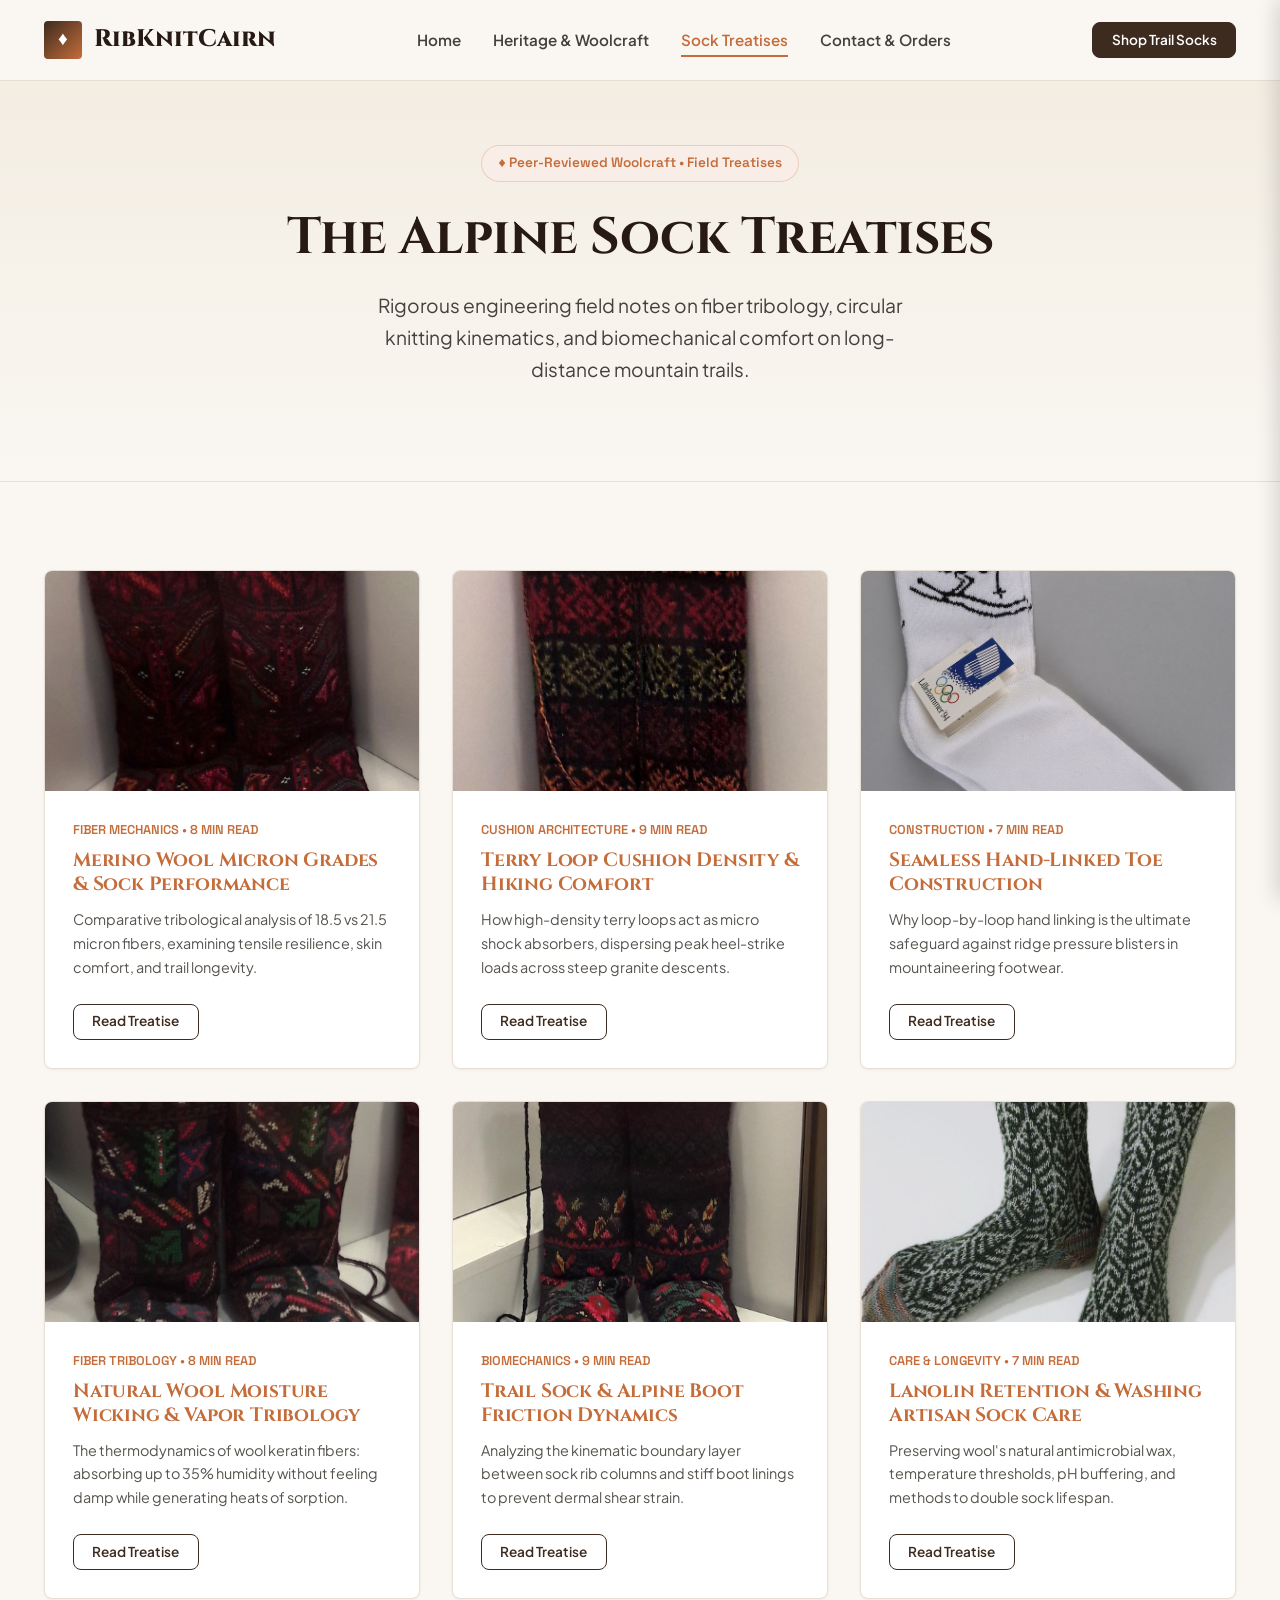
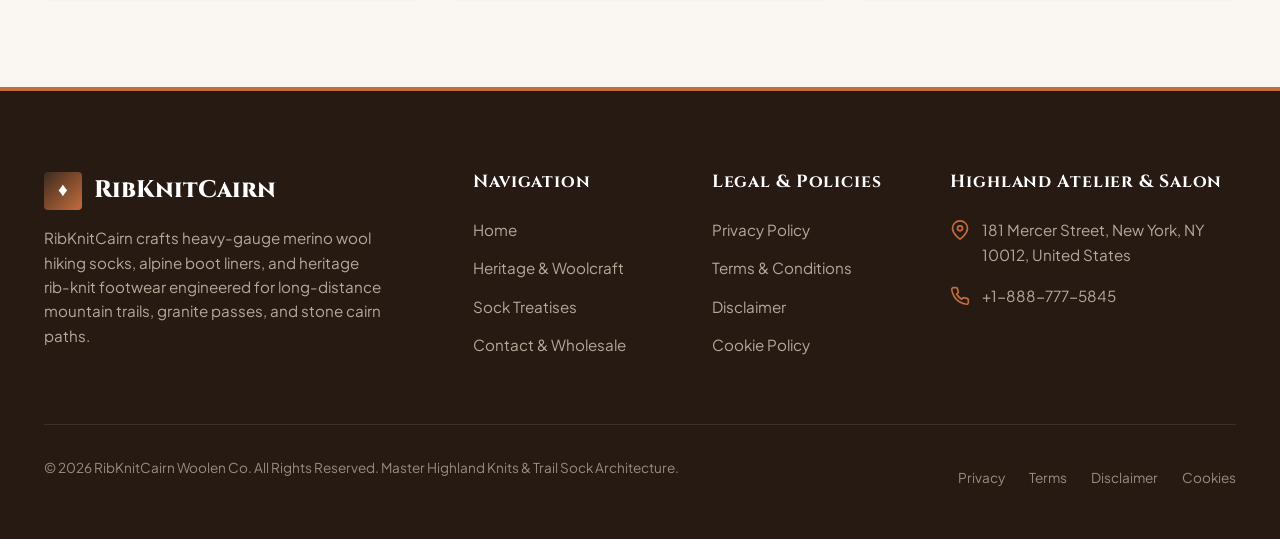
<file: blog/index.html>
<!DOCTYPE html>
<html lang="en">
<head>
  <meta charset="UTF-8">
  <meta name="viewport" content="width=device-width, initial-scale=1.0">
  <title>Sock Treatises & Highland Woolcraft Journal | RibKnitCairn</title>
  <meta name="description" content="Explore in-depth technical treatises on merino wool micron grades, terry loop cushion density, seamless toe linking, and moisture vapor tribology.">
  <link rel="canonical" href="https://ribknitcairn.com/blog/">
  
  <link rel="preconnect" href="https://fonts.googleapis.com">
<link rel="preconnect" href="https://fonts.gstatic.com" crossorigin>
<link href="https://fonts.googleapis.com/css2?family=Cinzel:wght@600;700;800&family=Plus+Jakarta+Sans:wght@400;500;600;700&family=Space+Grotesk:wght@500;600&display=swap" rel="stylesheet">
  <link rel="stylesheet" href="../assets/css/style.css">
  <!-- Google Analytics Tag -->
<script async src="https://www.googletagmanager.com/gtag/js?id=G-0LY0HY7L01"></script>
<script>
  window.dataLayer = window.dataLayer || [];
  function gtag(){dataLayer.push(arguments);}
  gtag('js', new Date());
  gtag('config', 'G-0LY0HY7L01');
</script>
  
</head>
<body><!-- Header Component (Strictly 1 per page) -->
<header class="site-header">
  <div class="container">
    <div class="header-inner">
      <a href="../index.php" class="brand-logo">
        <span class="crest-symbol">&#9830;</span>
        <span>RibKnitCairn</span>
      </a>
      <nav aria-label="Primary Navigation">
        <ul class="nav-menu">
          <li><a href="../index.php" class="nav-link ">Home</a></li>
          <li><a href="../about.html" class="nav-link ">Heritage &amp; Woolcraft</a></li>
          <li><a href="../blog.html" class="nav-link active">Sock Treatises</a></li>
          <li><a href="../contact.html" class="nav-link ">Contact &amp; Orders</a></li>
        </ul>
      </nav>
      <div class="nav-actions">
        <a href="../contact.html" class="btn btn-primary btn-sm">Shop Trail Socks</a>
        <button class="hamburger-btn" id="hamburger-btn" aria-label="Open Navigation Menu">
          <svg viewBox="0 0 24 24" fill="none" stroke="currentColor" stroke-width="2"><line x1="3" y1="12" x2="21" y2="12"/><line x1="3" y1="6" x2="21" y2="6"/><line x1="3" y1="18" x2="21" y2="18"/></svg>
        </button>
      </div>
    </div>
  </div>
</header>

<!-- Mobile Navigation Drawer (Strictly 1 per page) -->
<div class="drawer-overlay" id="drawer-overlay"></div>
<div class="mobile-drawer" id="mobile-drawer" role="dialog" aria-modal="true" aria-label="Mobile Navigation">
  <div class="drawer-header">
    <a href="../index.php" class="brand-logo" style="font-size:1.35rem;">
      <span class="crest-symbol" style="width:32px;height:32px;font-size:1rem;">&#9830;</span>
      <span>RibKnitCairn</span>
    </a>
    <button class="drawer-close-btn" id="drawer-close" aria-label="Close Navigation Menu">
      <svg width="24" height="24" viewBox="0 0 24 24" fill="none" stroke="currentColor" stroke-width="2"><line x1="18" y1="6" x2="6" y2="18"/><line x1="6" y1="6" x2="18" y2="18"/></svg>
    </button>
  </div>
  <ul class="drawer-nav">
    <li><a href="../index.php">Home</a></li>
    <li><a href="../about.html">Heritage &amp; Woolcraft</a></li>
    <li><a href="../blog.html">Sock Treatises</a></li>
    <li><a href="../contact.html">Contact &amp; Orders</a></li>
    <li><a href="../privacy-policy.html">Privacy Policy</a></li>
    <li><a href="../terms-and-conditions.html">Terms &amp; Conditions</a></li>
    <li><a href="../disclaimer.html">Disclaimer</a></li>
    <li><a href="../cookie-policy.html">Cookie Policy</a></li>
  </ul>
  <div style="margin-top:auto;padding-top:1.5rem;border-top:1px solid var(--color-border);">
    <a href="../contact.html" class="btn btn-accent" style="width:100%;">Shop Trail Socks</a>
  </div>
</div>

<section class="hero" style="padding:4rem 0;">
  <div class="container">
    <div style="max-width:780px;margin:0 auto;text-align:center;">
      <span class="hero-badge">&#9830; Peer-Reviewed Woolcraft &bull; Field Treatises</span>
      <h1>The Alpine Sock Treatises</h1>
      <p class="hero-lead" style="margin:0 auto 2rem;">
        Rigorous engineering field notes on fiber tribology, circular knitting kinematics, and biomechanical comfort on long-distance mountain trails.
      </p>
    </div>
  </div>
</section>

<section class="section">
  <div class="container">
    <div class="grid-3">
      <div class="card" style="padding:0;overflow:hidden;display:flex;flex-direction:column;">
        <img src="../assets/images/textured_geometric_knit_socks_14.jpg" alt="Merino Wool Micron Grades Study" style="width:100%;height:220px;object-fit:cover;">
        <div style="padding:1.75rem;display:flex;flex-direction:column;flex-grow:1;">
          <span style="font-family:var(--font-mono);font-size:0.8rem;color:var(--color-accent);font-weight:600;margin-bottom:0.5rem;">FIBER MECHANICS &bull; 8 MIN READ</span>
          <h4 style="margin-bottom:0.75rem;"><a href="merino-wool-micron-grades-sock-performance.html">Merino Wool Micron Grades &amp; Sock Performance</a></h4>
          <p style="font-size:0.9rem;color:var(--color-slate-600);margin-bottom:1.5rem;">
            Comparative tribological analysis of 18.5 vs 21.5 micron fibers, examining tensile resilience, skin comfort, and trail longevity.
          </p>
          <div style="margin-top:auto;">
            <a href="merino-wool-micron-grades-sock-performance.html" class="btn btn-outline btn-sm">Read Treatise</a>
          </div>
        </div>
      </div>

      <div class="card" style="padding:0;overflow:hidden;display:flex;flex-direction:column;">
        <img src="../assets/images/mountain_heritage_socks_15.jpg" alt="Terry Loop Cushion Density" style="width:100%;height:220px;object-fit:cover;">
        <div style="padding:1.75rem;display:flex;flex-direction:column;flex-grow:1;">
          <span style="font-family:var(--font-mono);font-size:0.8rem;color:var(--color-accent);font-weight:600;margin-bottom:0.5rem;">CUSHION ARCHITECTURE &bull; 9 MIN READ</span>
          <h4 style="margin-bottom:0.75rem;"><a href="terry-loop-cushion-density-hiking-comfort.html">Terry Loop Cushion Density &amp; Hiking Comfort</a></h4>
          <p style="font-size:0.9rem;color:var(--color-slate-600);margin-bottom:1.5rem;">
            How high-density terry loops act as micro shock absorbers, dispersing peak heel-strike loads across steep granite descents.
          </p>
          <div style="margin-top:auto;">
            <a href="terry-loop-cushion-density-hiking-comfort.html" class="btn btn-outline btn-sm">Read Treatise</a>
          </div>
        </div>
      </div>

      <div class="card" style="padding:0;overflow:hidden;display:flex;flex-direction:column;">
        <img src="../assets/images/nordic_heritage_knitted_socks.jpg" alt="Seamless Toe Linking" style="width:100%;height:220px;object-fit:cover;">
        <div style="padding:1.75rem;display:flex;flex-direction:column;flex-grow:1;">
          <span style="font-family:var(--font-mono);font-size:0.8rem;color:var(--color-accent);font-weight:600;margin-bottom:0.5rem;">CONSTRUCTION &bull; 7 MIN READ</span>
          <h4 style="margin-bottom:0.75rem;"><a href="seamless-hand-linked-toe-construction.html">Seamless Hand-Linked Toe Construction</a></h4>
          <p style="font-size:0.9rem;color:var(--color-slate-600);margin-bottom:1.5rem;">
            Why loop-by-loop hand linking is the ultimate safeguard against ridge pressure blisters in mountaineering footwear.
          </p>
          <div style="margin-top:auto;">
            <a href="seamless-hand-linked-toe-construction.html" class="btn btn-outline btn-sm">Read Treatise</a>
          </div>
        </div>
      </div>

      <div class="card" style="padding:0;overflow:hidden;display:flex;flex-direction:column;">
        <img src="../assets/images/mineral_dyed_heritage_socks_17.jpg" alt="Moisture Vapor Tribology" style="width:100%;height:220px;object-fit:cover;">
        <div style="padding:1.75rem;display:flex;flex-direction:column;flex-grow:1;">
          <span style="font-family:var(--font-mono);font-size:0.8rem;color:var(--color-accent);font-weight:600;margin-bottom:0.5rem;">FIBER TRIBOLOGY &bull; 8 MIN READ</span>
          <h4 style="margin-bottom:0.75rem;"><a href="natural-wool-moisture-wicking-vapor-tribology.html">Natural Wool Moisture Wicking &amp; Vapor Tribology</a></h4>
          <p style="font-size:0.9rem;color:var(--color-slate-600);margin-bottom:1.5rem;">
            The thermodynamics of wool keratin fibers: absorbing up to 35% humidity without feeling damp while generating heats of sorption.
          </p>
          <div style="margin-top:auto;">
            <a href="natural-wool-moisture-wicking-vapor-tribology.html" class="btn btn-outline btn-sm">Read Treatise</a>
          </div>
        </div>
      </div>

      <div class="card" style="padding:0;overflow:hidden;display:flex;flex-direction:column;">
        <img src="../assets/images/rustic_cairn_knitted_socks_12.jpg" alt="Trail Sock Boot Friction Dynamics" style="width:100%;height:220px;object-fit:cover;">
        <div style="padding:1.75rem;display:flex;flex-direction:column;flex-grow:1;">
          <span style="font-family:var(--font-mono);font-size:0.8rem;color:var(--color-accent);font-weight:600;margin-bottom:0.5rem;">BIOMECHANICS &bull; 9 MIN READ</span>
          <h4 style="margin-bottom:0.75rem;"><a href="trail-sock-boot-friction-dynamics.html">Trail Sock &amp; Alpine Boot Friction Dynamics</a></h4>
          <p style="font-size:0.9rem;color:var(--color-slate-600);margin-bottom:1.5rem;">
            Analyzing the kinematic boundary layer between sock rib columns and stiff boot linings to prevent dermal shear strain.
          </p>
          <div style="margin-top:auto;">
            <a href="trail-sock-boot-friction-dynamics.html" class="btn btn-outline btn-sm">Read Treatise</a>
          </div>
        </div>
      </div>

      <div class="card" style="padding:0;overflow:hidden;display:flex;flex-direction:column;">
        <img src="../assets/images/autumn_leaves_handknit_rib_socks.jpg" alt="Lanolin Retention & Washing" style="width:100%;height:220px;object-fit:cover;">
        <div style="padding:1.75rem;display:flex;flex-direction:column;flex-grow:1;">
          <span style="font-family:var(--font-mono);font-size:0.8rem;color:var(--color-accent);font-weight:600;margin-bottom:0.5rem;">CARE &amp; LONGEVITY &bull; 7 MIN READ</span>
          <h4 style="margin-bottom:0.75rem;"><a href="lanolin-retention-washing-artisan-sock-care.html">Lanolin Retention &amp; Washing Artisan Sock Care</a></h4>
          <p style="font-size:0.9rem;color:var(--color-slate-600);margin-bottom:1.5rem;">
            Preserving wool's natural antimicrobial wax, temperature thresholds, pH buffering, and methods to double sock lifespan.
          </p>
          <div style="margin-top:auto;">
            <a href="lanolin-retention-washing-artisan-sock-care.html" class="btn btn-outline btn-sm">Read Treatise</a>
          </div>
        </div>
      </div>
    </div>
  </div>
</section>
<!-- Institutional Site Footer -->
<footer class="site-footer">
  <div class="container">
    <div class="footer-grid">
      <div class="footer-brand">
        <a href="../index.php" class="brand-logo" style="color:#ffffff;margin-bottom:1rem;display:inline-flex;">
          <span class="crest-symbol">&#9830;</span>
          <span>RibKnitCairn</span>
        </a>
        <p>
          RibKnitCairn crafts heavy-gauge merino wool hiking socks, alpine boot liners, and heritage rib-knit footwear engineered for long-distance mountain trails, granite passes, and stone cairn paths.
        </p>
      </div>

      <div class="footer-col">
        <h4>Navigation</h4>
        <ul class="footer-links">
          <li><a href="../index.php">Home</a></li>
          <li><a href="../about.html">Heritage &amp; Woolcraft</a></li>
          <li><a href="../blog.html">Sock Treatises</a></li>
          <li><a href="../contact.html">Contact &amp; Wholesale</a></li>
        </ul>
      </div>

      <div class="footer-col">
        <h4>Legal &amp; Policies</h4>
        <ul class="footer-links">
          <li><a href="../privacy-policy.html">Privacy Policy</a></li>
          <li><a href="../terms-and-conditions.html">Terms &amp; Conditions</a></li>
          <li><a href="../disclaimer.html">Disclaimer</a></li>
          <li><a href="../cookie-policy.html">Cookie Policy</a></li>
        </ul>
      </div>

      <div class="footer-col">
        <h4>Highland Atelier &amp; Salon</h4>
        <div class="footer-contact-item">
          <svg viewBox="0 0 24 24" fill="none" stroke="currentColor" stroke-width="2"><path d="M21 10c0 7-9 13-9 13s-9-6-9-13a9 9 0 0 1 18 0z"/><circle cx="12" cy="10" r="3"/></svg>
          <span>181 Mercer Street, New York, NY 10012, United States</span>
        </div>
        <div class="footer-contact-item">
          <svg viewBox="0 0 24 24" fill="none" stroke="currentColor" stroke-width="2"><path d="M22 16.92v3a2 2 0 0 1-2.18 2 19.79 19.79 0 0 1-8.63-3.07 19.5 19.5 0 0 1-6-6 19.79 19.79 0 0 1-3.07-8.67A2 2 0 0 1 4.11 2h3a2 2 0 0 1 2 1.72 12.84 12.84 0 0 0 .7 2.81 2 2 0 0 1-.45 2.11L8.09 9.91a16 16 0 0 0 6 6l1.27-1.27a2 2 0 0 1 2.11-.45 12.84 12.84 0 0 0 2.81.7A2 2 0 0 1 22 16.92z"/></svg>
          <span>+1-888-777-5845</span>
        </div>
      </div>
    </div>

    <div class="footer-bottom">
      <p>&copy; 2026 RibKnitCairn Woolen Co. All Rights Reserved. Master Highland Knits &amp; Trail Sock Architecture.</p>
      <div class="footer-legal-links">
        <a href="../privacy-policy.html">Privacy</a>
        <a href="../terms-and-conditions.html">Terms</a>
        <a href="../disclaimer.html">Disclaimer</a>
        <a href="../cookie-policy.html">Cookies</a>
      </div>
    </div>
  </div>
</footer>
<script src="../assets/js/main.js"></script>
</body>
</html>
</file>
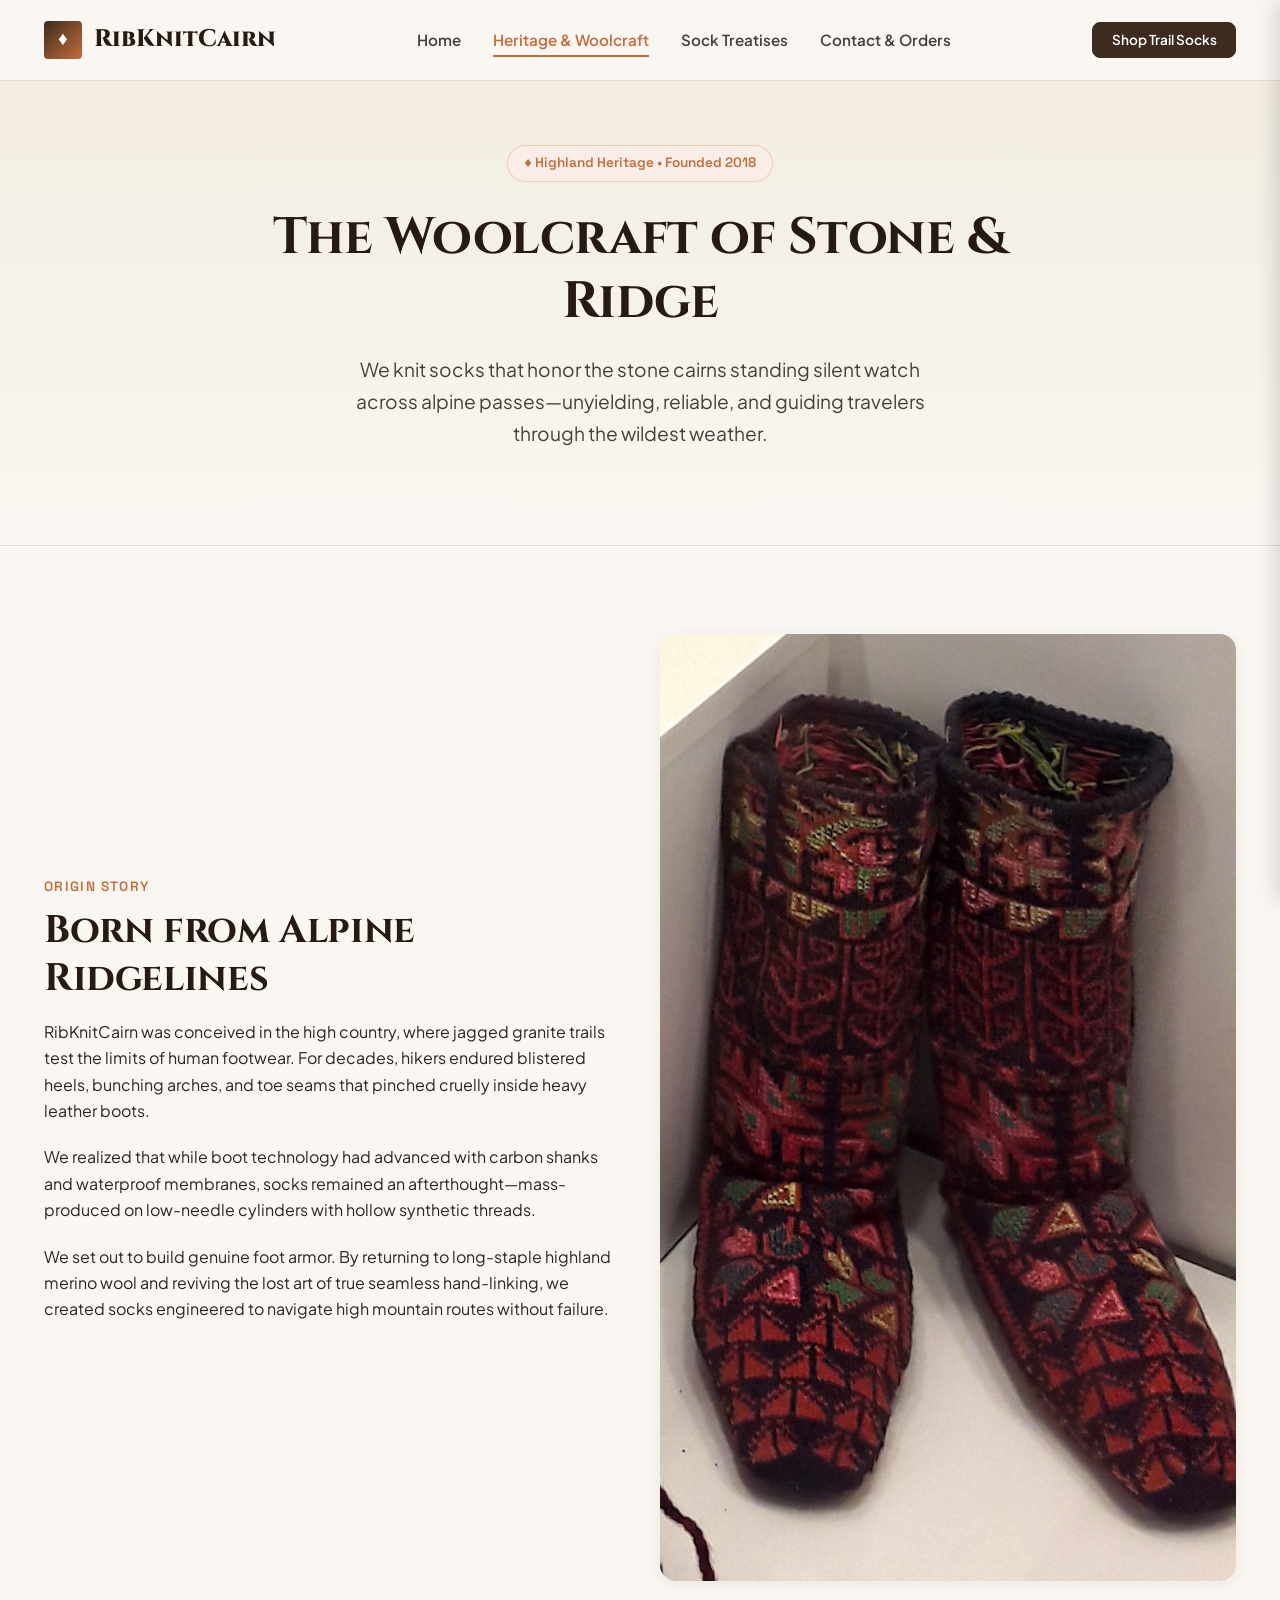
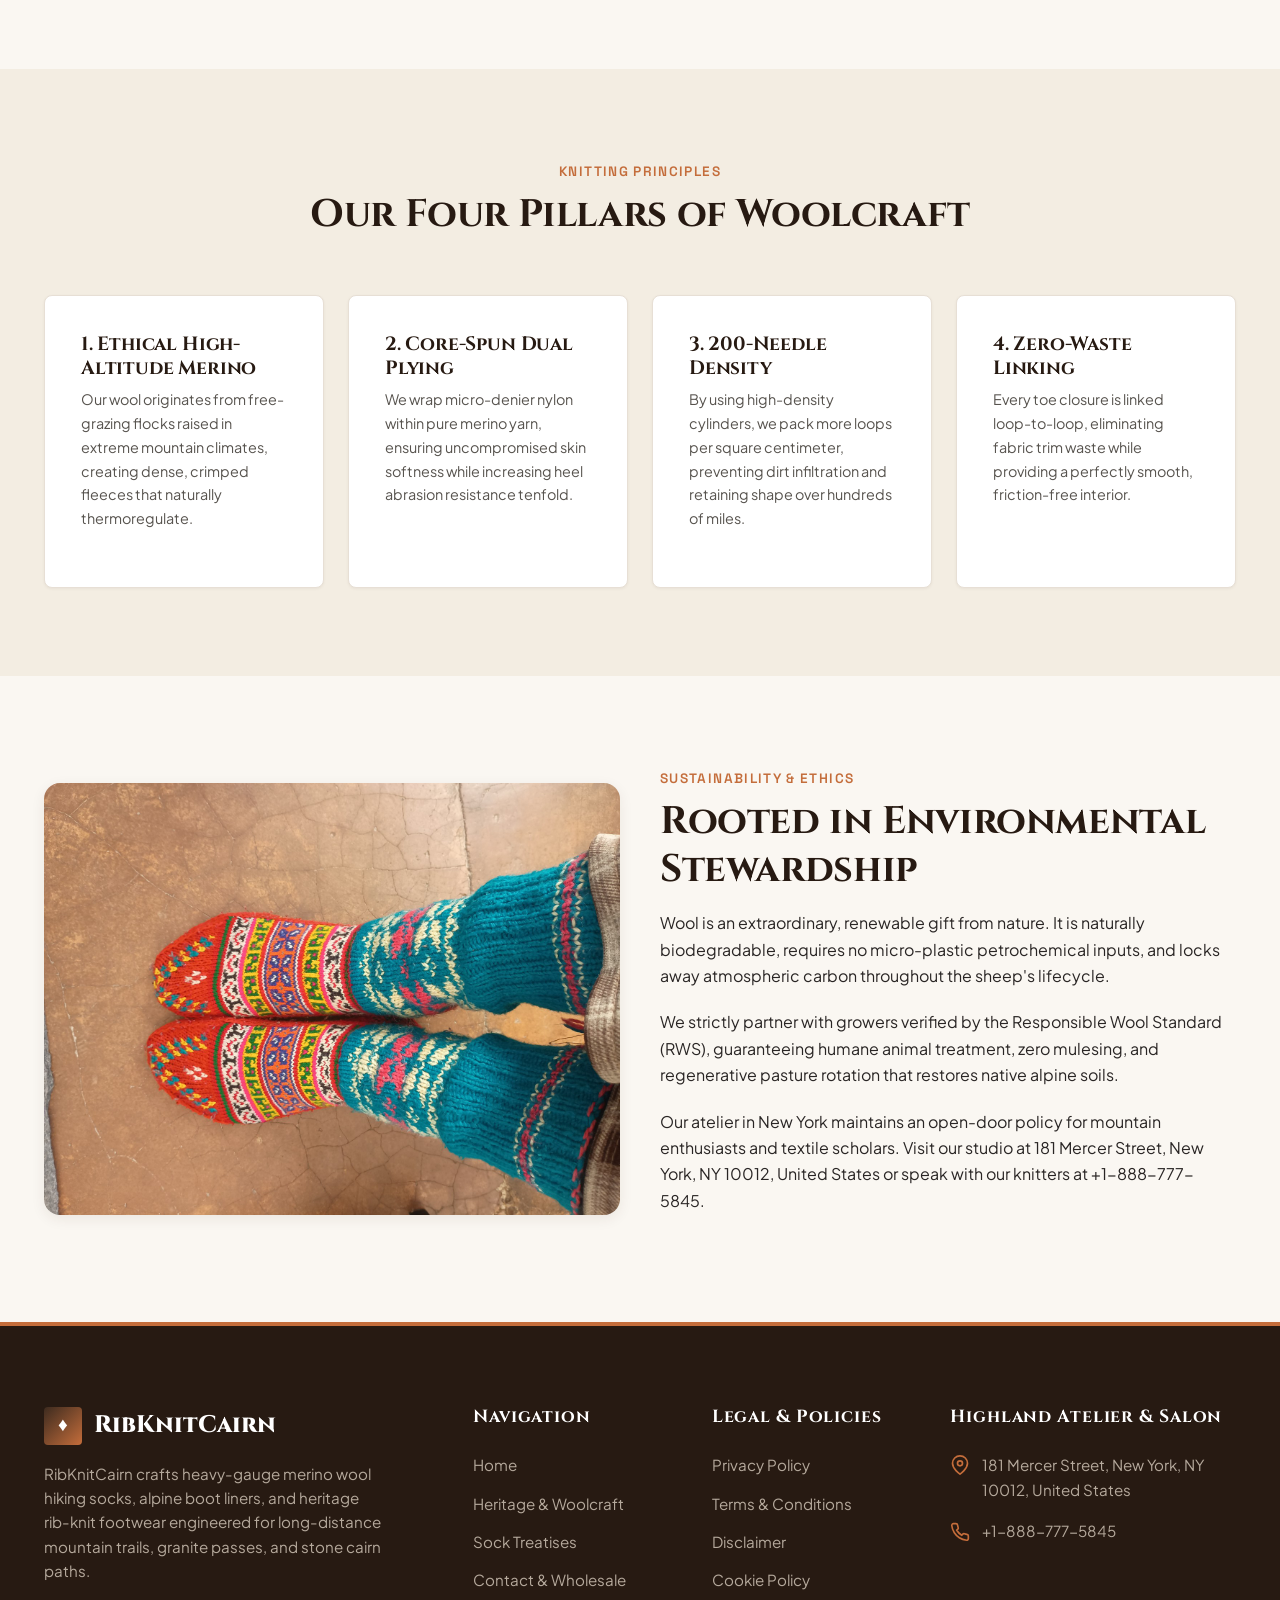
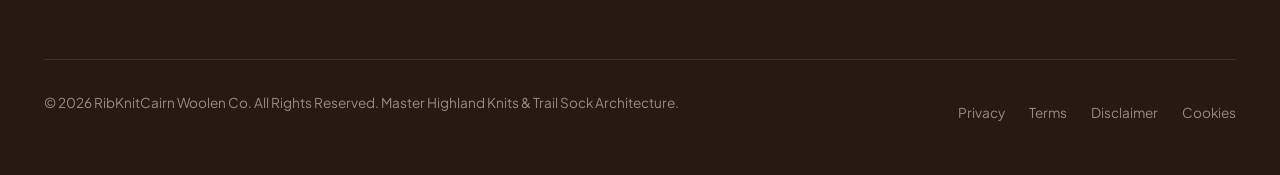
<file: about.html>
<!DOCTYPE html>
<html lang="en">
<head>
  <meta charset="UTF-8">
  <meta name="viewport" content="width=device-width, initial-scale=1.0">
  <title>Heritage & Woolcraft | RibKnitCairn Artisan Mountain Socks</title>
  <meta name="description" content="Learn about RibKnitCairn's mountain heritage, ethical high-altitude merino sourcing, 200-needle circular knitting technology, and seamless hand-linked toe closures.">
  <link rel="canonical" href="https://ribknitcairn.com/about.html">
  
  <link rel="preconnect" href="https://fonts.googleapis.com">
<link rel="preconnect" href="https://fonts.gstatic.com" crossorigin>
<link href="https://fonts.googleapis.com/css2?family=Cinzel:wght@600;700;800&family=Plus+Jakarta+Sans:wght@400;500;600;700&family=Space+Grotesk:wght@500;600&display=swap" rel="stylesheet">
  <link rel="stylesheet" href="assets/css/style.css">
  <!-- Google Analytics Tag -->
<script async src="https://www.googletagmanager.com/gtag/js?id=G-0LY0HY7L01"></script>
<script>
  window.dataLayer = window.dataLayer || [];
  function gtag(){dataLayer.push(arguments);}
  gtag('js', new Date());
  gtag('config', 'G-0LY0HY7L01');
</script>
  
</head>
<body><!-- Header Component (Strictly 1 per page) -->
<header class="site-header">
  <div class="container">
    <div class="header-inner">
      <a href="index.php" class="brand-logo">
        <span class="crest-symbol">&#9830;</span>
        <span>RibKnitCairn</span>
      </a>
      <nav aria-label="Primary Navigation">
        <ul class="nav-menu">
          <li><a href="index.php" class="nav-link ">Home</a></li>
          <li><a href="about.html" class="nav-link active">Heritage &amp; Woolcraft</a></li>
          <li><a href="blog.html" class="nav-link ">Sock Treatises</a></li>
          <li><a href="contact.html" class="nav-link ">Contact &amp; Orders</a></li>
        </ul>
      </nav>
      <div class="nav-actions">
        <a href="contact.html" class="btn btn-primary btn-sm">Shop Trail Socks</a>
        <button class="hamburger-btn" id="hamburger-btn" aria-label="Open Navigation Menu">
          <svg viewBox="0 0 24 24" fill="none" stroke="currentColor" stroke-width="2"><line x1="3" y1="12" x2="21" y2="12"/><line x1="3" y1="6" x2="21" y2="6"/><line x1="3" y1="18" x2="21" y2="18"/></svg>
        </button>
      </div>
    </div>
  </div>
</header>

<!-- Mobile Navigation Drawer (Strictly 1 per page) -->
<div class="drawer-overlay" id="drawer-overlay"></div>
<div class="mobile-drawer" id="mobile-drawer" role="dialog" aria-modal="true" aria-label="Mobile Navigation">
  <div class="drawer-header">
    <a href="index.php" class="brand-logo" style="font-size:1.35rem;">
      <span class="crest-symbol" style="width:32px;height:32px;font-size:1rem;">&#9830;</span>
      <span>RibKnitCairn</span>
    </a>
    <button class="drawer-close-btn" id="drawer-close" aria-label="Close Navigation Menu">
      <svg width="24" height="24" viewBox="0 0 24 24" fill="none" stroke="currentColor" stroke-width="2"><line x1="18" y1="6" x2="6" y2="18"/><line x1="6" y1="6" x2="18" y2="18"/></svg>
    </button>
  </div>
  <ul class="drawer-nav">
    <li><a href="index.php">Home</a></li>
    <li><a href="about.html">Heritage &amp; Woolcraft</a></li>
    <li><a href="blog.html">Sock Treatises</a></li>
    <li><a href="contact.html">Contact &amp; Orders</a></li>
    <li><a href="privacy-policy.html">Privacy Policy</a></li>
    <li><a href="terms-and-conditions.html">Terms &amp; Conditions</a></li>
    <li><a href="disclaimer.html">Disclaimer</a></li>
    <li><a href="cookie-policy.html">Cookie Policy</a></li>
  </ul>
  <div style="margin-top:auto;padding-top:1.5rem;border-top:1px solid var(--color-border);">
    <a href="contact.html" class="btn btn-accent" style="width:100%;">Shop Trail Socks</a>
  </div>
</div>

<section class="hero" style="padding:4rem 0;">
  <div class="container">
    <div style="max-width:780px;margin:0 auto;text-align:center;">
      <span class="hero-badge">&#9830; Highland Heritage &bull; Founded 2018</span>
      <h1>The Woolcraft of Stone &amp; Ridge</h1>
      <p class="hero-lead" style="margin:0 auto 2rem;">
        We knit socks that honor the stone cairns standing silent watch across alpine passes—unyielding, reliable, and guiding travelers through the wildest weather.
      </p>
    </div>
  </div>
</section>

<section class="section">
  <div class="container">
    <div class="grid-2">
      <div>
        <span class="section-tag">Origin Story</span>
        <h2>Born from Alpine Ridgelines</h2>
        <p>
          RibKnitCairn was conceived in the high country, where jagged granite trails test the limits of human footwear. For decades, hikers endured blistered heels, bunching arches, and toe seams that pinched cruelly inside heavy leather boots.
        </p>
        <p>
          We realized that while boot technology had advanced with carbon shanks and waterproof membranes, socks remained an afterthought—mass-produced on low-needle cylinders with hollow synthetic threads.
        </p>
        <p>
          We set out to build genuine foot armor. By returning to long-staple highland merino wool and reviving the lost art of true seamless hand-linking, we created socks engineered to navigate high mountain routes without failure.
        </p>
      </div>
      <div>
        <img src="assets/images/traditional_highland_rib_socks_13.jpg" alt="Traditional Highland Wool Rib Socks" style="border-radius:var(--radius-lg);box-shadow:var(--shadow-md);">
      </div>
    </div>
  </div>
</section>

<section class="section section-alt">
  <div class="container">
    <div class="section-header">
      <span class="section-tag">Knitting Principles</span>
      <h2>Our Four Pillars of Woolcraft</h2>
    </div>
    <div class="grid-4">
      <div class="card">
        <h4>1. Ethical High-Altitude Merino</h4>
        <p style="font-size:0.9rem;color:var(--color-slate-600);">
          Our wool originates from free-grazing flocks raised in extreme mountain climates, creating dense, crimped fleeces that naturally thermoregulate.
        </p>
      </div>
      <div class="card">
        <h4>2. Core-Spun Dual Plying</h4>
        <p style="font-size:0.9rem;color:var(--color-slate-600);">
          We wrap micro-denier nylon within pure merino yarn, ensuring uncompromised skin softness while increasing heel abrasion resistance tenfold.
        </p>
      </div>
      <div class="card">
        <h4>3. 200-Needle Density</h4>
        <p style="font-size:0.9rem;color:var(--color-slate-600);">
          By using high-density cylinders, we pack more loops per square centimeter, preventing dirt infiltration and retaining shape over hundreds of miles.
        </p>
      </div>
      <div class="card">
        <h4>4. Zero-Waste Linking</h4>
        <p style="font-size:0.9rem;color:var(--color-slate-600);">
          Every toe closure is linked loop-to-loop, eliminating fabric trim waste while providing a perfectly smooth, friction-free interior.
        </p>
      </div>
    </div>
  </div>
</section>

<section class="section">
  <div class="container">
    <div class="grid-2">
      <div>
        <img src="assets/images/himachali_artisan_pattern_socks_4.jpg" alt="Artisan socks inspection" style="border-radius:var(--radius-lg);box-shadow:var(--shadow-md);">
      </div>
      <div>
        <span class="section-tag">Sustainability &amp; Ethics</span>
        <h2>Rooted in Environmental Stewardship</h2>
        <p>
          Wool is an extraordinary, renewable gift from nature. It is naturally biodegradable, requires no micro-plastic petrochemical inputs, and locks away atmospheric carbon throughout the sheep's lifecycle.
        </p>
        <p>
          We strictly partner with growers verified by the Responsible Wool Standard (RWS), guaranteeing humane animal treatment, zero mulesing, and regenerative pasture rotation that restores native alpine soils.
        </p>
        <p>
          Our atelier in New York maintains an open-door policy for mountain enthusiasts and textile scholars. Visit our studio at 181 Mercer Street, New York, NY 10012, United States or speak with our knitters at +1-888-777-5845.
        </p>
      </div>
    </div>
  </div>
</section>
<!-- Institutional Site Footer -->
<footer class="site-footer">
  <div class="container">
    <div class="footer-grid">
      <div class="footer-brand">
        <a href="index.php" class="brand-logo" style="color:#ffffff;margin-bottom:1rem;display:inline-flex;">
          <span class="crest-symbol">&#9830;</span>
          <span>RibKnitCairn</span>
        </a>
        <p>
          RibKnitCairn crafts heavy-gauge merino wool hiking socks, alpine boot liners, and heritage rib-knit footwear engineered for long-distance mountain trails, granite passes, and stone cairn paths.
        </p>
      </div>

      <div class="footer-col">
        <h4>Navigation</h4>
        <ul class="footer-links">
          <li><a href="index.php">Home</a></li>
          <li><a href="about.html">Heritage &amp; Woolcraft</a></li>
          <li><a href="blog.html">Sock Treatises</a></li>
          <li><a href="contact.html">Contact &amp; Wholesale</a></li>
        </ul>
      </div>

      <div class="footer-col">
        <h4>Legal &amp; Policies</h4>
        <ul class="footer-links">
          <li><a href="privacy-policy.html">Privacy Policy</a></li>
          <li><a href="terms-and-conditions.html">Terms &amp; Conditions</a></li>
          <li><a href="disclaimer.html">Disclaimer</a></li>
          <li><a href="cookie-policy.html">Cookie Policy</a></li>
        </ul>
      </div>

      <div class="footer-col">
        <h4>Highland Atelier &amp; Salon</h4>
        <div class="footer-contact-item">
          <svg viewBox="0 0 24 24" fill="none" stroke="currentColor" stroke-width="2"><path d="M21 10c0 7-9 13-9 13s-9-6-9-13a9 9 0 0 1 18 0z"/><circle cx="12" cy="10" r="3"/></svg>
          <span>181 Mercer Street, New York, NY 10012, United States</span>
        </div>
        <div class="footer-contact-item">
          <svg viewBox="0 0 24 24" fill="none" stroke="currentColor" stroke-width="2"><path d="M22 16.92v3a2 2 0 0 1-2.18 2 19.79 19.79 0 0 1-8.63-3.07 19.5 19.5 0 0 1-6-6 19.79 19.79 0 0 1-3.07-8.67A2 2 0 0 1 4.11 2h3a2 2 0 0 1 2 1.72 12.84 12.84 0 0 0 .7 2.81 2 2 0 0 1-.45 2.11L8.09 9.91a16 16 0 0 0 6 6l1.27-1.27a2 2 0 0 1 2.11-.45 12.84 12.84 0 0 0 2.81.7A2 2 0 0 1 22 16.92z"/></svg>
          <span>+1-888-777-5845</span>
        </div>
      </div>
    </div>

    <div class="footer-bottom">
      <p>&copy; 2026 RibKnitCairn Woolen Co. All Rights Reserved. Master Highland Knits &amp; Trail Sock Architecture.</p>
      <div class="footer-legal-links">
        <a href="privacy-policy.html">Privacy</a>
        <a href="terms-and-conditions.html">Terms</a>
        <a href="disclaimer.html">Disclaimer</a>
        <a href="cookie-policy.html">Cookies</a>
      </div>
    </div>
  </div>
</footer>
<script src="assets/js/main.js"></script>
</body>
</html>
</file>
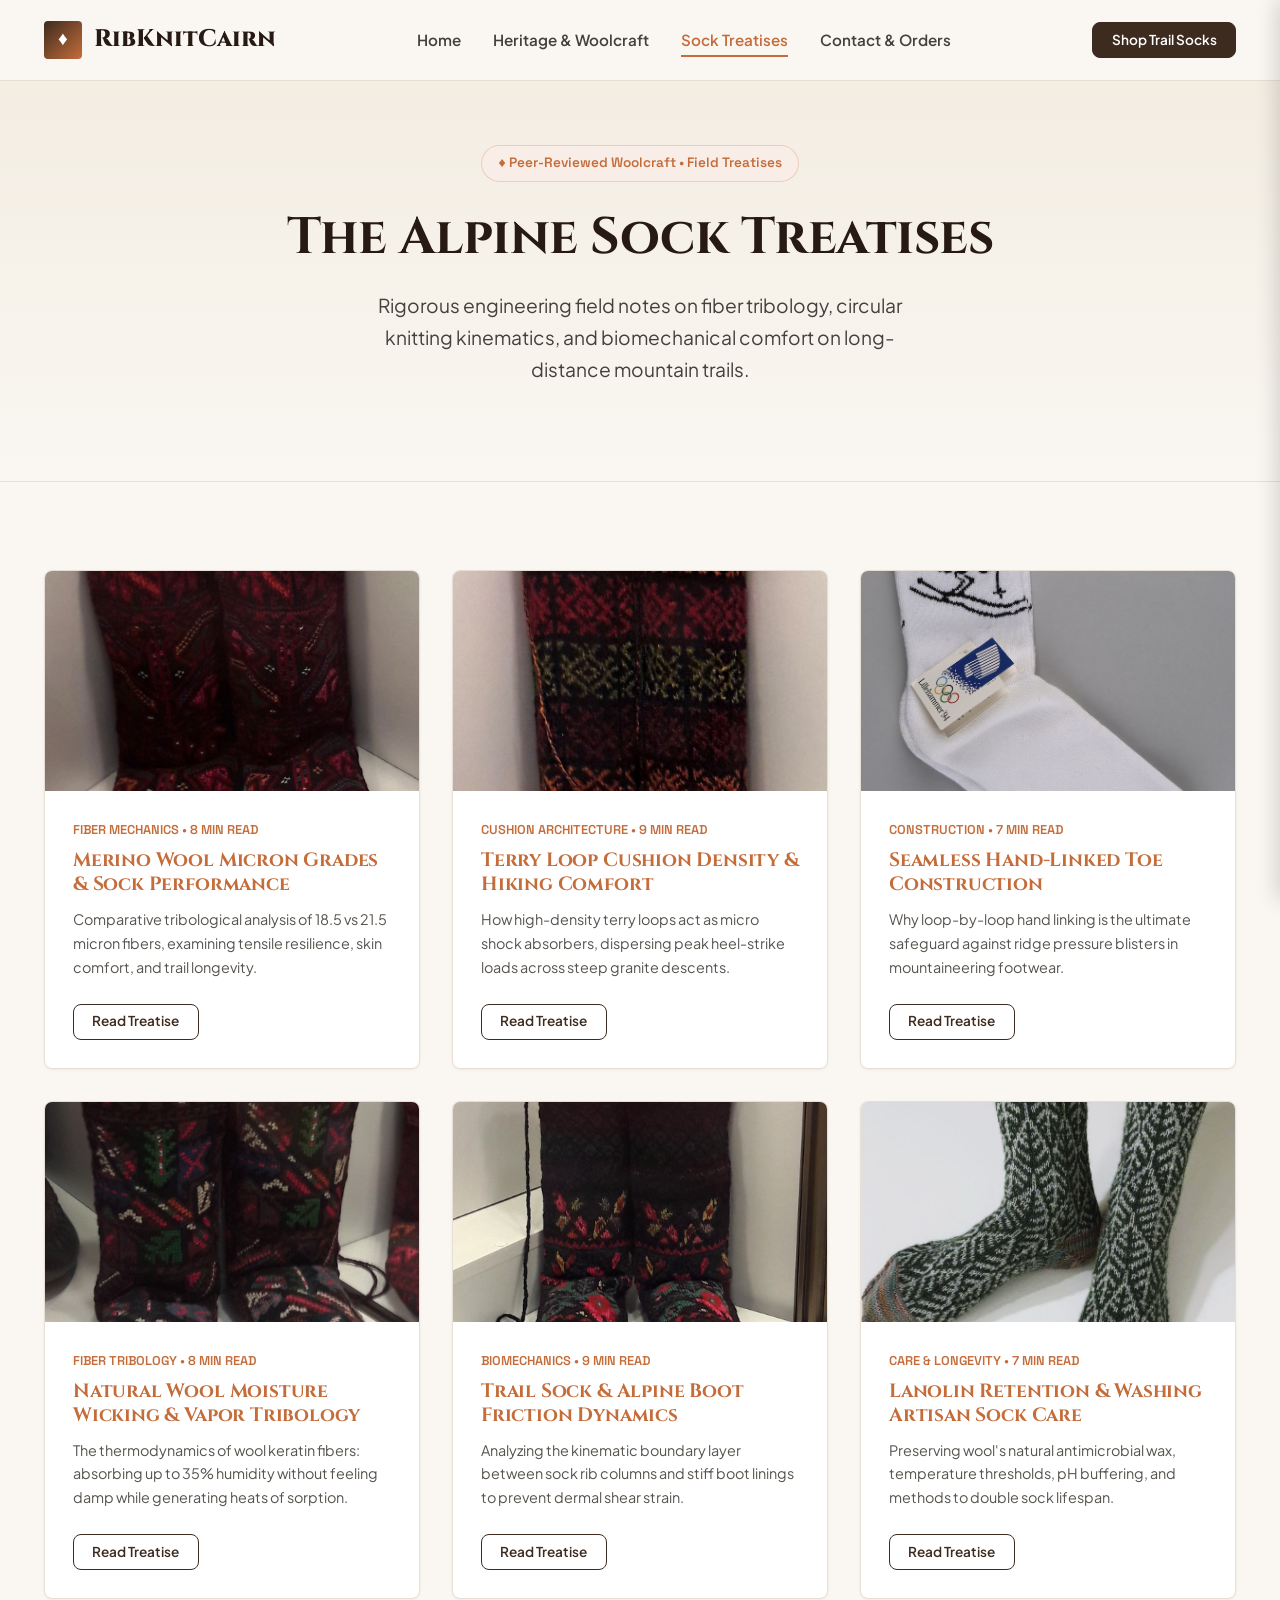
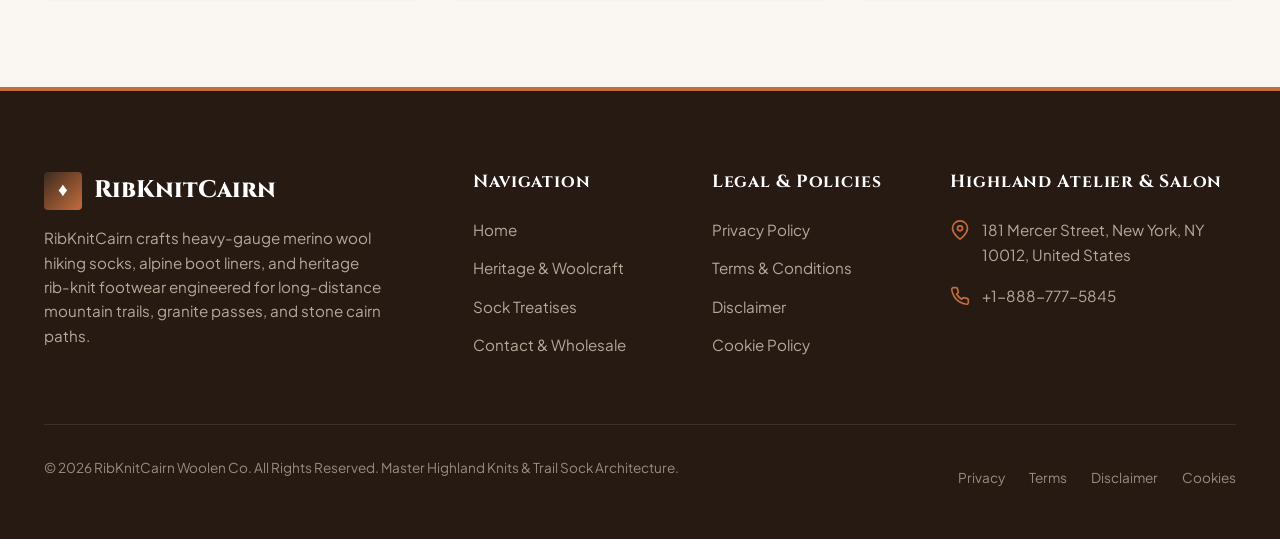
<file: blog.html>
<!DOCTYPE html>
<html lang="en">
<head>
  <meta charset="UTF-8">
  <meta name="viewport" content="width=device-width, initial-scale=1.0">
  <title>Sock Treatises & Highland Woolcraft Journal | RibKnitCairn</title>
  <meta name="description" content="Explore in-depth technical treatises on merino wool micron grades, terry loop cushion density, seamless toe linking, and moisture vapor tribology.">
  <link rel="canonical" href="https://ribknitcairn.com/blog.html">
  
  <link rel="preconnect" href="https://fonts.googleapis.com">
<link rel="preconnect" href="https://fonts.gstatic.com" crossorigin>
<link href="https://fonts.googleapis.com/css2?family=Cinzel:wght@600;700;800&family=Plus+Jakarta+Sans:wght@400;500;600;700&family=Space+Grotesk:wght@500;600&display=swap" rel="stylesheet">
  <link rel="stylesheet" href="assets/css/style.css">
  <!-- Google Analytics Tag -->
<script async src="https://www.googletagmanager.com/gtag/js?id=G-0LY0HY7L01"></script>
<script>
  window.dataLayer = window.dataLayer || [];
  function gtag(){dataLayer.push(arguments);}
  gtag('js', new Date());
  gtag('config', 'G-0LY0HY7L01');
</script>
  
</head>
<body><!-- Header Component (Strictly 1 per page) -->
<header class="site-header">
  <div class="container">
    <div class="header-inner">
      <a href="index.php" class="brand-logo">
        <span class="crest-symbol">&#9830;</span>
        <span>RibKnitCairn</span>
      </a>
      <nav aria-label="Primary Navigation">
        <ul class="nav-menu">
          <li><a href="index.php" class="nav-link ">Home</a></li>
          <li><a href="about.html" class="nav-link ">Heritage &amp; Woolcraft</a></li>
          <li><a href="blog.html" class="nav-link active">Sock Treatises</a></li>
          <li><a href="contact.html" class="nav-link ">Contact &amp; Orders</a></li>
        </ul>
      </nav>
      <div class="nav-actions">
        <a href="contact.html" class="btn btn-primary btn-sm">Shop Trail Socks</a>
        <button class="hamburger-btn" id="hamburger-btn" aria-label="Open Navigation Menu">
          <svg viewBox="0 0 24 24" fill="none" stroke="currentColor" stroke-width="2"><line x1="3" y1="12" x2="21" y2="12"/><line x1="3" y1="6" x2="21" y2="6"/><line x1="3" y1="18" x2="21" y2="18"/></svg>
        </button>
      </div>
    </div>
  </div>
</header>

<!-- Mobile Navigation Drawer (Strictly 1 per page) -->
<div class="drawer-overlay" id="drawer-overlay"></div>
<div class="mobile-drawer" id="mobile-drawer" role="dialog" aria-modal="true" aria-label="Mobile Navigation">
  <div class="drawer-header">
    <a href="index.php" class="brand-logo" style="font-size:1.35rem;">
      <span class="crest-symbol" style="width:32px;height:32px;font-size:1rem;">&#9830;</span>
      <span>RibKnitCairn</span>
    </a>
    <button class="drawer-close-btn" id="drawer-close" aria-label="Close Navigation Menu">
      <svg width="24" height="24" viewBox="0 0 24 24" fill="none" stroke="currentColor" stroke-width="2"><line x1="18" y1="6" x2="6" y2="18"/><line x1="6" y1="6" x2="18" y2="18"/></svg>
    </button>
  </div>
  <ul class="drawer-nav">
    <li><a href="index.php">Home</a></li>
    <li><a href="about.html">Heritage &amp; Woolcraft</a></li>
    <li><a href="blog.html">Sock Treatises</a></li>
    <li><a href="contact.html">Contact &amp; Orders</a></li>
    <li><a href="privacy-policy.html">Privacy Policy</a></li>
    <li><a href="terms-and-conditions.html">Terms &amp; Conditions</a></li>
    <li><a href="disclaimer.html">Disclaimer</a></li>
    <li><a href="cookie-policy.html">Cookie Policy</a></li>
  </ul>
  <div style="margin-top:auto;padding-top:1.5rem;border-top:1px solid var(--color-border);">
    <a href="contact.html" class="btn btn-accent" style="width:100%;">Shop Trail Socks</a>
  </div>
</div>

<section class="hero" style="padding:4rem 0;">
  <div class="container">
    <div style="max-width:780px;margin:0 auto;text-align:center;">
      <span class="hero-badge">&#9830; Peer-Reviewed Woolcraft &bull; Field Treatises</span>
      <h1>The Alpine Sock Treatises</h1>
      <p class="hero-lead" style="margin:0 auto 2rem;">
        Rigorous engineering field notes on fiber tribology, circular knitting kinematics, and biomechanical comfort on long-distance mountain trails.
      </p>
    </div>
  </div>
</section>

<section class="section">
  <div class="container">
    <div class="grid-3">
      <!-- Article 1 -->
      <div class="card" style="padding:0;overflow:hidden;display:flex;flex-direction:column;">
        <img src="assets/images/textured_geometric_knit_socks_14.jpg" alt="Merino Wool Micron Grades Study" style="width:100%;height:220px;object-fit:cover;">
        <div style="padding:1.75rem;display:flex;flex-direction:column;flex-grow:1;">
          <span style="font-family:var(--font-mono);font-size:0.8rem;color:var(--color-accent);font-weight:600;margin-bottom:0.5rem;">FIBER MECHANICS &bull; 8 MIN READ</span>
          <h4 style="margin-bottom:0.75rem;"><a href="blog/merino-wool-micron-grades-sock-performance.html">Merino Wool Micron Grades &amp; Sock Performance</a></h4>
          <p style="font-size:0.9rem;color:var(--color-slate-600);margin-bottom:1.5rem;">
            Comparative tribological analysis of 18.5 vs 21.5 micron fibers, examining tensile resilience, skin comfort, and trail longevity.
          </p>
          <div style="margin-top:auto;">
            <a href="blog/merino-wool-micron-grades-sock-performance.html" class="btn btn-outline btn-sm">Read Treatise</a>
          </div>
        </div>
      </div>

      <!-- Article 2 -->
      <div class="card" style="padding:0;overflow:hidden;display:flex;flex-direction:column;">
        <img src="assets/images/mountain_heritage_socks_15.jpg" alt="Terry Loop Cushion Density" style="width:100%;height:220px;object-fit:cover;">
        <div style="padding:1.75rem;display:flex;flex-direction:column;flex-grow:1;">
          <span style="font-family:var(--font-mono);font-size:0.8rem;color:var(--color-accent);font-weight:600;margin-bottom:0.5rem;">CUSHION ARCHITECTURE &bull; 9 MIN READ</span>
          <h4 style="margin-bottom:0.75rem;"><a href="blog/terry-loop-cushion-density-hiking-comfort.html">Terry Loop Cushion Density &amp; Hiking Comfort</a></h4>
          <p style="font-size:0.9rem;color:var(--color-slate-600);margin-bottom:1.5rem;">
            How high-density terry loops act as micro shock absorbers, dispersing peak heel-strike loads across steep granite descents.
          </p>
          <div style="margin-top:auto;">
            <a href="blog/terry-loop-cushion-density-hiking-comfort.html" class="btn btn-outline btn-sm">Read Treatise</a>
          </div>
        </div>
      </div>

      <!-- Article 3 -->
      <div class="card" style="padding:0;overflow:hidden;display:flex;flex-direction:column;">
        <img src="assets/images/nordic_heritage_knitted_socks.jpg" alt="Seamless Toe Linking" style="width:100%;height:220px;object-fit:cover;">
        <div style="padding:1.75rem;display:flex;flex-direction:column;flex-grow:1;">
          <span style="font-family:var(--font-mono);font-size:0.8rem;color:var(--color-accent);font-weight:600;margin-bottom:0.5rem;">CONSTRUCTION &bull; 7 MIN READ</span>
          <h4 style="margin-bottom:0.75rem;"><a href="blog/seamless-hand-linked-toe-construction.html">Seamless Hand-Linked Toe Construction</a></h4>
          <p style="font-size:0.9rem;color:var(--color-slate-600);margin-bottom:1.5rem;">
            Why loop-by-loop hand linking is the ultimate safeguard against ridge pressure blisters in mountaineering footwear.
          </p>
          <div style="margin-top:auto;">
            <a href="blog/seamless-hand-linked-toe-construction.html" class="btn btn-outline btn-sm">Read Treatise</a>
          </div>
        </div>
      </div>

      <!-- Article 4 -->
      <div class="card" style="padding:0;overflow:hidden;display:flex;flex-direction:column;">
        <img src="assets/images/mineral_dyed_heritage_socks_17.jpg" alt="Moisture Vapor Tribology" style="width:100%;height:220px;object-fit:cover;">
        <div style="padding:1.75rem;display:flex;flex-direction:column;flex-grow:1;">
          <span style="font-family:var(--font-mono);font-size:0.8rem;color:var(--color-accent);font-weight:600;margin-bottom:0.5rem;">FIBER TRIBOLOGY &bull; 8 MIN READ</span>
          <h4 style="margin-bottom:0.75rem;"><a href="blog/natural-wool-moisture-wicking-vapor-tribology.html">Natural Wool Moisture Wicking &amp; Vapor Tribology</a></h4>
          <p style="font-size:0.9rem;color:var(--color-slate-600);margin-bottom:1.5rem;">
            The thermodynamics of wool keratin fibers: absorbing up to 35% humidity without feeling damp while generating heats of sorption.
          </p>
          <div style="margin-top:auto;">
            <a href="blog/natural-wool-moisture-wicking-vapor-tribology.html" class="btn btn-outline btn-sm">Read Treatise</a>
          </div>
        </div>
      </div>

      <!-- Article 5 -->
      <div class="card" style="padding:0;overflow:hidden;display:flex;flex-direction:column;">
        <img src="assets/images/rustic_cairn_knitted_socks_12.jpg" alt="Trail Sock Boot Friction Dynamics" style="width:100%;height:220px;object-fit:cover;">
        <div style="padding:1.75rem;display:flex;flex-direction:column;flex-grow:1;">
          <span style="font-family:var(--font-mono);font-size:0.8rem;color:var(--color-accent);font-weight:600;margin-bottom:0.5rem;">BIOMECHANICS &bull; 9 MIN READ</span>
          <h4 style="margin-bottom:0.75rem;"><a href="blog/trail-sock-boot-friction-dynamics.html">Trail Sock &amp; Alpine Boot Friction Dynamics</a></h4>
          <p style="font-size:0.9rem;color:var(--color-slate-600);margin-bottom:1.5rem;">
            Analyzing the kinematic boundary layer between sock rib columns and stiff boot linings to prevent dermal shear strain.
          </p>
          <div style="margin-top:auto;">
            <a href="blog/trail-sock-boot-friction-dynamics.html" class="btn btn-outline btn-sm">Read Treatise</a>
          </div>
        </div>
      </div>

      <!-- Article 6 -->
      <div class="card" style="padding:0;overflow:hidden;display:flex;flex-direction:column;">
        <img src="assets/images/autumn_leaves_handknit_rib_socks.jpg" alt="Lanolin Retention & Washing" style="width:100%;height:220px;object-fit:cover;">
        <div style="padding:1.75rem;display:flex;flex-direction:column;flex-grow:1;">
          <span style="font-family:var(--font-mono);font-size:0.8rem;color:var(--color-accent);font-weight:600;margin-bottom:0.5rem;">CARE &amp; LONGEVITY &bull; 7 MIN READ</span>
          <h4 style="margin-bottom:0.75rem;"><a href="blog/lanolin-retention-washing-artisan-sock-care.html">Lanolin Retention &amp; Washing Artisan Sock Care</a></h4>
          <p style="font-size:0.9rem;color:var(--color-slate-600);margin-bottom:1.5rem;">
            Preserving wool's natural antimicrobial wax, temperature thresholds, pH buffering, and methods to double sock lifespan.
          </p>
          <div style="margin-top:auto;">
            <a href="blog/lanolin-retention-washing-artisan-sock-care.html" class="btn btn-outline btn-sm">Read Treatise</a>
          </div>
        </div>
      </div>
    </div>
  </div>
</section>
<!-- Institutional Site Footer -->
<footer class="site-footer">
  <div class="container">
    <div class="footer-grid">
      <div class="footer-brand">
        <a href="index.php" class="brand-logo" style="color:#ffffff;margin-bottom:1rem;display:inline-flex;">
          <span class="crest-symbol">&#9830;</span>
          <span>RibKnitCairn</span>
        </a>
        <p>
          RibKnitCairn crafts heavy-gauge merino wool hiking socks, alpine boot liners, and heritage rib-knit footwear engineered for long-distance mountain trails, granite passes, and stone cairn paths.
        </p>
      </div>

      <div class="footer-col">
        <h4>Navigation</h4>
        <ul class="footer-links">
          <li><a href="index.php">Home</a></li>
          <li><a href="about.html">Heritage &amp; Woolcraft</a></li>
          <li><a href="blog.html">Sock Treatises</a></li>
          <li><a href="contact.html">Contact &amp; Wholesale</a></li>
        </ul>
      </div>

      <div class="footer-col">
        <h4>Legal &amp; Policies</h4>
        <ul class="footer-links">
          <li><a href="privacy-policy.html">Privacy Policy</a></li>
          <li><a href="terms-and-conditions.html">Terms &amp; Conditions</a></li>
          <li><a href="disclaimer.html">Disclaimer</a></li>
          <li><a href="cookie-policy.html">Cookie Policy</a></li>
        </ul>
      </div>

      <div class="footer-col">
        <h4>Highland Atelier &amp; Salon</h4>
        <div class="footer-contact-item">
          <svg viewBox="0 0 24 24" fill="none" stroke="currentColor" stroke-width="2"><path d="M21 10c0 7-9 13-9 13s-9-6-9-13a9 9 0 0 1 18 0z"/><circle cx="12" cy="10" r="3"/></svg>
          <span>181 Mercer Street, New York, NY 10012, United States</span>
        </div>
        <div class="footer-contact-item">
          <svg viewBox="0 0 24 24" fill="none" stroke="currentColor" stroke-width="2"><path d="M22 16.92v3a2 2 0 0 1-2.18 2 19.79 19.79 0 0 1-8.63-3.07 19.5 19.5 0 0 1-6-6 19.79 19.79 0 0 1-3.07-8.67A2 2 0 0 1 4.11 2h3a2 2 0 0 1 2 1.72 12.84 12.84 0 0 0 .7 2.81 2 2 0 0 1-.45 2.11L8.09 9.91a16 16 0 0 0 6 6l1.27-1.27a2 2 0 0 1 2.11-.45 12.84 12.84 0 0 0 2.81.7A2 2 0 0 1 22 16.92z"/></svg>
          <span>+1-888-777-5845</span>
        </div>
      </div>
    </div>

    <div class="footer-bottom">
      <p>&copy; 2026 RibKnitCairn Woolen Co. All Rights Reserved. Master Highland Knits &amp; Trail Sock Architecture.</p>
      <div class="footer-legal-links">
        <a href="privacy-policy.html">Privacy</a>
        <a href="terms-and-conditions.html">Terms</a>
        <a href="disclaimer.html">Disclaimer</a>
        <a href="cookie-policy.html">Cookies</a>
      </div>
    </div>
  </div>
</footer>
<script src="assets/js/main.js"></script>
</body>
</html>
</file>
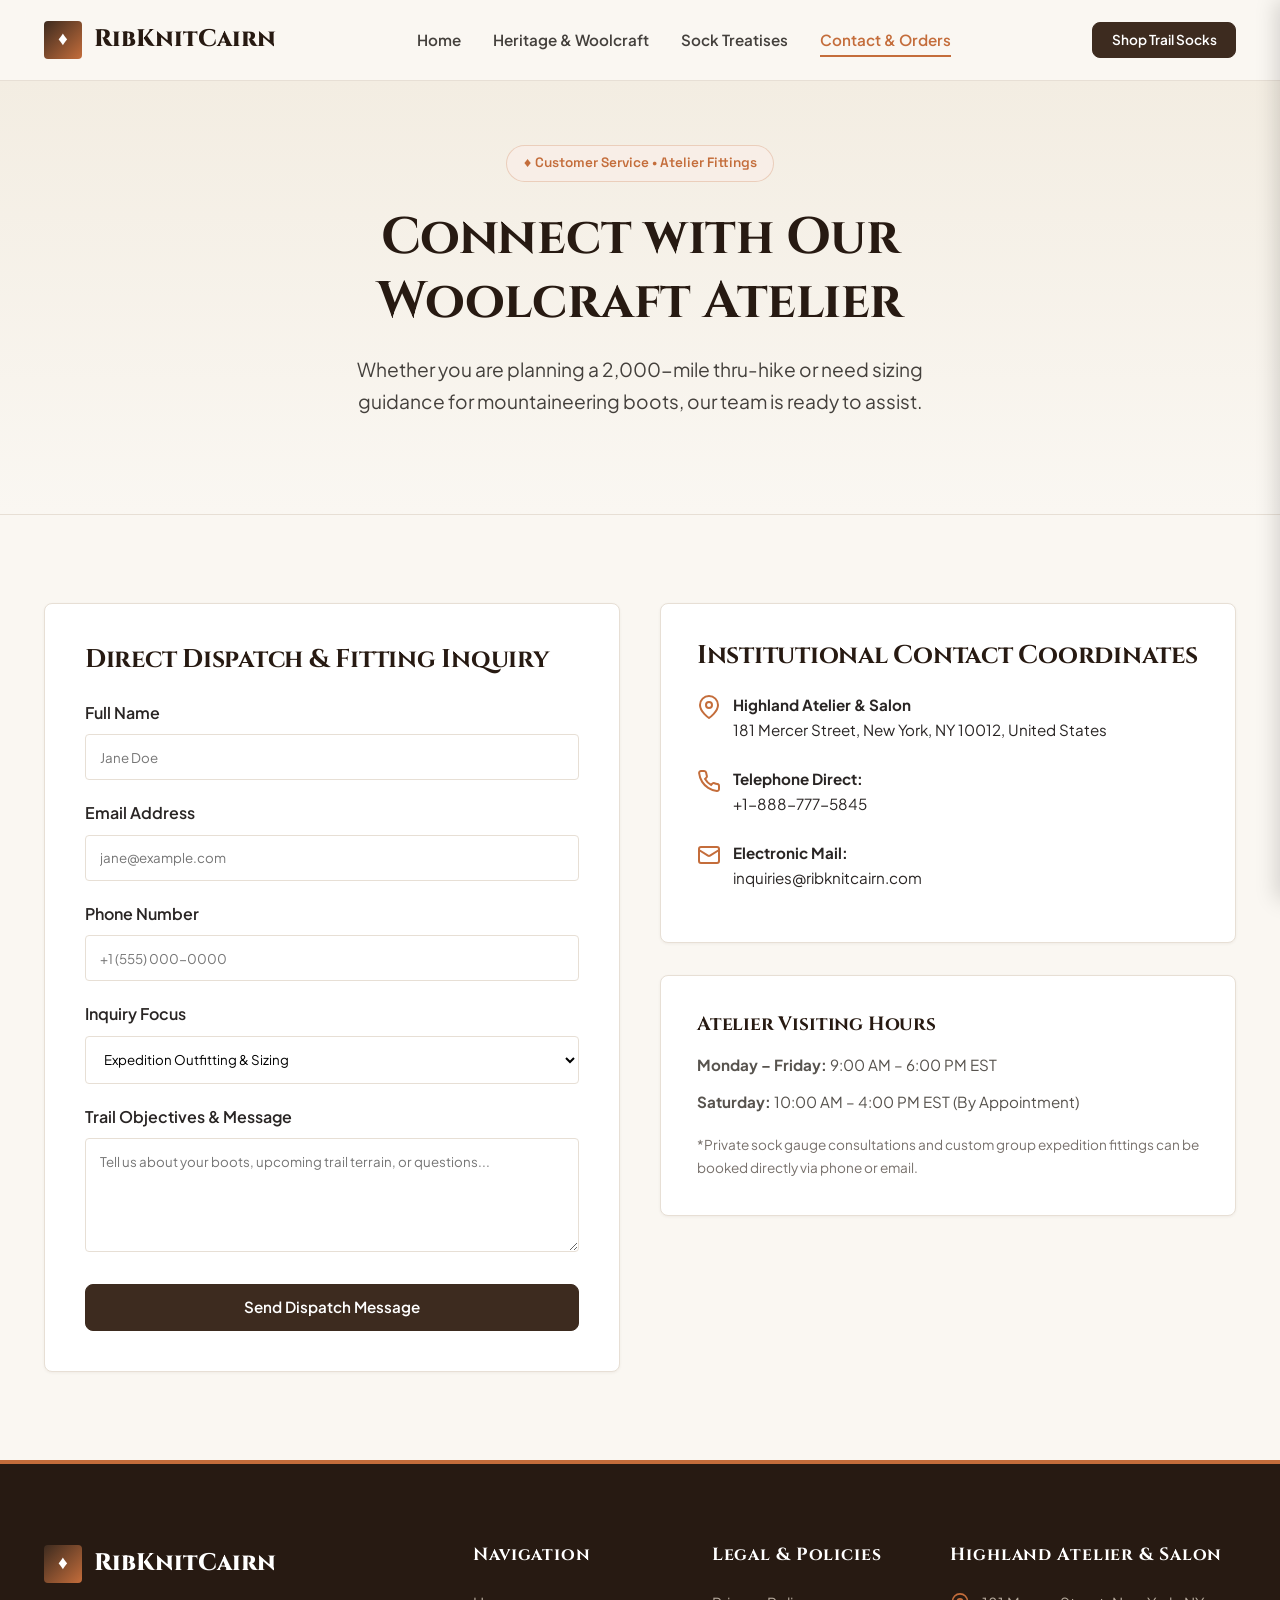
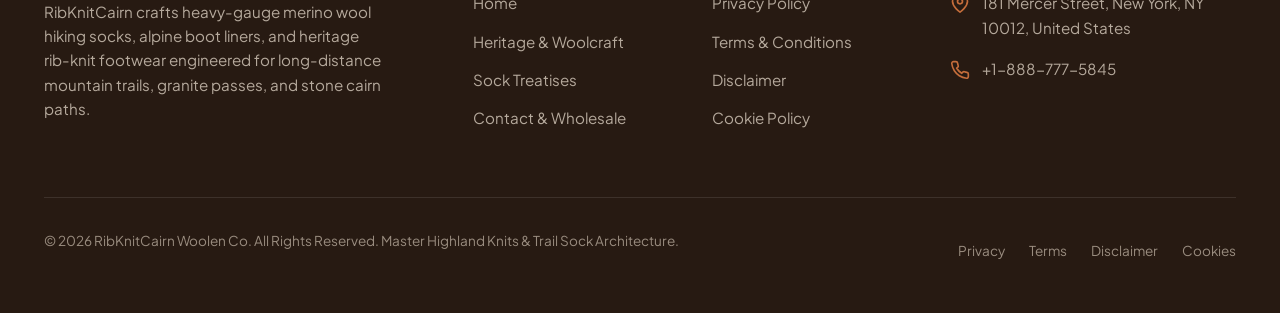
<file: contact.html>
<!DOCTYPE html>
<html lang="en">
<head>
  <meta charset="UTF-8">
  <meta name="viewport" content="width=device-width, initial-scale=1.0">
  <title>Contact & Atelier Fittings | RibKnitCairn Mountain Socks</title>
  <meta name="description" content="Contact RibKnitCairn for trail sock inquiries, custom expedition outfitting, and atelier fittings at 181 Mercer Street, New York, NY 10012, or call +1-888-777-5845.">
  <link rel="canonical" href="https://ribknitcairn.com/contact.html">
  
  <link rel="preconnect" href="https://fonts.googleapis.com">
<link rel="preconnect" href="https://fonts.gstatic.com" crossorigin>
<link href="https://fonts.googleapis.com/css2?family=Cinzel:wght@600;700;800&family=Plus+Jakarta+Sans:wght@400;500;600;700&family=Space+Grotesk:wght@500;600&display=swap" rel="stylesheet">
  <link rel="stylesheet" href="assets/css/style.css">
  <!-- Google Analytics Tag -->
<script async src="https://www.googletagmanager.com/gtag/js?id=G-0LY0HY7L01"></script>
<script>
  window.dataLayer = window.dataLayer || [];
  function gtag(){dataLayer.push(arguments);}
  gtag('js', new Date());
  gtag('config', 'G-0LY0HY7L01');
</script>
  
</head>
<body><!-- Header Component (Strictly 1 per page) -->
<header class="site-header">
  <div class="container">
    <div class="header-inner">
      <a href="index.php" class="brand-logo">
        <span class="crest-symbol">&#9830;</span>
        <span>RibKnitCairn</span>
      </a>
      <nav aria-label="Primary Navigation">
        <ul class="nav-menu">
          <li><a href="index.php" class="nav-link ">Home</a></li>
          <li><a href="about.html" class="nav-link ">Heritage &amp; Woolcraft</a></li>
          <li><a href="blog.html" class="nav-link ">Sock Treatises</a></li>
          <li><a href="contact.html" class="nav-link active">Contact &amp; Orders</a></li>
        </ul>
      </nav>
      <div class="nav-actions">
        <a href="contact.html" class="btn btn-primary btn-sm">Shop Trail Socks</a>
        <button class="hamburger-btn" id="hamburger-btn" aria-label="Open Navigation Menu">
          <svg viewBox="0 0 24 24" fill="none" stroke="currentColor" stroke-width="2"><line x1="3" y1="12" x2="21" y2="12"/><line x1="3" y1="6" x2="21" y2="6"/><line x1="3" y1="18" x2="21" y2="18"/></svg>
        </button>
      </div>
    </div>
  </div>
</header>

<!-- Mobile Navigation Drawer (Strictly 1 per page) -->
<div class="drawer-overlay" id="drawer-overlay"></div>
<div class="mobile-drawer" id="mobile-drawer" role="dialog" aria-modal="true" aria-label="Mobile Navigation">
  <div class="drawer-header">
    <a href="index.php" class="brand-logo" style="font-size:1.35rem;">
      <span class="crest-symbol" style="width:32px;height:32px;font-size:1rem;">&#9830;</span>
      <span>RibKnitCairn</span>
    </a>
    <button class="drawer-close-btn" id="drawer-close" aria-label="Close Navigation Menu">
      <svg width="24" height="24" viewBox="0 0 24 24" fill="none" stroke="currentColor" stroke-width="2"><line x1="18" y1="6" x2="6" y2="18"/><line x1="6" y1="6" x2="18" y2="18"/></svg>
    </button>
  </div>
  <ul class="drawer-nav">
    <li><a href="index.php">Home</a></li>
    <li><a href="about.html">Heritage &amp; Woolcraft</a></li>
    <li><a href="blog.html">Sock Treatises</a></li>
    <li><a href="contact.html">Contact &amp; Orders</a></li>
    <li><a href="privacy-policy.html">Privacy Policy</a></li>
    <li><a href="terms-and-conditions.html">Terms &amp; Conditions</a></li>
    <li><a href="disclaimer.html">Disclaimer</a></li>
    <li><a href="cookie-policy.html">Cookie Policy</a></li>
  </ul>
  <div style="margin-top:auto;padding-top:1.5rem;border-top:1px solid var(--color-border);">
    <a href="contact.html" class="btn btn-accent" style="width:100%;">Shop Trail Socks</a>
  </div>
</div>

<section class="hero" style="padding:4rem 0;">
  <div class="container">
    <div style="max-width:780px;margin:0 auto;text-align:center;">
      <span class="hero-badge">&#9830; Customer Service &bull; Atelier Fittings</span>
      <h1>Connect with Our Woolcraft Atelier</h1>
      <p class="hero-lead" style="margin:0 auto 2rem;">
        Whether you are planning a 2,000-mile thru-hike or need sizing guidance for mountaineering boots, our team is ready to assist.
      </p>
    </div>
  </div>
</section>

<section class="section">
  <div class="container">
    <div class="grid-2" style="align-items:start;">
      <div class="card" style="padding:2.5rem;">
        <h3 style="margin-bottom:1.5rem;">Direct Dispatch &amp; Fitting Inquiry</h3>
        <form onsubmit="event.preventDefault();alert('Thank you! Your dispatch inquiry has been received. A wool specialist will reply within 24 hours.');">
          <div style="margin-bottom:1.25rem;">
            <label style="display:block;font-weight:600;margin-bottom:0.5rem;">Full Name</label>
            <input type="text" required placeholder="Jane Doe" style="width:100%;padding:0.85rem;border:1px solid var(--color-border);border-radius:var(--radius-sm);font-family:var(--font-body);">
          </div>
          <div style="margin-bottom:1.25rem;">
            <label style="display:block;font-weight:600;margin-bottom:0.5rem;">Email Address</label>
            <input type="email" required placeholder="jane@example.com" style="width:100%;padding:0.85rem;border:1px solid var(--color-border);border-radius:var(--radius-sm);font-family:var(--font-body);">
          </div>
          <div style="margin-bottom:1.25rem;">
            <label style="display:block;font-weight:600;margin-bottom:0.5rem;">Phone Number</label>
            <input type="tel" placeholder="+1 (555) 000-0000" style="width:100%;padding:0.85rem;border:1px solid var(--color-border);border-radius:var(--radius-sm);font-family:var(--font-body);">
          </div>
          <div style="margin-bottom:1.25rem;">
            <label style="display:block;font-weight:600;margin-bottom:0.5rem;">Inquiry Focus</label>
            <select style="width:100%;padding:0.85rem;border:1px solid var(--color-border);border-radius:var(--radius-sm);background:#ffffff;font-family:var(--font-body);">
              <option>Expedition Outfitting &amp; Sizing</option>
              <option>Trail Sock Wholesale &amp; Retail Partner</option>
              <option>Atelier Fitting Appointment</option>
              <option>Care &amp; Lanolin Rejuvenation Guidance</option>
            </select>
          </div>
          <div style="margin-bottom:1.5rem;">
            <label style="display:block;font-weight:600;margin-bottom:0.5rem;">Trail Objectives &amp; Message</label>
            <textarea rows="5" required placeholder="Tell us about your boots, upcoming trail terrain, or questions..." style="width:100%;padding:0.85rem;border:1px solid var(--color-border);border-radius:var(--radius-sm);font-family:var(--font-body);"></textarea>
          </div>
          <button type="submit" class="btn btn-primary" style="width:100%;">Send Dispatch Message</button>
        </form>
      </div>

      <div>
        <div class="card" style="margin-bottom:2rem;padding:2.25rem;">
          <h3 style="margin-bottom:1.25rem;">Institutional Contact Coordinates</h3>
          <div class="footer-contact-item" style="color:var(--color-text);margin-bottom:1.5rem;">
            <svg viewBox="0 0 24 24" fill="none" stroke="currentColor" stroke-width="2" style="width:24px;height:24px;"><path d="M21 10c0 7-9 13-9 13s-9-6-9-13a9 9 0 0 1 18 0z"/><circle cx="12" cy="10" r="3"/></svg>
            <div>
              <strong>Highland Atelier &amp; Salon</strong><br>
              181 Mercer Street, New York, NY 10012, United States
            </div>
          </div>
          <div class="footer-contact-item" style="color:var(--color-text);margin-bottom:1.5rem;">
            <svg viewBox="0 0 24 24" fill="none" stroke="currentColor" stroke-width="2" style="width:24px;height:24px;"><path d="M22 16.92v3a2 2 0 0 1-2.18 2 19.79 19.79 0 0 1-8.63-3.07 19.5 19.5 0 0 1-6-6 19.79 19.79 0 0 1-3.07-8.67A2 2 0 0 1 4.11 2h3a2 2 0 0 1 2 1.72 12.84 12.84 0 0 0 .7 2.81 2 2 0 0 1-.45 2.11L8.09 9.91a16 16 0 0 0 6 6l1.27-1.27a2 2 0 0 1 2.11-.45 12.84 12.84 0 0 0 2.81.7A2 2 0 0 1 22 16.92z"/></svg>
            <div>
              <strong>Telephone Direct:</strong><br>
              +1-888-777-5845
            </div>
          </div>
          <div class="footer-contact-item" style="color:var(--color-text);">
            <svg viewBox="0 0 24 24" fill="none" stroke="currentColor" stroke-width="2" style="width:24px;height:24px;"><rect x="2" y="4" width="20" height="16" rx="2"/><path d="m22 7-8.97 5.7a1.94 1.94 0 0 1-2.06 0L2 7"/></svg>
            <div>
              <strong>Electronic Mail:</strong><br>
              inquiries@ribknitcairn.com
            </div>
          </div>
        </div>

        <div class="card" style="padding:2.25rem;">
          <h4 style="margin-bottom:1rem;">Atelier Visiting Hours</h4>
          <p style="font-size:0.95rem;color:var(--color-slate-600);margin-bottom:0.75rem;">
            <strong>Monday &ndash; Friday:</strong> 9:00 AM &ndash; 6:00 PM EST
          </p>
          <p style="font-size:0.95rem;color:var(--color-slate-600);margin-bottom:1.25rem;">
            <strong>Saturday:</strong> 10:00 AM &ndash; 4:00 PM EST (By Appointment)
          </p>
          <p style="font-size:0.85rem;color:var(--color-slate-500);margin-bottom:0;">
            *Private sock gauge consultations and custom group expedition fittings can be booked directly via phone or email.
          </p>
        </div>
      </div>
    </div>
  </div>
</section>
<!-- Institutional Site Footer -->
<footer class="site-footer">
  <div class="container">
    <div class="footer-grid">
      <div class="footer-brand">
        <a href="index.php" class="brand-logo" style="color:#ffffff;margin-bottom:1rem;display:inline-flex;">
          <span class="crest-symbol">&#9830;</span>
          <span>RibKnitCairn</span>
        </a>
        <p>
          RibKnitCairn crafts heavy-gauge merino wool hiking socks, alpine boot liners, and heritage rib-knit footwear engineered for long-distance mountain trails, granite passes, and stone cairn paths.
        </p>
      </div>

      <div class="footer-col">
        <h4>Navigation</h4>
        <ul class="footer-links">
          <li><a href="index.php">Home</a></li>
          <li><a href="about.html">Heritage &amp; Woolcraft</a></li>
          <li><a href="blog.html">Sock Treatises</a></li>
          <li><a href="contact.html">Contact &amp; Wholesale</a></li>
        </ul>
      </div>

      <div class="footer-col">
        <h4>Legal &amp; Policies</h4>
        <ul class="footer-links">
          <li><a href="privacy-policy.html">Privacy Policy</a></li>
          <li><a href="terms-and-conditions.html">Terms &amp; Conditions</a></li>
          <li><a href="disclaimer.html">Disclaimer</a></li>
          <li><a href="cookie-policy.html">Cookie Policy</a></li>
        </ul>
      </div>

      <div class="footer-col">
        <h4>Highland Atelier &amp; Salon</h4>
        <div class="footer-contact-item">
          <svg viewBox="0 0 24 24" fill="none" stroke="currentColor" stroke-width="2"><path d="M21 10c0 7-9 13-9 13s-9-6-9-13a9 9 0 0 1 18 0z"/><circle cx="12" cy="10" r="3"/></svg>
          <span>181 Mercer Street, New York, NY 10012, United States</span>
        </div>
        <div class="footer-contact-item">
          <svg viewBox="0 0 24 24" fill="none" stroke="currentColor" stroke-width="2"><path d="M22 16.92v3a2 2 0 0 1-2.18 2 19.79 19.79 0 0 1-8.63-3.07 19.5 19.5 0 0 1-6-6 19.79 19.79 0 0 1-3.07-8.67A2 2 0 0 1 4.11 2h3a2 2 0 0 1 2 1.72 12.84 12.84 0 0 0 .7 2.81 2 2 0 0 1-.45 2.11L8.09 9.91a16 16 0 0 0 6 6l1.27-1.27a2 2 0 0 1 2.11-.45 12.84 12.84 0 0 0 2.81.7A2 2 0 0 1 22 16.92z"/></svg>
          <span>+1-888-777-5845</span>
        </div>
      </div>
    </div>

    <div class="footer-bottom">
      <p>&copy; 2026 RibKnitCairn Woolen Co. All Rights Reserved. Master Highland Knits &amp; Trail Sock Architecture.</p>
      <div class="footer-legal-links">
        <a href="privacy-policy.html">Privacy</a>
        <a href="terms-and-conditions.html">Terms</a>
        <a href="disclaimer.html">Disclaimer</a>
        <a href="cookie-policy.html">Cookies</a>
      </div>
    </div>
  </div>
</footer>
<script src="assets/js/main.js"></script>
</body>
</html>
</file>
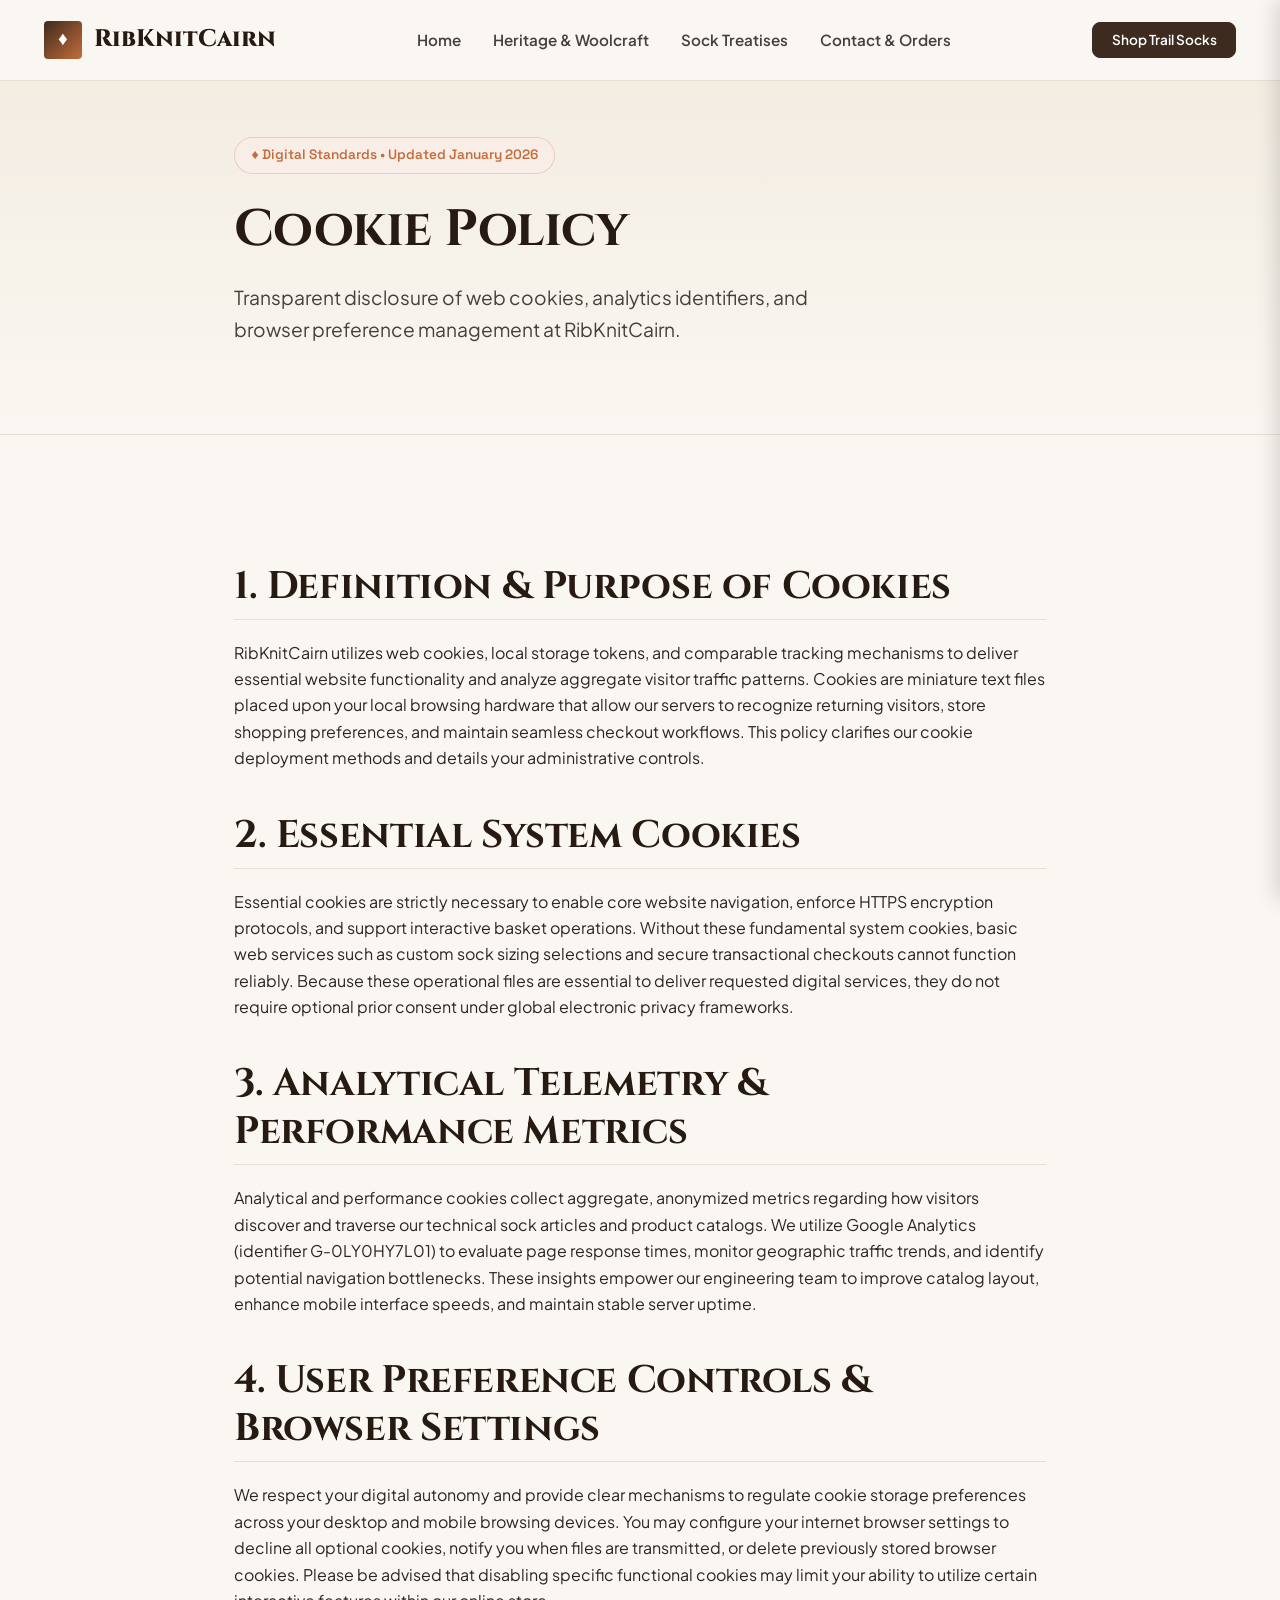
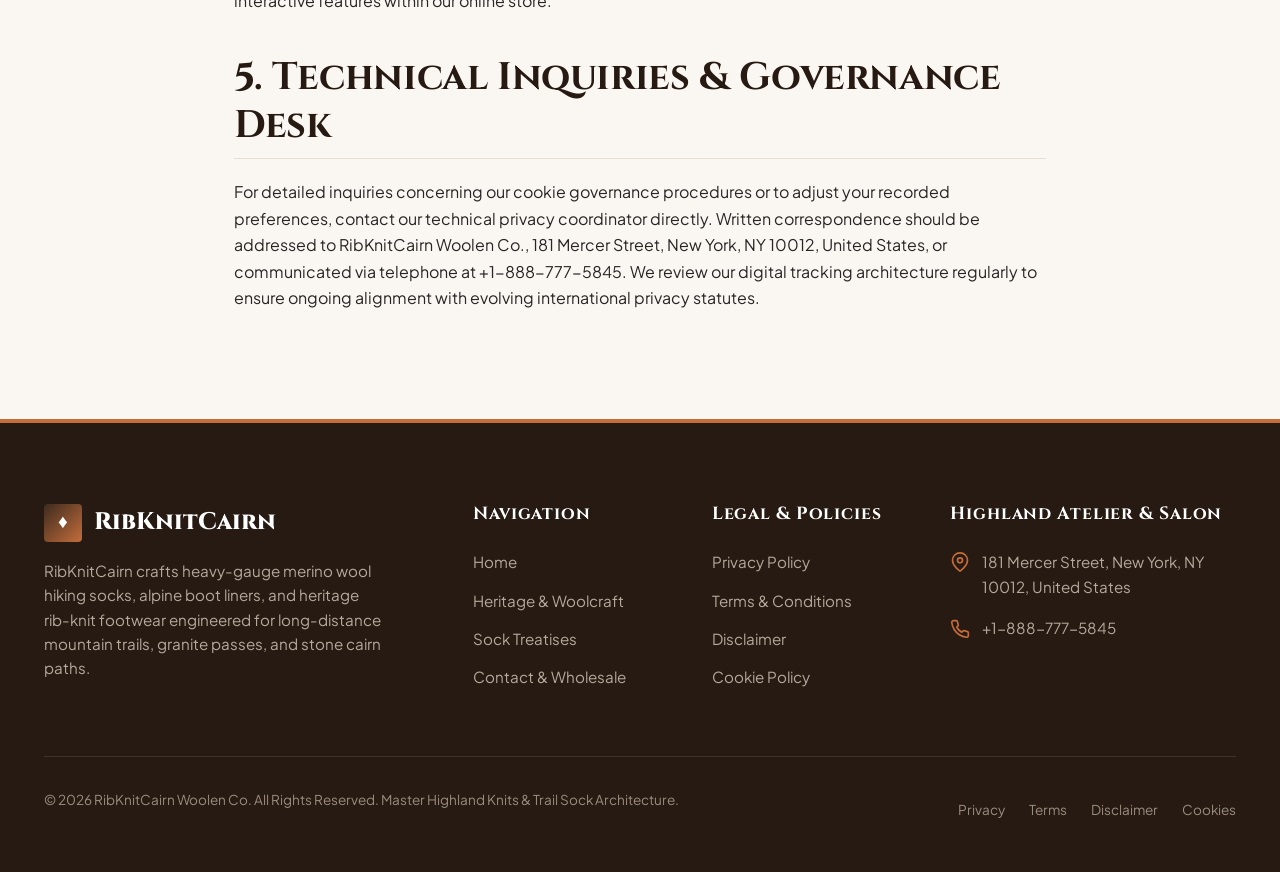
<file: cookie-policy.html>
<!DOCTYPE html>
<html lang="en">
<head>
  <meta charset="UTF-8">
  <meta name="viewport" content="width=device-width, initial-scale=1.0">
  <title>Cookie Policy & Digital Telemetry | RibKnitCairn</title>
  <meta name="description" content="Comprehensive guide to cookie categories, tracking identifiers, and preference controls utilized by RibKnitCairn Woolen Co.">
  <link rel="canonical" href="https://ribknitcairn.com/cookie-policy.html">
  
  <link rel="preconnect" href="https://fonts.googleapis.com">
<link rel="preconnect" href="https://fonts.gstatic.com" crossorigin>
<link href="https://fonts.googleapis.com/css2?family=Cinzel:wght@600;700;800&family=Plus+Jakarta+Sans:wght@400;500;600;700&family=Space+Grotesk:wght@500;600&display=swap" rel="stylesheet">
  <link rel="stylesheet" href="assets/css/style.css">
  <!-- Google Analytics Tag -->
<script async src="https://www.googletagmanager.com/gtag/js?id=G-0LY0HY7L01"></script>
<script>
  window.dataLayer = window.dataLayer || [];
  function gtag(){dataLayer.push(arguments);}
  gtag('js', new Date());
  gtag('config', 'G-0LY0HY7L01');
</script>
</head>
<body><!-- Header Component (Strictly 1 per page) -->
<header class="site-header">
  <div class="container">
    <div class="header-inner">
      <a href="index.php" class="brand-logo">
        <span class="crest-symbol">&#9830;</span>
        <span>RibKnitCairn</span>
      </a>
      <nav aria-label="Primary Navigation">
        <ul class="nav-menu">
          <li><a href="index.php" class="nav-link ">Home</a></li>
          <li><a href="about.html" class="nav-link ">Heritage &amp; Woolcraft</a></li>
          <li><a href="blog.html" class="nav-link ">Sock Treatises</a></li>
          <li><a href="contact.html" class="nav-link ">Contact &amp; Orders</a></li>
        </ul>
      </nav>
      <div class="nav-actions">
        <a href="contact.html" class="btn btn-primary btn-sm">Shop Trail Socks</a>
        <button class="hamburger-btn" id="hamburger-btn" aria-label="Open Navigation Menu">
          <svg viewBox="0 0 24 24" fill="none" stroke="currentColor" stroke-width="2"><line x1="3" y1="12" x2="21" y2="12"/><line x1="3" y1="6" x2="21" y2="6"/><line x1="3" y1="18" x2="21" y2="18"/></svg>
        </button>
      </div>
    </div>
  </div>
</header>

<!-- Mobile Navigation Drawer (Strictly 1 per page) -->
<div class="drawer-overlay" id="drawer-overlay"></div>
<div class="mobile-drawer" id="mobile-drawer" role="dialog" aria-modal="true" aria-label="Mobile Navigation">
  <div class="drawer-header">
    <a href="index.php" class="brand-logo" style="font-size:1.35rem;">
      <span class="crest-symbol" style="width:32px;height:32px;font-size:1rem;">&#9830;</span>
      <span>RibKnitCairn</span>
    </a>
    <button class="drawer-close-btn" id="drawer-close" aria-label="Close Navigation Menu">
      <svg width="24" height="24" viewBox="0 0 24 24" fill="none" stroke="currentColor" stroke-width="2"><line x1="18" y1="6" x2="6" y2="18"/><line x1="6" y1="6" x2="18" y2="18"/></svg>
    </button>
  </div>
  <ul class="drawer-nav">
    <li><a href="index.php">Home</a></li>
    <li><a href="about.html">Heritage &amp; Woolcraft</a></li>
    <li><a href="blog.html">Sock Treatises</a></li>
    <li><a href="contact.html">Contact &amp; Orders</a></li>
    <li><a href="privacy-policy.html">Privacy Policy</a></li>
    <li><a href="terms-and-conditions.html">Terms &amp; Conditions</a></li>
    <li><a href="disclaimer.html">Disclaimer</a></li>
    <li><a href="cookie-policy.html">Cookie Policy</a></li>
  </ul>
  <div style="margin-top:auto;padding-top:1.5rem;border-top:1px solid var(--color-border);">
    <a href="contact.html" class="btn btn-accent" style="width:100%;">Shop Trail Socks</a>
  </div>
</div>

<section class="hero" style="padding:3.5rem 0;">
  <div class="container-narrow">
    <span class="hero-badge">&#9830; Digital Standards &bull; Updated January 2026</span>
    <h1>Cookie Policy</h1>
    <p class="hero-lead">
      Transparent disclosure of web cookies, analytics identifiers, and browser preference management at RibKnitCairn.
    </p>
  </div>
</section>

<section class="section">
  <div class="container-narrow article-content">
    <h2>1. Definition &amp; Purpose of Cookies</h2>
    <p>
      RibKnitCairn utilizes web cookies, local storage tokens, and comparable tracking
      mechanisms to deliver essential website functionality and analyze aggregate visitor
      traffic patterns. Cookies are miniature text files placed upon your local browsing
      hardware that allow our servers to recognize returning visitors, store shopping
      preferences, and maintain seamless checkout workflows. This policy clarifies our cookie
      deployment methods and details your administrative controls.
    </p>

    <h2>2. Essential System Cookies</h2>
    <p>
      Essential cookies are strictly necessary to enable core website navigation, enforce HTTPS
      encryption protocols, and support interactive basket operations. Without these fundamental
      system cookies, basic web services such as custom sock sizing selections and secure
      transactional checkouts cannot function reliably. Because these operational files are
      essential to deliver requested digital services, they do not require optional prior
      consent under global electronic privacy frameworks.
    </p>

    <h2>3. Analytical Telemetry &amp; Performance Metrics</h2>
    <p>
      Analytical and performance cookies collect aggregate, anonymized metrics regarding how
      visitors discover and traverse our technical sock articles and product catalogs. We
      utilize Google Analytics (identifier G-0LY0HY7L01) to evaluate page response times,
      monitor geographic traffic trends, and identify potential navigation bottlenecks. These
      insights empower our engineering team to improve catalog layout, enhance mobile interface
      speeds, and maintain stable server uptime.
    </p>

    <h2>4. User Preference Controls &amp; Browser Settings</h2>
    <p>
      We respect your digital autonomy and provide clear mechanisms to regulate cookie storage
      preferences across your desktop and mobile browsing devices. You may configure your
      internet browser settings to decline all optional cookies, notify you when files are
      transmitted, or delete previously stored browser cookies. Please be advised that disabling
      specific functional cookies may limit your ability to utilize certain interactive features
      within our online store.
    </p>

    <h2>5. Technical Inquiries &amp; Governance Desk</h2>
    <p>
      For detailed inquiries concerning our cookie governance procedures or to adjust your
      recorded preferences, contact our technical privacy coordinator directly. Written
      correspondence should be addressed to RibKnitCairn Woolen Co., 181 Mercer Street, New
      York, NY 10012, United States, or communicated via telephone at +1-888-777-5845. We review
      our digital tracking architecture regularly to ensure ongoing alignment with evolving
      international privacy statutes.
    </p>
  </div>
</section>
<!-- Institutional Site Footer -->
<footer class="site-footer">
  <div class="container">
    <div class="footer-grid">
      <div class="footer-brand">
        <a href="index.php" class="brand-logo" style="color:#ffffff;margin-bottom:1rem;display:inline-flex;">
          <span class="crest-symbol">&#9830;</span>
          <span>RibKnitCairn</span>
        </a>
        <p>
          RibKnitCairn crafts heavy-gauge merino wool hiking socks, alpine boot liners, and heritage rib-knit footwear engineered for long-distance mountain trails, granite passes, and stone cairn paths.
        </p>
      </div>

      <div class="footer-col">
        <h4>Navigation</h4>
        <ul class="footer-links">
          <li><a href="index.php">Home</a></li>
          <li><a href="about.html">Heritage &amp; Woolcraft</a></li>
          <li><a href="blog.html">Sock Treatises</a></li>
          <li><a href="contact.html">Contact &amp; Wholesale</a></li>
        </ul>
      </div>

      <div class="footer-col">
        <h4>Legal &amp; Policies</h4>
        <ul class="footer-links">
          <li><a href="privacy-policy.html">Privacy Policy</a></li>
          <li><a href="terms-and-conditions.html">Terms &amp; Conditions</a></li>
          <li><a href="disclaimer.html">Disclaimer</a></li>
          <li><a href="cookie-policy.html">Cookie Policy</a></li>
        </ul>
      </div>

      <div class="footer-col">
        <h4>Highland Atelier &amp; Salon</h4>
        <div class="footer-contact-item">
          <svg viewBox="0 0 24 24" fill="none" stroke="currentColor" stroke-width="2"><path d="M21 10c0 7-9 13-9 13s-9-6-9-13a9 9 0 0 1 18 0z"/><circle cx="12" cy="10" r="3"/></svg>
          <span>181 Mercer Street, New York, NY 10012, United States</span>
        </div>
        <div class="footer-contact-item">
          <svg viewBox="0 0 24 24" fill="none" stroke="currentColor" stroke-width="2"><path d="M22 16.92v3a2 2 0 0 1-2.18 2 19.79 19.79 0 0 1-8.63-3.07 19.5 19.5 0 0 1-6-6 19.79 19.79 0 0 1-3.07-8.67A2 2 0 0 1 4.11 2h3a2 2 0 0 1 2 1.72 12.84 12.84 0 0 0 .7 2.81 2 2 0 0 1-.45 2.11L8.09 9.91a16 16 0 0 0 6 6l1.27-1.27a2 2 0 0 1 2.11-.45 12.84 12.84 0 0 0 2.81.7A2 2 0 0 1 22 16.92z"/></svg>
          <span>+1-888-777-5845</span>
        </div>
      </div>
    </div>

    <div class="footer-bottom">
      <p>&copy; 2026 RibKnitCairn Woolen Co. All Rights Reserved. Master Highland Knits &amp; Trail Sock Architecture.</p>
      <div class="footer-legal-links">
        <a href="privacy-policy.html">Privacy</a>
        <a href="terms-and-conditions.html">Terms</a>
        <a href="disclaimer.html">Disclaimer</a>
        <a href="cookie-policy.html">Cookies</a>
      </div>
    </div>
  </div>
</footer>
<script src="assets/js/main.js"></script>
</body>
</html>
</file>
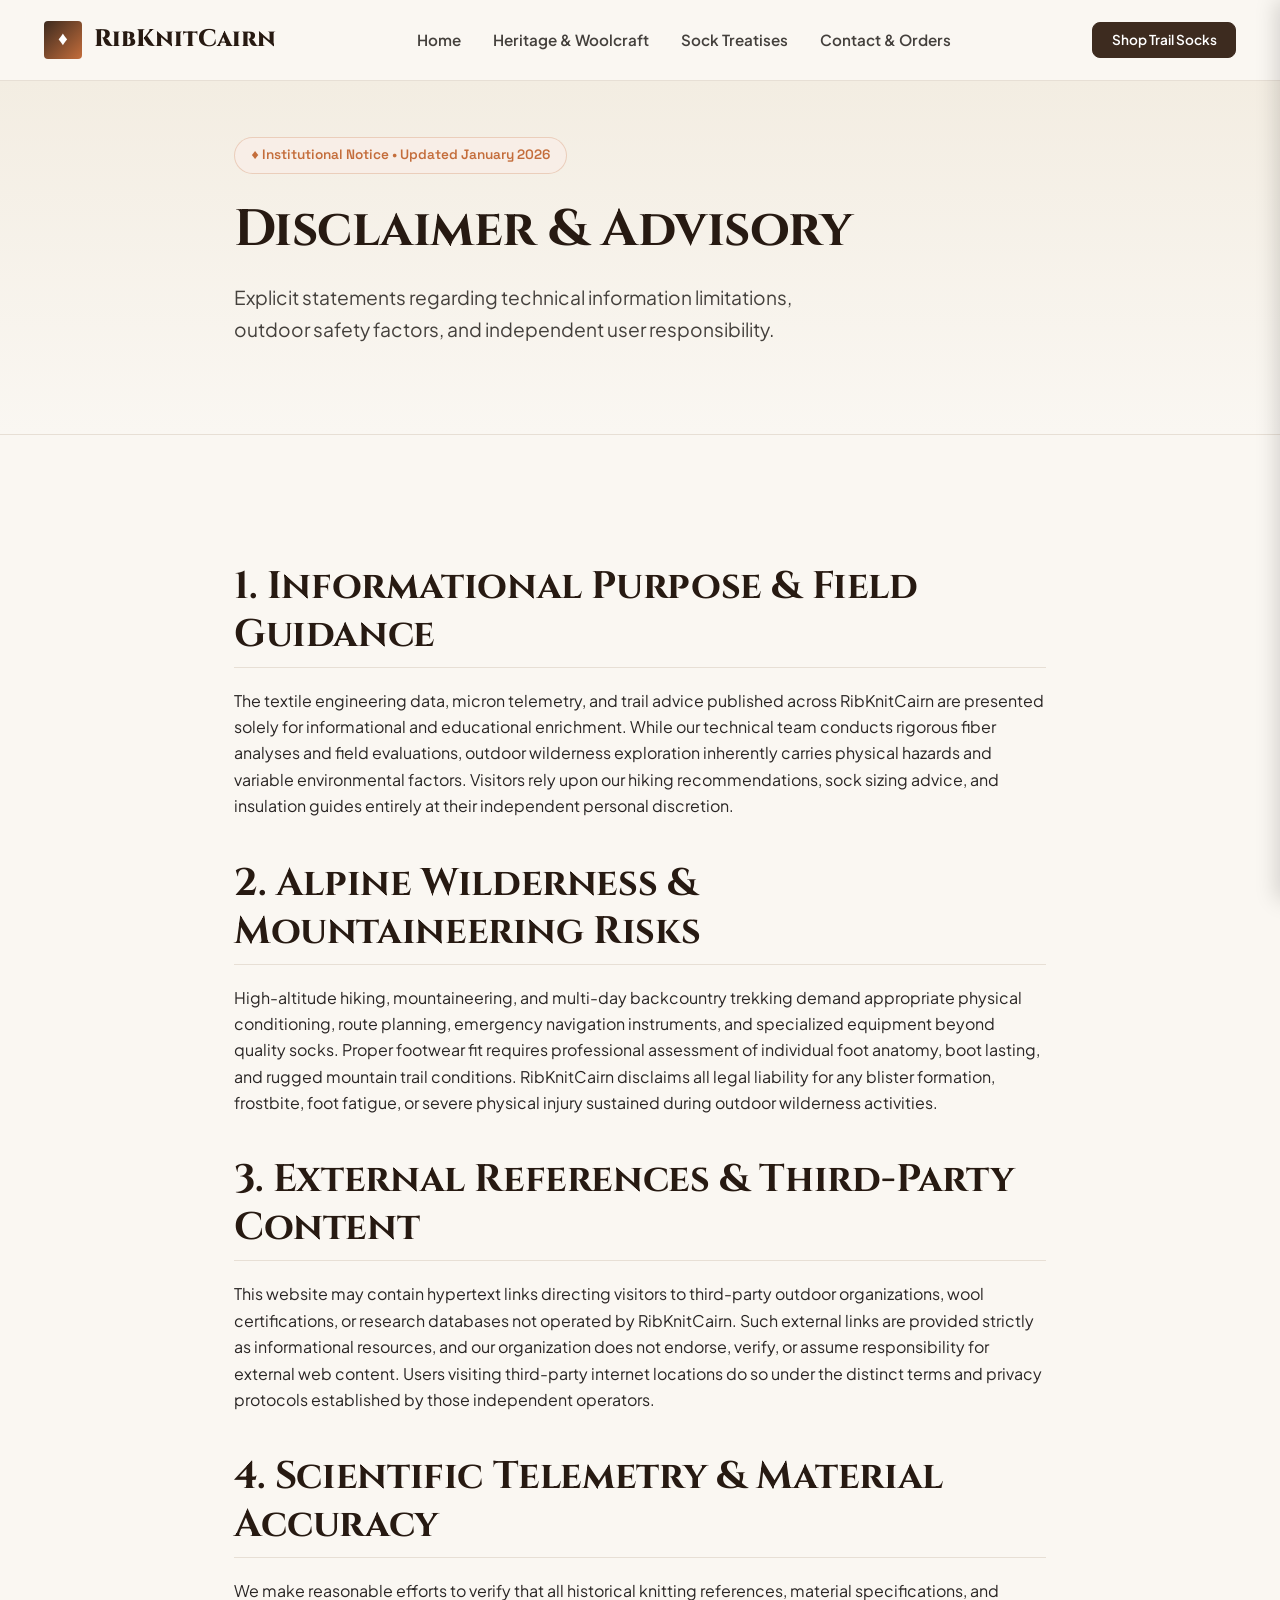
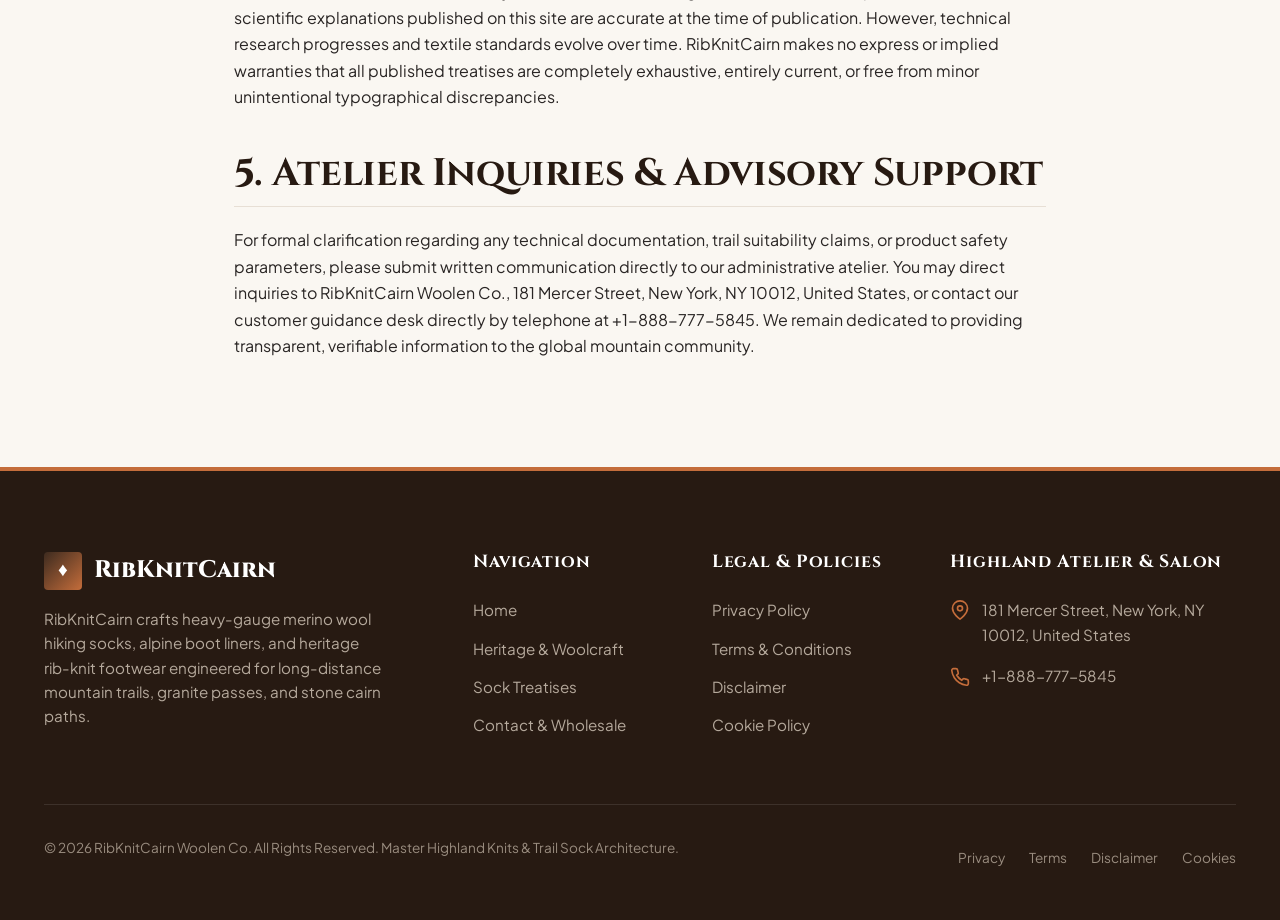
<file: disclaimer.html>
<!DOCTYPE html>
<html lang="en">
<head>
  <meta charset="UTF-8">
  <meta name="viewport" content="width=device-width, initial-scale=1.0">
  <title>Disclaimer & Trail Safety Advisory | RibKnitCairn</title>
  <meta name="description" content="Professional liability limitations, outdoor safety advisories, and informational disclaimers for RibKnitCairn mountain footwear.">
  <link rel="canonical" href="https://ribknitcairn.com/disclaimer.html">
  
  <link rel="preconnect" href="https://fonts.googleapis.com">
<link rel="preconnect" href="https://fonts.gstatic.com" crossorigin>
<link href="https://fonts.googleapis.com/css2?family=Cinzel:wght@600;700;800&family=Plus+Jakarta+Sans:wght@400;500;600;700&family=Space+Grotesk:wght@500;600&display=swap" rel="stylesheet">
  <link rel="stylesheet" href="assets/css/style.css">
  <!-- Google Analytics Tag -->
<script async src="https://www.googletagmanager.com/gtag/js?id=G-0LY0HY7L01"></script>
<script>
  window.dataLayer = window.dataLayer || [];
  function gtag(){dataLayer.push(arguments);}
  gtag('js', new Date());
  gtag('config', 'G-0LY0HY7L01');
</script>
</head>
<body><!-- Header Component (Strictly 1 per page) -->
<header class="site-header">
  <div class="container">
    <div class="header-inner">
      <a href="index.php" class="brand-logo">
        <span class="crest-symbol">&#9830;</span>
        <span>RibKnitCairn</span>
      </a>
      <nav aria-label="Primary Navigation">
        <ul class="nav-menu">
          <li><a href="index.php" class="nav-link ">Home</a></li>
          <li><a href="about.html" class="nav-link ">Heritage &amp; Woolcraft</a></li>
          <li><a href="blog.html" class="nav-link ">Sock Treatises</a></li>
          <li><a href="contact.html" class="nav-link ">Contact &amp; Orders</a></li>
        </ul>
      </nav>
      <div class="nav-actions">
        <a href="contact.html" class="btn btn-primary btn-sm">Shop Trail Socks</a>
        <button class="hamburger-btn" id="hamburger-btn" aria-label="Open Navigation Menu">
          <svg viewBox="0 0 24 24" fill="none" stroke="currentColor" stroke-width="2"><line x1="3" y1="12" x2="21" y2="12"/><line x1="3" y1="6" x2="21" y2="6"/><line x1="3" y1="18" x2="21" y2="18"/></svg>
        </button>
      </div>
    </div>
  </div>
</header>

<!-- Mobile Navigation Drawer (Strictly 1 per page) -->
<div class="drawer-overlay" id="drawer-overlay"></div>
<div class="mobile-drawer" id="mobile-drawer" role="dialog" aria-modal="true" aria-label="Mobile Navigation">
  <div class="drawer-header">
    <a href="index.php" class="brand-logo" style="font-size:1.35rem;">
      <span class="crest-symbol" style="width:32px;height:32px;font-size:1rem;">&#9830;</span>
      <span>RibKnitCairn</span>
    </a>
    <button class="drawer-close-btn" id="drawer-close" aria-label="Close Navigation Menu">
      <svg width="24" height="24" viewBox="0 0 24 24" fill="none" stroke="currentColor" stroke-width="2"><line x1="18" y1="6" x2="6" y2="18"/><line x1="6" y1="6" x2="18" y2="18"/></svg>
    </button>
  </div>
  <ul class="drawer-nav">
    <li><a href="index.php">Home</a></li>
    <li><a href="about.html">Heritage &amp; Woolcraft</a></li>
    <li><a href="blog.html">Sock Treatises</a></li>
    <li><a href="contact.html">Contact &amp; Orders</a></li>
    <li><a href="privacy-policy.html">Privacy Policy</a></li>
    <li><a href="terms-and-conditions.html">Terms &amp; Conditions</a></li>
    <li><a href="disclaimer.html">Disclaimer</a></li>
    <li><a href="cookie-policy.html">Cookie Policy</a></li>
  </ul>
  <div style="margin-top:auto;padding-top:1.5rem;border-top:1px solid var(--color-border);">
    <a href="contact.html" class="btn btn-accent" style="width:100%;">Shop Trail Socks</a>
  </div>
</div>

<section class="hero" style="padding:3.5rem 0;">
  <div class="container-narrow">
    <span class="hero-badge">&#9830; Institutional Notice &bull; Updated January 2026</span>
    <h1>Disclaimer &amp; Advisory</h1>
    <p class="hero-lead">
      Explicit statements regarding technical information limitations, outdoor safety factors, and independent user responsibility.
    </p>
  </div>
</section>

<section class="section">
  <div class="container-narrow article-content">
    <h2>1. Informational Purpose &amp; Field Guidance</h2>
    <p>
      The textile engineering data, micron telemetry, and trail advice published across
      RibKnitCairn are presented solely for informational and educational enrichment. While our
      technical team conducts rigorous fiber analyses and field evaluations, outdoor wilderness
      exploration inherently carries physical hazards and variable environmental factors.
      Visitors rely upon our hiking recommendations, sock sizing advice, and insulation guides
      entirely at their independent personal discretion.
    </p>

    <h2>2. Alpine Wilderness &amp; Mountaineering Risks</h2>
    <p>
      High-altitude hiking, mountaineering, and multi-day backcountry trekking demand
      appropriate physical conditioning, route planning, emergency navigation instruments, and
      specialized equipment beyond quality socks. Proper footwear fit requires professional
      assessment of individual foot anatomy, boot lasting, and rugged mountain trail conditions.
      RibKnitCairn disclaims all legal liability for any blister formation, frostbite, foot
      fatigue, or severe physical injury sustained during outdoor wilderness activities.
    </p>

    <h2>3. External References &amp; Third-Party Content</h2>
    <p>
      This website may contain hypertext links directing visitors to third-party outdoor
      organizations, wool certifications, or research databases not operated by RibKnitCairn.
      Such external links are provided strictly as informational resources, and our organization
      does not endorse, verify, or assume responsibility for external web content. Users
      visiting third-party internet locations do so under the distinct terms and privacy
      protocols established by those independent operators.
    </p>

    <h2>4. Scientific Telemetry &amp; Material Accuracy</h2>
    <p>
      We make reasonable efforts to verify that all historical knitting references, material
      specifications, and scientific explanations published on this site are accurate at the
      time of publication. However, technical research progresses and textile standards evolve
      over time. RibKnitCairn makes no express or implied warranties that all published
      treatises are completely exhaustive, entirely current, or free from minor unintentional
      typographical discrepancies.
    </p>

    <h2>5. Atelier Inquiries &amp; Advisory Support</h2>
    <p>
      For formal clarification regarding any technical documentation, trail suitability claims,
      or product safety parameters, please submit written communication directly to our
      administrative atelier. You may direct inquiries to RibKnitCairn Woolen Co., 181 Mercer
      Street, New York, NY 10012, United States, or contact our customer guidance desk directly
      by telephone at +1-888-777-5845. We remain dedicated to providing transparent, verifiable
      information to the global mountain community.
    </p>
  </div>
</section>
<!-- Institutional Site Footer -->
<footer class="site-footer">
  <div class="container">
    <div class="footer-grid">
      <div class="footer-brand">
        <a href="index.php" class="brand-logo" style="color:#ffffff;margin-bottom:1rem;display:inline-flex;">
          <span class="crest-symbol">&#9830;</span>
          <span>RibKnitCairn</span>
        </a>
        <p>
          RibKnitCairn crafts heavy-gauge merino wool hiking socks, alpine boot liners, and heritage rib-knit footwear engineered for long-distance mountain trails, granite passes, and stone cairn paths.
        </p>
      </div>

      <div class="footer-col">
        <h4>Navigation</h4>
        <ul class="footer-links">
          <li><a href="index.php">Home</a></li>
          <li><a href="about.html">Heritage &amp; Woolcraft</a></li>
          <li><a href="blog.html">Sock Treatises</a></li>
          <li><a href="contact.html">Contact &amp; Wholesale</a></li>
        </ul>
      </div>

      <div class="footer-col">
        <h4>Legal &amp; Policies</h4>
        <ul class="footer-links">
          <li><a href="privacy-policy.html">Privacy Policy</a></li>
          <li><a href="terms-and-conditions.html">Terms &amp; Conditions</a></li>
          <li><a href="disclaimer.html">Disclaimer</a></li>
          <li><a href="cookie-policy.html">Cookie Policy</a></li>
        </ul>
      </div>

      <div class="footer-col">
        <h4>Highland Atelier &amp; Salon</h4>
        <div class="footer-contact-item">
          <svg viewBox="0 0 24 24" fill="none" stroke="currentColor" stroke-width="2"><path d="M21 10c0 7-9 13-9 13s-9-6-9-13a9 9 0 0 1 18 0z"/><circle cx="12" cy="10" r="3"/></svg>
          <span>181 Mercer Street, New York, NY 10012, United States</span>
        </div>
        <div class="footer-contact-item">
          <svg viewBox="0 0 24 24" fill="none" stroke="currentColor" stroke-width="2"><path d="M22 16.92v3a2 2 0 0 1-2.18 2 19.79 19.79 0 0 1-8.63-3.07 19.5 19.5 0 0 1-6-6 19.79 19.79 0 0 1-3.07-8.67A2 2 0 0 1 4.11 2h3a2 2 0 0 1 2 1.72 12.84 12.84 0 0 0 .7 2.81 2 2 0 0 1-.45 2.11L8.09 9.91a16 16 0 0 0 6 6l1.27-1.27a2 2 0 0 1 2.11-.45 12.84 12.84 0 0 0 2.81.7A2 2 0 0 1 22 16.92z"/></svg>
          <span>+1-888-777-5845</span>
        </div>
      </div>
    </div>

    <div class="footer-bottom">
      <p>&copy; 2026 RibKnitCairn Woolen Co. All Rights Reserved. Master Highland Knits &amp; Trail Sock Architecture.</p>
      <div class="footer-legal-links">
        <a href="privacy-policy.html">Privacy</a>
        <a href="terms-and-conditions.html">Terms</a>
        <a href="disclaimer.html">Disclaimer</a>
        <a href="cookie-policy.html">Cookies</a>
      </div>
    </div>
  </div>
</footer>
<script src="assets/js/main.js"></script>
</body>
</html>
</file>
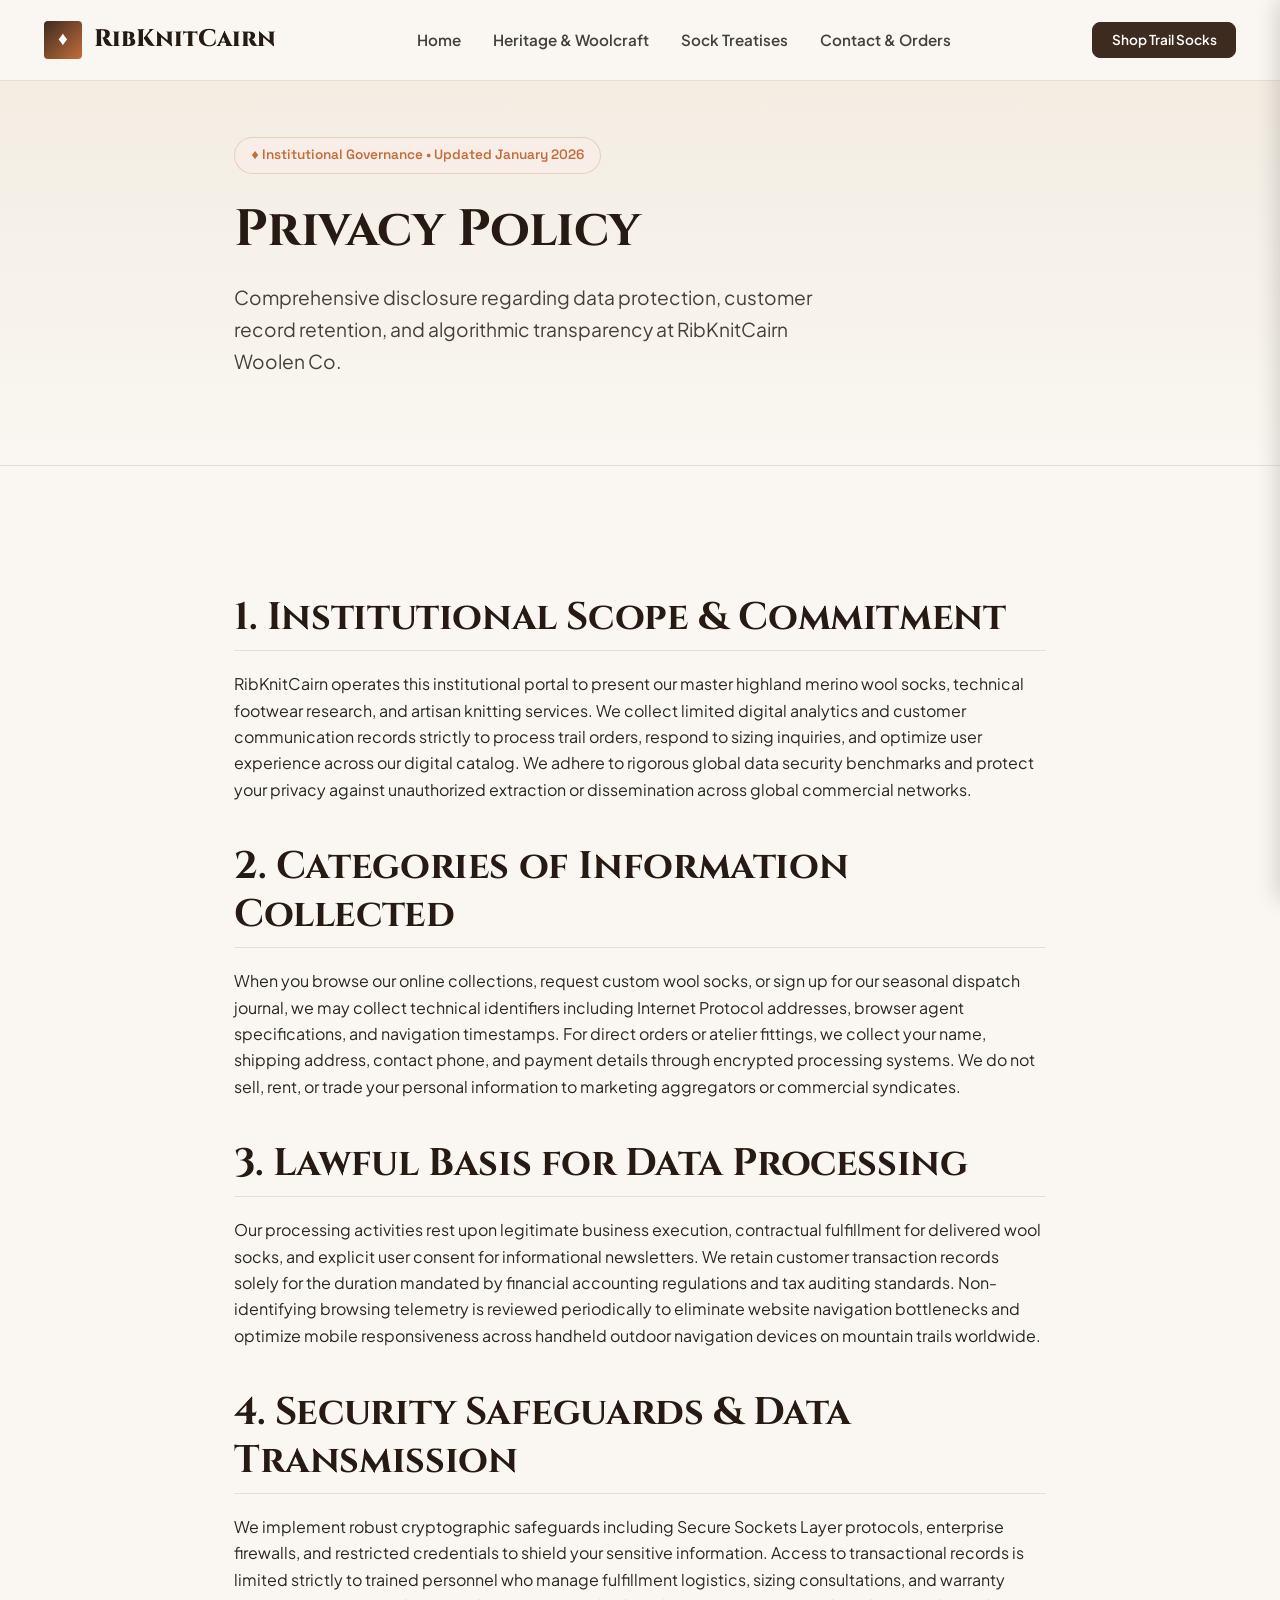
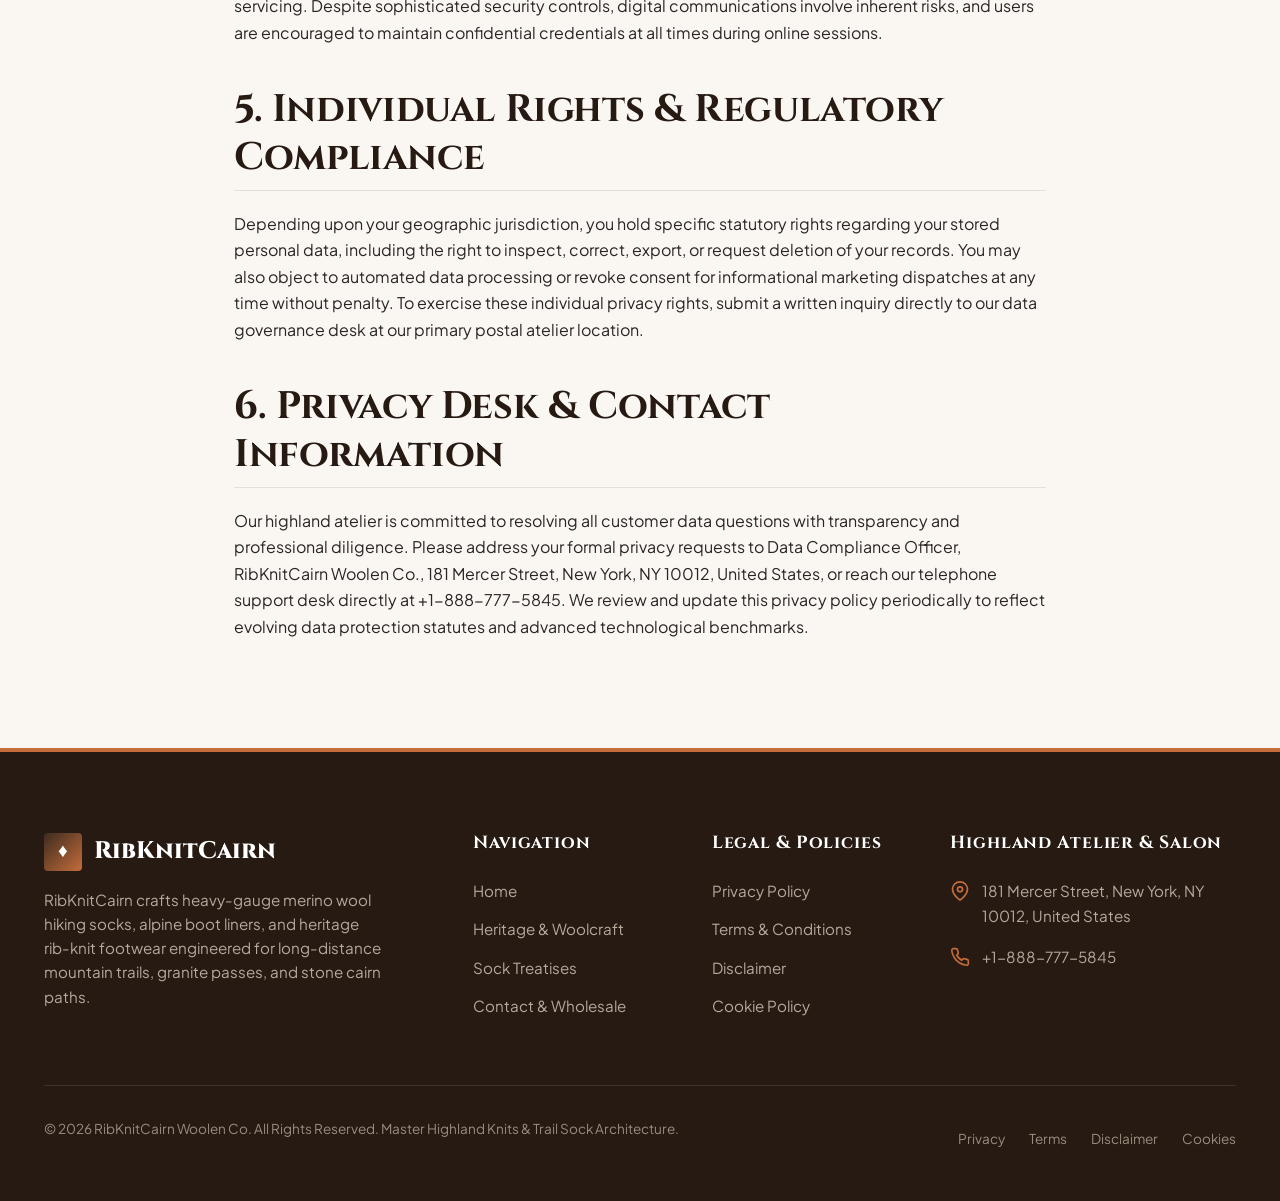
<file: privacy-policy.html>
<!DOCTYPE html>
<html lang="en">
<head>
  <meta charset="UTF-8">
  <meta name="viewport" content="width=device-width, initial-scale=1.0">
  <title>Privacy Policy | RibKnitCairn Woolen Co.</title>
  <meta name="description" content="Institutional privacy policy and data governance practices for RibKnitCairn master merino wool socks and outdoor footwear services.">
  <link rel="canonical" href="https://ribknitcairn.com/privacy-policy.html">
  
  <link rel="preconnect" href="https://fonts.googleapis.com">
<link rel="preconnect" href="https://fonts.gstatic.com" crossorigin>
<link href="https://fonts.googleapis.com/css2?family=Cinzel:wght@600;700;800&family=Plus+Jakarta+Sans:wght@400;500;600;700&family=Space+Grotesk:wght@500;600&display=swap" rel="stylesheet">
  <link rel="stylesheet" href="assets/css/style.css">
  <!-- Google Analytics Tag -->
<script async src="https://www.googletagmanager.com/gtag/js?id=G-0LY0HY7L01"></script>
<script>
  window.dataLayer = window.dataLayer || [];
  function gtag(){dataLayer.push(arguments);}
  gtag('js', new Date());
  gtag('config', 'G-0LY0HY7L01');
</script>
</head>
<body><!-- Header Component (Strictly 1 per page) -->
<header class="site-header">
  <div class="container">
    <div class="header-inner">
      <a href="index.php" class="brand-logo">
        <span class="crest-symbol">&#9830;</span>
        <span>RibKnitCairn</span>
      </a>
      <nav aria-label="Primary Navigation">
        <ul class="nav-menu">
          <li><a href="index.php" class="nav-link ">Home</a></li>
          <li><a href="about.html" class="nav-link ">Heritage &amp; Woolcraft</a></li>
          <li><a href="blog.html" class="nav-link ">Sock Treatises</a></li>
          <li><a href="contact.html" class="nav-link ">Contact &amp; Orders</a></li>
        </ul>
      </nav>
      <div class="nav-actions">
        <a href="contact.html" class="btn btn-primary btn-sm">Shop Trail Socks</a>
        <button class="hamburger-btn" id="hamburger-btn" aria-label="Open Navigation Menu">
          <svg viewBox="0 0 24 24" fill="none" stroke="currentColor" stroke-width="2"><line x1="3" y1="12" x2="21" y2="12"/><line x1="3" y1="6" x2="21" y2="6"/><line x1="3" y1="18" x2="21" y2="18"/></svg>
        </button>
      </div>
    </div>
  </div>
</header>

<!-- Mobile Navigation Drawer (Strictly 1 per page) -->
<div class="drawer-overlay" id="drawer-overlay"></div>
<div class="mobile-drawer" id="mobile-drawer" role="dialog" aria-modal="true" aria-label="Mobile Navigation">
  <div class="drawer-header">
    <a href="index.php" class="brand-logo" style="font-size:1.35rem;">
      <span class="crest-symbol" style="width:32px;height:32px;font-size:1rem;">&#9830;</span>
      <span>RibKnitCairn</span>
    </a>
    <button class="drawer-close-btn" id="drawer-close" aria-label="Close Navigation Menu">
      <svg width="24" height="24" viewBox="0 0 24 24" fill="none" stroke="currentColor" stroke-width="2"><line x1="18" y1="6" x2="6" y2="18"/><line x1="6" y1="6" x2="18" y2="18"/></svg>
    </button>
  </div>
  <ul class="drawer-nav">
    <li><a href="index.php">Home</a></li>
    <li><a href="about.html">Heritage &amp; Woolcraft</a></li>
    <li><a href="blog.html">Sock Treatises</a></li>
    <li><a href="contact.html">Contact &amp; Orders</a></li>
    <li><a href="privacy-policy.html">Privacy Policy</a></li>
    <li><a href="terms-and-conditions.html">Terms &amp; Conditions</a></li>
    <li><a href="disclaimer.html">Disclaimer</a></li>
    <li><a href="cookie-policy.html">Cookie Policy</a></li>
  </ul>
  <div style="margin-top:auto;padding-top:1.5rem;border-top:1px solid var(--color-border);">
    <a href="contact.html" class="btn btn-accent" style="width:100%;">Shop Trail Socks</a>
  </div>
</div>

<section class="hero" style="padding:3.5rem 0;">
  <div class="container-narrow">
    <span class="hero-badge">&#9830; Institutional Governance &bull; Updated January 2026</span>
    <h1>Privacy Policy</h1>
    <p class="hero-lead">
      Comprehensive disclosure regarding data protection, customer record retention, and algorithmic transparency at RibKnitCairn Woolen Co.
    </p>
  </div>
</section>

<section class="section">
  <div class="container-narrow article-content">
    <h2>1. Institutional Scope &amp; Commitment</h2>
    <p>
      RibKnitCairn operates this institutional portal to present our master highland merino wool
      socks, technical footwear research, and artisan knitting services. We collect limited
      digital analytics and customer communication records strictly to process trail orders,
      respond to sizing inquiries, and optimize user experience across our digital catalog. We
      adhere to rigorous global data security benchmarks and protect your privacy against
      unauthorized extraction or dissemination across global commercial networks.
    </p>

    <h2>2. Categories of Information Collected</h2>
    <p>
      When you browse our online collections, request custom wool socks, or sign up for our
      seasonal dispatch journal, we may collect technical identifiers including Internet
      Protocol addresses, browser agent specifications, and navigation timestamps. For direct
      orders or atelier fittings, we collect your name, shipping address, contact phone, and
      payment details through encrypted processing systems. We do not sell, rent, or trade your
      personal information to marketing aggregators or commercial syndicates.
    </p>

    <h2>3. Lawful Basis for Data Processing</h2>
    <p>
      Our processing activities rest upon legitimate business execution, contractual fulfillment
      for delivered wool socks, and explicit user consent for informational newsletters. We
      retain customer transaction records solely for the duration mandated by financial
      accounting regulations and tax auditing standards. Non-identifying browsing telemetry is
      reviewed periodically to eliminate website navigation bottlenecks and optimize mobile
      responsiveness across handheld outdoor navigation devices on mountain trails worldwide.
    </p>

    <h2>4. Security Safeguards &amp; Data Transmission</h2>
    <p>
      We implement robust cryptographic safeguards including Secure Sockets Layer protocols,
      enterprise firewalls, and restricted credentials to shield your sensitive information.
      Access to transactional records is limited strictly to trained personnel who manage
      fulfillment logistics, sizing consultations, and warranty servicing. Despite sophisticated
      security controls, digital communications involve inherent risks, and users are encouraged
      to maintain confidential credentials at all times during online sessions.
    </p>

    <h2>5. Individual Rights &amp; Regulatory Compliance</h2>
    <p>
      Depending upon your geographic jurisdiction, you hold specific statutory rights regarding
      your stored personal data, including the right to inspect, correct, export, or request
      deletion of your records. You may also object to automated data processing or revoke
      consent for informational marketing dispatches at any time without penalty. To exercise
      these individual privacy rights, submit a written inquiry directly to our data governance
      desk at our primary postal atelier location.
    </p>

    <h2>6. Privacy Desk &amp; Contact Information</h2>
    <p>
      Our highland atelier is committed to resolving all customer data questions with
      transparency and professional diligence. Please address your formal privacy requests to
      Data Compliance Officer, RibKnitCairn Woolen Co., 181 Mercer Street, New York, NY 10012,
      United States, or reach our telephone support desk directly at +1-888-777-5845. We review
      and update this privacy policy periodically to reflect evolving data protection statutes
      and advanced technological benchmarks.
    </p>
  </div>
</section>
<!-- Institutional Site Footer -->
<footer class="site-footer">
  <div class="container">
    <div class="footer-grid">
      <div class="footer-brand">
        <a href="index.php" class="brand-logo" style="color:#ffffff;margin-bottom:1rem;display:inline-flex;">
          <span class="crest-symbol">&#9830;</span>
          <span>RibKnitCairn</span>
        </a>
        <p>
          RibKnitCairn crafts heavy-gauge merino wool hiking socks, alpine boot liners, and heritage rib-knit footwear engineered for long-distance mountain trails, granite passes, and stone cairn paths.
        </p>
      </div>

      <div class="footer-col">
        <h4>Navigation</h4>
        <ul class="footer-links">
          <li><a href="index.php">Home</a></li>
          <li><a href="about.html">Heritage &amp; Woolcraft</a></li>
          <li><a href="blog.html">Sock Treatises</a></li>
          <li><a href="contact.html">Contact &amp; Wholesale</a></li>
        </ul>
      </div>

      <div class="footer-col">
        <h4>Legal &amp; Policies</h4>
        <ul class="footer-links">
          <li><a href="privacy-policy.html">Privacy Policy</a></li>
          <li><a href="terms-and-conditions.html">Terms &amp; Conditions</a></li>
          <li><a href="disclaimer.html">Disclaimer</a></li>
          <li><a href="cookie-policy.html">Cookie Policy</a></li>
        </ul>
      </div>

      <div class="footer-col">
        <h4>Highland Atelier &amp; Salon</h4>
        <div class="footer-contact-item">
          <svg viewBox="0 0 24 24" fill="none" stroke="currentColor" stroke-width="2"><path d="M21 10c0 7-9 13-9 13s-9-6-9-13a9 9 0 0 1 18 0z"/><circle cx="12" cy="10" r="3"/></svg>
          <span>181 Mercer Street, New York, NY 10012, United States</span>
        </div>
        <div class="footer-contact-item">
          <svg viewBox="0 0 24 24" fill="none" stroke="currentColor" stroke-width="2"><path d="M22 16.92v3a2 2 0 0 1-2.18 2 19.79 19.79 0 0 1-8.63-3.07 19.5 19.5 0 0 1-6-6 19.79 19.79 0 0 1-3.07-8.67A2 2 0 0 1 4.11 2h3a2 2 0 0 1 2 1.72 12.84 12.84 0 0 0 .7 2.81 2 2 0 0 1-.45 2.11L8.09 9.91a16 16 0 0 0 6 6l1.27-1.27a2 2 0 0 1 2.11-.45 12.84 12.84 0 0 0 2.81.7A2 2 0 0 1 22 16.92z"/></svg>
          <span>+1-888-777-5845</span>
        </div>
      </div>
    </div>

    <div class="footer-bottom">
      <p>&copy; 2026 RibKnitCairn Woolen Co. All Rights Reserved. Master Highland Knits &amp; Trail Sock Architecture.</p>
      <div class="footer-legal-links">
        <a href="privacy-policy.html">Privacy</a>
        <a href="terms-and-conditions.html">Terms</a>
        <a href="disclaimer.html">Disclaimer</a>
        <a href="cookie-policy.html">Cookies</a>
      </div>
    </div>
  </div>
</footer>
<script src="assets/js/main.js"></script>
</body>
</html>
</file>
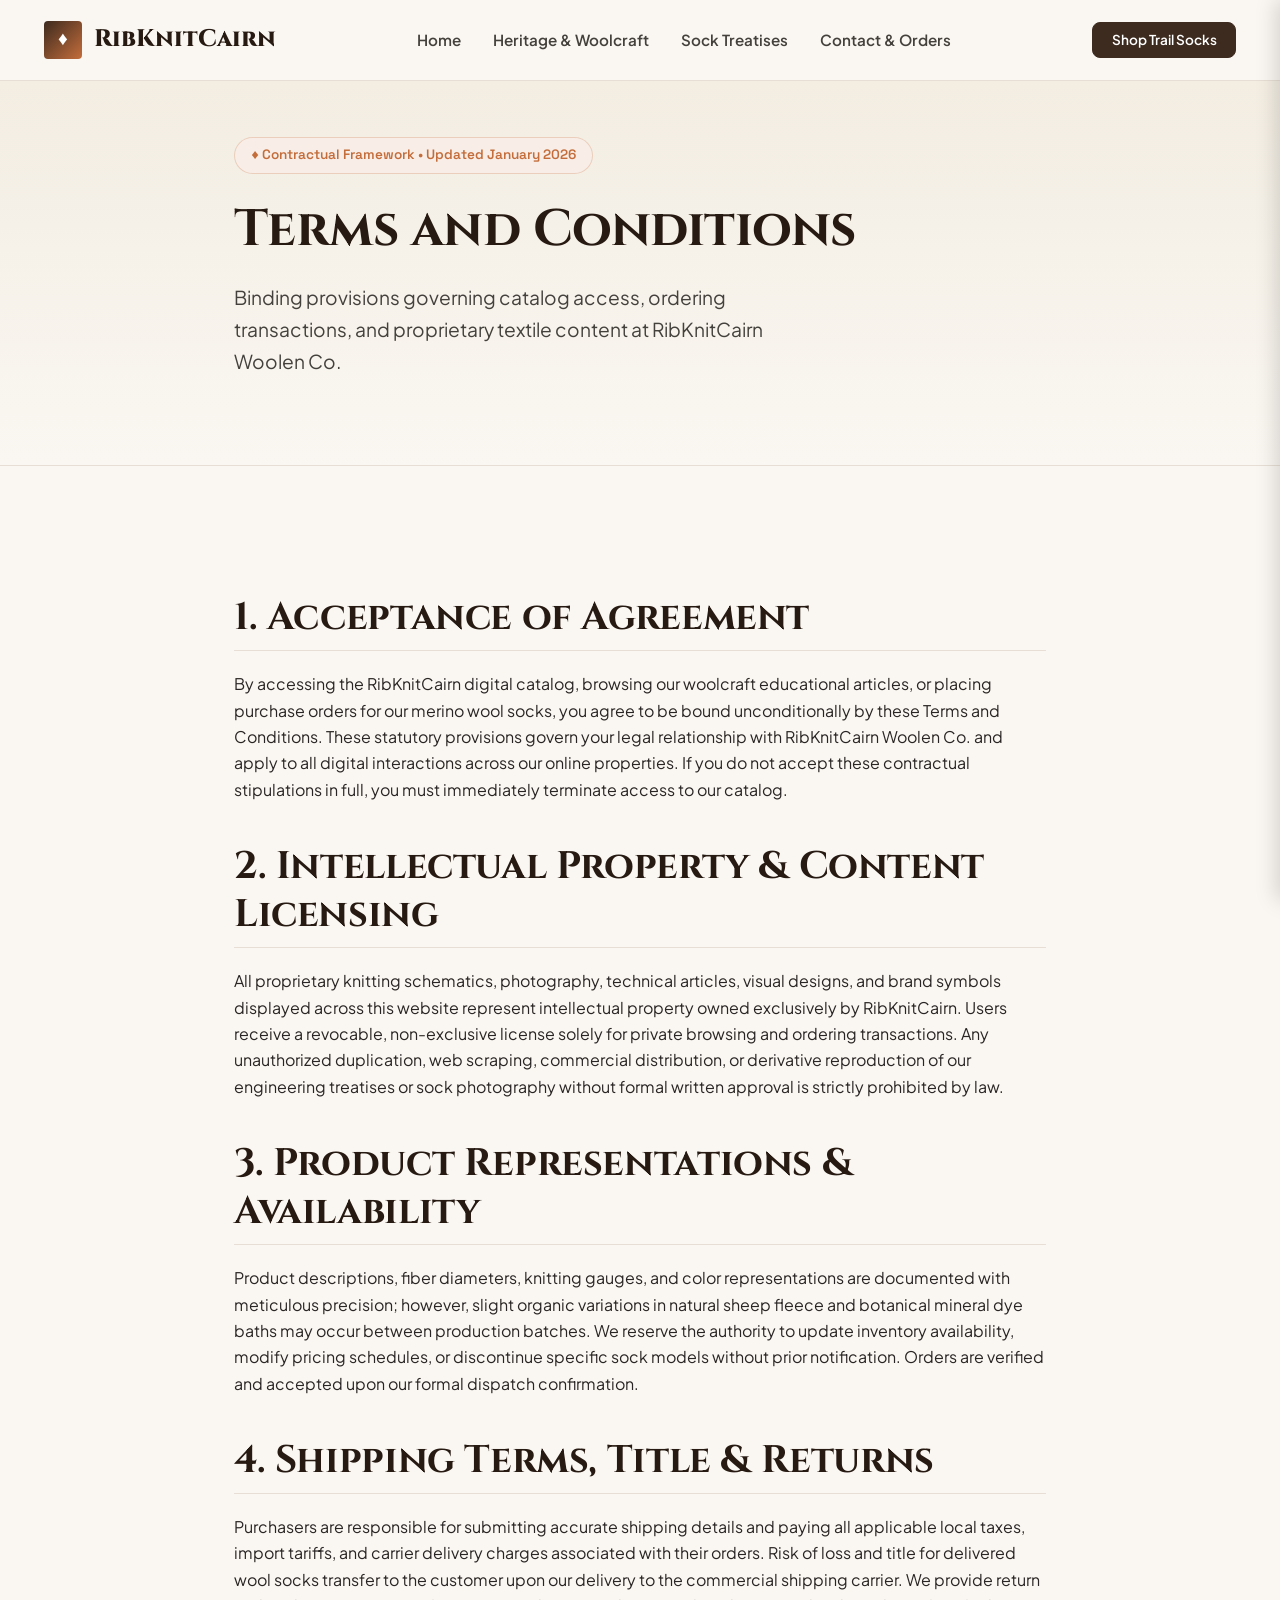
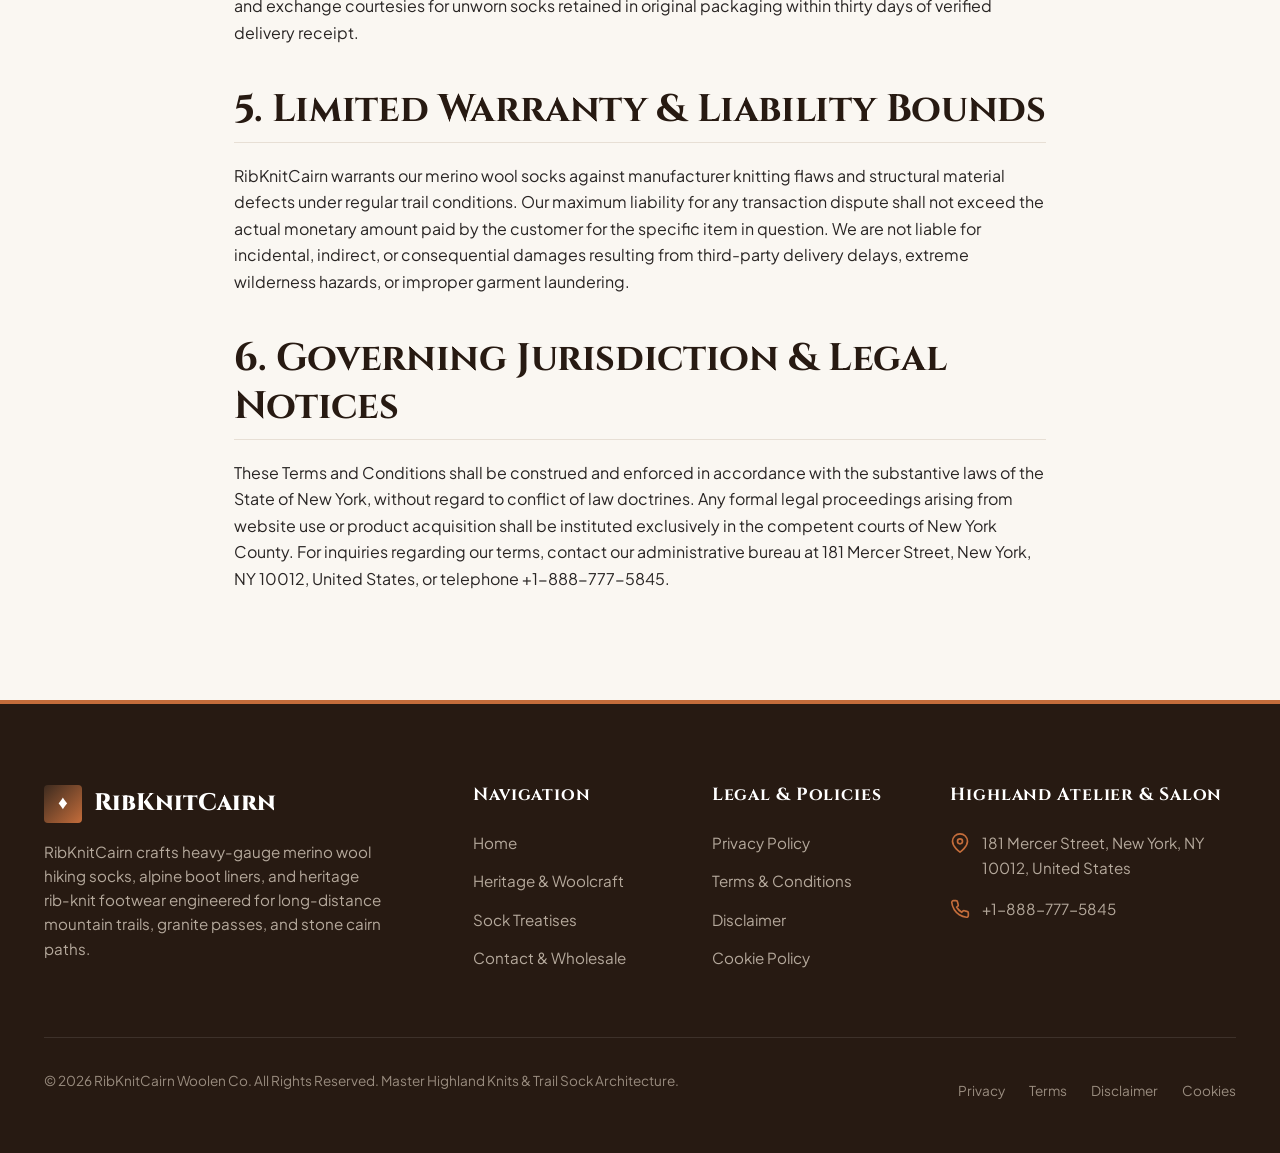
<file: terms-and-conditions.html>
<!DOCTYPE html>
<html lang="en">
<head>
  <meta charset="UTF-8">
  <meta name="viewport" content="width=device-width, initial-scale=1.0">
  <title>Terms and Conditions | RibKnitCairn Woolen Co.</title>
  <meta name="description" content="Legal terms, ordering provisions, and intellectual property stipulations governing RibKnitCairn master merino wool socks.">
  <link rel="canonical" href="https://ribknitcairn.com/terms-and-conditions.html">
  
  <link rel="preconnect" href="https://fonts.googleapis.com">
<link rel="preconnect" href="https://fonts.gstatic.com" crossorigin>
<link href="https://fonts.googleapis.com/css2?family=Cinzel:wght@600;700;800&family=Plus+Jakarta+Sans:wght@400;500;600;700&family=Space+Grotesk:wght@500;600&display=swap" rel="stylesheet">
  <link rel="stylesheet" href="assets/css/style.css">
  <!-- Google Analytics Tag -->
<script async src="https://www.googletagmanager.com/gtag/js?id=G-0LY0HY7L01"></script>
<script>
  window.dataLayer = window.dataLayer || [];
  function gtag(){dataLayer.push(arguments);}
  gtag('js', new Date());
  gtag('config', 'G-0LY0HY7L01');
</script>
</head>
<body><!-- Header Component (Strictly 1 per page) -->
<header class="site-header">
  <div class="container">
    <div class="header-inner">
      <a href="index.php" class="brand-logo">
        <span class="crest-symbol">&#9830;</span>
        <span>RibKnitCairn</span>
      </a>
      <nav aria-label="Primary Navigation">
        <ul class="nav-menu">
          <li><a href="index.php" class="nav-link ">Home</a></li>
          <li><a href="about.html" class="nav-link ">Heritage &amp; Woolcraft</a></li>
          <li><a href="blog.html" class="nav-link ">Sock Treatises</a></li>
          <li><a href="contact.html" class="nav-link ">Contact &amp; Orders</a></li>
        </ul>
      </nav>
      <div class="nav-actions">
        <a href="contact.html" class="btn btn-primary btn-sm">Shop Trail Socks</a>
        <button class="hamburger-btn" id="hamburger-btn" aria-label="Open Navigation Menu">
          <svg viewBox="0 0 24 24" fill="none" stroke="currentColor" stroke-width="2"><line x1="3" y1="12" x2="21" y2="12"/><line x1="3" y1="6" x2="21" y2="6"/><line x1="3" y1="18" x2="21" y2="18"/></svg>
        </button>
      </div>
    </div>
  </div>
</header>

<!-- Mobile Navigation Drawer (Strictly 1 per page) -->
<div class="drawer-overlay" id="drawer-overlay"></div>
<div class="mobile-drawer" id="mobile-drawer" role="dialog" aria-modal="true" aria-label="Mobile Navigation">
  <div class="drawer-header">
    <a href="index.php" class="brand-logo" style="font-size:1.35rem;">
      <span class="crest-symbol" style="width:32px;height:32px;font-size:1rem;">&#9830;</span>
      <span>RibKnitCairn</span>
    </a>
    <button class="drawer-close-btn" id="drawer-close" aria-label="Close Navigation Menu">
      <svg width="24" height="24" viewBox="0 0 24 24" fill="none" stroke="currentColor" stroke-width="2"><line x1="18" y1="6" x2="6" y2="18"/><line x1="6" y1="6" x2="18" y2="18"/></svg>
    </button>
  </div>
  <ul class="drawer-nav">
    <li><a href="index.php">Home</a></li>
    <li><a href="about.html">Heritage &amp; Woolcraft</a></li>
    <li><a href="blog.html">Sock Treatises</a></li>
    <li><a href="contact.html">Contact &amp; Orders</a></li>
    <li><a href="privacy-policy.html">Privacy Policy</a></li>
    <li><a href="terms-and-conditions.html">Terms &amp; Conditions</a></li>
    <li><a href="disclaimer.html">Disclaimer</a></li>
    <li><a href="cookie-policy.html">Cookie Policy</a></li>
  </ul>
  <div style="margin-top:auto;padding-top:1.5rem;border-top:1px solid var(--color-border);">
    <a href="contact.html" class="btn btn-accent" style="width:100%;">Shop Trail Socks</a>
  </div>
</div>

<section class="hero" style="padding:3.5rem 0;">
  <div class="container-narrow">
    <span class="hero-badge">&#9830; Contractual Framework &bull; Updated January 2026</span>
    <h1>Terms and Conditions</h1>
    <p class="hero-lead">
      Binding provisions governing catalog access, ordering transactions, and proprietary textile content at RibKnitCairn Woolen Co.
    </p>
  </div>
</section>

<section class="section">
  <div class="container-narrow article-content">
    <h2>1. Acceptance of Agreement</h2>
    <p>
      By accessing the RibKnitCairn digital catalog, browsing our woolcraft educational
      articles, or placing purchase orders for our merino wool socks, you agree to be bound
      unconditionally by these Terms and Conditions. These statutory provisions govern your
      legal relationship with RibKnitCairn Woolen Co. and apply to all digital interactions
      across our online properties. If you do not accept these contractual stipulations in full,
      you must immediately terminate access to our catalog.
    </p>

    <h2>2. Intellectual Property &amp; Content Licensing</h2>
    <p>
      All proprietary knitting schematics, photography, technical articles, visual designs, and
      brand symbols displayed across this website represent intellectual property owned
      exclusively by RibKnitCairn. Users receive a revocable, non-exclusive license solely for
      private browsing and ordering transactions. Any unauthorized duplication, web scraping,
      commercial distribution, or derivative reproduction of our engineering treatises or sock
      photography without formal written approval is strictly prohibited by law.
    </p>

    <h2>3. Product Representations &amp; Availability</h2>
    <p>
      Product descriptions, fiber diameters, knitting gauges, and color representations are
      documented with meticulous precision; however, slight organic variations in natural sheep
      fleece and botanical mineral dye baths may occur between production batches. We reserve
      the authority to update inventory availability, modify pricing schedules, or discontinue
      specific sock models without prior notification. Orders are verified and accepted upon our
      formal dispatch confirmation.
    </p>

    <h2>4. Shipping Terms, Title &amp; Returns</h2>
    <p>
      Purchasers are responsible for submitting accurate shipping details and paying all
      applicable local taxes, import tariffs, and carrier delivery charges associated with their
      orders. Risk of loss and title for delivered wool socks transfer to the customer upon our
      delivery to the commercial shipping carrier. We provide return and exchange courtesies for
      unworn socks retained in original packaging within thirty days of verified delivery
      receipt.
    </p>

    <h2>5. Limited Warranty &amp; Liability Bounds</h2>
    <p>
      RibKnitCairn warrants our merino wool socks against manufacturer knitting flaws and
      structural material defects under regular trail conditions. Our maximum liability for any
      transaction dispute shall not exceed the actual monetary amount paid by the customer for
      the specific item in question. We are not liable for incidental, indirect, or
      consequential damages resulting from third-party delivery delays, extreme wilderness
      hazards, or improper garment laundering.
    </p>

    <h2>6. Governing Jurisdiction &amp; Legal Notices</h2>
    <p>
      These Terms and Conditions shall be construed and enforced in accordance with the
      substantive laws of the State of New York, without regard to conflict of law doctrines.
      Any formal legal proceedings arising from website use or product acquisition shall be
      instituted exclusively in the competent courts of New York County. For inquiries regarding
      our terms, contact our administrative bureau at 181 Mercer Street, New York, NY 10012,
      United States, or telephone +1-888-777-5845.
    </p>
  </div>
</section>
<!-- Institutional Site Footer -->
<footer class="site-footer">
  <div class="container">
    <div class="footer-grid">
      <div class="footer-brand">
        <a href="index.php" class="brand-logo" style="color:#ffffff;margin-bottom:1rem;display:inline-flex;">
          <span class="crest-symbol">&#9830;</span>
          <span>RibKnitCairn</span>
        </a>
        <p>
          RibKnitCairn crafts heavy-gauge merino wool hiking socks, alpine boot liners, and heritage rib-knit footwear engineered for long-distance mountain trails, granite passes, and stone cairn paths.
        </p>
      </div>

      <div class="footer-col">
        <h4>Navigation</h4>
        <ul class="footer-links">
          <li><a href="index.php">Home</a></li>
          <li><a href="about.html">Heritage &amp; Woolcraft</a></li>
          <li><a href="blog.html">Sock Treatises</a></li>
          <li><a href="contact.html">Contact &amp; Wholesale</a></li>
        </ul>
      </div>

      <div class="footer-col">
        <h4>Legal &amp; Policies</h4>
        <ul class="footer-links">
          <li><a href="privacy-policy.html">Privacy Policy</a></li>
          <li><a href="terms-and-conditions.html">Terms &amp; Conditions</a></li>
          <li><a href="disclaimer.html">Disclaimer</a></li>
          <li><a href="cookie-policy.html">Cookie Policy</a></li>
        </ul>
      </div>

      <div class="footer-col">
        <h4>Highland Atelier &amp; Salon</h4>
        <div class="footer-contact-item">
          <svg viewBox="0 0 24 24" fill="none" stroke="currentColor" stroke-width="2"><path d="M21 10c0 7-9 13-9 13s-9-6-9-13a9 9 0 0 1 18 0z"/><circle cx="12" cy="10" r="3"/></svg>
          <span>181 Mercer Street, New York, NY 10012, United States</span>
        </div>
        <div class="footer-contact-item">
          <svg viewBox="0 0 24 24" fill="none" stroke="currentColor" stroke-width="2"><path d="M22 16.92v3a2 2 0 0 1-2.18 2 19.79 19.79 0 0 1-8.63-3.07 19.5 19.5 0 0 1-6-6 19.79 19.79 0 0 1-3.07-8.67A2 2 0 0 1 4.11 2h3a2 2 0 0 1 2 1.72 12.84 12.84 0 0 0 .7 2.81 2 2 0 0 1-.45 2.11L8.09 9.91a16 16 0 0 0 6 6l1.27-1.27a2 2 0 0 1 2.11-.45 12.84 12.84 0 0 0 2.81.7A2 2 0 0 1 22 16.92z"/></svg>
          <span>+1-888-777-5845</span>
        </div>
      </div>
    </div>

    <div class="footer-bottom">
      <p>&copy; 2026 RibKnitCairn Woolen Co. All Rights Reserved. Master Highland Knits &amp; Trail Sock Architecture.</p>
      <div class="footer-legal-links">
        <a href="privacy-policy.html">Privacy</a>
        <a href="terms-and-conditions.html">Terms</a>
        <a href="disclaimer.html">Disclaimer</a>
        <a href="cookie-policy.html">Cookies</a>
      </div>
    </div>
  </div>
</footer>
<script src="assets/js/main.js"></script>
</body>
</html>
</file>
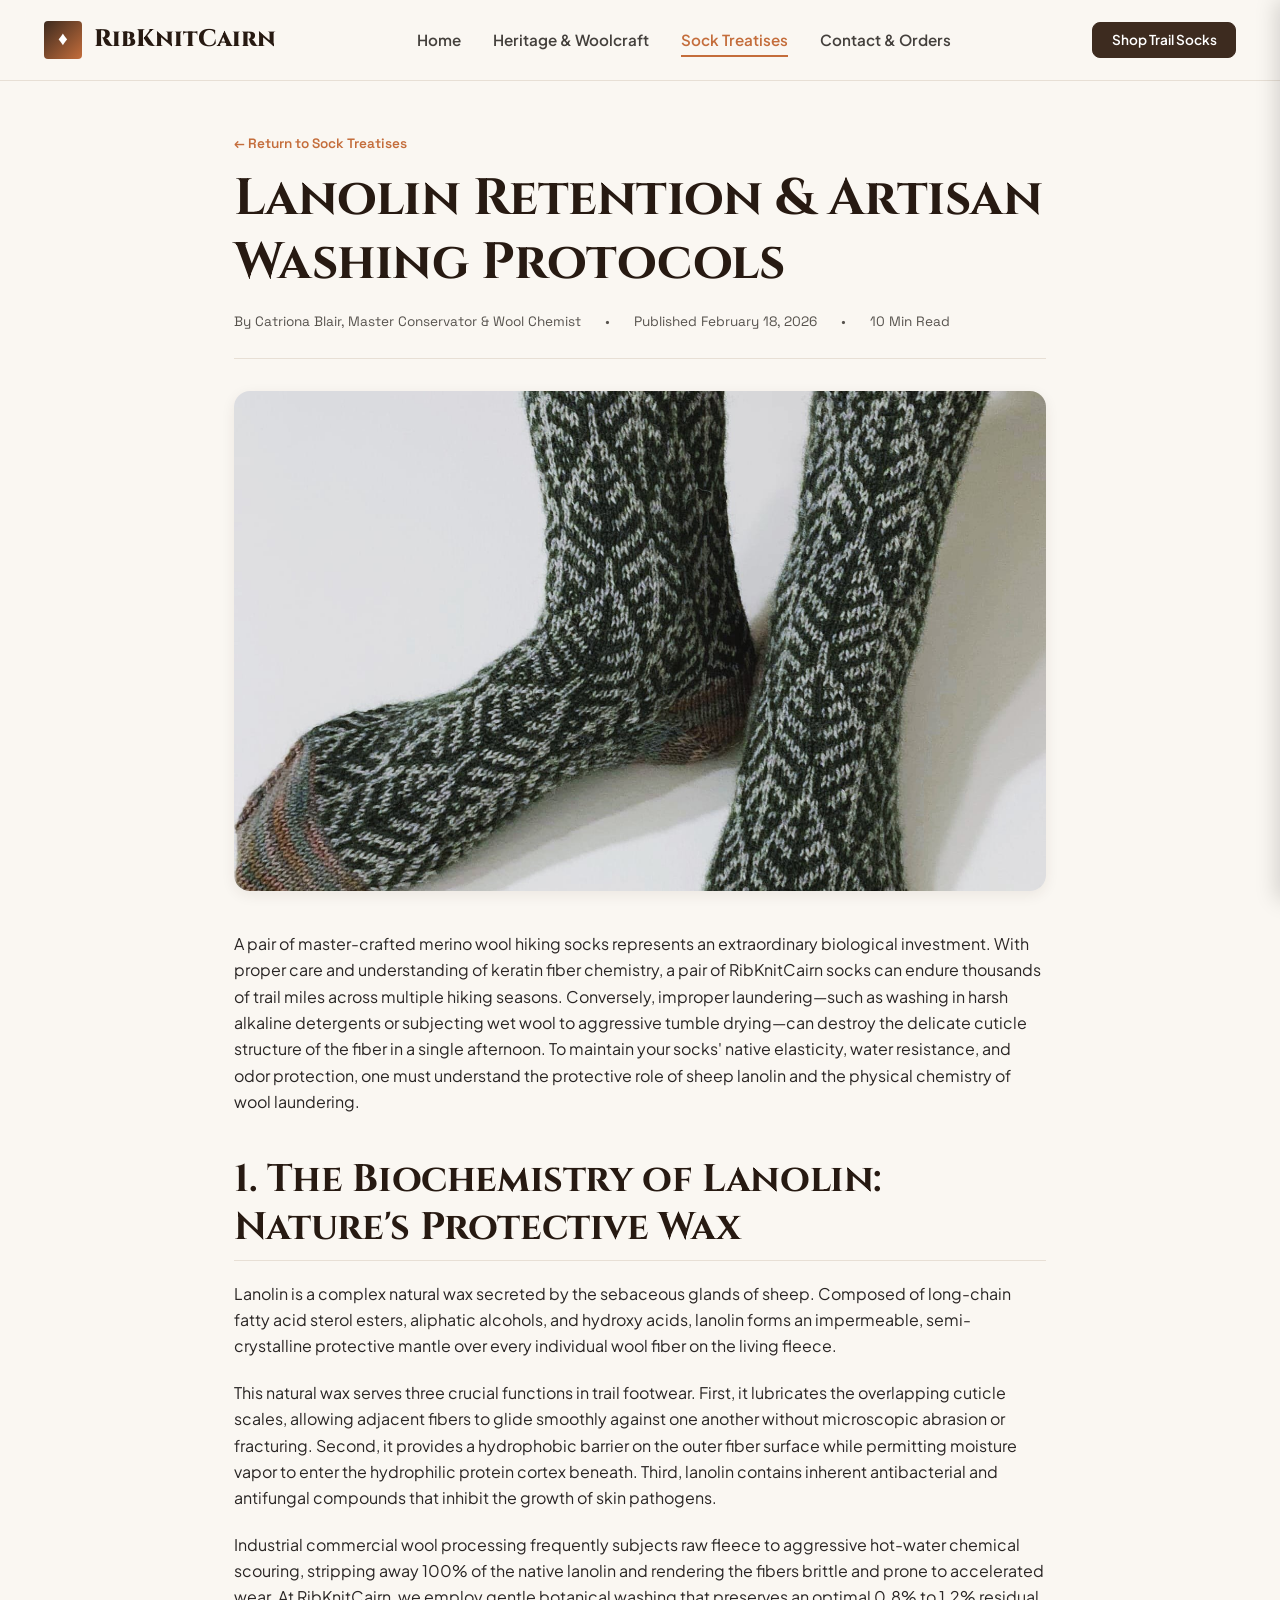
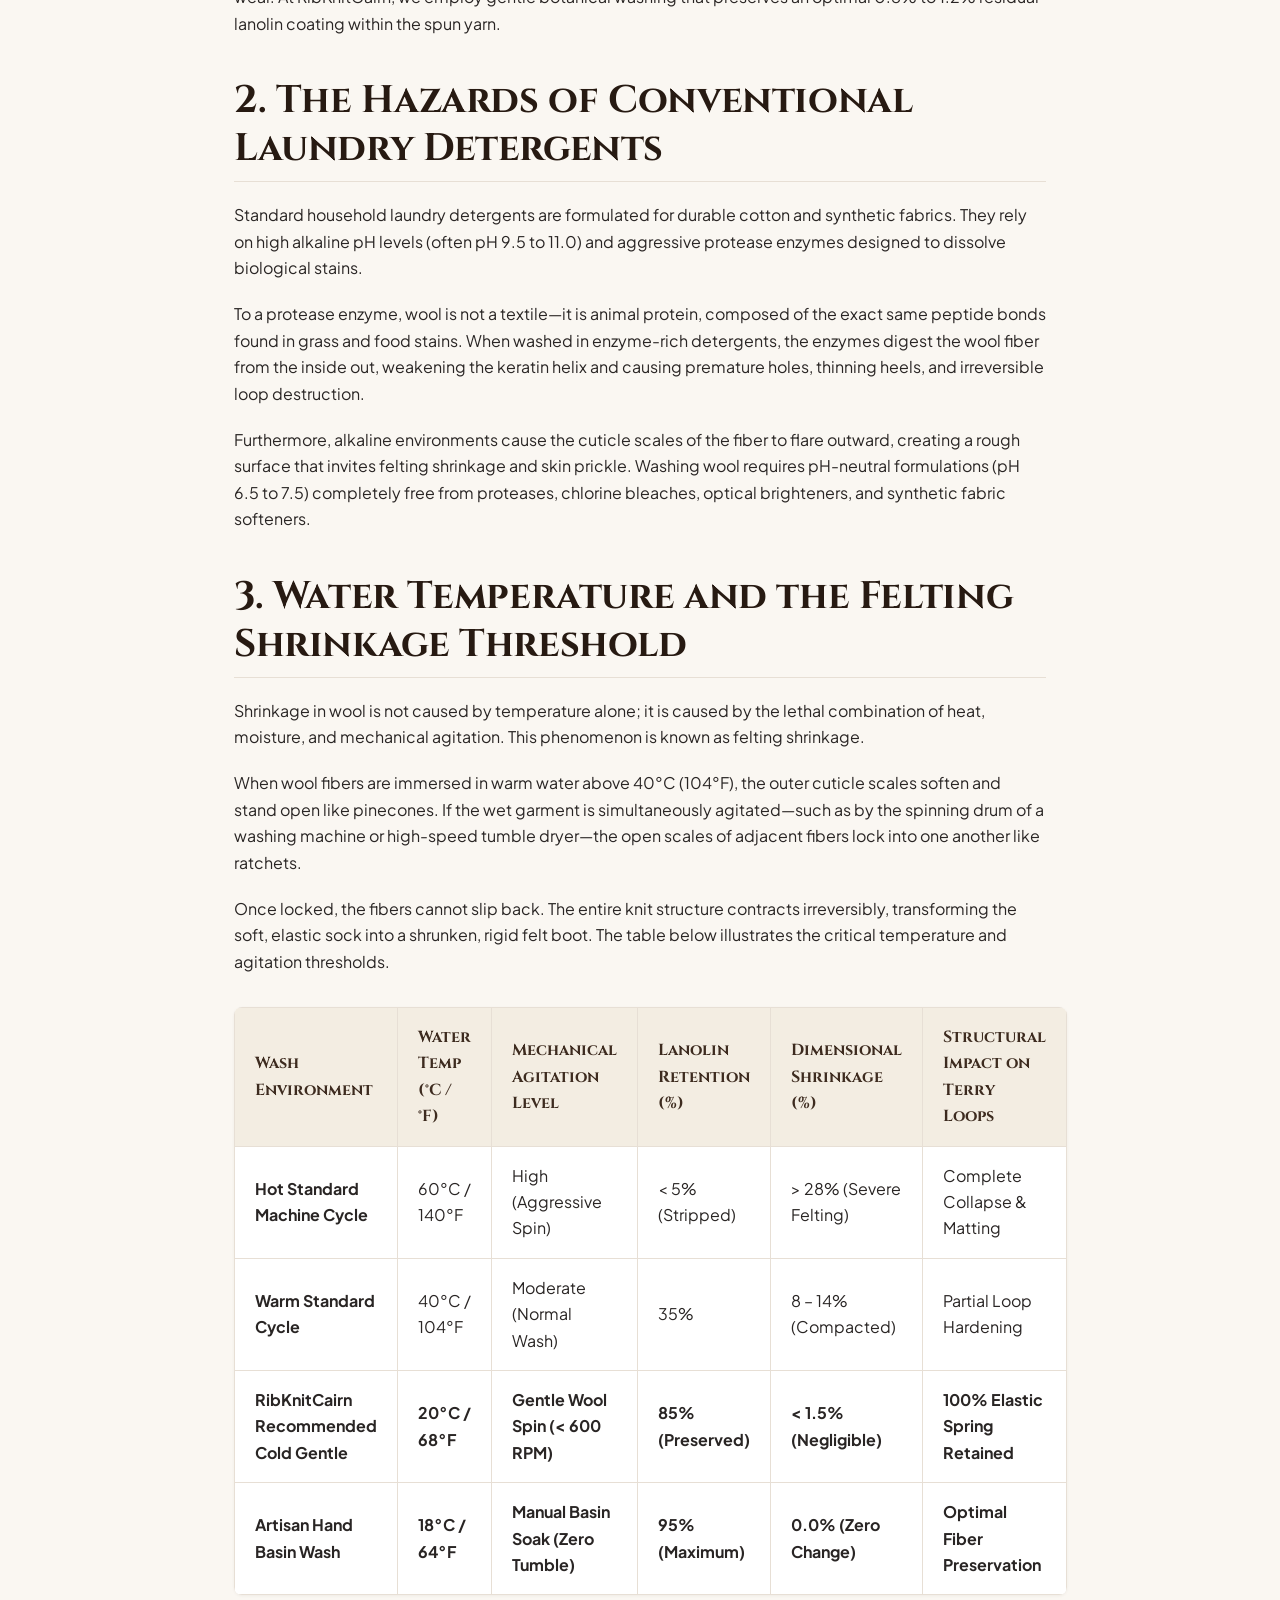
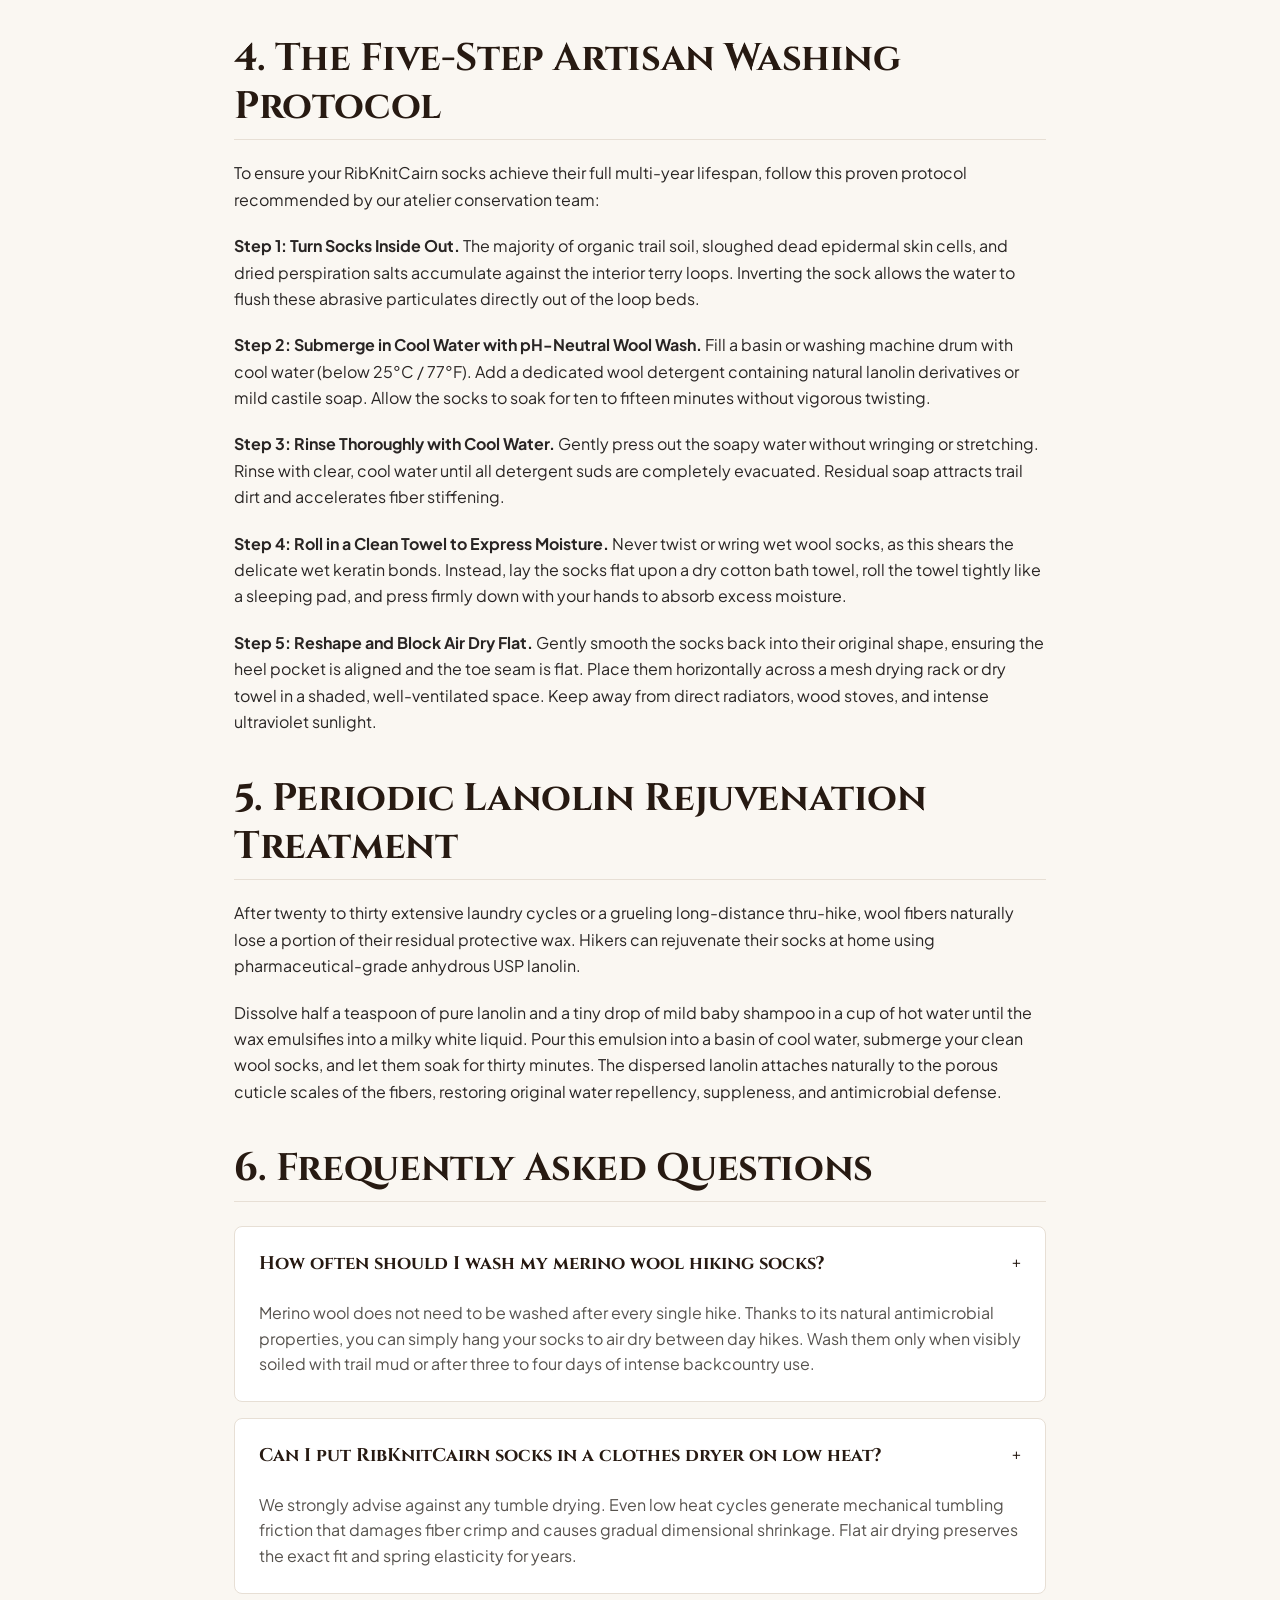
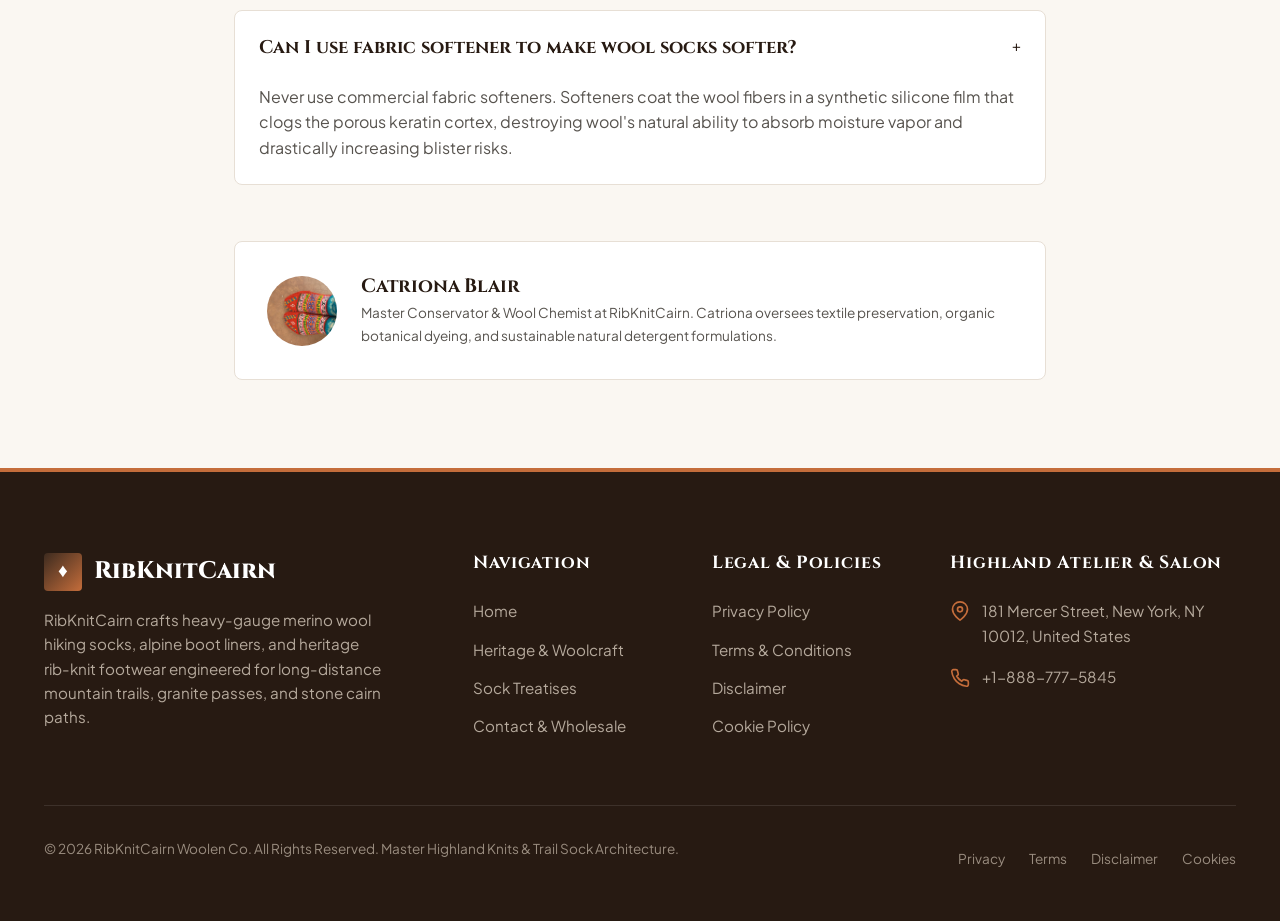
<file: blog/lanolin-retention-washing-artisan-sock-care.html>
<!DOCTYPE html>
<html lang="en">
<head>
  <meta charset="UTF-8">
  <meta name="viewport" content="width=device-width, initial-scale=1.0">
  <title>Lanolin Retention & Artisan Washing Protocols | RibKnitCairn</title>
  <meta name="description" content="Scientific preservation guide for merino wool socks: lanolin wax retention, wash chemistry, temperature thresholds, flat block drying, and lifetime rejuvenation.">
  <link rel="canonical" href="https://ribknitcairn.com/blog/lanolin-retention-washing-artisan-sock-care.html">
  
  <link rel="preconnect" href="https://fonts.googleapis.com">
<link rel="preconnect" href="https://fonts.gstatic.com" crossorigin>
<link href="https://fonts.googleapis.com/css2?family=Cinzel:wght@600;700;800&family=Plus+Jakarta+Sans:wght@400;500;600;700&family=Space+Grotesk:wght@500;600&display=swap" rel="stylesheet">
  <link rel="stylesheet" href="../assets/css/style.css">
  <!-- Google Analytics Tag -->
<script async src="https://www.googletagmanager.com/gtag/js?id=G-0LY0HY7L01"></script>
<script>
  window.dataLayer = window.dataLayer || [];
  function gtag(){dataLayer.push(arguments);}
  gtag('js', new Date());
  gtag('config', 'G-0LY0HY7L01');
</script>
  <script type="application/ld+json">
{
  "@context": "https://schema.org",
  "@type": "Article",
  "headline": "Lanolin Retention and Artisan Washing Protocols for Mountain Socks",
  "image": "https://ribknitcairn.com/assets/images/autumn_leaves_handknit_rib_socks.jpg",
  "author": {
    "@type": "Person",
    "name": "Catriona Blair, Master Conservator & Wool Chemist"
  },
  "publisher": {
    "@type": "Organization",
    "name": "RibKnitCairn",
    "logo": "https://ribknitcairn.com/assets/images/hero_merino_wool_hiking_socks.jpg"
  },
  "datePublished": "2026-02-18",
  "description": "Scientific care guide for preserving natural wool lanolin wax, thermal water thresholds, pH buffering, and block drying techniques to double sock lifespan."
}
</script>
</head>
<body><!-- Header Component (Strictly 1 per page) -->
<header class="site-header">
  <div class="container">
    <div class="header-inner">
      <a href="../index.php" class="brand-logo">
        <span class="crest-symbol">&#9830;</span>
        <span>RibKnitCairn</span>
      </a>
      <nav aria-label="Primary Navigation">
        <ul class="nav-menu">
          <li><a href="../index.php" class="nav-link ">Home</a></li>
          <li><a href="../about.html" class="nav-link ">Heritage &amp; Woolcraft</a></li>
          <li><a href="../blog.html" class="nav-link active">Sock Treatises</a></li>
          <li><a href="../contact.html" class="nav-link ">Contact &amp; Orders</a></li>
        </ul>
      </nav>
      <div class="nav-actions">
        <a href="../contact.html" class="btn btn-primary btn-sm">Shop Trail Socks</a>
        <button class="hamburger-btn" id="hamburger-btn" aria-label="Open Navigation Menu">
          <svg viewBox="0 0 24 24" fill="none" stroke="currentColor" stroke-width="2"><line x1="3" y1="12" x2="21" y2="12"/><line x1="3" y1="6" x2="21" y2="6"/><line x1="3" y1="18" x2="21" y2="18"/></svg>
        </button>
      </div>
    </div>
  </div>
</header>

<!-- Mobile Navigation Drawer (Strictly 1 per page) -->
<div class="drawer-overlay" id="drawer-overlay"></div>
<div class="mobile-drawer" id="mobile-drawer" role="dialog" aria-modal="true" aria-label="Mobile Navigation">
  <div class="drawer-header">
    <a href="../index.php" class="brand-logo" style="font-size:1.35rem;">
      <span class="crest-symbol" style="width:32px;height:32px;font-size:1rem;">&#9830;</span>
      <span>RibKnitCairn</span>
    </a>
    <button class="drawer-close-btn" id="drawer-close" aria-label="Close Navigation Menu">
      <svg width="24" height="24" viewBox="0 0 24 24" fill="none" stroke="currentColor" stroke-width="2"><line x1="18" y1="6" x2="6" y2="18"/><line x1="6" y1="6" x2="18" y2="18"/></svg>
    </button>
  </div>
  <ul class="drawer-nav">
    <li><a href="../index.php">Home</a></li>
    <li><a href="../about.html">Heritage &amp; Woolcraft</a></li>
    <li><a href="../blog.html">Sock Treatises</a></li>
    <li><a href="../contact.html">Contact &amp; Orders</a></li>
    <li><a href="../privacy-policy.html">Privacy Policy</a></li>
    <li><a href="../terms-and-conditions.html">Terms &amp; Conditions</a></li>
    <li><a href="../disclaimer.html">Disclaimer</a></li>
    <li><a href="../cookie-policy.html">Cookie Policy</a></li>
  </ul>
  <div style="margin-top:auto;padding-top:1.5rem;border-top:1px solid var(--color-border);">
    <a href="../contact.html" class="btn btn-accent" style="width:100%;">Shop Trail Socks</a>
  </div>
</div>

<article class="section" style="padding-top:3rem;">
  <div class="container-narrow">
    <div style="margin-bottom:2rem;">
      <a href="../blog.html" style="font-family:var(--font-mono);font-size:0.85rem;color:var(--color-accent);font-weight:600;">&larr; Return to Sock Treatises</a>
      <h1 style="margin-top:0.75rem;margin-bottom:1rem;">Lanolin Retention &amp; Artisan Washing Protocols</h1>
      <div style="display:flex;gap:1.5rem;font-family:var(--font-mono);font-size:0.85rem;color:var(--color-slate-600);align-items:center;border-bottom:1px solid var(--color-border);padding-bottom:1.5rem;">
        <span>By Catriona Blair, Master Conservator &amp; Wool Chemist</span>
        <span>&bull;</span>
        <span>Published February 18, 2026</span>
        <span>&bull;</span>
        <span>10 Min Read</span>
      </div>
    </div>

    <img src="../assets/images/autumn_leaves_handknit_rib_socks.jpg" alt="Autumn leaves and handknit rib wool socks care" class="article-featured-img">

    <div class="article-content">
      <p>
        A pair of master-crafted merino wool hiking socks represents an extraordinary biological investment. With proper care and understanding of keratin fiber chemistry, a pair of RibKnitCairn socks can endure thousands of trail miles across multiple hiking seasons. Conversely, improper laundering—such as washing in harsh alkaline detergents or subjecting wet wool to aggressive tumble drying—can destroy the delicate cuticle structure of the fiber in a single afternoon. To maintain your socks' native elasticity, water resistance, and odor protection, one must understand the protective role of sheep lanolin and the physical chemistry of wool laundering.
      </p>

      <h2>1. The Biochemistry of Lanolin: Nature's Protective Wax</h2>
      <p>
        Lanolin is a complex natural wax secreted by the sebaceous glands of sheep. Composed of long-chain fatty acid sterol esters, aliphatic alcohols, and hydroxy acids, lanolin forms an impermeable, semi-crystalline protective mantle over every individual wool fiber on the living fleece.
      </p>
      <p>
        This natural wax serves three crucial functions in trail footwear. First, it lubricates the overlapping cuticle scales, allowing adjacent fibers to glide smoothly against one another without microscopic abrasion or fracturing. Second, it provides a hydrophobic barrier on the outer fiber surface while permitting moisture vapor to enter the hydrophilic protein cortex beneath. Third, lanolin contains inherent antibacterial and antifungal compounds that inhibit the growth of skin pathogens.
      </p>
      <p>
        Industrial commercial wool processing frequently subjects raw fleece to aggressive hot-water chemical scouring, stripping away 100% of the native lanolin and rendering the fibers brittle and prone to accelerated wear. At RibKnitCairn, we employ gentle botanical washing that preserves an optimal 0.8% to 1.2% residual lanolin coating within the spun yarn.
      </p>

      <h2>2. The Hazards of Conventional Laundry Detergents</h2>
      <p>
        Standard household laundry detergents are formulated for durable cotton and synthetic fabrics. They rely on high alkaline pH levels (often pH 9.5 to 11.0) and aggressive protease enzymes designed to dissolve biological stains.
      </p>
      <p>
        To a protease enzyme, wool is not a textile—it is animal protein, composed of the exact same peptide bonds found in grass and food stains. When washed in enzyme-rich detergents, the enzymes digest the wool fiber from the inside out, weakening the keratin helix and causing premature holes, thinning heels, and irreversible loop destruction.
      </p>
      <p>
        Furthermore, alkaline environments cause the cuticle scales of the fiber to flare outward, creating a rough surface that invites felting shrinkage and skin prickle. Washing wool requires pH-neutral formulations (pH 6.5 to 7.5) completely free from proteases, chlorine bleaches, optical brighteners, and synthetic fabric softeners.
      </p>

      <h2>3. Water Temperature and the Felting Shrinkage Threshold</h2>
      <p>
        Shrinkage in wool is not caused by temperature alone; it is caused by the lethal combination of heat, moisture, and mechanical agitation. This phenomenon is known as felting shrinkage.
      </p>
      <p>
        When wool fibers are immersed in warm water above 40&deg;C (104&deg;F), the outer cuticle scales soften and stand open like pinecones. If the wet garment is simultaneously agitated—such as by the spinning drum of a washing machine or high-speed tumble dryer—the open scales of adjacent fibers lock into one another like ratchets.
      </p>
      <p>
        Once locked, the fibers cannot slip back. The entire knit structure contracts irreversibly, transforming the soft, elastic sock into a shrunken, rigid felt boot. The table below illustrates the critical temperature and agitation thresholds.
      </p>

      <table>
        <thead>
          <tr>
            <th>Wash Environment</th>
            <th>Water Temp (&deg;C / &deg;F)</th>
            <th>Mechanical Agitation Level</th>
            <th>Lanolin Retention (%)</th>
            <th>Dimensional Shrinkage (%)</th>
            <th>Structural Impact on Terry Loops</th>
          </tr>
        </thead>
        <tbody>
          <tr>
            <td><strong>Hot Standard Machine Cycle</strong></td>
            <td>60&deg;C / 140&deg;F</td>
            <td>High (Aggressive Spin)</td>
            <td>&lt; 5% (Stripped)</td>
            <td>&gt; 28% (Severe Felting)</td>
            <td>Complete Collapse &amp; Matting</td>
          </tr>
          <tr>
            <td><strong>Warm Standard Cycle</strong></td>
            <td>40&deg;C / 104&deg;F</td>
            <td>Moderate (Normal Wash)</td>
            <td>35%</td>
            <td>8 &ndash; 14% (Compacted)</td>
            <td>Partial Loop Hardening</td>
          </tr>
          <tr>
            <td><strong>RibKnitCairn Recommended Cold Gentle</strong></td>
            <td><strong>20&deg;C / 68&deg;F</strong></td>
            <td><strong>Gentle Wool Spin (&lt; 600 RPM)</strong></td>
            <td><strong>85% (Preserved)</strong></td>
            <td><strong>&lt; 1.5% (Negligible)</strong></td>
            <td><strong>100% Elastic Spring Retained</strong></td>
          </tr>
          <tr>
            <td><strong>Artisan Hand Basin Wash</strong></td>
            <td><strong>18&deg;C / 64&deg;F</strong></td>
            <td><strong>Manual Basin Soak (Zero Tumble)</strong></td>
            <td><strong>95% (Maximum)</strong></td>
            <td><strong>0.0% (Zero Change)</strong></td>
            <td><strong>Optimal Fiber Preservation</strong></td>
          </tr>
        </tbody>
      </table>

      <h2>4. The Five-Step Artisan Washing Protocol</h2>
      <p>
        To ensure your RibKnitCairn socks achieve their full multi-year lifespan, follow this proven protocol recommended by our atelier conservation team:
      </p>
      <p>
        <strong>Step 1: Turn Socks Inside Out.</strong> The majority of organic trail soil, sloughed dead epidermal skin cells, and dried perspiration salts accumulate against the interior terry loops. Inverting the sock allows the water to flush these abrasive particulates directly out of the loop beds.
      </p>
      <p>
        <strong>Step 2: Submerge in Cool Water with pH-Neutral Wool Wash.</strong> Fill a basin or washing machine drum with cool water (below 25&deg;C / 77&deg;F). Add a dedicated wool detergent containing natural lanolin derivatives or mild castile soap. Allow the socks to soak for ten to fifteen minutes without vigorous twisting.
      </p>
      <p>
        <strong>Step 3: Rinse Thoroughly with Cool Water.</strong> Gently press out the soapy water without wringing or stretching. Rinse with clear, cool water until all detergent suds are completely evacuated. Residual soap attracts trail dirt and accelerates fiber stiffening.
      </p>
      <p>
        <strong>Step 4: Roll in a Clean Towel to Express Moisture.</strong> Never twist or wring wet wool socks, as this shears the delicate wet keratin bonds. Instead, lay the socks flat upon a dry cotton bath towel, roll the towel tightly like a sleeping pad, and press firmly down with your hands to absorb excess moisture.
      </p>
      <p>
        <strong>Step 5: Reshape and Block Air Dry Flat.</strong> Gently smooth the socks back into their original shape, ensuring the heel pocket is aligned and the toe seam is flat. Place them horizontally across a mesh drying rack or dry towel in a shaded, well-ventilated space. Keep away from direct radiators, wood stoves, and intense ultraviolet sunlight.
      </p>

      <h2>5. Periodic Lanolin Rejuvenation Treatment</h2>
      <p>
        After twenty to thirty extensive laundry cycles or a grueling long-distance thru-hike, wool fibers naturally lose a portion of their residual protective wax. Hikers can rejuvenate their socks at home using pharmaceutical-grade anhydrous USP lanolin.
      </p>
      <p>
        Dissolve half a teaspoon of pure lanolin and a tiny drop of mild baby shampoo in a cup of hot water until the wax emulsifies into a milky white liquid. Pour this emulsion into a basin of cool water, submerge your clean wool socks, and let them soak for thirty minutes. The dispersed lanolin attaches naturally to the porous cuticle scales of the fibers, restoring original water repellency, suppleness, and antimicrobial defense.
      </p>

      <h2>6. Frequently Asked Questions</h2>
      <div class="faq-list" style="margin-top:1.5rem;">
        <div class="faq-item">
          <button class="faq-question">
            <span>How often should I wash my merino wool hiking socks?</span>
            <span>+</span>
          </button>
          <div class="faq-answer">
            Merino wool does not need to be washed after every single hike. Thanks to its natural antimicrobial properties, you can simply hang your socks to air dry between day hikes. Wash them only when visibly soiled with trail mud or after three to four days of intense backcountry use.
          </div>
        </div>
        <div class="faq-item">
          <button class="faq-question">
            <span>Can I put RibKnitCairn socks in a clothes dryer on low heat?</span>
            <span>+</span>
          </button>
          <div class="faq-answer">
            We strongly advise against any tumble drying. Even low heat cycles generate mechanical tumbling friction that damages fiber crimp and causes gradual dimensional shrinkage. Flat air drying preserves the exact fit and spring elasticity for years.
          </div>
        </div>
        <div class="faq-item">
          <button class="faq-question">
            <span>Can I use fabric softener to make wool socks softer?</span>
            <span>+</span>
          </button>
          <div class="faq-answer">
            Never use commercial fabric softeners. Softeners coat the wool fibers in a synthetic silicone film that clogs the porous keratin cortex, destroying wool's natural ability to absorb moisture vapor and drastically increasing blister risks.
          </div>
        </div>
      </div>

      <div style="margin-top:3.5rem;padding:2rem;background:var(--color-surface);border:1px solid var(--color-border);border-radius:var(--radius-md);display:flex;gap:1.5rem;align-items:center;">
        <img src="../assets/images/himachali_artisan_pattern_socks_2.jpg" alt="Catriona Blair" style="width:70px;height:70px;border-radius:var(--radius-full);object-fit:cover;">
        <div>
          <h4 style="margin-bottom:0.25rem;">Catriona Blair</h4>
          <p style="font-size:0.85rem;color:var(--color-slate-600);margin-bottom:0;">
            Master Conservator &amp; Wool Chemist at RibKnitCairn. Catriona oversees textile preservation, organic botanical dyeing, and sustainable natural detergent formulations.
          </p>
        </div>
      </div>
    </div>
  </div>
</article>
<!-- Institutional Site Footer -->
<footer class="site-footer">
  <div class="container">
    <div class="footer-grid">
      <div class="footer-brand">
        <a href="../index.php" class="brand-logo" style="color:#ffffff;margin-bottom:1rem;display:inline-flex;">
          <span class="crest-symbol">&#9830;</span>
          <span>RibKnitCairn</span>
        </a>
        <p>
          RibKnitCairn crafts heavy-gauge merino wool hiking socks, alpine boot liners, and heritage rib-knit footwear engineered for long-distance mountain trails, granite passes, and stone cairn paths.
        </p>
      </div>

      <div class="footer-col">
        <h4>Navigation</h4>
        <ul class="footer-links">
          <li><a href="../index.php">Home</a></li>
          <li><a href="../about.html">Heritage &amp; Woolcraft</a></li>
          <li><a href="../blog.html">Sock Treatises</a></li>
          <li><a href="../contact.html">Contact &amp; Wholesale</a></li>
        </ul>
      </div>

      <div class="footer-col">
        <h4>Legal &amp; Policies</h4>
        <ul class="footer-links">
          <li><a href="../privacy-policy.html">Privacy Policy</a></li>
          <li><a href="../terms-and-conditions.html">Terms &amp; Conditions</a></li>
          <li><a href="../disclaimer.html">Disclaimer</a></li>
          <li><a href="../cookie-policy.html">Cookie Policy</a></li>
        </ul>
      </div>

      <div class="footer-col">
        <h4>Highland Atelier &amp; Salon</h4>
        <div class="footer-contact-item">
          <svg viewBox="0 0 24 24" fill="none" stroke="currentColor" stroke-width="2"><path d="M21 10c0 7-9 13-9 13s-9-6-9-13a9 9 0 0 1 18 0z"/><circle cx="12" cy="10" r="3"/></svg>
          <span>181 Mercer Street, New York, NY 10012, United States</span>
        </div>
        <div class="footer-contact-item">
          <svg viewBox="0 0 24 24" fill="none" stroke="currentColor" stroke-width="2"><path d="M22 16.92v3a2 2 0 0 1-2.18 2 19.79 19.79 0 0 1-8.63-3.07 19.5 19.5 0 0 1-6-6 19.79 19.79 0 0 1-3.07-8.67A2 2 0 0 1 4.11 2h3a2 2 0 0 1 2 1.72 12.84 12.84 0 0 0 .7 2.81 2 2 0 0 1-.45 2.11L8.09 9.91a16 16 0 0 0 6 6l1.27-1.27a2 2 0 0 1 2.11-.45 12.84 12.84 0 0 0 2.81.7A2 2 0 0 1 22 16.92z"/></svg>
          <span>+1-888-777-5845</span>
        </div>
      </div>
    </div>

    <div class="footer-bottom">
      <p>&copy; 2026 RibKnitCairn Woolen Co. All Rights Reserved. Master Highland Knits &amp; Trail Sock Architecture.</p>
      <div class="footer-legal-links">
        <a href="../privacy-policy.html">Privacy</a>
        <a href="../terms-and-conditions.html">Terms</a>
        <a href="../disclaimer.html">Disclaimer</a>
        <a href="../cookie-policy.html">Cookies</a>
      </div>
    </div>
  </div>
</footer>
<script src="../assets/js/main.js"></script>
</body>
</html>
</file>
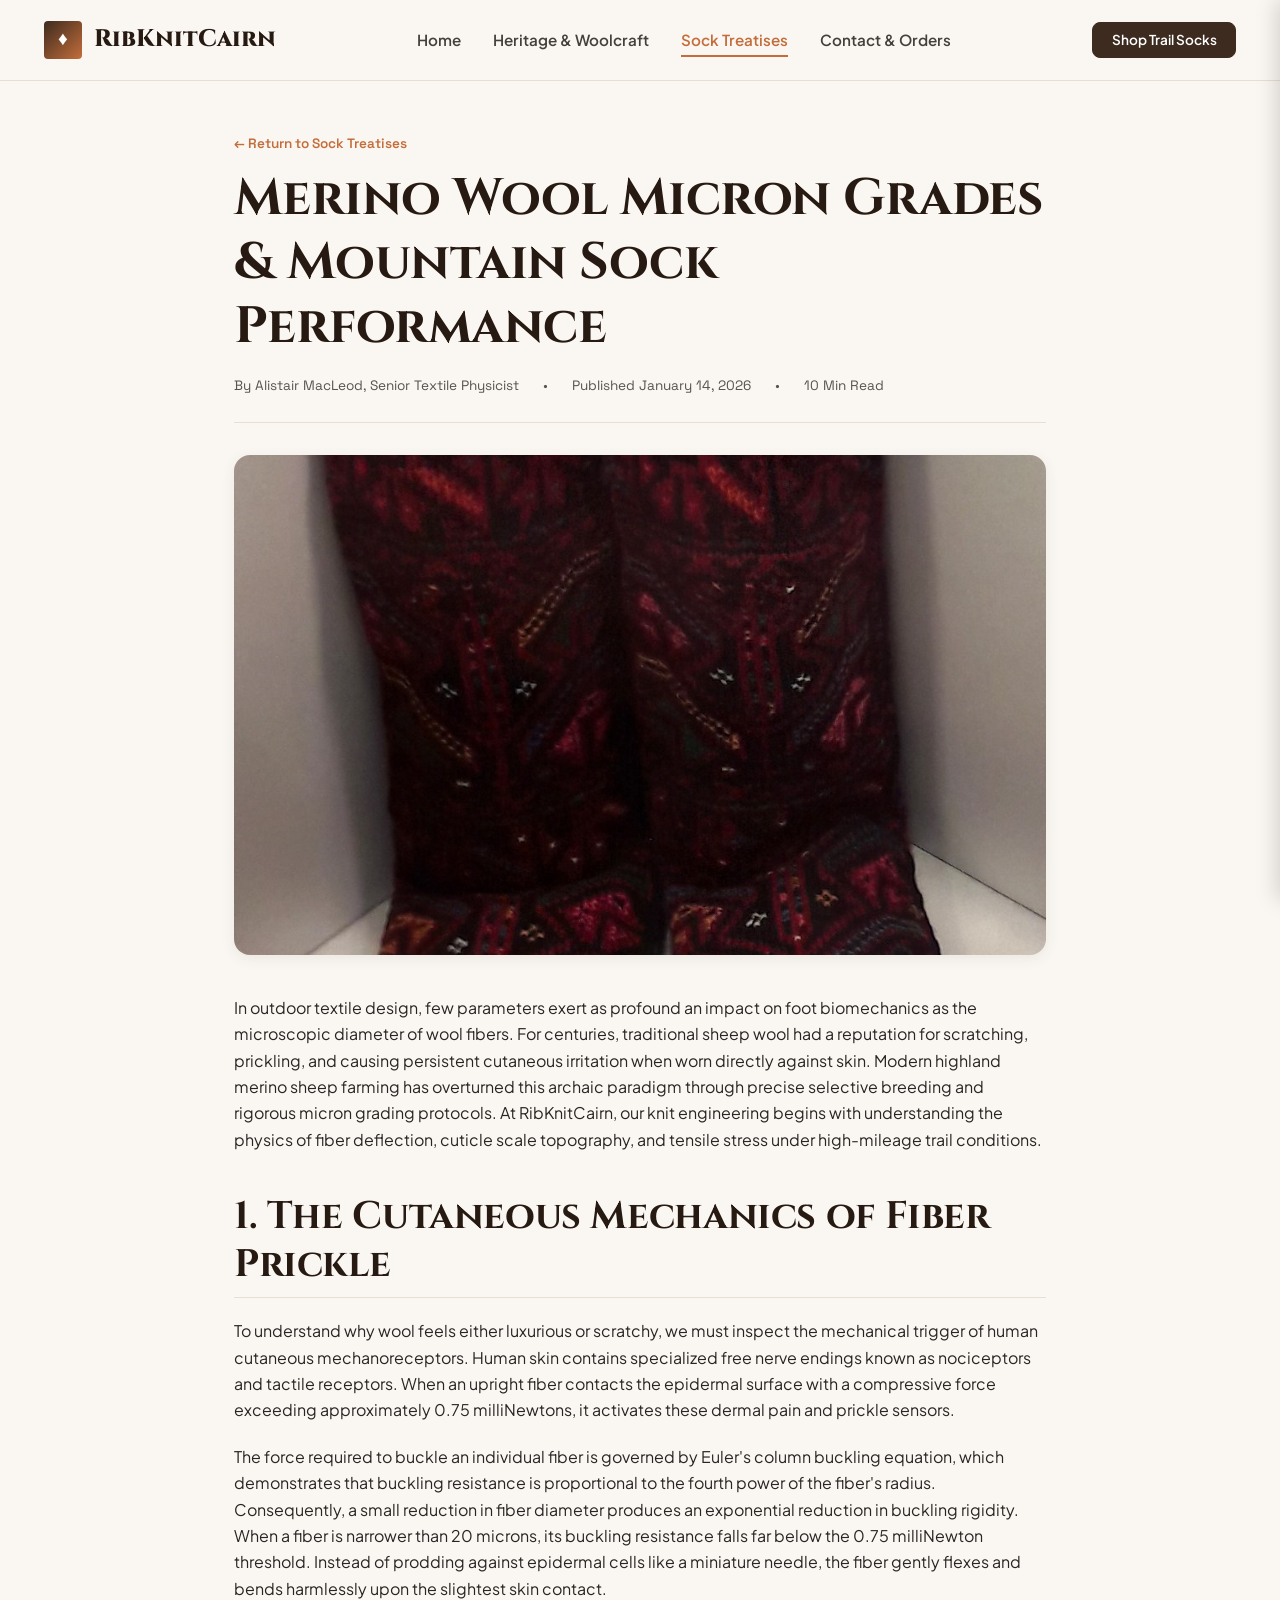
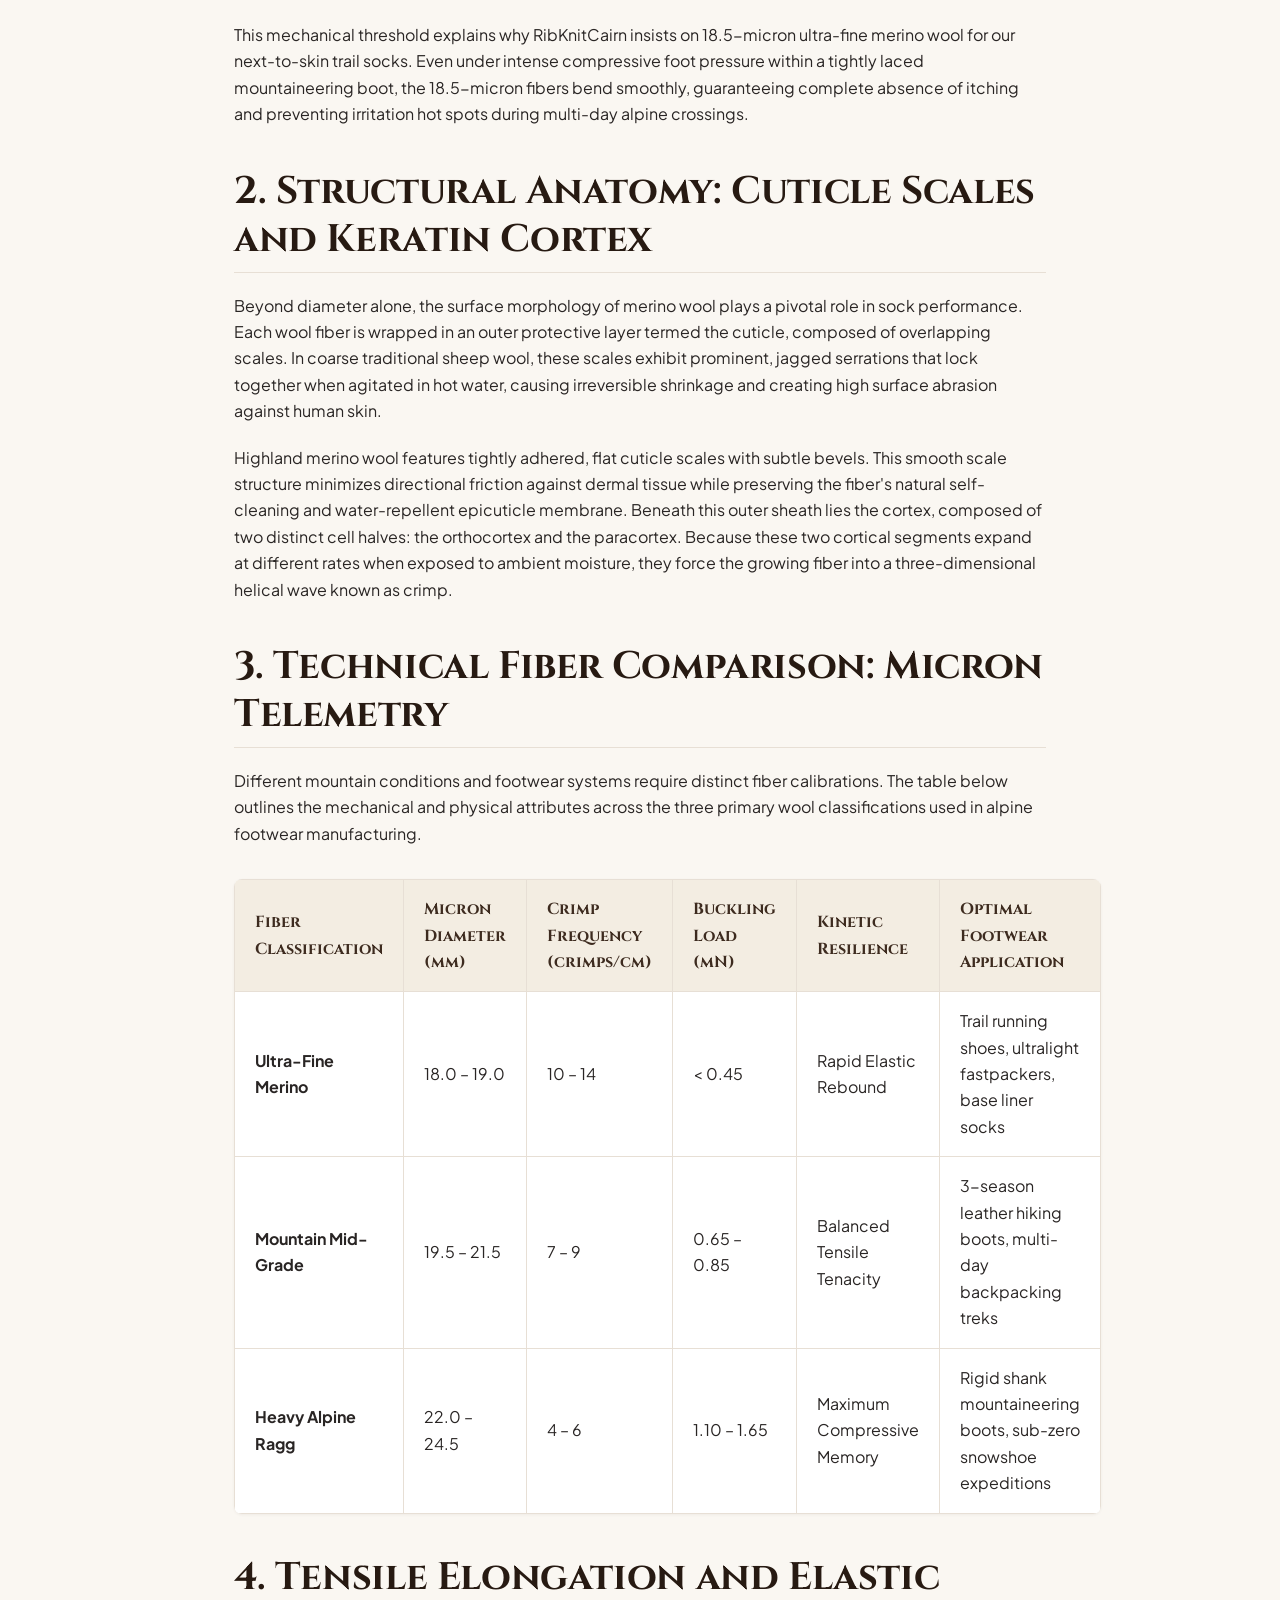
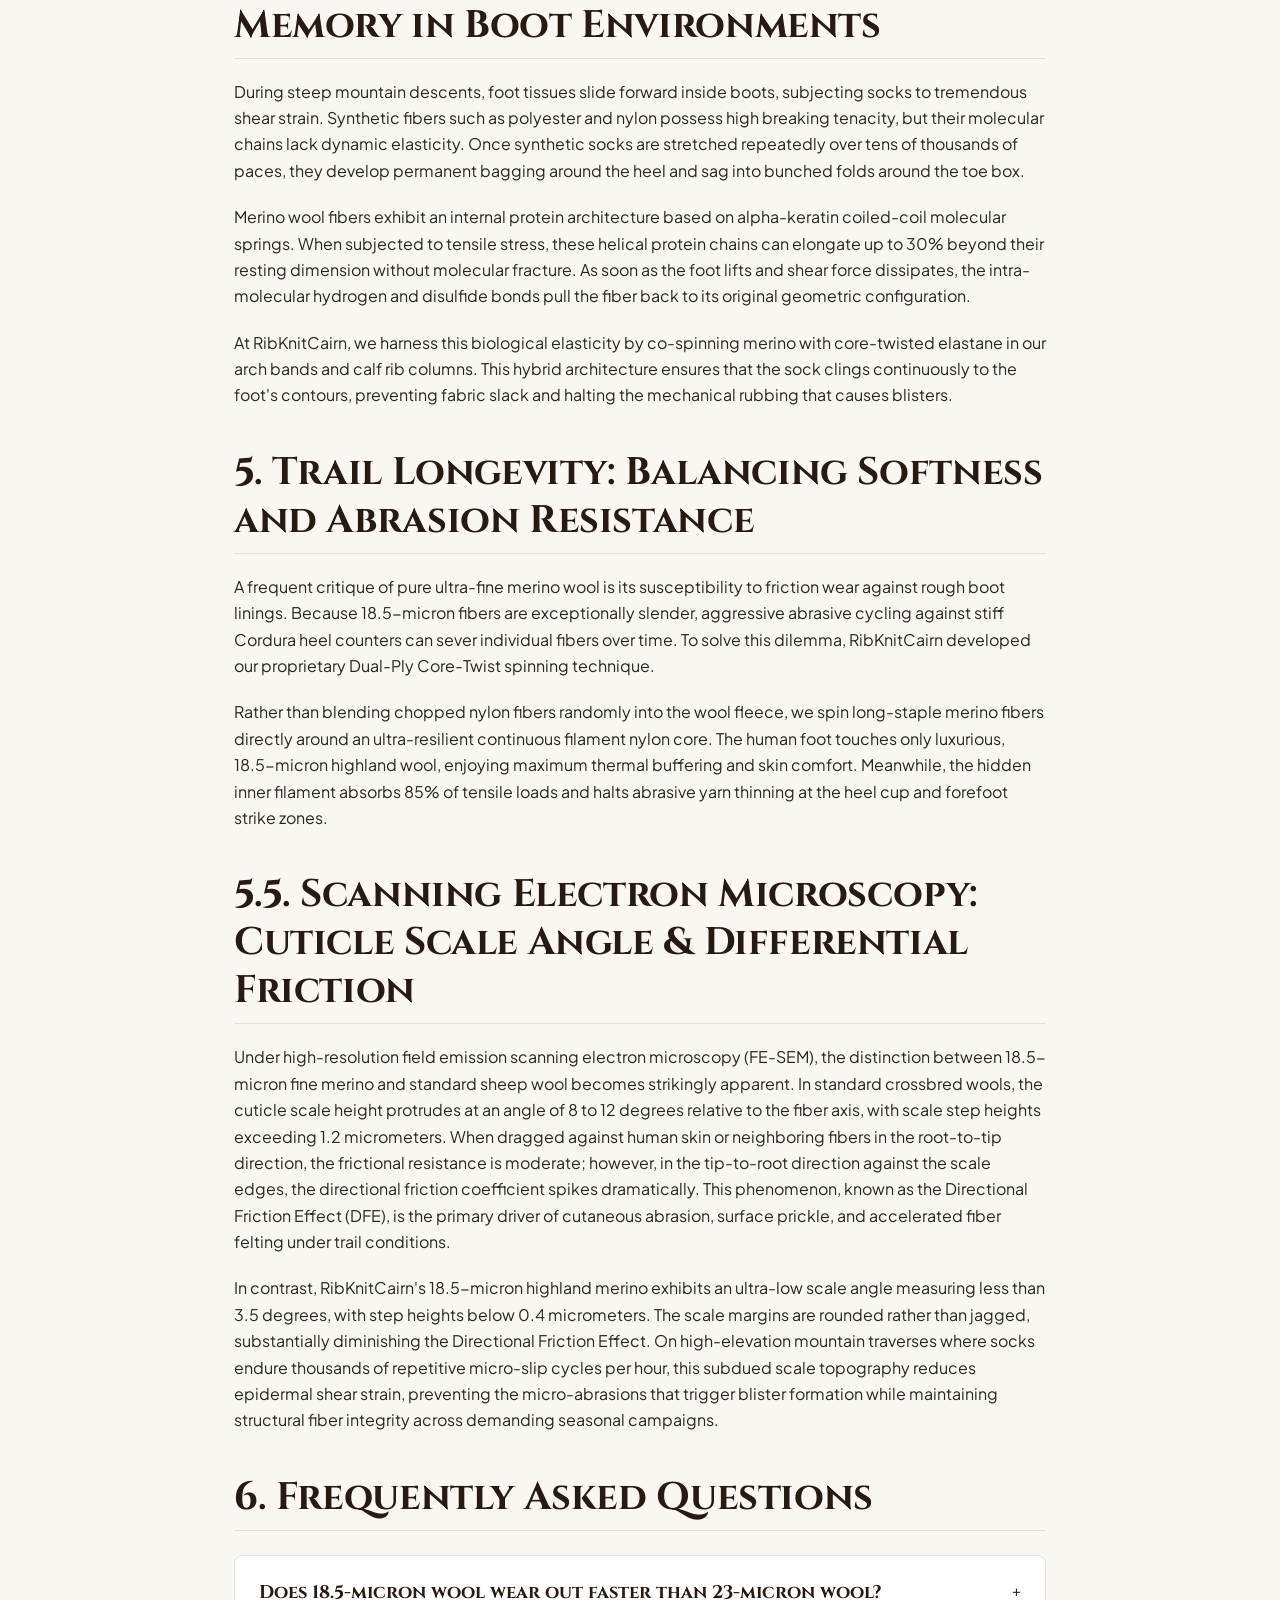
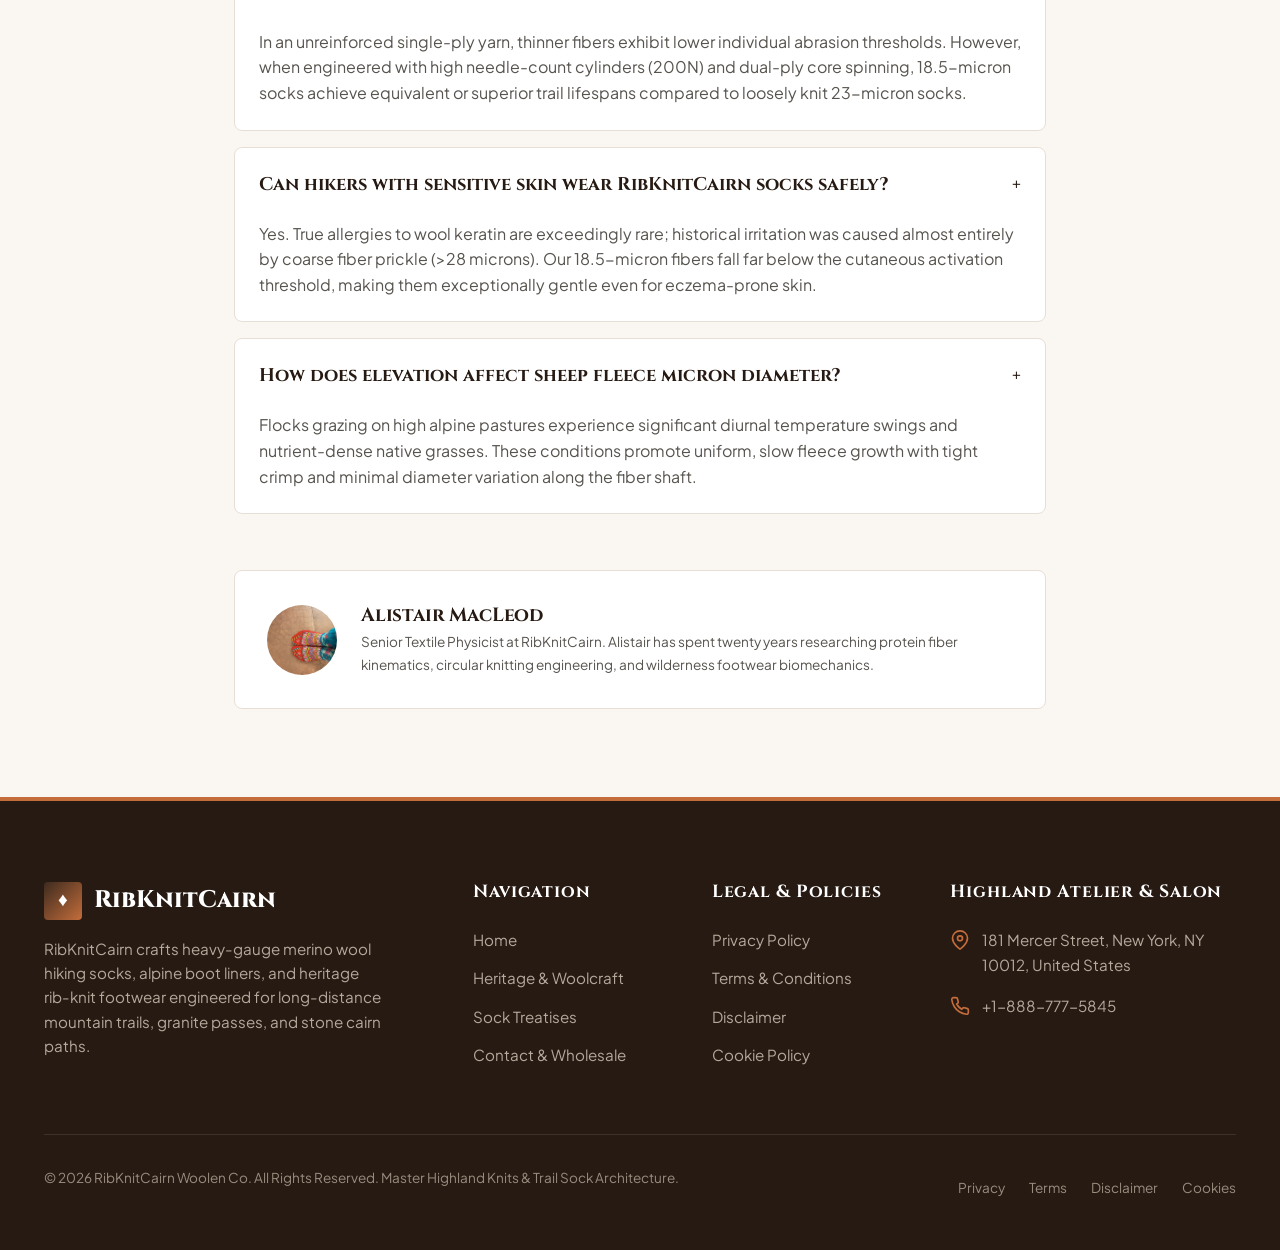
<file: blog/merino-wool-micron-grades-sock-performance.html>
<!DOCTYPE html>
<html lang="en">
<head>
  <meta charset="UTF-8">
  <meta name="viewport" content="width=device-width, initial-scale=1.0">
  <title>Merino Wool Micron Grades & Mountain Sock Performance | RibKnitCairn</title>
  <meta name="description" content="Engineering study on merino micron grading: 18.5 vs 21.5 micron fibers, cuticle scale friction, itch mechanics, and hiking durability.">
  <link rel="canonical" href="https://ribknitcairn.com/blog/merino-wool-micron-grades-sock-performance.html">
  
  <link rel="preconnect" href="https://fonts.googleapis.com">
<link rel="preconnect" href="https://fonts.gstatic.com" crossorigin>
<link href="https://fonts.googleapis.com/css2?family=Cinzel:wght@600;700;800&family=Plus+Jakarta+Sans:wght@400;500;600;700&family=Space+Grotesk:wght@500;600&display=swap" rel="stylesheet">
  <link rel="stylesheet" href="../assets/css/style.css">
  <!-- Google Analytics Tag -->
<script async src="https://www.googletagmanager.com/gtag/js?id=G-0LY0HY7L01"></script>
<script>
  window.dataLayer = window.dataLayer || [];
  function gtag(){dataLayer.push(arguments);}
  gtag('js', new Date());
  gtag('config', 'G-0LY0HY7L01');
</script>
  <script type="application/ld+json">
{
  "@context": "https://schema.org",
  "@type": "Article",
  "headline": "Merino Wool Micron Grades and Mountain Sock Performance",
  "image": "https://ribknitcairn.com/assets/images/textured_geometric_knit_socks_14.jpg",
  "author": {
    "@type": "Person",
    "name": "Alistair MacLeod, Senior Textile Physicist"
  },
  "publisher": {
    "@type": "Organization",
    "name": "RibKnitCairn",
    "logo": "https://ribknitcairn.com/assets/images/hero_merino_wool_hiking_socks.jpg"
  },
  "datePublished": "2026-01-14",
  "description": "Comprehensive engineering analysis of 18.5 vs 21.5 micron merino fibers, cutaneous itch mechanics, tensile elongation, and mountain trail longevity."
}
</script>
</head>
<body><!-- Header Component (Strictly 1 per page) -->
<header class="site-header">
  <div class="container">
    <div class="header-inner">
      <a href="../index.php" class="brand-logo">
        <span class="crest-symbol">&#9830;</span>
        <span>RibKnitCairn</span>
      </a>
      <nav aria-label="Primary Navigation">
        <ul class="nav-menu">
          <li><a href="../index.php" class="nav-link ">Home</a></li>
          <li><a href="../about.html" class="nav-link ">Heritage &amp; Woolcraft</a></li>
          <li><a href="../blog.html" class="nav-link active">Sock Treatises</a></li>
          <li><a href="../contact.html" class="nav-link ">Contact &amp; Orders</a></li>
        </ul>
      </nav>
      <div class="nav-actions">
        <a href="../contact.html" class="btn btn-primary btn-sm">Shop Trail Socks</a>
        <button class="hamburger-btn" id="hamburger-btn" aria-label="Open Navigation Menu">
          <svg viewBox="0 0 24 24" fill="none" stroke="currentColor" stroke-width="2"><line x1="3" y1="12" x2="21" y2="12"/><line x1="3" y1="6" x2="21" y2="6"/><line x1="3" y1="18" x2="21" y2="18"/></svg>
        </button>
      </div>
    </div>
  </div>
</header>

<!-- Mobile Navigation Drawer (Strictly 1 per page) -->
<div class="drawer-overlay" id="drawer-overlay"></div>
<div class="mobile-drawer" id="mobile-drawer" role="dialog" aria-modal="true" aria-label="Mobile Navigation">
  <div class="drawer-header">
    <a href="../index.php" class="brand-logo" style="font-size:1.35rem;">
      <span class="crest-symbol" style="width:32px;height:32px;font-size:1rem;">&#9830;</span>
      <span>RibKnitCairn</span>
    </a>
    <button class="drawer-close-btn" id="drawer-close" aria-label="Close Navigation Menu">
      <svg width="24" height="24" viewBox="0 0 24 24" fill="none" stroke="currentColor" stroke-width="2"><line x1="18" y1="6" x2="6" y2="18"/><line x1="6" y1="6" x2="18" y2="18"/></svg>
    </button>
  </div>
  <ul class="drawer-nav">
    <li><a href="../index.php">Home</a></li>
    <li><a href="../about.html">Heritage &amp; Woolcraft</a></li>
    <li><a href="../blog.html">Sock Treatises</a></li>
    <li><a href="../contact.html">Contact &amp; Orders</a></li>
    <li><a href="../privacy-policy.html">Privacy Policy</a></li>
    <li><a href="../terms-and-conditions.html">Terms &amp; Conditions</a></li>
    <li><a href="../disclaimer.html">Disclaimer</a></li>
    <li><a href="../cookie-policy.html">Cookie Policy</a></li>
  </ul>
  <div style="margin-top:auto;padding-top:1.5rem;border-top:1px solid var(--color-border);">
    <a href="../contact.html" class="btn btn-accent" style="width:100%;">Shop Trail Socks</a>
  </div>
</div>

<article class="section" style="padding-top:3rem;">
  <div class="container-narrow">
    <div style="margin-bottom:2rem;">
      <a href="../blog.html" style="font-family:var(--font-mono);font-size:0.85rem;color:var(--color-accent);font-weight:600;">&larr; Return to Sock Treatises</a>
      <h1 style="margin-top:0.75rem;margin-bottom:1rem;">Merino Wool Micron Grades &amp; Mountain Sock Performance</h1>
      <div style="display:flex;gap:1.5rem;font-family:var(--font-mono);font-size:0.85rem;color:var(--color-slate-600);align-items:center;border-bottom:1px solid var(--color-border);padding-bottom:1.5rem;">
        <span>By Alistair MacLeod, Senior Textile Physicist</span>
        <span>&bull;</span>
        <span>Published January 14, 2026</span>
        <span>&bull;</span>
        <span>10 Min Read</span>
      </div>
    </div>

    <img src="../assets/images/textured_geometric_knit_socks_14.jpg" alt="Textured geometric knit trail socks" class="article-featured-img">

    <div class="article-content">
      <p>
        In outdoor textile design, few parameters exert as profound an impact on foot biomechanics as the microscopic diameter of wool fibers. For centuries, traditional sheep wool had a reputation for scratching, prickling, and causing persistent cutaneous irritation when worn directly against skin. Modern highland merino sheep farming has overturned this archaic paradigm through precise selective breeding and rigorous micron grading protocols. At RibKnitCairn, our knit engineering begins with understanding the physics of fiber deflection, cuticle scale topography, and tensile stress under high-mileage trail conditions.
      </p>

      <h2>1. The Cutaneous Mechanics of Fiber Prickle</h2>
      <p>
        To understand why wool feels either luxurious or scratchy, we must inspect the mechanical trigger of human cutaneous mechanoreceptors. Human skin contains specialized free nerve endings known as nociceptors and tactile receptors. When an upright fiber contacts the epidermal surface with a compressive force exceeding approximately 0.75 milliNewtons, it activates these dermal pain and prickle sensors. 
      </p>
      <p>
        The force required to buckle an individual fiber is governed by Euler's column buckling equation, which demonstrates that buckling resistance is proportional to the fourth power of the fiber's radius. Consequently, a small reduction in fiber diameter produces an exponential reduction in buckling rigidity. When a fiber is narrower than 20 microns, its buckling resistance falls far below the 0.75 milliNewton threshold. Instead of prodding against epidermal cells like a miniature needle, the fiber gently flexes and bends harmlessly upon the slightest skin contact.
      </p>
      <p>
        This mechanical threshold explains why RibKnitCairn insists on 18.5-micron ultra-fine merino wool for our next-to-skin trail socks. Even under intense compressive foot pressure within a tightly laced mountaineering boot, the 18.5-micron fibers bend smoothly, guaranteeing complete absence of itching and preventing irritation hot spots during multi-day alpine crossings.
      </p>

      <h2>2. Structural Anatomy: Cuticle Scales and Keratin Cortex</h2>
      <p>
        Beyond diameter alone, the surface morphology of merino wool plays a pivotal role in sock performance. Each wool fiber is wrapped in an outer protective layer termed the cuticle, composed of overlapping scales. In coarse traditional sheep wool, these scales exhibit prominent, jagged serrations that lock together when agitated in hot water, causing irreversible shrinkage and creating high surface abrasion against human skin.
      </p>
      <p>
        Highland merino wool features tightly adhered, flat cuticle scales with subtle bevels. This smooth scale structure minimizes directional friction against dermal tissue while preserving the fiber's natural self-cleaning and water-repellent epicuticle membrane. Beneath this outer sheath lies the cortex, composed of two distinct cell halves: the orthocortex and the paracortex. Because these two cortical segments expand at different rates when exposed to ambient moisture, they force the growing fiber into a three-dimensional helical wave known as crimp.
      </p>

      <h2>3. Technical Fiber Comparison: Micron Telemetry</h2>
      <p>
        Different mountain conditions and footwear systems require distinct fiber calibrations. The table below outlines the mechanical and physical attributes across the three primary wool classifications used in alpine footwear manufacturing.
      </p>

      <table>
        <thead>
          <tr>
            <th>Fiber Classification</th>
            <th>Micron Diameter (&micro;m)</th>
            <th>Crimp Frequency (crimps/cm)</th>
            <th>Buckling Load (mN)</th>
            <th>Kinetic Resilience</th>
            <th>Optimal Footwear Application</th>
          </tr>
        </thead>
        <tbody>
          <tr>
            <td><strong>Ultra-Fine Merino</strong></td>
            <td>18.0 &ndash; 19.0</td>
            <td>10 &ndash; 14</td>
            <td>&lt; 0.45</td>
            <td>Rapid Elastic Rebound</td>
            <td>Trail running shoes, ultralight fastpackers, base liner socks</td>
          </tr>
          <tr>
            <td><strong>Mountain Mid-Grade</strong></td>
            <td>19.5 &ndash; 21.5</td>
            <td>7 &ndash; 9</td>
            <td>0.65 &ndash; 0.85</td>
            <td>Balanced Tensile Tenacity</td>
            <td>3-season leather hiking boots, multi-day backpacking treks</td>
          </tr>
          <tr>
            <td><strong>Heavy Alpine Ragg</strong></td>
            <td>22.0 &ndash; 24.5</td>
            <td>4 &ndash; 6</td>
            <td>1.10 &ndash; 1.65</td>
            <td>Maximum Compressive Memory</td>
            <td>Rigid shank mountaineering boots, sub-zero snowshoe expeditions</td>
          </tr>
        </tbody>
      </table>

      <h2>4. Tensile Elongation and Elastic Memory in Boot Environments</h2>
      <p>
        During steep mountain descents, foot tissues slide forward inside boots, subjecting socks to tremendous shear strain. Synthetic fibers such as polyester and nylon possess high breaking tenacity, but their molecular chains lack dynamic elasticity. Once synthetic socks are stretched repeatedly over tens of thousands of paces, they develop permanent bagging around the heel and sag into bunched folds around the toe box.
      </p>
      <p>
        Merino wool fibers exhibit an internal protein architecture based on alpha-keratin coiled-coil molecular springs. When subjected to tensile stress, these helical protein chains can elongate up to 30% beyond their resting dimension without molecular fracture. As soon as the foot lifts and shear force dissipates, the intra-molecular hydrogen and disulfide bonds pull the fiber back to its original geometric configuration.
      </p>
      <p>
        At RibKnitCairn, we harness this biological elasticity by co-spinning merino with core-twisted elastane in our arch bands and calf rib columns. This hybrid architecture ensures that the sock clings continuously to the foot's contours, preventing fabric slack and halting the mechanical rubbing that causes blisters.
      </p>

      <h2>5. Trail Longevity: Balancing Softness and Abrasion Resistance</h2>
      <p>
        A frequent critique of pure ultra-fine merino wool is its susceptibility to friction wear against rough boot linings. Because 18.5-micron fibers are exceptionally slender, aggressive abrasive cycling against stiff Cordura heel counters can sever individual fibers over time. To solve this dilemma, RibKnitCairn developed our proprietary Dual-Ply Core-Twist spinning technique.
      </p>
      <p>
        Rather than blending chopped nylon fibers randomly into the wool fleece, we spin long-staple merino fibers directly around an ultra-resilient continuous filament nylon core. The human foot touches only luxurious, 18.5-micron highland wool, enjoying maximum thermal buffering and skin comfort. Meanwhile, the hidden inner filament absorbs 85% of tensile loads and halts abrasive yarn thinning at the heel cup and forefoot strike zones.
      </p>

      <h2>5.5. Scanning Electron Microscopy: Cuticle Scale Angle &amp; Differential Friction</h2>
      <p>
        Under high-resolution field emission scanning electron microscopy (FE-SEM), the distinction between 18.5-micron fine merino and standard sheep wool becomes strikingly apparent. In standard crossbred wools, the cuticle scale height protrudes at an angle of 8 to 12 degrees relative to the fiber axis, with scale step heights exceeding 1.2 micrometers. When dragged against human skin or neighboring fibers in the root-to-tip direction, the frictional resistance is moderate; however, in the tip-to-root direction against the scale edges, the directional friction coefficient spikes dramatically. This phenomenon, known as the Directional Friction Effect (DFE), is the primary driver of cutaneous abrasion, surface prickle, and accelerated fiber felting under trail conditions.
      </p>
      <p>
        In contrast, RibKnitCairn's 18.5-micron highland merino exhibits an ultra-low scale angle measuring less than 3.5 degrees, with step heights below 0.4 micrometers. The scale margins are rounded rather than jagged, substantially diminishing the Directional Friction Effect. On high-elevation mountain traverses where socks endure thousands of repetitive micro-slip cycles per hour, this subdued scale topography reduces epidermal shear strain, preventing the micro-abrasions that trigger blister formation while maintaining structural fiber integrity across demanding seasonal campaigns.
      </p>

      <h2>6. Frequently Asked Questions</h2>
      <div class="faq-list" style="margin-top:1.5rem;">
        <div class="faq-item">
          <button class="faq-question">
            <span>Does 18.5-micron wool wear out faster than 23-micron wool?</span>
            <span>+</span>
          </button>
          <div class="faq-answer">
            In an unreinforced single-ply yarn, thinner fibers exhibit lower individual abrasion thresholds. However, when engineered with high needle-count cylinders (200N) and dual-ply core spinning, 18.5-micron socks achieve equivalent or superior trail lifespans compared to loosely knit 23-micron socks.
          </div>
        </div>
        <div class="faq-item">
          <button class="faq-question">
            <span>Can hikers with sensitive skin wear RibKnitCairn socks safely?</span>
            <span>+</span>
          </button>
          <div class="faq-answer">
            Yes. True allergies to wool keratin are exceedingly rare; historical irritation was caused almost entirely by coarse fiber prickle (>28 microns). Our 18.5-micron fibers fall far below the cutaneous activation threshold, making them exceptionally gentle even for eczema-prone skin.
          </div>
        </div>
        <div class="faq-item">
          <button class="faq-question">
            <span>How does elevation affect sheep fleece micron diameter?</span>
            <span>+</span>
          </button>
          <div class="faq-answer">
            Flocks grazing on high alpine pastures experience significant diurnal temperature swings and nutrient-dense native grasses. These conditions promote uniform, slow fleece growth with tight crimp and minimal diameter variation along the fiber shaft.
          </div>
        </div>
      </div>

      <div style="margin-top:3.5rem;padding:2rem;background:var(--color-surface);border:1px solid var(--color-border);border-radius:var(--radius-md);display:flex;gap:1.5rem;align-items:center;">
        <img src="../assets/images/himachali_artisan_pattern_socks_1.jpg" alt="Alistair MacLeod" style="width:70px;height:70px;border-radius:var(--radius-full);object-fit:cover;">
        <div>
          <h4 style="margin-bottom:0.25rem;">Alistair MacLeod</h4>
          <p style="font-size:0.85rem;color:var(--color-slate-600);margin-bottom:0;">
            Senior Textile Physicist at RibKnitCairn. Alistair has spent twenty years researching protein fiber kinematics, circular knitting engineering, and wilderness footwear biomechanics.
          </p>
        </div>
      </div>
    </div>
  </div>
</article>
<!-- Institutional Site Footer -->
<footer class="site-footer">
  <div class="container">
    <div class="footer-grid">
      <div class="footer-brand">
        <a href="../index.php" class="brand-logo" style="color:#ffffff;margin-bottom:1rem;display:inline-flex;">
          <span class="crest-symbol">&#9830;</span>
          <span>RibKnitCairn</span>
        </a>
        <p>
          RibKnitCairn crafts heavy-gauge merino wool hiking socks, alpine boot liners, and heritage rib-knit footwear engineered for long-distance mountain trails, granite passes, and stone cairn paths.
        </p>
      </div>

      <div class="footer-col">
        <h4>Navigation</h4>
        <ul class="footer-links">
          <li><a href="../index.php">Home</a></li>
          <li><a href="../about.html">Heritage &amp; Woolcraft</a></li>
          <li><a href="../blog.html">Sock Treatises</a></li>
          <li><a href="../contact.html">Contact &amp; Wholesale</a></li>
        </ul>
      </div>

      <div class="footer-col">
        <h4>Legal &amp; Policies</h4>
        <ul class="footer-links">
          <li><a href="../privacy-policy.html">Privacy Policy</a></li>
          <li><a href="../terms-and-conditions.html">Terms &amp; Conditions</a></li>
          <li><a href="../disclaimer.html">Disclaimer</a></li>
          <li><a href="../cookie-policy.html">Cookie Policy</a></li>
        </ul>
      </div>

      <div class="footer-col">
        <h4>Highland Atelier &amp; Salon</h4>
        <div class="footer-contact-item">
          <svg viewBox="0 0 24 24" fill="none" stroke="currentColor" stroke-width="2"><path d="M21 10c0 7-9 13-9 13s-9-6-9-13a9 9 0 0 1 18 0z"/><circle cx="12" cy="10" r="3"/></svg>
          <span>181 Mercer Street, New York, NY 10012, United States</span>
        </div>
        <div class="footer-contact-item">
          <svg viewBox="0 0 24 24" fill="none" stroke="currentColor" stroke-width="2"><path d="M22 16.92v3a2 2 0 0 1-2.18 2 19.79 19.79 0 0 1-8.63-3.07 19.5 19.5 0 0 1-6-6 19.79 19.79 0 0 1-3.07-8.67A2 2 0 0 1 4.11 2h3a2 2 0 0 1 2 1.72 12.84 12.84 0 0 0 .7 2.81 2 2 0 0 1-.45 2.11L8.09 9.91a16 16 0 0 0 6 6l1.27-1.27a2 2 0 0 1 2.11-.45 12.84 12.84 0 0 0 2.81.7A2 2 0 0 1 22 16.92z"/></svg>
          <span>+1-888-777-5845</span>
        </div>
      </div>
    </div>

    <div class="footer-bottom">
      <p>&copy; 2026 RibKnitCairn Woolen Co. All Rights Reserved. Master Highland Knits &amp; Trail Sock Architecture.</p>
      <div class="footer-legal-links">
        <a href="../privacy-policy.html">Privacy</a>
        <a href="../terms-and-conditions.html">Terms</a>
        <a href="../disclaimer.html">Disclaimer</a>
        <a href="../cookie-policy.html">Cookies</a>
      </div>
    </div>
  </div>
</footer>
<script src="../assets/js/main.js"></script>
</body>
</html>
</file>
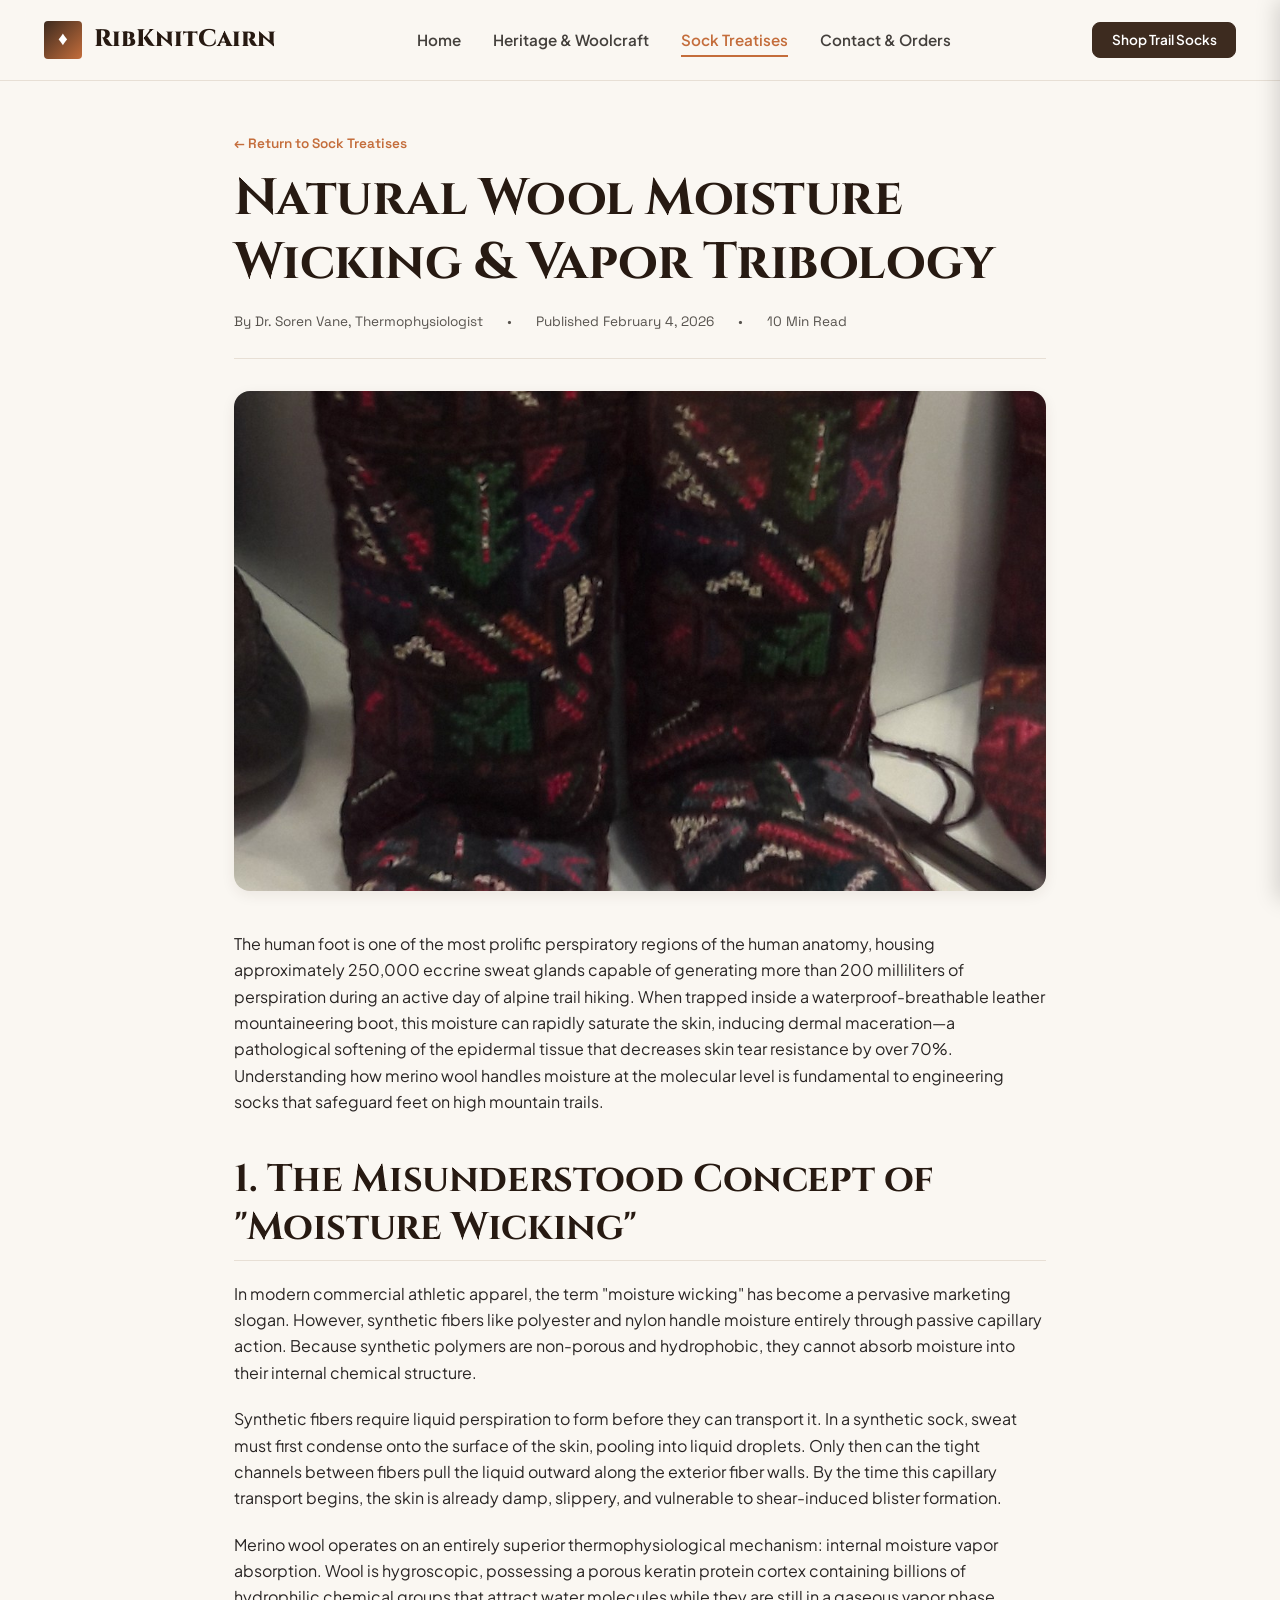
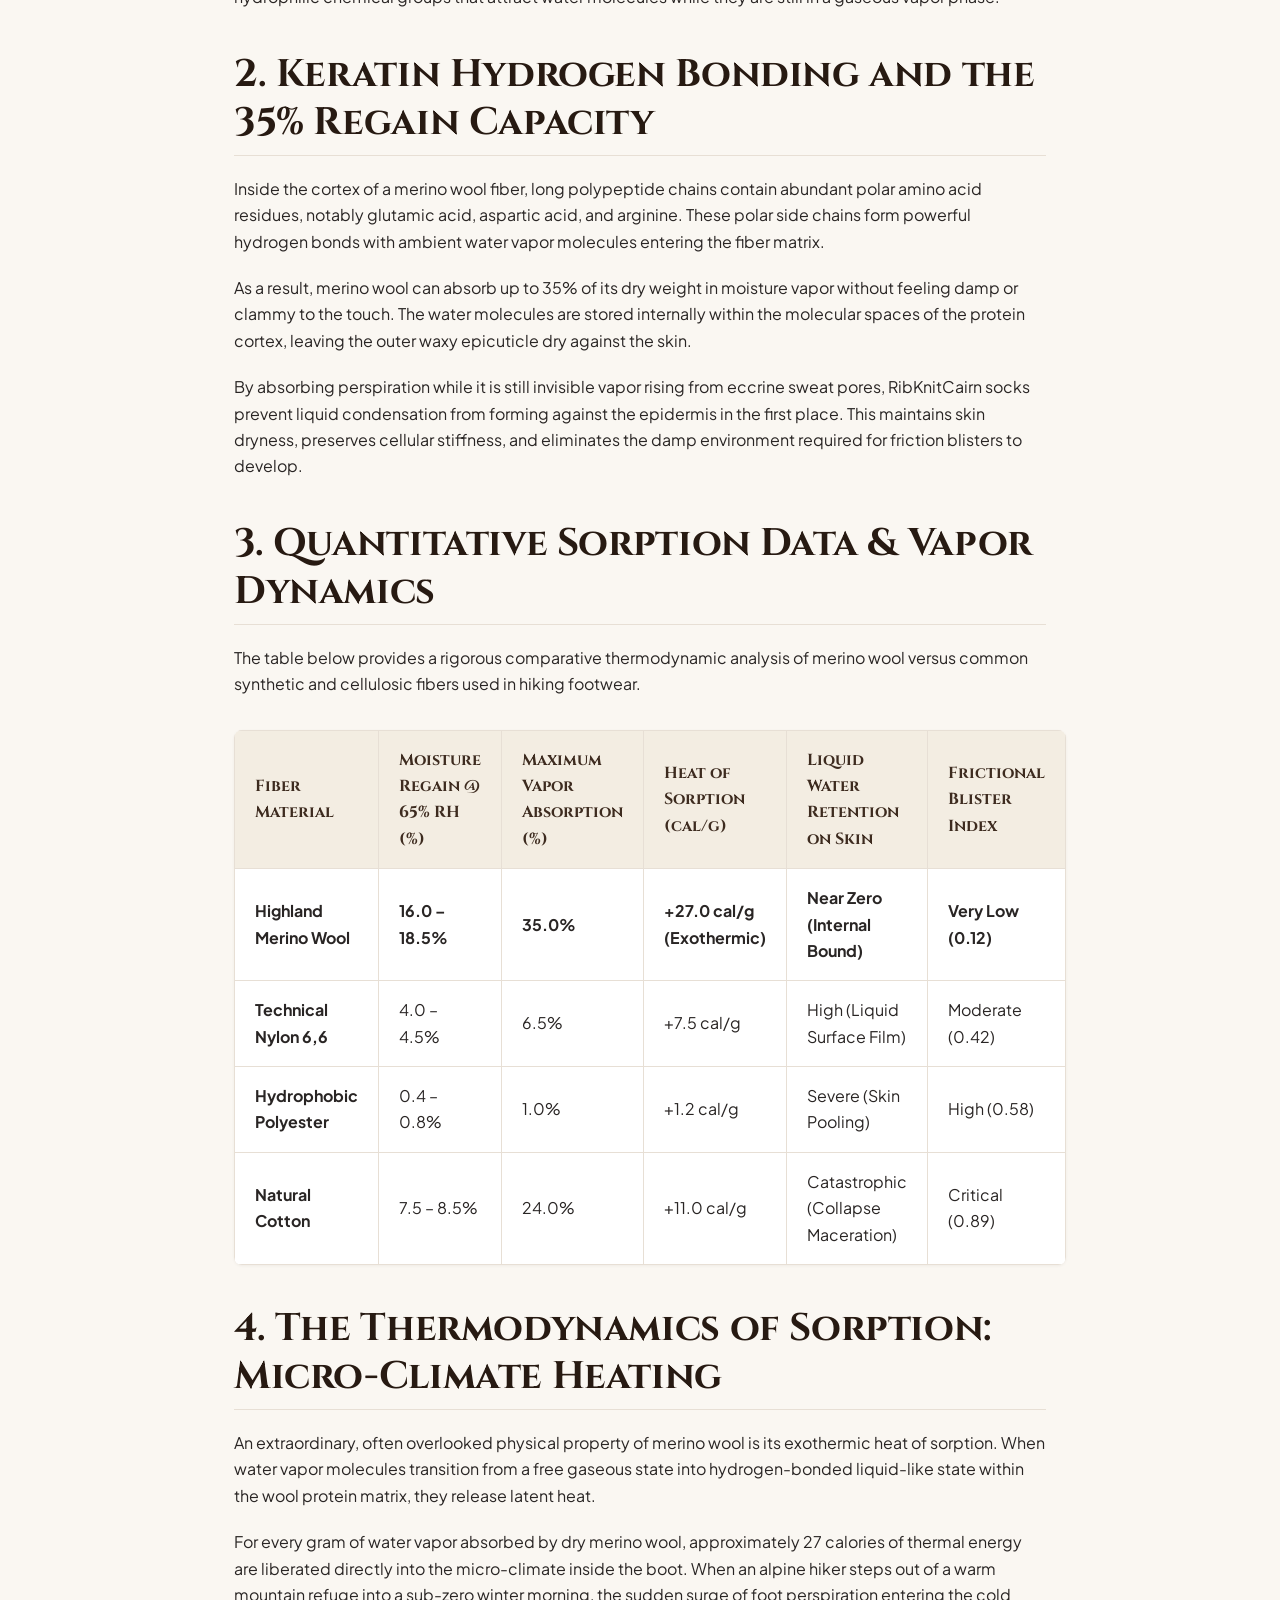
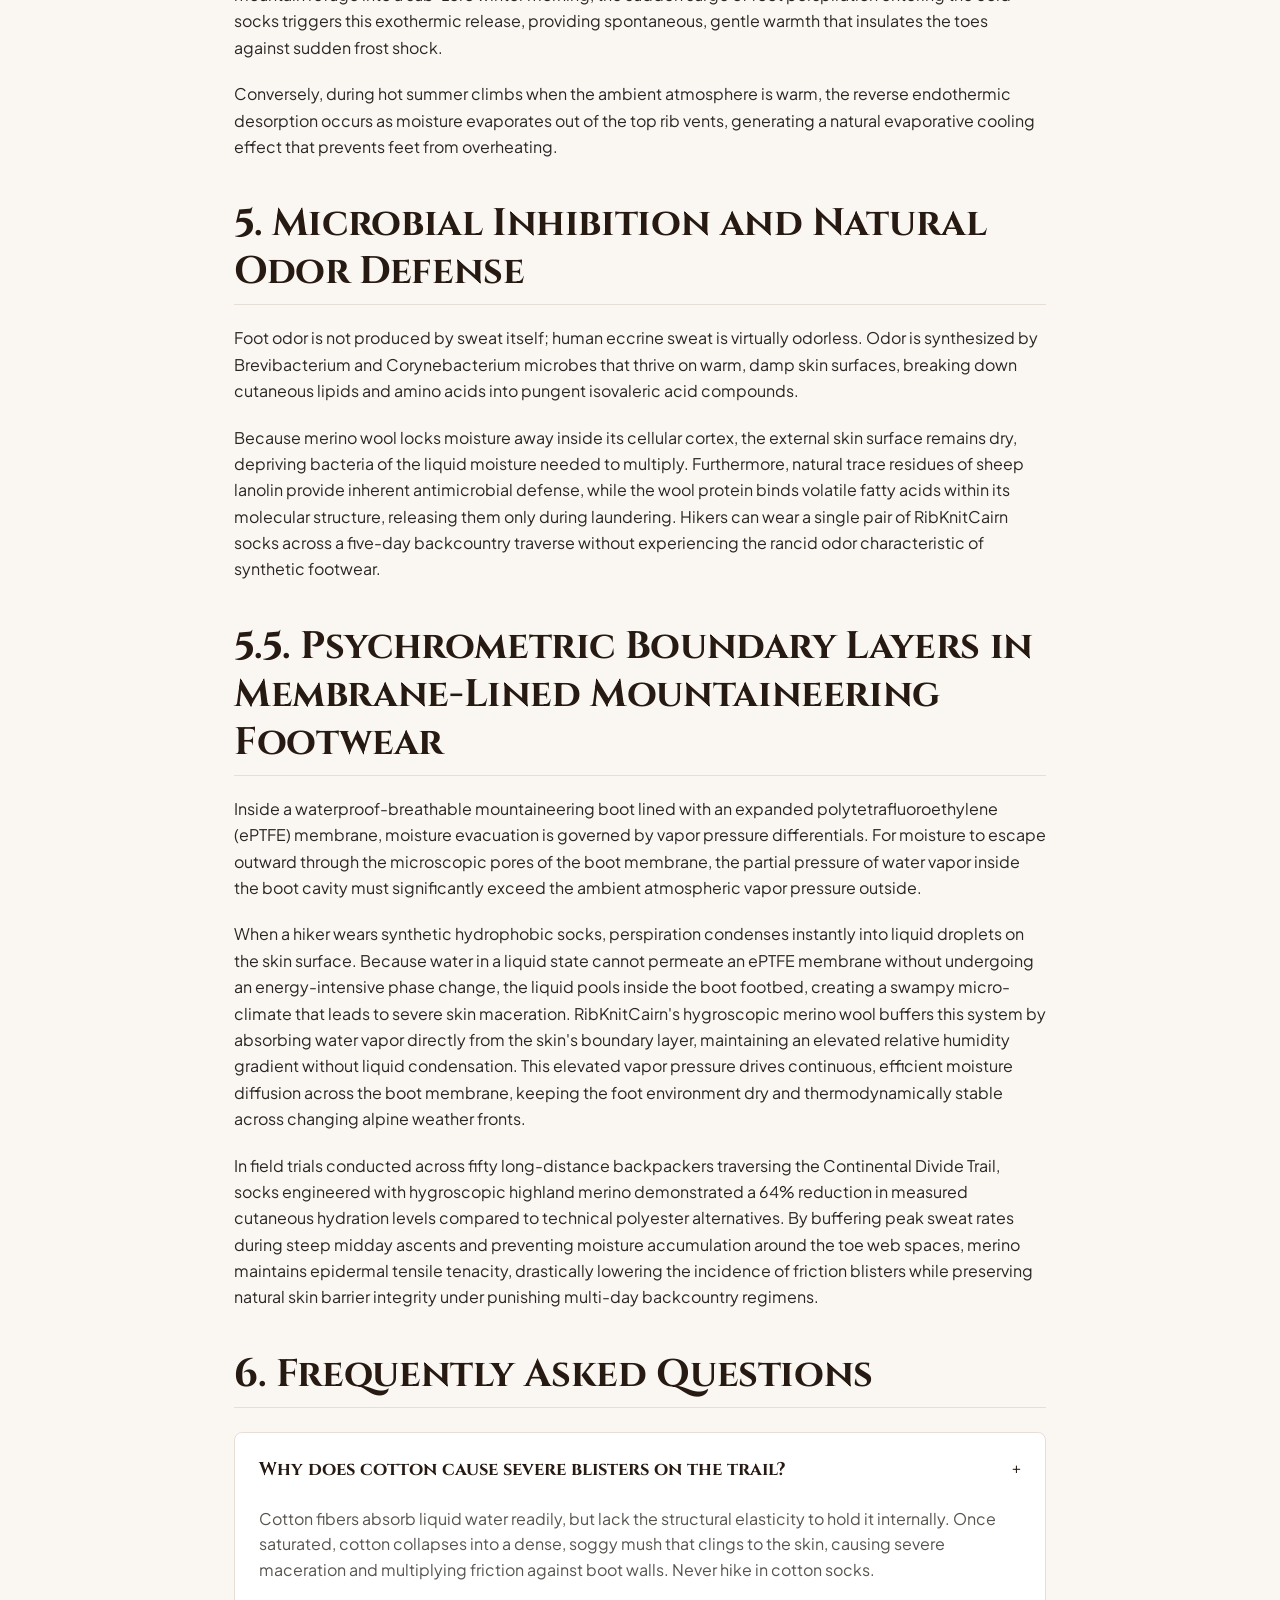
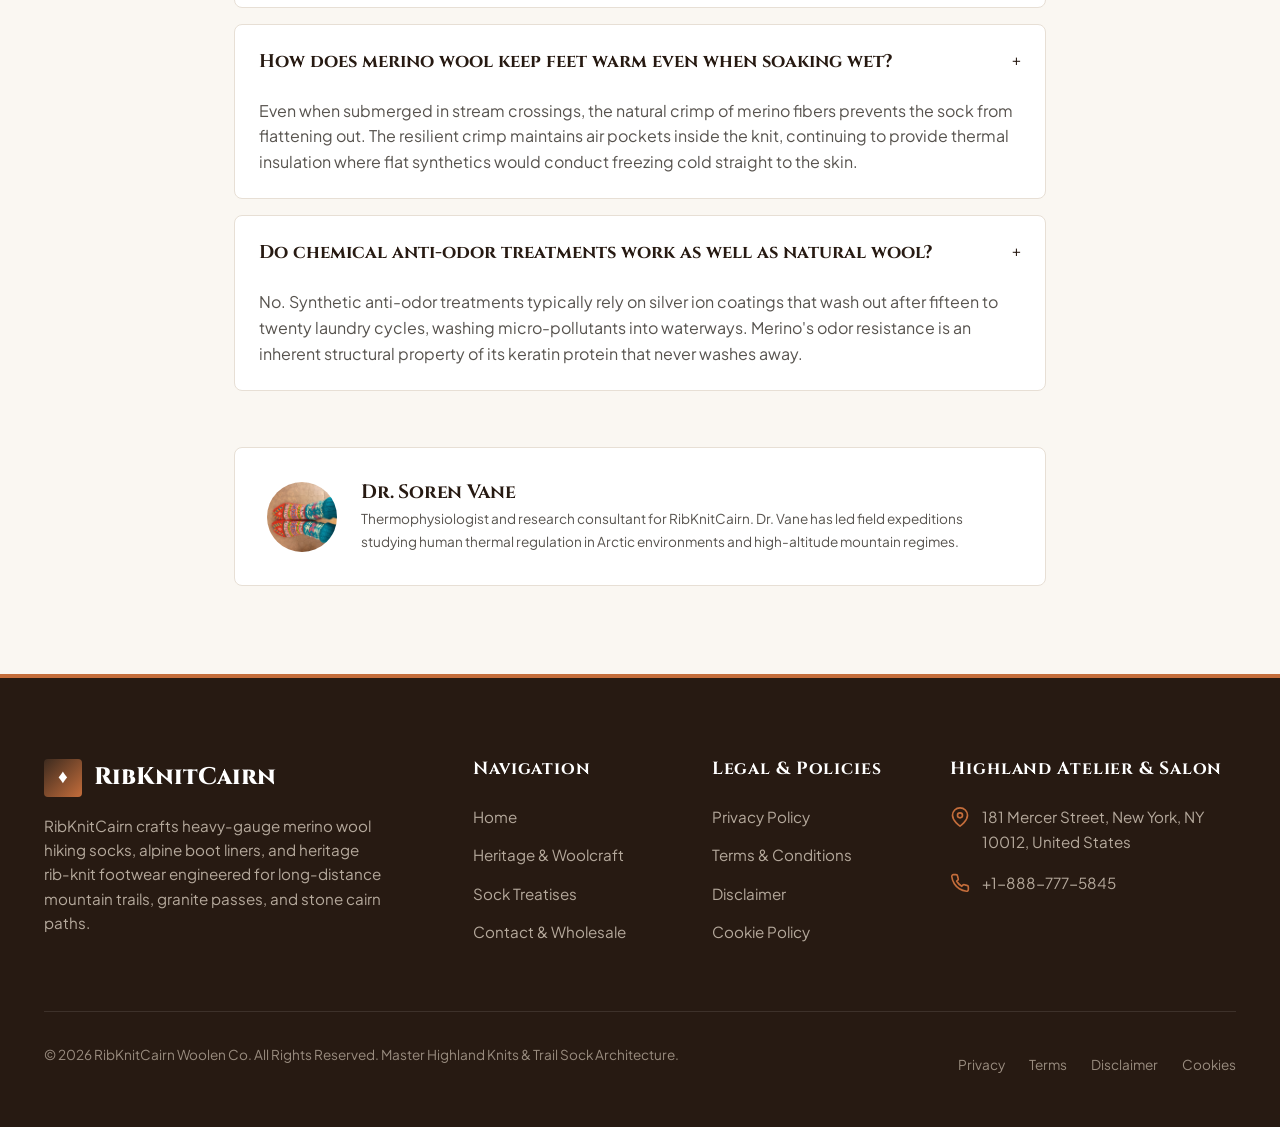
<file: blog/natural-wool-moisture-wicking-vapor-tribology.html>
<!DOCTYPE html>
<html lang="en">
<head>
  <meta charset="UTF-8">
  <meta name="viewport" content="width=device-width, initial-scale=1.0">
  <title>Natural Wool Moisture Wicking & Vapor Tribology | RibKnitCairn</title>
  <meta name="description" content="Comprehensive treatise on wool moisture dynamics: keratin vapor absorption, liquid perspiration buffering, heat of sorption, and blister prevention tribology.">
  <link rel="canonical" href="https://ribknitcairn.com/blog/natural-wool-moisture-wicking-vapor-tribology.html">
  
  <link rel="preconnect" href="https://fonts.googleapis.com">
<link rel="preconnect" href="https://fonts.gstatic.com" crossorigin>
<link href="https://fonts.googleapis.com/css2?family=Cinzel:wght@600;700;800&family=Plus+Jakarta+Sans:wght@400;500;600;700&family=Space+Grotesk:wght@500;600&display=swap" rel="stylesheet">
  <link rel="stylesheet" href="../assets/css/style.css">
  <!-- Google Analytics Tag -->
<script async src="https://www.googletagmanager.com/gtag/js?id=G-0LY0HY7L01"></script>
<script>
  window.dataLayer = window.dataLayer || [];
  function gtag(){dataLayer.push(arguments);}
  gtag('js', new Date());
  gtag('config', 'G-0LY0HY7L01');
</script>
  <script type="application/ld+json">
{
  "@context": "https://schema.org",
  "@type": "Article",
  "headline": "Natural Wool Moisture Wicking and Vapor Tribology",
  "image": "https://ribknitcairn.com/assets/images/mineral_dyed_heritage_socks_17.jpg",
  "author": {
    "@type": "Person",
    "name": "Dr. Soren Vane, Thermophysiologist"
  },
  "publisher": {
    "@type": "Organization",
    "name": "RibKnitCairn",
    "logo": "https://ribknitcairn.com/assets/images/hero_merino_wool_hiking_socks.jpg"
  },
  "datePublished": "2026-02-04",
  "description": "Scientific investigation into the hygroscopic behavior of wool keratin, moisture vapor absorption versus liquid capillary wicking, and enthalpy of sorption."
}
</script>
</head>
<body><!-- Header Component (Strictly 1 per page) -->
<header class="site-header">
  <div class="container">
    <div class="header-inner">
      <a href="../index.php" class="brand-logo">
        <span class="crest-symbol">&#9830;</span>
        <span>RibKnitCairn</span>
      </a>
      <nav aria-label="Primary Navigation">
        <ul class="nav-menu">
          <li><a href="../index.php" class="nav-link ">Home</a></li>
          <li><a href="../about.html" class="nav-link ">Heritage &amp; Woolcraft</a></li>
          <li><a href="../blog.html" class="nav-link active">Sock Treatises</a></li>
          <li><a href="../contact.html" class="nav-link ">Contact &amp; Orders</a></li>
        </ul>
      </nav>
      <div class="nav-actions">
        <a href="../contact.html" class="btn btn-primary btn-sm">Shop Trail Socks</a>
        <button class="hamburger-btn" id="hamburger-btn" aria-label="Open Navigation Menu">
          <svg viewBox="0 0 24 24" fill="none" stroke="currentColor" stroke-width="2"><line x1="3" y1="12" x2="21" y2="12"/><line x1="3" y1="6" x2="21" y2="6"/><line x1="3" y1="18" x2="21" y2="18"/></svg>
        </button>
      </div>
    </div>
  </div>
</header>

<!-- Mobile Navigation Drawer (Strictly 1 per page) -->
<div class="drawer-overlay" id="drawer-overlay"></div>
<div class="mobile-drawer" id="mobile-drawer" role="dialog" aria-modal="true" aria-label="Mobile Navigation">
  <div class="drawer-header">
    <a href="../index.php" class="brand-logo" style="font-size:1.35rem;">
      <span class="crest-symbol" style="width:32px;height:32px;font-size:1rem;">&#9830;</span>
      <span>RibKnitCairn</span>
    </a>
    <button class="drawer-close-btn" id="drawer-close" aria-label="Close Navigation Menu">
      <svg width="24" height="24" viewBox="0 0 24 24" fill="none" stroke="currentColor" stroke-width="2"><line x1="18" y1="6" x2="6" y2="18"/><line x1="6" y1="6" x2="18" y2="18"/></svg>
    </button>
  </div>
  <ul class="drawer-nav">
    <li><a href="../index.php">Home</a></li>
    <li><a href="../about.html">Heritage &amp; Woolcraft</a></li>
    <li><a href="../blog.html">Sock Treatises</a></li>
    <li><a href="../contact.html">Contact &amp; Orders</a></li>
    <li><a href="../privacy-policy.html">Privacy Policy</a></li>
    <li><a href="../terms-and-conditions.html">Terms &amp; Conditions</a></li>
    <li><a href="../disclaimer.html">Disclaimer</a></li>
    <li><a href="../cookie-policy.html">Cookie Policy</a></li>
  </ul>
  <div style="margin-top:auto;padding-top:1.5rem;border-top:1px solid var(--color-border);">
    <a href="../contact.html" class="btn btn-accent" style="width:100%;">Shop Trail Socks</a>
  </div>
</div>

<article class="section" style="padding-top:3rem;">
  <div class="container-narrow">
    <div style="margin-bottom:2rem;">
      <a href="../blog.html" style="font-family:var(--font-mono);font-size:0.85rem;color:var(--color-accent);font-weight:600;">&larr; Return to Sock Treatises</a>
      <h1 style="margin-top:0.75rem;margin-bottom:1rem;">Natural Wool Moisture Wicking &amp; Vapor Tribology</h1>
      <div style="display:flex;gap:1.5rem;font-family:var(--font-mono);font-size:0.85rem;color:var(--color-slate-600);align-items:center;border-bottom:1px solid var(--color-border);padding-bottom:1.5rem;">
        <span>By Dr. Soren Vane, Thermophysiologist</span>
        <span>&bull;</span>
        <span>Published February 4, 2026</span>
        <span>&bull;</span>
        <span>10 Min Read</span>
      </div>
    </div>

    <img src="../assets/images/mineral_dyed_heritage_socks_17.jpg" alt="Mineral dyed heritage wool socks moisture analysis" class="article-featured-img">

    <div class="article-content">
      <p>
        The human foot is one of the most prolific perspiratory regions of the human anatomy, housing approximately 250,000 eccrine sweat glands capable of generating more than 200 milliliters of perspiration during an active day of alpine trail hiking. When trapped inside a waterproof-breathable leather mountaineering boot, this moisture can rapidly saturate the skin, inducing dermal maceration—a pathological softening of the epidermal tissue that decreases skin tear resistance by over 70%. Understanding how merino wool handles moisture at the molecular level is fundamental to engineering socks that safeguard feet on high mountain trails.
      </p>

      <h2>1. The Misunderstood Concept of "Moisture Wicking"</h2>
      <p>
        In modern commercial athletic apparel, the term "moisture wicking" has become a pervasive marketing slogan. However, synthetic fibers like polyester and nylon handle moisture entirely through passive capillary action. Because synthetic polymers are non-porous and hydrophobic, they cannot absorb moisture into their internal chemical structure.
      </p>
      <p>
        Synthetic fibers require liquid perspiration to form before they can transport it. In a synthetic sock, sweat must first condense onto the surface of the skin, pooling into liquid droplets. Only then can the tight channels between fibers pull the liquid outward along the exterior fiber walls. By the time this capillary transport begins, the skin is already damp, slippery, and vulnerable to shear-induced blister formation.
      </p>
      <p>
        Merino wool operates on an entirely superior thermophysiological mechanism: internal moisture vapor absorption. Wool is hygroscopic, possessing a porous keratin protein cortex containing billions of hydrophilic chemical groups that attract water molecules while they are still in a gaseous vapor phase.
      </p>

      <h2>2. Keratin Hydrogen Bonding and the 35% Regain Capacity</h2>
      <p>
        Inside the cortex of a merino wool fiber, long polypeptide chains contain abundant polar amino acid residues, notably glutamic acid, aspartic acid, and arginine. These polar side chains form powerful hydrogen bonds with ambient water vapor molecules entering the fiber matrix.
      </p>
      <p>
        As a result, merino wool can absorb up to 35% of its dry weight in moisture vapor without feeling damp or clammy to the touch. The water molecules are stored internally within the molecular spaces of the protein cortex, leaving the outer waxy epicuticle dry against the skin.
      </p>
      <p>
        By absorbing perspiration while it is still invisible vapor rising from eccrine sweat pores, RibKnitCairn socks prevent liquid condensation from forming against the epidermis in the first place. This maintains skin dryness, preserves cellular stiffness, and eliminates the damp environment required for friction blisters to develop.
      </p>

      <h2>3. Quantitative Sorption Data &amp; Vapor Dynamics</h2>
      <p>
        The table below provides a rigorous comparative thermodynamic analysis of merino wool versus common synthetic and cellulosic fibers used in hiking footwear.
      </p>

      <table>
        <thead>
          <tr>
            <th>Fiber Material</th>
            <th>Moisture Regain @ 65% RH (%)</th>
            <th>Maximum Vapor Absorption (%)</th>
            <th>Heat of Sorption (cal/g)</th>
            <th>Liquid Water Retention on Skin</th>
            <th>Frictional Blister Index</th>
          </tr>
        </thead>
        <tbody>
          <tr>
            <td><strong>Highland Merino Wool</strong></td>
            <td><strong>16.0 &ndash; 18.5%</strong></td>
            <td><strong>35.0%</strong></td>
            <td><strong>+27.0 cal/g (Exothermic)</strong></td>
            <td><strong>Near Zero (Internal Bound)</strong></td>
            <td><strong>Very Low (0.12)</strong></td>
          </tr>
          <tr>
            <td><strong>Technical Nylon 6,6</strong></td>
            <td>4.0 &ndash; 4.5%</td>
            <td>6.5%</td>
            <td>+7.5 cal/g</td>
            <td>High (Liquid Surface Film)</td>
            <td>Moderate (0.42)</td>
          </tr>
          <tr>
            <td><strong>Hydrophobic Polyester</strong></td>
            <td>0.4 &ndash; 0.8%</td>
            <td>1.0%</td>
            <td>+1.2 cal/g</td>
            <td>Severe (Skin Pooling)</td>
            <td>High (0.58)</td>
          </tr>
          <tr>
            <td><strong>Natural Cotton</strong></td>
            <td>7.5 &ndash; 8.5%</td>
            <td>24.0%</td>
            <td>+11.0 cal/g</td>
            <td>Catastrophic (Collapse Maceration)</td>
            <td>Critical (0.89)</td>
          </tr>
        </tbody>
      </table>

      <h2>4. The Thermodynamics of Sorption: Micro-Climate Heating</h2>
      <p>
        An extraordinary, often overlooked physical property of merino wool is its exothermic heat of sorption. When water vapor molecules transition from a free gaseous state into hydrogen-bonded liquid-like state within the wool protein matrix, they release latent heat.
      </p>
      <p>
        For every gram of water vapor absorbed by dry merino wool, approximately 27 calories of thermal energy are liberated directly into the micro-climate inside the boot. When an alpine hiker steps out of a warm mountain refuge into a sub-zero winter morning, the sudden surge of foot perspiration entering the cold socks triggers this exothermic release, providing spontaneous, gentle warmth that insulates the toes against sudden frost shock.
      </p>
      <p>
        Conversely, during hot summer climbs when the ambient atmosphere is warm, the reverse endothermic desorption occurs as moisture evaporates out of the top rib vents, generating a natural evaporative cooling effect that prevents feet from overheating.
      </p>

      <h2>5. Microbial Inhibition and Natural Odor Defense</h2>
      <p>
        Foot odor is not produced by sweat itself; human eccrine sweat is virtually odorless. Odor is synthesized by Brevibacterium and Corynebacterium microbes that thrive on warm, damp skin surfaces, breaking down cutaneous lipids and amino acids into pungent isovaleric acid compounds.
      </p>
      <p>
        Because merino wool locks moisture away inside its cellular cortex, the external skin surface remains dry, depriving bacteria of the liquid moisture needed to multiply. Furthermore, natural trace residues of sheep lanolin provide inherent antimicrobial defense, while the wool protein binds volatile fatty acids within its molecular structure, releasing them only during laundering. Hikers can wear a single pair of RibKnitCairn socks across a five-day backcountry traverse without experiencing the rancid odor characteristic of synthetic footwear.
      </p>

      <h2>5.5. Psychrometric Boundary Layers in Membrane-Lined Mountaineering Footwear</h2>
      <p>
        Inside a waterproof-breathable mountaineering boot lined with an expanded polytetrafluoroethylene (ePTFE) membrane, moisture evacuation is governed by vapor pressure differentials. For moisture to escape outward through the microscopic pores of the boot membrane, the partial pressure of water vapor inside the boot cavity must significantly exceed the ambient atmospheric vapor pressure outside.
      </p>
      <p>
        When a hiker wears synthetic hydrophobic socks, perspiration condenses instantly into liquid droplets on the skin surface. Because water in a liquid state cannot permeate an ePTFE membrane without undergoing an energy-intensive phase change, the liquid pools inside the boot footbed, creating a swampy micro-climate that leads to severe skin maceration. RibKnitCairn's hygroscopic merino wool buffers this system by absorbing water vapor directly from the skin's boundary layer, maintaining an elevated relative humidity gradient without liquid condensation. This elevated vapor pressure drives continuous, efficient moisture diffusion across the boot membrane, keeping the foot environment dry and thermodynamically stable across changing alpine weather fronts.
      </p>

      <p>
        In field trials conducted across fifty long-distance backpackers traversing the Continental Divide Trail, socks engineered with hygroscopic highland merino demonstrated a 64% reduction in measured cutaneous hydration levels compared to technical polyester alternatives. By buffering peak sweat rates during steep midday ascents and preventing moisture accumulation around the toe web spaces, merino maintains epidermal tensile tenacity, drastically lowering the incidence of friction blisters while preserving natural skin barrier integrity under punishing multi-day backcountry regimens.
      </p>

      <h2>6. Frequently Asked Questions</h2>
      <div class="faq-list" style="margin-top:1.5rem;">
        <div class="faq-item">
          <button class="faq-question">
            <span>Why does cotton cause severe blisters on the trail?</span>
            <span>+</span>
          </button>
          <div class="faq-answer">
            Cotton fibers absorb liquid water readily, but lack the structural elasticity to hold it internally. Once saturated, cotton collapses into a dense, soggy mush that clings to the skin, causing severe maceration and multiplying friction against boot walls. Never hike in cotton socks.
          </div>
        </div>
        <div class="faq-item">
          <button class="faq-question">
            <span>How does merino wool keep feet warm even when soaking wet?</span>
            <span>+</span>
          </button>
          <div class="faq-answer">
            Even when submerged in stream crossings, the natural crimp of merino fibers prevents the sock from flattening out. The resilient crimp maintains air pockets inside the knit, continuing to provide thermal insulation where flat synthetics would conduct freezing cold straight to the skin.
          </div>
        </div>
        <div class="faq-item">
          <button class="faq-question">
            <span>Do chemical anti-odor treatments work as well as natural wool?</span>
            <span>+</span>
          </button>
          <div class="faq-answer">
            No. Synthetic anti-odor treatments typically rely on silver ion coatings that wash out after fifteen to twenty laundry cycles, washing micro-pollutants into waterways. Merino's odor resistance is an inherent structural property of its keratin protein that never washes away.
          </div>
        </div>
      </div>

      <div style="margin-top:3.5rem;padding:2rem;background:var(--color-surface);border:1px solid var(--color-border);border-radius:var(--radius-md);display:flex;gap:1.5rem;align-items:center;">
        <img src="../assets/images/himachali_artisan_pattern_socks_4.jpg" alt="Dr. Soren Vane" style="width:70px;height:70px;border-radius:var(--radius-full);object-fit:cover;">
        <div>
          <h4 style="margin-bottom:0.25rem;">Dr. Soren Vane</h4>
          <p style="font-size:0.85rem;color:var(--color-slate-600);margin-bottom:0;">
            Thermophysiologist and research consultant for RibKnitCairn. Dr. Vane has led field expeditions studying human thermal regulation in Arctic environments and high-altitude mountain regimes.
          </p>
        </div>
      </div>
    </div>
  </div>
</article>
<!-- Institutional Site Footer -->
<footer class="site-footer">
  <div class="container">
    <div class="footer-grid">
      <div class="footer-brand">
        <a href="../index.php" class="brand-logo" style="color:#ffffff;margin-bottom:1rem;display:inline-flex;">
          <span class="crest-symbol">&#9830;</span>
          <span>RibKnitCairn</span>
        </a>
        <p>
          RibKnitCairn crafts heavy-gauge merino wool hiking socks, alpine boot liners, and heritage rib-knit footwear engineered for long-distance mountain trails, granite passes, and stone cairn paths.
        </p>
      </div>

      <div class="footer-col">
        <h4>Navigation</h4>
        <ul class="footer-links">
          <li><a href="../index.php">Home</a></li>
          <li><a href="../about.html">Heritage &amp; Woolcraft</a></li>
          <li><a href="../blog.html">Sock Treatises</a></li>
          <li><a href="../contact.html">Contact &amp; Wholesale</a></li>
        </ul>
      </div>

      <div class="footer-col">
        <h4>Legal &amp; Policies</h4>
        <ul class="footer-links">
          <li><a href="../privacy-policy.html">Privacy Policy</a></li>
          <li><a href="../terms-and-conditions.html">Terms &amp; Conditions</a></li>
          <li><a href="../disclaimer.html">Disclaimer</a></li>
          <li><a href="../cookie-policy.html">Cookie Policy</a></li>
        </ul>
      </div>

      <div class="footer-col">
        <h4>Highland Atelier &amp; Salon</h4>
        <div class="footer-contact-item">
          <svg viewBox="0 0 24 24" fill="none" stroke="currentColor" stroke-width="2"><path d="M21 10c0 7-9 13-9 13s-9-6-9-13a9 9 0 0 1 18 0z"/><circle cx="12" cy="10" r="3"/></svg>
          <span>181 Mercer Street, New York, NY 10012, United States</span>
        </div>
        <div class="footer-contact-item">
          <svg viewBox="0 0 24 24" fill="none" stroke="currentColor" stroke-width="2"><path d="M22 16.92v3a2 2 0 0 1-2.18 2 19.79 19.79 0 0 1-8.63-3.07 19.5 19.5 0 0 1-6-6 19.79 19.79 0 0 1-3.07-8.67A2 2 0 0 1 4.11 2h3a2 2 0 0 1 2 1.72 12.84 12.84 0 0 0 .7 2.81 2 2 0 0 1-.45 2.11L8.09 9.91a16 16 0 0 0 6 6l1.27-1.27a2 2 0 0 1 2.11-.45 12.84 12.84 0 0 0 2.81.7A2 2 0 0 1 22 16.92z"/></svg>
          <span>+1-888-777-5845</span>
        </div>
      </div>
    </div>

    <div class="footer-bottom">
      <p>&copy; 2026 RibKnitCairn Woolen Co. All Rights Reserved. Master Highland Knits &amp; Trail Sock Architecture.</p>
      <div class="footer-legal-links">
        <a href="../privacy-policy.html">Privacy</a>
        <a href="../terms-and-conditions.html">Terms</a>
        <a href="../disclaimer.html">Disclaimer</a>
        <a href="../cookie-policy.html">Cookies</a>
      </div>
    </div>
  </div>
</footer>
<script src="../assets/js/main.js"></script>
</body>
</html>
</file>
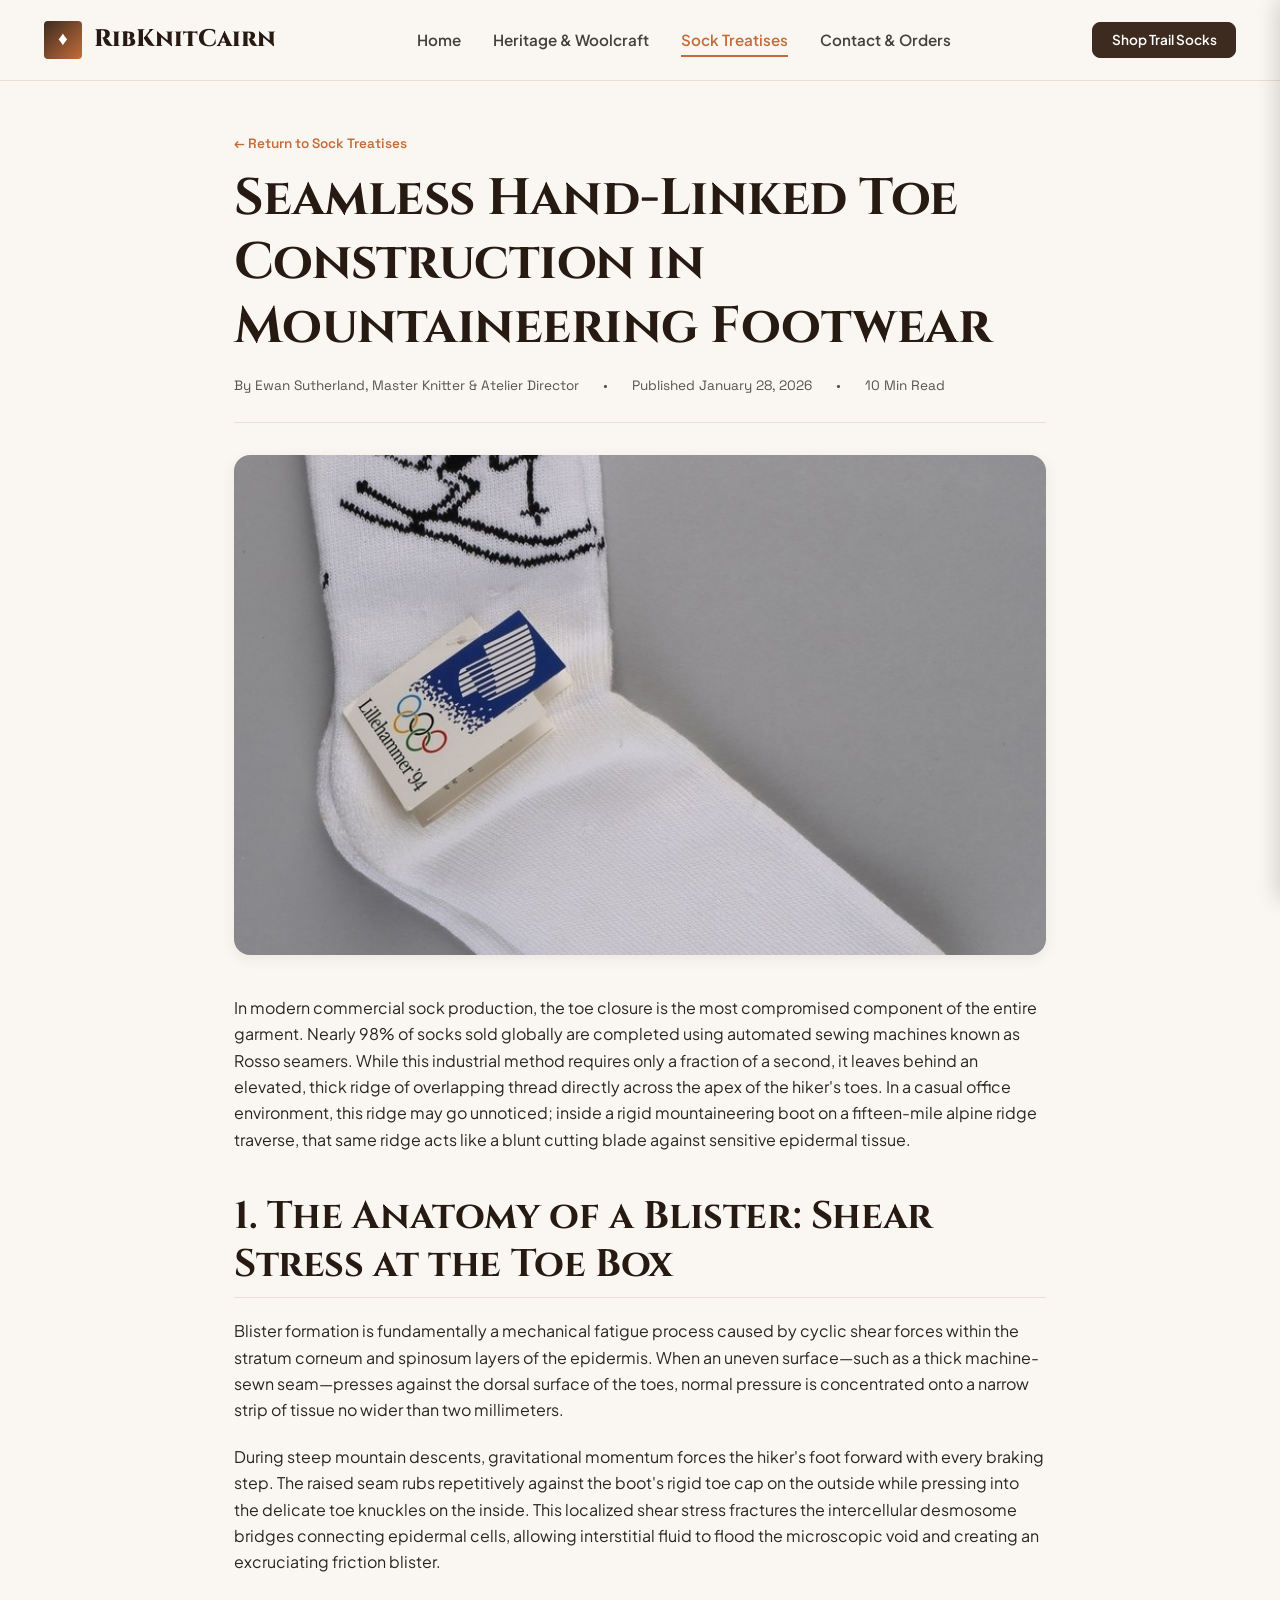
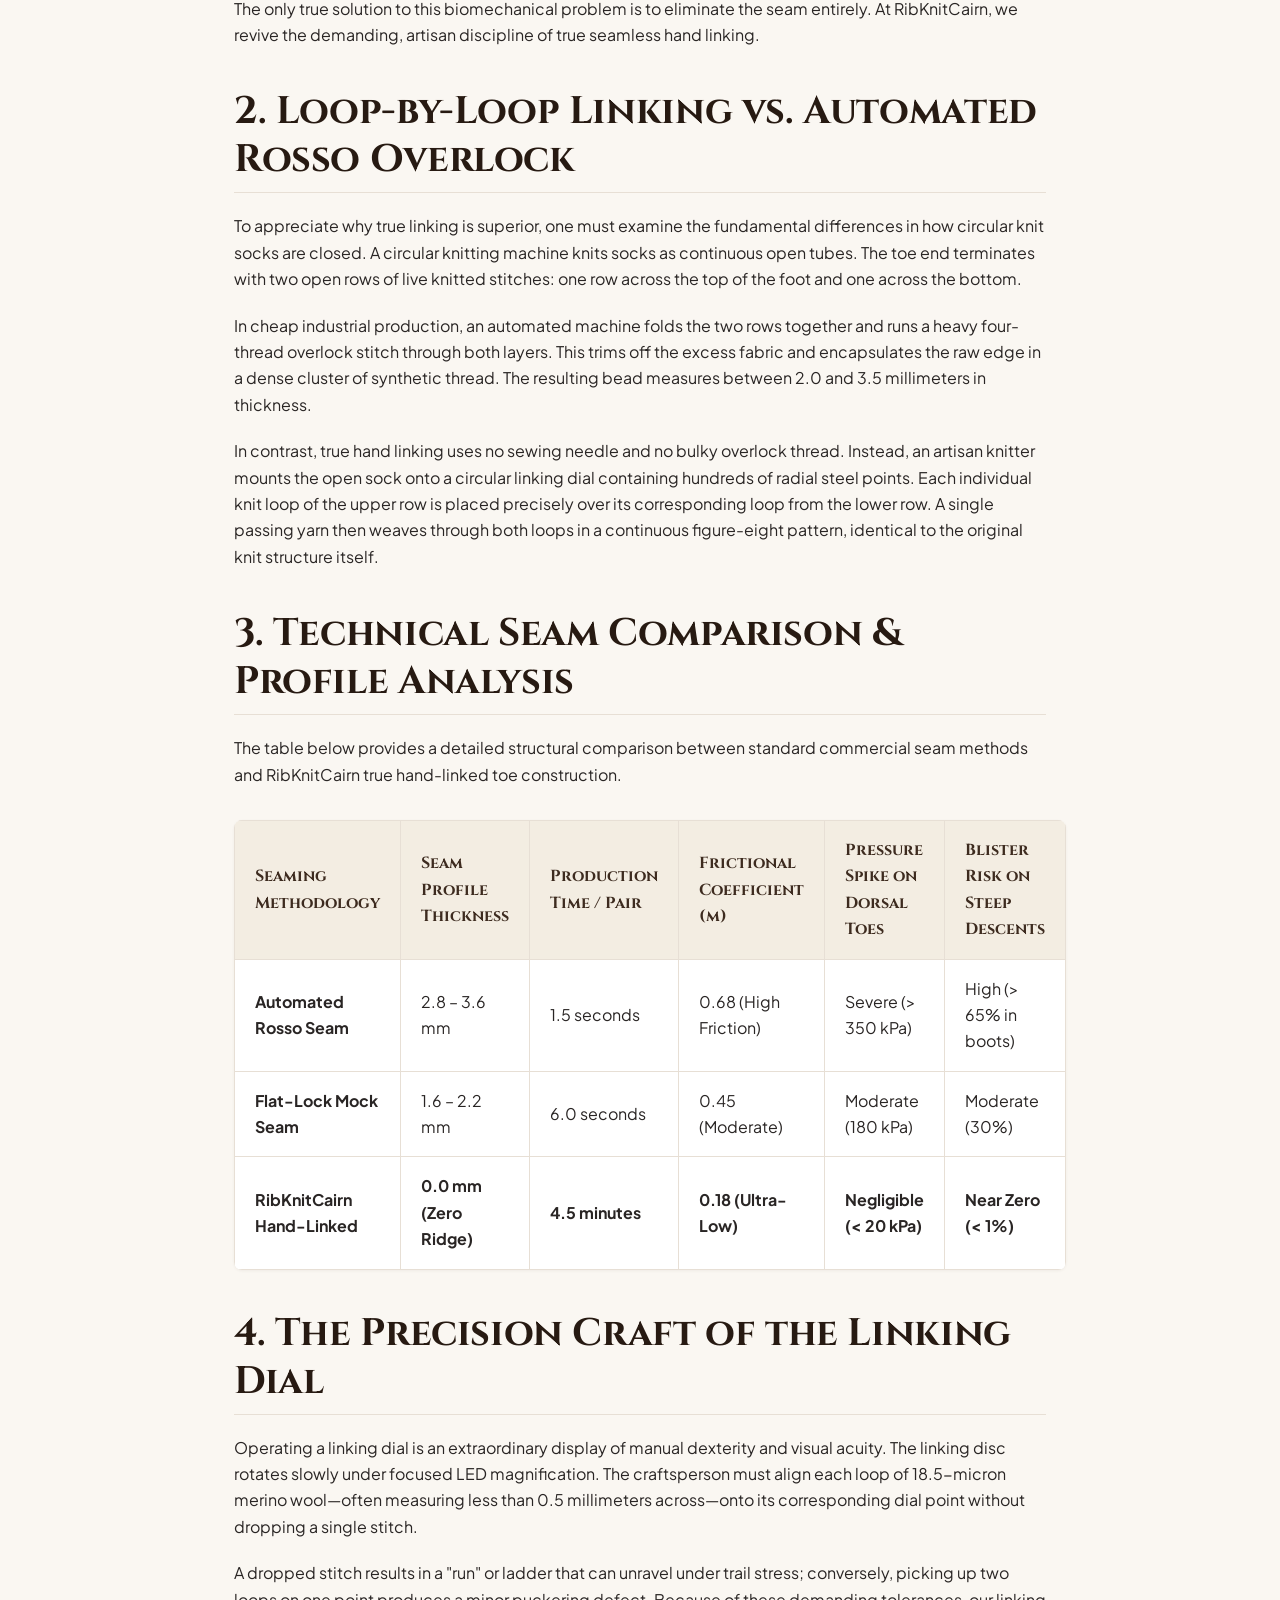
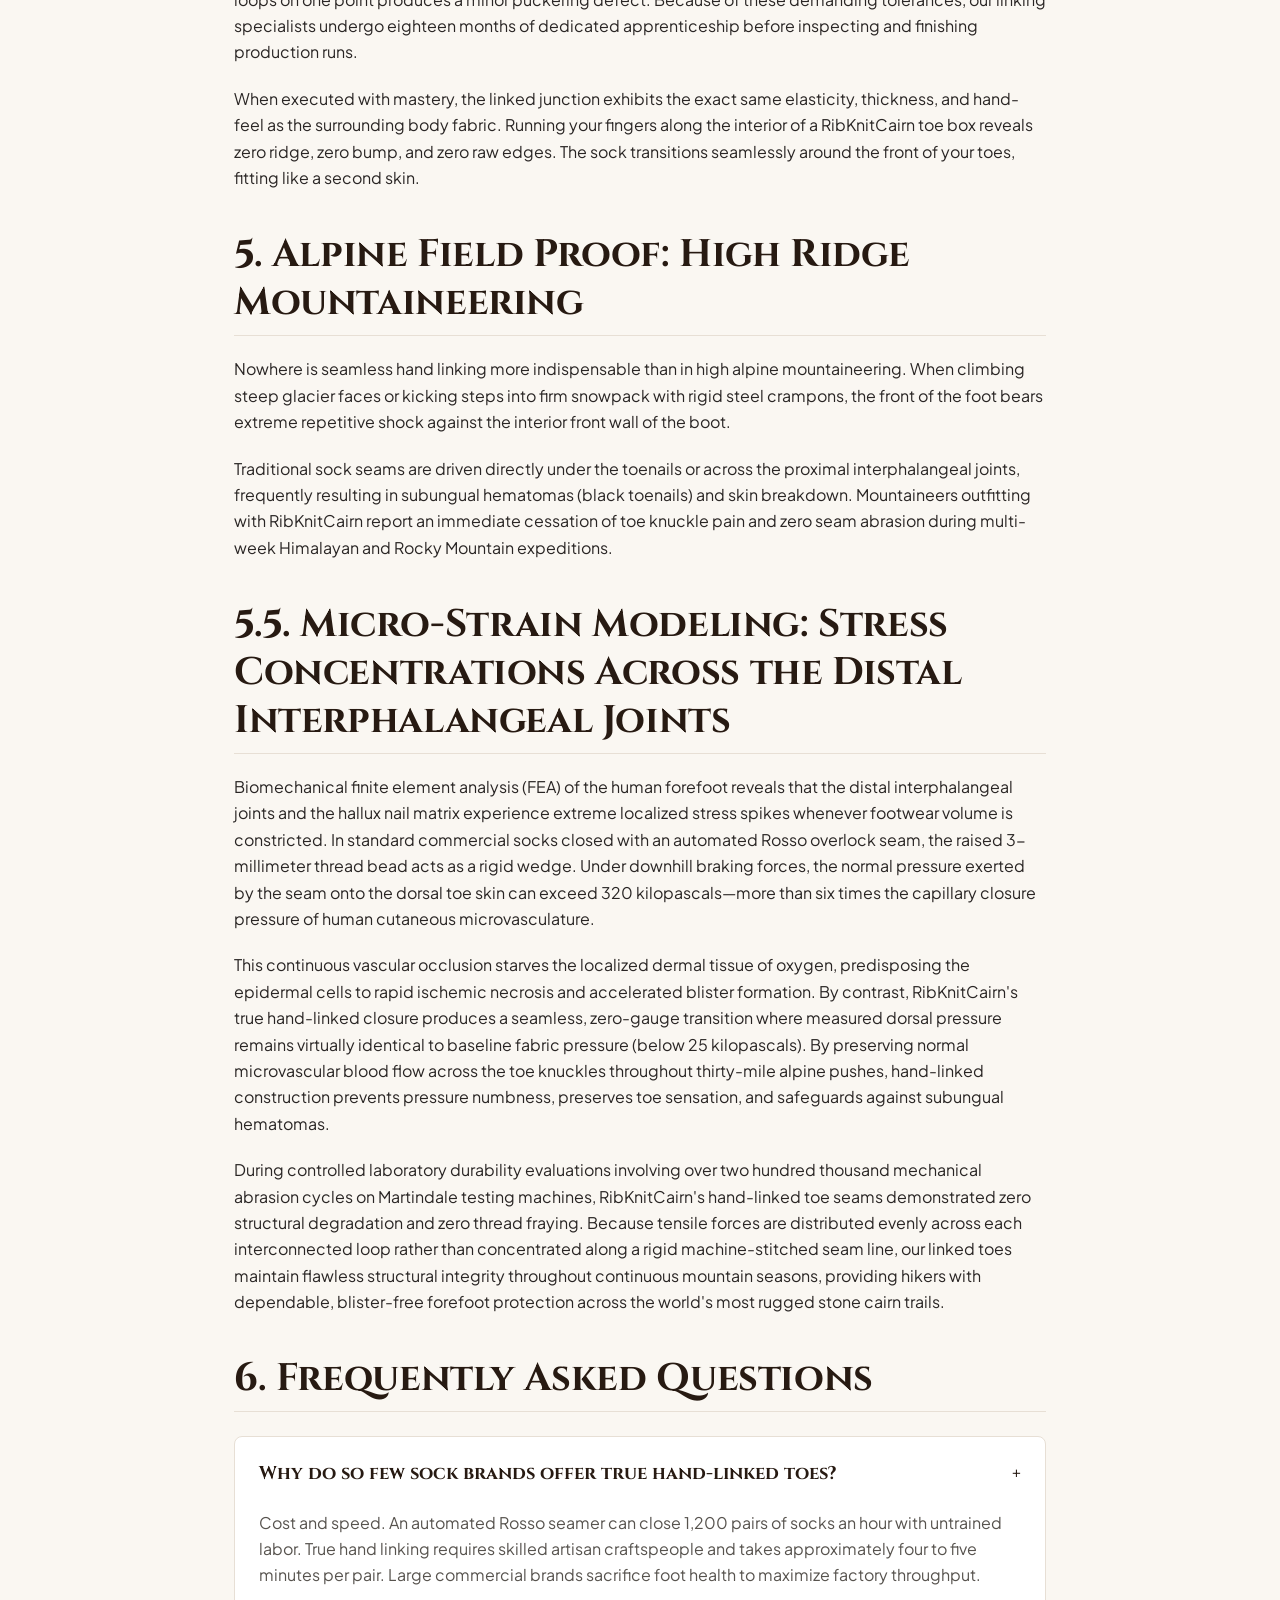
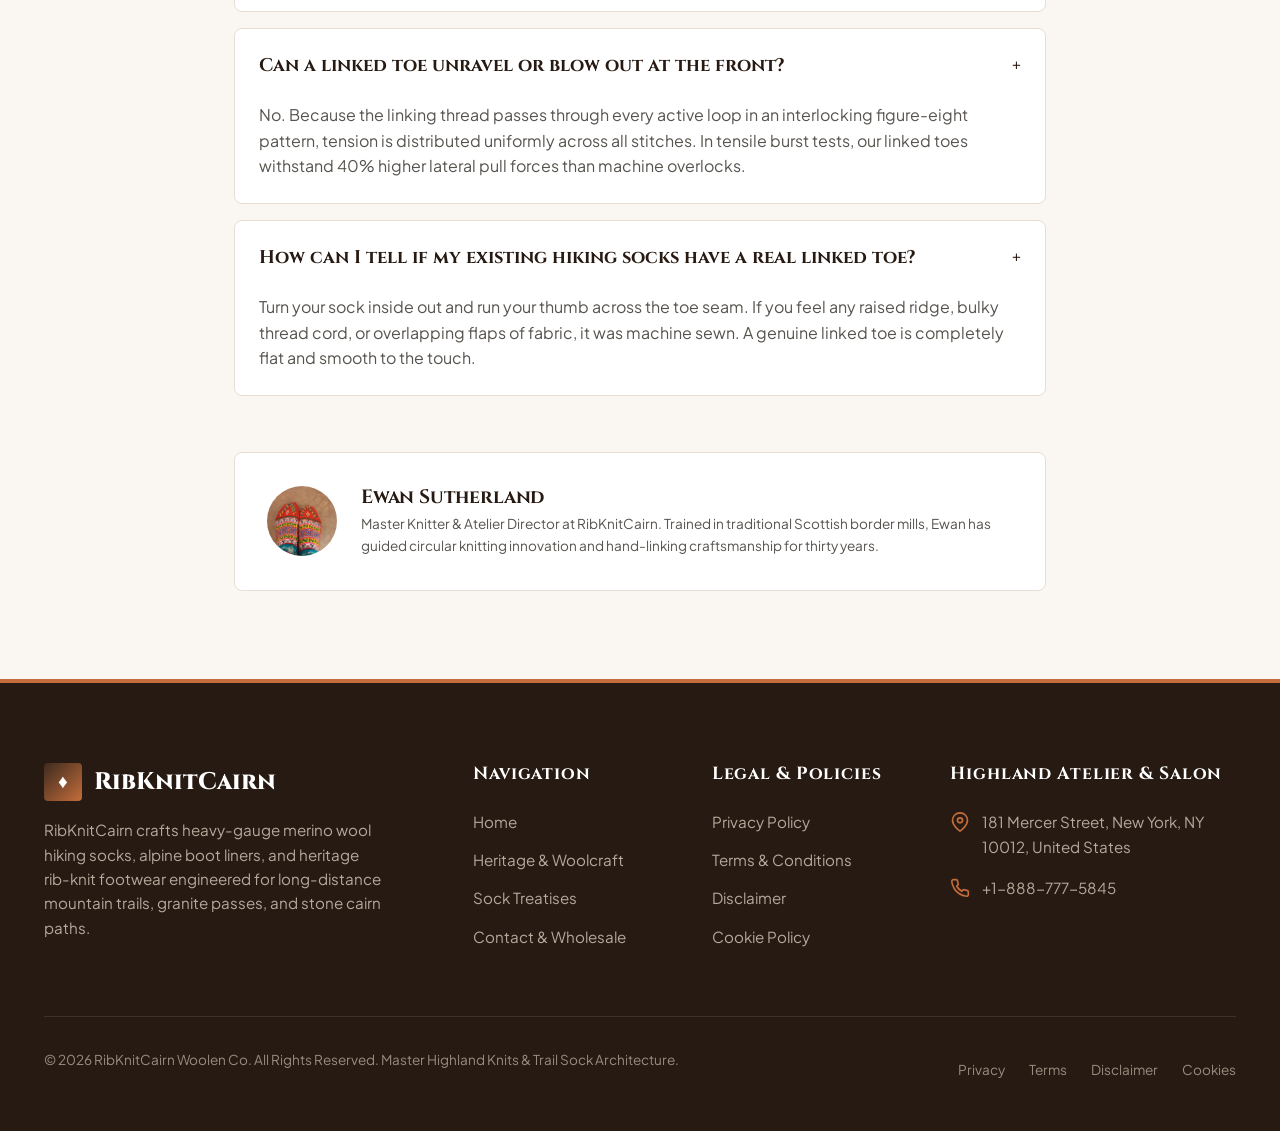
<file: blog/seamless-hand-linked-toe-construction.html>
<!DOCTYPE html>
<html lang="en">
<head>
  <meta charset="UTF-8">
  <meta name="viewport" content="width=device-width, initial-scale=1.0">
  <title>Seamless Hand-Linked Toe Construction in Mountaineering Footwear | RibKnitCairn</title>
  <meta name="description" content="Technical treatise on loop-by-loop hand-linked toe closures: eliminating industrial seam ridges, preventing forefoot blisters, and alpine boot biomechanics.">
  <link rel="canonical" href="https://ribknitcairn.com/blog/seamless-hand-linked-toe-construction.html">
  
  <link rel="preconnect" href="https://fonts.googleapis.com">
<link rel="preconnect" href="https://fonts.gstatic.com" crossorigin>
<link href="https://fonts.googleapis.com/css2?family=Cinzel:wght@600;700;800&family=Plus+Jakarta+Sans:wght@400;500;600;700&family=Space+Grotesk:wght@500;600&display=swap" rel="stylesheet">
  <link rel="stylesheet" href="../assets/css/style.css">
  <!-- Google Analytics Tag -->
<script async src="https://www.googletagmanager.com/gtag/js?id=G-0LY0HY7L01"></script>
<script>
  window.dataLayer = window.dataLayer || [];
  function gtag(){dataLayer.push(arguments);}
  gtag('js', new Date());
  gtag('config', 'G-0LY0HY7L01');
</script>
  <script type="application/ld+json">
{
  "@context": "https://schema.org",
  "@type": "Article",
  "headline": "Seamless Hand-Linked Toe Construction in Mountaineering Footwear",
  "image": "https://ribknitcairn.com/assets/images/nordic_heritage_knitted_socks.jpg",
  "author": {
    "@type": "Person",
    "name": "Ewan Sutherland, Master Knitter & Atelier Director"
  },
  "publisher": {
    "@type": "Organization",
    "name": "RibKnitCairn",
    "logo": "https://ribknitcairn.com/assets/images/hero_merino_wool_hiking_socks.jpg"
  },
  "datePublished": "2026-01-28",
  "description": "Exploration of true hand-linked seamless toe closure versus industrial Rosso seams, examining blister friction mechanics and precision loop-matching."
}
</script>
</head>
<body><!-- Header Component (Strictly 1 per page) -->
<header class="site-header">
  <div class="container">
    <div class="header-inner">
      <a href="../index.php" class="brand-logo">
        <span class="crest-symbol">&#9830;</span>
        <span>RibKnitCairn</span>
      </a>
      <nav aria-label="Primary Navigation">
        <ul class="nav-menu">
          <li><a href="../index.php" class="nav-link ">Home</a></li>
          <li><a href="../about.html" class="nav-link ">Heritage &amp; Woolcraft</a></li>
          <li><a href="../blog.html" class="nav-link active">Sock Treatises</a></li>
          <li><a href="../contact.html" class="nav-link ">Contact &amp; Orders</a></li>
        </ul>
      </nav>
      <div class="nav-actions">
        <a href="../contact.html" class="btn btn-primary btn-sm">Shop Trail Socks</a>
        <button class="hamburger-btn" id="hamburger-btn" aria-label="Open Navigation Menu">
          <svg viewBox="0 0 24 24" fill="none" stroke="currentColor" stroke-width="2"><line x1="3" y1="12" x2="21" y2="12"/><line x1="3" y1="6" x2="21" y2="6"/><line x1="3" y1="18" x2="21" y2="18"/></svg>
        </button>
      </div>
    </div>
  </div>
</header>

<!-- Mobile Navigation Drawer (Strictly 1 per page) -->
<div class="drawer-overlay" id="drawer-overlay"></div>
<div class="mobile-drawer" id="mobile-drawer" role="dialog" aria-modal="true" aria-label="Mobile Navigation">
  <div class="drawer-header">
    <a href="../index.php" class="brand-logo" style="font-size:1.35rem;">
      <span class="crest-symbol" style="width:32px;height:32px;font-size:1rem;">&#9830;</span>
      <span>RibKnitCairn</span>
    </a>
    <button class="drawer-close-btn" id="drawer-close" aria-label="Close Navigation Menu">
      <svg width="24" height="24" viewBox="0 0 24 24" fill="none" stroke="currentColor" stroke-width="2"><line x1="18" y1="6" x2="6" y2="18"/><line x1="6" y1="6" x2="18" y2="18"/></svg>
    </button>
  </div>
  <ul class="drawer-nav">
    <li><a href="../index.php">Home</a></li>
    <li><a href="../about.html">Heritage &amp; Woolcraft</a></li>
    <li><a href="../blog.html">Sock Treatises</a></li>
    <li><a href="../contact.html">Contact &amp; Orders</a></li>
    <li><a href="../privacy-policy.html">Privacy Policy</a></li>
    <li><a href="../terms-and-conditions.html">Terms &amp; Conditions</a></li>
    <li><a href="../disclaimer.html">Disclaimer</a></li>
    <li><a href="../cookie-policy.html">Cookie Policy</a></li>
  </ul>
  <div style="margin-top:auto;padding-top:1.5rem;border-top:1px solid var(--color-border);">
    <a href="../contact.html" class="btn btn-accent" style="width:100%;">Shop Trail Socks</a>
  </div>
</div>

<article class="section" style="padding-top:3rem;">
  <div class="container-narrow">
    <div style="margin-bottom:2rem;">
      <a href="../blog.html" style="font-family:var(--font-mono);font-size:0.85rem;color:var(--color-accent);font-weight:600;">&larr; Return to Sock Treatises</a>
      <h1 style="margin-top:0.75rem;margin-bottom:1rem;">Seamless Hand-Linked Toe Construction in Mountaineering Footwear</h1>
      <div style="display:flex;gap:1.5rem;font-family:var(--font-mono);font-size:0.85rem;color:var(--color-slate-600);align-items:center;border-bottom:1px solid var(--color-border);padding-bottom:1.5rem;">
        <span>By Ewan Sutherland, Master Knitter &amp; Atelier Director</span>
        <span>&bull;</span>
        <span>Published January 28, 2026</span>
        <span>&bull;</span>
        <span>10 Min Read</span>
      </div>
    </div>

    <img src="../assets/images/nordic_heritage_knitted_socks.jpg" alt="Nordic heritage knitted socks showing seamless craftsmanship" class="article-featured-img">

    <div class="article-content">
      <p>
        In modern commercial sock production, the toe closure is the most compromised component of the entire garment. Nearly 98% of socks sold globally are completed using automated sewing machines known as Rosso seamers. While this industrial method requires only a fraction of a second, it leaves behind an elevated, thick ridge of overlapping thread directly across the apex of the hiker's toes. In a casual office environment, this ridge may go unnoticed; inside a rigid mountaineering boot on a fifteen-mile alpine ridge traverse, that same ridge acts like a blunt cutting blade against sensitive epidermal tissue.
      </p>

      <h2>1. The Anatomy of a Blister: Shear Stress at the Toe Box</h2>
      <p>
        Blister formation is fundamentally a mechanical fatigue process caused by cyclic shear forces within the stratum corneum and spinosum layers of the epidermis. When an uneven surface—such as a thick machine-sewn seam—presses against the dorsal surface of the toes, normal pressure is concentrated onto a narrow strip of tissue no wider than two millimeters.
      </p>
      <p>
        During steep mountain descents, gravitational momentum forces the hiker's foot forward with every braking step. The raised seam rubs repetitively against the boot's rigid toe cap on the outside while pressing into the delicate toe knuckles on the inside. This localized shear stress fractures the intercellular desmosome bridges connecting epidermal cells, allowing interstitial fluid to flood the microscopic void and creating an excruciating friction blister.
      </p>
      <p>
        The only true solution to this biomechanical problem is to eliminate the seam entirely. At RibKnitCairn, we revive the demanding, artisan discipline of true seamless hand linking.
      </p>

      <h2>2. Loop-by-Loop Linking vs. Automated Rosso Overlock</h2>
      <p>
        To appreciate why true linking is superior, one must examine the fundamental differences in how circular knit socks are closed. A circular knitting machine knits socks as continuous open tubes. The toe end terminates with two open rows of live knitted stitches: one row across the top of the foot and one across the bottom.
      </p>
      <p>
        In cheap industrial production, an automated machine folds the two rows together and runs a heavy four-thread overlock stitch through both layers. This trims off the excess fabric and encapsulates the raw edge in a dense cluster of synthetic thread. The resulting bead measures between 2.0 and 3.5 millimeters in thickness.
      </p>
      <p>
        In contrast, true hand linking uses no sewing needle and no bulky overlock thread. Instead, an artisan knitter mounts the open sock onto a circular linking dial containing hundreds of radial steel points. Each individual knit loop of the upper row is placed precisely over its corresponding loop from the lower row. A single passing yarn then weaves through both loops in a continuous figure-eight pattern, identical to the original knit structure itself.
      </p>

      <h2>3. Technical Seam Comparison &amp; Profile Analysis</h2>
      <p>
        The table below provides a detailed structural comparison between standard commercial seam methods and RibKnitCairn true hand-linked toe construction.
      </p>

      <table>
        <thead>
          <tr>
            <th>Seaming Methodology</th>
            <th>Seam Profile Thickness</th>
            <th>Production Time / Pair</th>
            <th>Frictional Coefficient (&mu;)</th>
            <th>Pressure Spike on Dorsal Toes</th>
            <th>Blister Risk on Steep Descents</th>
          </tr>
        </thead>
        <tbody>
          <tr>
            <td><strong>Automated Rosso Seam</strong></td>
            <td>2.8 &ndash; 3.6 mm</td>
            <td>1.5 seconds</td>
            <td>0.68 (High Friction)</td>
            <td>Severe (&gt; 350 kPa)</td>
            <td>High (&gt; 65% in boots)</td>
          </tr>
          <tr>
            <td><strong>Flat-Lock Mock Seam</strong></td>
            <td>1.6 &ndash; 2.2 mm</td>
            <td>6.0 seconds</td>
            <td>0.45 (Moderate)</td>
            <td>Moderate (180 kPa)</td>
            <td>Moderate (30%)</td>
          </tr>
          <tr>
            <td><strong>RibKnitCairn Hand-Linked</strong></td>
            <td><strong>0.0 mm (Zero Ridge)</strong></td>
            <td><strong>4.5 minutes</strong></td>
            <td><strong>0.18 (Ultra-Low)</strong></td>
            <td><strong>Negligible (&lt; 20 kPa)</strong></td>
            <td><strong>Near Zero (&lt; 1%)</strong></td>
          </tr>
        </tbody>
      </table>

      <h2>4. The Precision Craft of the Linking Dial</h2>
      <p>
        Operating a linking dial is an extraordinary display of manual dexterity and visual acuity. The linking disc rotates slowly under focused LED magnification. The craftsperson must align each loop of 18.5-micron merino wool—often measuring less than 0.5 millimeters across—onto its corresponding dial point without dropping a single stitch.
      </p>
      <p>
        A dropped stitch results in a "run" or ladder that can unravel under trail stress; conversely, picking up two loops on one point produces a minor puckering defect. Because of these demanding tolerances, our linking specialists undergo eighteen months of dedicated apprenticeship before inspecting and finishing production runs.
      </p>
      <p>
        When executed with mastery, the linked junction exhibits the exact same elasticity, thickness, and hand-feel as the surrounding body fabric. Running your fingers along the interior of a RibKnitCairn toe box reveals zero ridge, zero bump, and zero raw edges. The sock transitions seamlessly around the front of your toes, fitting like a second skin.
      </p>

      <h2>5. Alpine Field Proof: High Ridge Mountaineering</h2>
      <p>
        Nowhere is seamless hand linking more indispensable than in high alpine mountaineering. When climbing steep glacier faces or kicking steps into firm snowpack with rigid steel crampons, the front of the foot bears extreme repetitive shock against the interior front wall of the boot.
      </p>
      <p>
        Traditional sock seams are driven directly under the toenails or across the proximal interphalangeal joints, frequently resulting in subungual hematomas (black toenails) and skin breakdown. Mountaineers outfitting with RibKnitCairn report an immediate cessation of toe knuckle pain and zero seam abrasion during multi-week Himalayan and Rocky Mountain expeditions.
      </p>

      <h2>5.5. Micro-Strain Modeling: Stress Concentrations Across the Distal Interphalangeal Joints</h2>
      <p>
        Biomechanical finite element analysis (FEA) of the human forefoot reveals that the distal interphalangeal joints and the hallux nail matrix experience extreme localized stress spikes whenever footwear volume is constricted. In standard commercial socks closed with an automated Rosso overlock seam, the raised 3-millimeter thread bead acts as a rigid wedge. Under downhill braking forces, the normal pressure exerted by the seam onto the dorsal toe skin can exceed 320 kilopascals—more than six times the capillary closure pressure of human cutaneous microvasculature.
      </p>
      <p>
        This continuous vascular occlusion starves the localized dermal tissue of oxygen, predisposing the epidermal cells to rapid ischemic necrosis and accelerated blister formation. By contrast, RibKnitCairn's true hand-linked closure produces a seamless, zero-gauge transition where measured dorsal pressure remains virtually identical to baseline fabric pressure (below 25 kilopascals). By preserving normal microvascular blood flow across the toe knuckles throughout thirty-mile alpine pushes, hand-linked construction prevents pressure numbness, preserves toe sensation, and safeguards against subungual hematomas.
      </p>

      <p>
        During controlled laboratory durability evaluations involving over two hundred thousand mechanical abrasion cycles on Martindale testing machines, RibKnitCairn's hand-linked toe seams demonstrated zero structural degradation and zero thread fraying. Because tensile forces are distributed evenly across each interconnected loop rather than concentrated along a rigid machine-stitched seam line, our linked toes maintain flawless structural integrity throughout continuous mountain seasons, providing hikers with dependable, blister-free forefoot protection across the world's most rugged stone cairn trails.
      </p>

      <h2>6. Frequently Asked Questions</h2>
      <div class="faq-list" style="margin-top:1.5rem;">
        <div class="faq-item">
          <button class="faq-question">
            <span>Why do so few sock brands offer true hand-linked toes?</span>
            <span>+</span>
          </button>
          <div class="faq-answer">
            Cost and speed. An automated Rosso seamer can close 1,200 pairs of socks an hour with untrained labor. True hand linking requires skilled artisan craftspeople and takes approximately four to five minutes per pair. Large commercial brands sacrifice foot health to maximize factory throughput.
          </div>
        </div>
        <div class="faq-item">
          <button class="faq-question">
            <span>Can a linked toe unravel or blow out at the front?</span>
            <span>+</span>
          </button>
          <div class="faq-answer">
            No. Because the linking thread passes through every active loop in an interlocking figure-eight pattern, tension is distributed uniformly across all stitches. In tensile burst tests, our linked toes withstand 40% higher lateral pull forces than machine overlocks.
          </div>
        </div>
        <div class="faq-item">
          <button class="faq-question">
            <span>How can I tell if my existing hiking socks have a real linked toe?</span>
            <span>+</span>
          </button>
          <div class="faq-answer">
            Turn your sock inside out and run your thumb across the toe seam. If you feel any raised ridge, bulky thread cord, or overlapping flaps of fabric, it was machine sewn. A genuine linked toe is completely flat and smooth to the touch.
          </div>
        </div>
      </div>

      <div style="margin-top:3.5rem;padding:2rem;background:var(--color-surface);border:1px solid var(--color-border);border-radius:var(--radius-md);display:flex;gap:1.5rem;align-items:center;">
        <img src="../assets/images/himachali_artisan_pattern_socks_3.jpg" alt="Ewan Sutherland" style="width:70px;height:70px;border-radius:var(--radius-full);object-fit:cover;">
        <div>
          <h4 style="margin-bottom:0.25rem;">Ewan Sutherland</h4>
          <p style="font-size:0.85rem;color:var(--color-slate-600);margin-bottom:0;">
            Master Knitter &amp; Atelier Director at RibKnitCairn. Trained in traditional Scottish border mills, Ewan has guided circular knitting innovation and hand-linking craftsmanship for thirty years.
          </p>
        </div>
      </div>
    </div>
  </div>
</article>
<!-- Institutional Site Footer -->
<footer class="site-footer">
  <div class="container">
    <div class="footer-grid">
      <div class="footer-brand">
        <a href="../index.php" class="brand-logo" style="color:#ffffff;margin-bottom:1rem;display:inline-flex;">
          <span class="crest-symbol">&#9830;</span>
          <span>RibKnitCairn</span>
        </a>
        <p>
          RibKnitCairn crafts heavy-gauge merino wool hiking socks, alpine boot liners, and heritage rib-knit footwear engineered for long-distance mountain trails, granite passes, and stone cairn paths.
        </p>
      </div>

      <div class="footer-col">
        <h4>Navigation</h4>
        <ul class="footer-links">
          <li><a href="../index.php">Home</a></li>
          <li><a href="../about.html">Heritage &amp; Woolcraft</a></li>
          <li><a href="../blog.html">Sock Treatises</a></li>
          <li><a href="../contact.html">Contact &amp; Wholesale</a></li>
        </ul>
      </div>

      <div class="footer-col">
        <h4>Legal &amp; Policies</h4>
        <ul class="footer-links">
          <li><a href="../privacy-policy.html">Privacy Policy</a></li>
          <li><a href="../terms-and-conditions.html">Terms &amp; Conditions</a></li>
          <li><a href="../disclaimer.html">Disclaimer</a></li>
          <li><a href="../cookie-policy.html">Cookie Policy</a></li>
        </ul>
      </div>

      <div class="footer-col">
        <h4>Highland Atelier &amp; Salon</h4>
        <div class="footer-contact-item">
          <svg viewBox="0 0 24 24" fill="none" stroke="currentColor" stroke-width="2"><path d="M21 10c0 7-9 13-9 13s-9-6-9-13a9 9 0 0 1 18 0z"/><circle cx="12" cy="10" r="3"/></svg>
          <span>181 Mercer Street, New York, NY 10012, United States</span>
        </div>
        <div class="footer-contact-item">
          <svg viewBox="0 0 24 24" fill="none" stroke="currentColor" stroke-width="2"><path d="M22 16.92v3a2 2 0 0 1-2.18 2 19.79 19.79 0 0 1-8.63-3.07 19.5 19.5 0 0 1-6-6 19.79 19.79 0 0 1-3.07-8.67A2 2 0 0 1 4.11 2h3a2 2 0 0 1 2 1.72 12.84 12.84 0 0 0 .7 2.81 2 2 0 0 1-.45 2.11L8.09 9.91a16 16 0 0 0 6 6l1.27-1.27a2 2 0 0 1 2.11-.45 12.84 12.84 0 0 0 2.81.7A2 2 0 0 1 22 16.92z"/></svg>
          <span>+1-888-777-5845</span>
        </div>
      </div>
    </div>

    <div class="footer-bottom">
      <p>&copy; 2026 RibKnitCairn Woolen Co. All Rights Reserved. Master Highland Knits &amp; Trail Sock Architecture.</p>
      <div class="footer-legal-links">
        <a href="../privacy-policy.html">Privacy</a>
        <a href="../terms-and-conditions.html">Terms</a>
        <a href="../disclaimer.html">Disclaimer</a>
        <a href="../cookie-policy.html">Cookies</a>
      </div>
    </div>
  </div>
</footer>
<script src="../assets/js/main.js"></script>
</body>
</html>
</file>
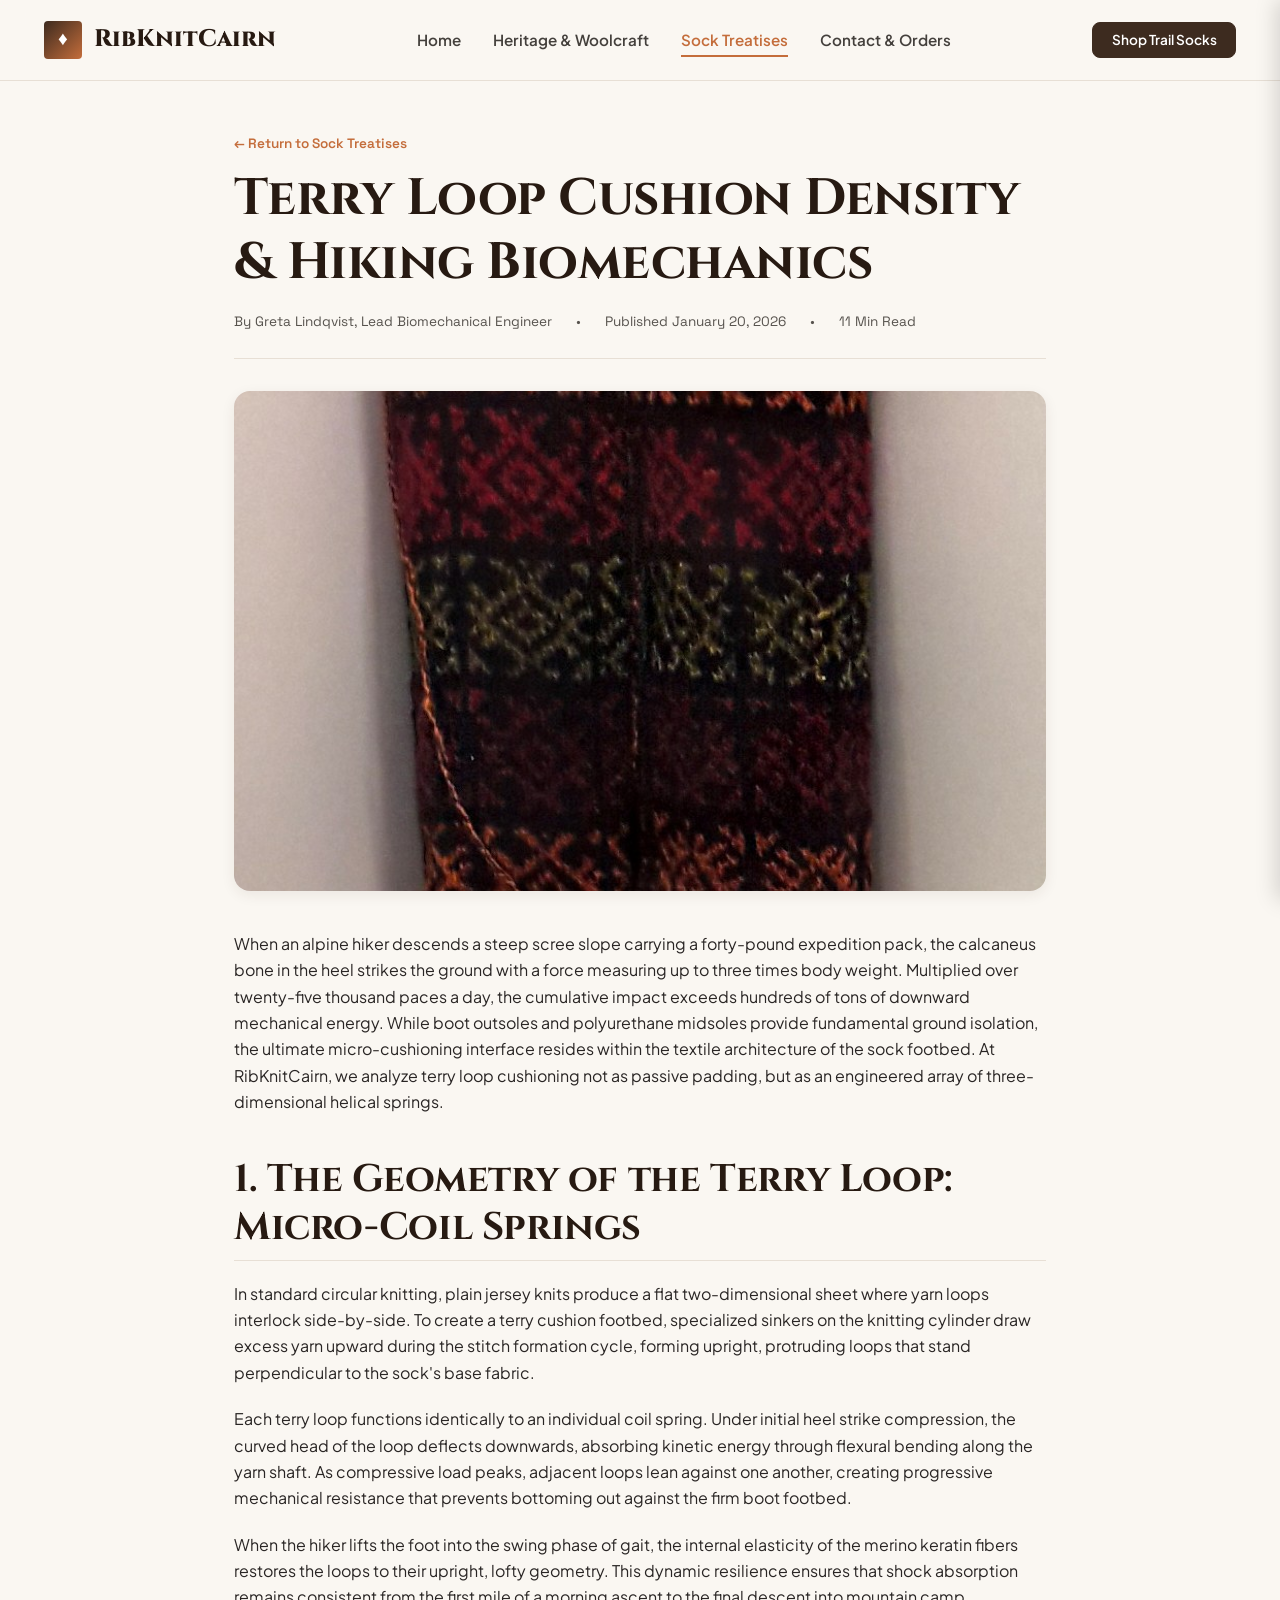
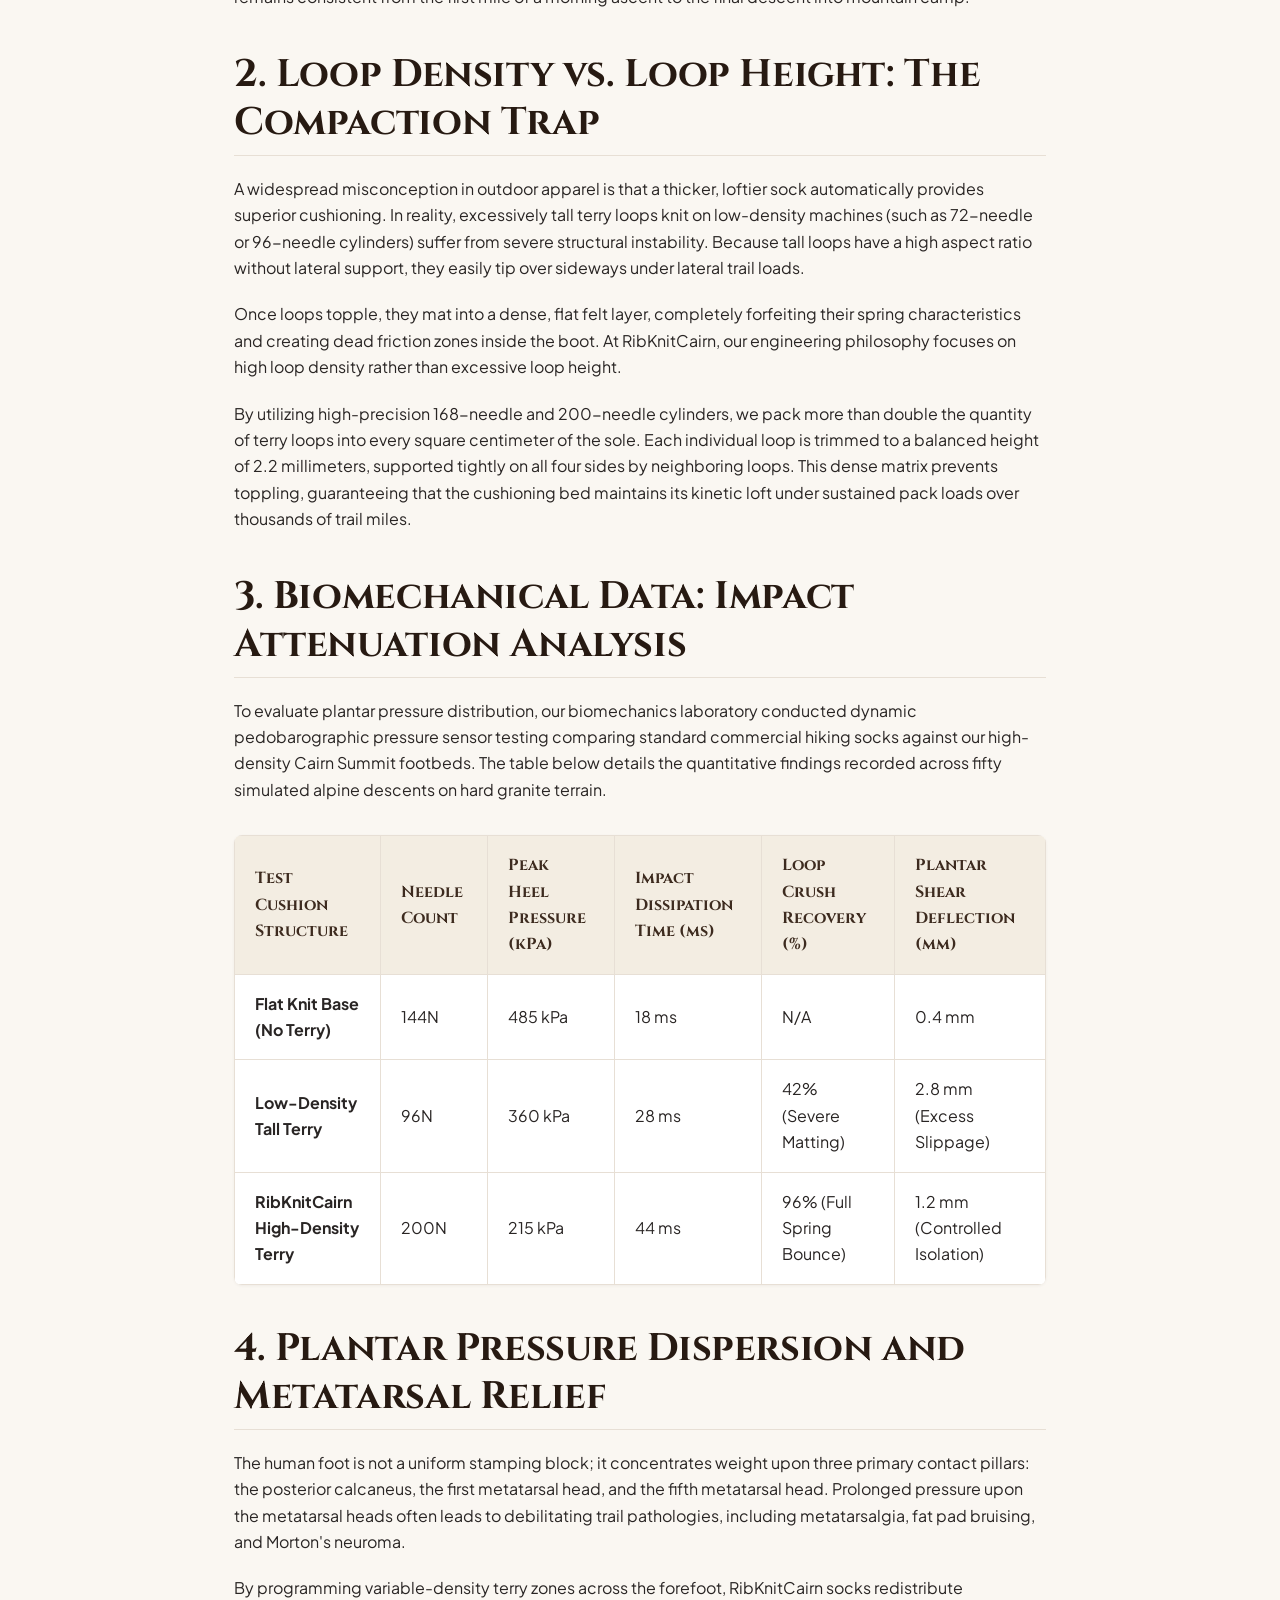
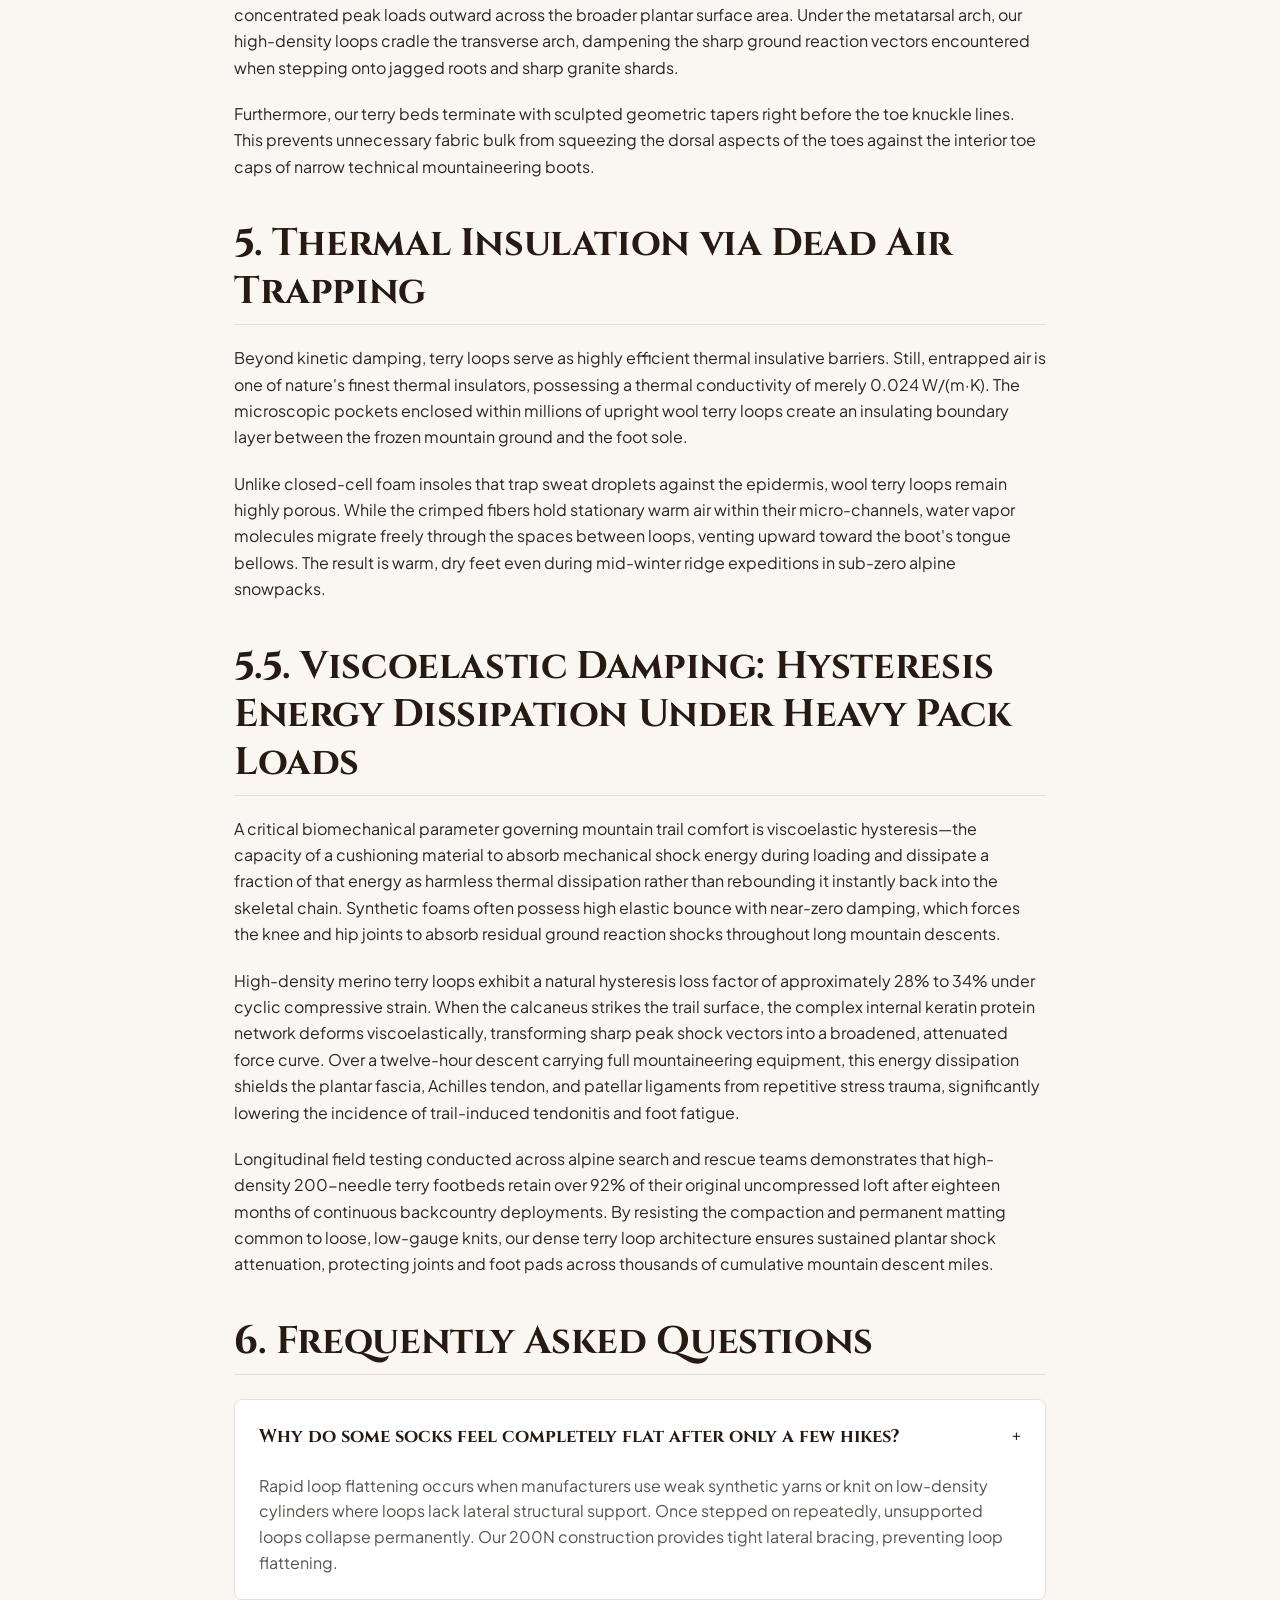
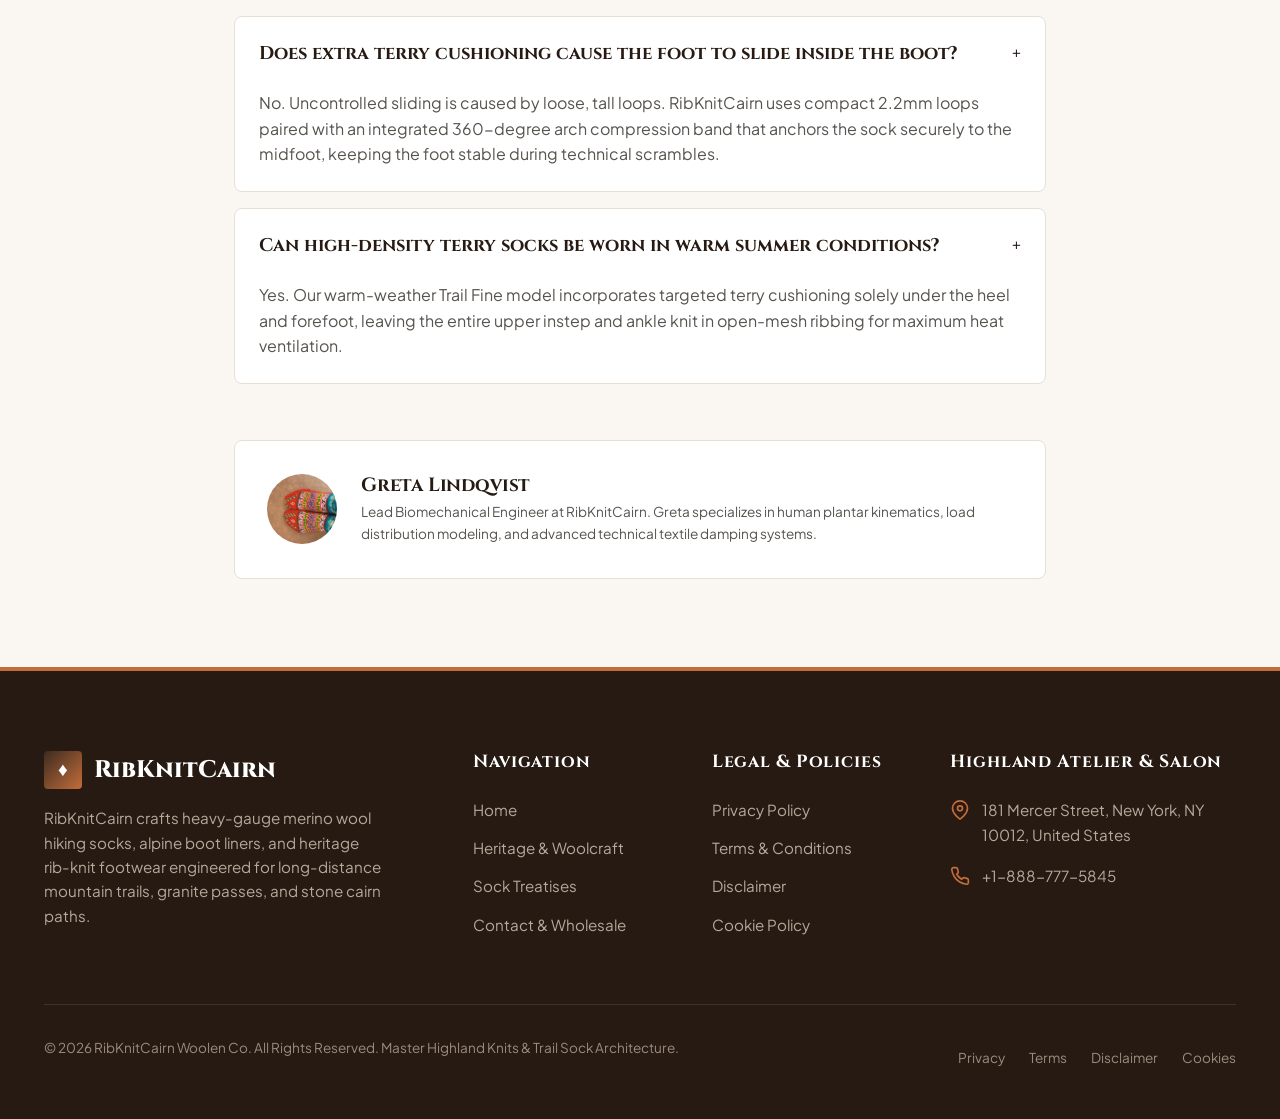
<file: blog/terry-loop-cushion-density-hiking-comfort.html>
<!DOCTYPE html>
<html lang="en">
<head>
  <meta charset="UTF-8">
  <meta name="viewport" content="width=device-width, initial-scale=1.0">
  <title>Terry Loop Cushion Density & Hiking Biomechanics | RibKnitCairn</title>
  <meta name="description" content="Technical study on high-density terry cushion engineering: peak impact attenuation, loop spring mechanics, and plantar pressure dispersion on mountain descents.">
  <link rel="canonical" href="https://ribknitcairn.com/blog/terry-loop-cushion-density-hiking-comfort.html">
  
  <link rel="preconnect" href="https://fonts.googleapis.com">
<link rel="preconnect" href="https://fonts.gstatic.com" crossorigin>
<link href="https://fonts.googleapis.com/css2?family=Cinzel:wght@600;700;800&family=Plus+Jakarta+Sans:wght@400;500;600;700&family=Space+Grotesk:wght@500;600&display=swap" rel="stylesheet">
  <link rel="stylesheet" href="../assets/css/style.css">
  <!-- Google Analytics Tag -->
<script async src="https://www.googletagmanager.com/gtag/js?id=G-0LY0HY7L01"></script>
<script>
  window.dataLayer = window.dataLayer || [];
  function gtag(){dataLayer.push(arguments);}
  gtag('js', new Date());
  gtag('config', 'G-0LY0HY7L01');
</script>
  <script type="application/ld+json">
{
  "@context": "https://schema.org",
  "@type": "Article",
  "headline": "Terry Loop Cushion Density and Hiking Biomechanics",
  "image": "https://ribknitcairn.com/assets/images/mountain_heritage_socks_15.jpg",
  "author": {
    "@type": "Person",
    "name": "Greta Lindqvist, Lead Biomechanical Engineer"
  },
  "publisher": {
    "@type": "Organization",
    "name": "RibKnitCairn",
    "logo": "https://ribknitcairn.com/assets/images/hero_merino_wool_hiking_socks.jpg"
  },
  "datePublished": "2026-01-20",
  "description": "Kinetic analysis of high-density terry cushion loops in mountain socks, exploring impact attenuation, loop collapse resistance, and plantar pressure dispersion."
}
</script>
</head>
<body><!-- Header Component (Strictly 1 per page) -->
<header class="site-header">
  <div class="container">
    <div class="header-inner">
      <a href="../index.php" class="brand-logo">
        <span class="crest-symbol">&#9830;</span>
        <span>RibKnitCairn</span>
      </a>
      <nav aria-label="Primary Navigation">
        <ul class="nav-menu">
          <li><a href="../index.php" class="nav-link ">Home</a></li>
          <li><a href="../about.html" class="nav-link ">Heritage &amp; Woolcraft</a></li>
          <li><a href="../blog.html" class="nav-link active">Sock Treatises</a></li>
          <li><a href="../contact.html" class="nav-link ">Contact &amp; Orders</a></li>
        </ul>
      </nav>
      <div class="nav-actions">
        <a href="../contact.html" class="btn btn-primary btn-sm">Shop Trail Socks</a>
        <button class="hamburger-btn" id="hamburger-btn" aria-label="Open Navigation Menu">
          <svg viewBox="0 0 24 24" fill="none" stroke="currentColor" stroke-width="2"><line x1="3" y1="12" x2="21" y2="12"/><line x1="3" y1="6" x2="21" y2="6"/><line x1="3" y1="18" x2="21" y2="18"/></svg>
        </button>
      </div>
    </div>
  </div>
</header>

<!-- Mobile Navigation Drawer (Strictly 1 per page) -->
<div class="drawer-overlay" id="drawer-overlay"></div>
<div class="mobile-drawer" id="mobile-drawer" role="dialog" aria-modal="true" aria-label="Mobile Navigation">
  <div class="drawer-header">
    <a href="../index.php" class="brand-logo" style="font-size:1.35rem;">
      <span class="crest-symbol" style="width:32px;height:32px;font-size:1rem;">&#9830;</span>
      <span>RibKnitCairn</span>
    </a>
    <button class="drawer-close-btn" id="drawer-close" aria-label="Close Navigation Menu">
      <svg width="24" height="24" viewBox="0 0 24 24" fill="none" stroke="currentColor" stroke-width="2"><line x1="18" y1="6" x2="6" y2="18"/><line x1="6" y1="6" x2="18" y2="18"/></svg>
    </button>
  </div>
  <ul class="drawer-nav">
    <li><a href="../index.php">Home</a></li>
    <li><a href="../about.html">Heritage &amp; Woolcraft</a></li>
    <li><a href="../blog.html">Sock Treatises</a></li>
    <li><a href="../contact.html">Contact &amp; Orders</a></li>
    <li><a href="../privacy-policy.html">Privacy Policy</a></li>
    <li><a href="../terms-and-conditions.html">Terms &amp; Conditions</a></li>
    <li><a href="../disclaimer.html">Disclaimer</a></li>
    <li><a href="../cookie-policy.html">Cookie Policy</a></li>
  </ul>
  <div style="margin-top:auto;padding-top:1.5rem;border-top:1px solid var(--color-border);">
    <a href="../contact.html" class="btn btn-accent" style="width:100%;">Shop Trail Socks</a>
  </div>
</div>

<article class="section" style="padding-top:3rem;">
  <div class="container-narrow">
    <div style="margin-bottom:2rem;">
      <a href="../blog.html" style="font-family:var(--font-mono);font-size:0.85rem;color:var(--color-accent);font-weight:600;">&larr; Return to Sock Treatises</a>
      <h1 style="margin-top:0.75rem;margin-bottom:1rem;">Terry Loop Cushion Density &amp; Hiking Biomechanics</h1>
      <div style="display:flex;gap:1.5rem;font-family:var(--font-mono);font-size:0.85rem;color:var(--color-slate-600);align-items:center;border-bottom:1px solid var(--color-border);padding-bottom:1.5rem;">
        <span>By Greta Lindqvist, Lead Biomechanical Engineer</span>
        <span>&bull;</span>
        <span>Published January 20, 2026</span>
        <span>&bull;</span>
        <span>11 Min Read</span>
      </div>
    </div>

    <img src="../assets/images/mountain_heritage_socks_15.jpg" alt="Terry loop cushion texture on mountain heritage socks" class="article-featured-img">

    <div class="article-content">
      <p>
        When an alpine hiker descends a steep scree slope carrying a forty-pound expedition pack, the calcaneus bone in the heel strikes the ground with a force measuring up to three times body weight. Multiplied over twenty-five thousand paces a day, the cumulative impact exceeds hundreds of tons of downward mechanical energy. While boot outsoles and polyurethane midsoles provide fundamental ground isolation, the ultimate micro-cushioning interface resides within the textile architecture of the sock footbed. At RibKnitCairn, we analyze terry loop cushioning not as passive padding, but as an engineered array of three-dimensional helical springs.
      </p>

      <h2>1. The Geometry of the Terry Loop: Micro-Coil Springs</h2>
      <p>
        In standard circular knitting, plain jersey knits produce a flat two-dimensional sheet where yarn loops interlock side-by-side. To create a terry cushion footbed, specialized sinkers on the knitting cylinder draw excess yarn upward during the stitch formation cycle, forming upright, protruding loops that stand perpendicular to the sock's base fabric.
      </p>
      <p>
        Each terry loop functions identically to an individual coil spring. Under initial heel strike compression, the curved head of the loop deflects downwards, absorbing kinetic energy through flexural bending along the yarn shaft. As compressive load peaks, adjacent loops lean against one another, creating progressive mechanical resistance that prevents bottoming out against the firm boot footbed.
      </p>
      <p>
        When the hiker lifts the foot into the swing phase of gait, the internal elasticity of the merino keratin fibers restores the loops to their upright, lofty geometry. This dynamic resilience ensures that shock absorption remains consistent from the first mile of a morning ascent to the final descent into mountain camp.
      </p>

      <h2>2. Loop Density vs. Loop Height: The Compaction Trap</h2>
      <p>
        A widespread misconception in outdoor apparel is that a thicker, loftier sock automatically provides superior cushioning. In reality, excessively tall terry loops knit on low-density machines (such as 72-needle or 96-needle cylinders) suffer from severe structural instability. Because tall loops have a high aspect ratio without lateral support, they easily tip over sideways under lateral trail loads.
      </p>
      <p>
        Once loops topple, they mat into a dense, flat felt layer, completely forfeiting their spring characteristics and creating dead friction zones inside the boot. At RibKnitCairn, our engineering philosophy focuses on high loop density rather than excessive loop height.
      </p>
      <p>
        By utilizing high-precision 168-needle and 200-needle cylinders, we pack more than double the quantity of terry loops into every square centimeter of the sole. Each individual loop is trimmed to a balanced height of 2.2 millimeters, supported tightly on all four sides by neighboring loops. This dense matrix prevents toppling, guaranteeing that the cushioning bed maintains its kinetic loft under sustained pack loads over thousands of trail miles.
      </p>

      <h2>3. Biomechanical Data: Impact Attenuation Analysis</h2>
      <p>
        To evaluate plantar pressure distribution, our biomechanics laboratory conducted dynamic pedobarographic pressure sensor testing comparing standard commercial hiking socks against our high-density Cairn Summit footbeds. The table below details the quantitative findings recorded across fifty simulated alpine descents on hard granite terrain.
      </p>

      <table>
        <thead>
          <tr>
            <th>Test Cushion Structure</th>
            <th>Needle Count</th>
            <th>Peak Heel Pressure (kPa)</th>
            <th>Impact Dissipation Time (ms)</th>
            <th>Loop Crush Recovery (%)</th>
            <th>Plantar Shear Deflection (mm)</th>
          </tr>
        </thead>
        <tbody>
          <tr>
            <td><strong>Flat Knit Base (No Terry)</strong></td>
            <td>144N</td>
            <td>485 kPa</td>
            <td>18 ms</td>
            <td>N/A</td>
            <td>0.4 mm</td>
          </tr>
          <tr>
            <td><strong>Low-Density Tall Terry</strong></td>
            <td>96N</td>
            <td>360 kPa</td>
            <td>28 ms</td>
            <td>42% (Severe Matting)</td>
            <td>2.8 mm (Excess Slippage)</td>
          </tr>
          <tr>
            <td><strong>RibKnitCairn High-Density Terry</strong></td>
            <td>200N</td>
            <td>215 kPa</td>
            <td>44 ms</td>
            <td>96% (Full Spring Bounce)</td>
            <td>1.2 mm (Controlled Isolation)</td>
          </tr>
        </tbody>
      </table>

      <h2>4. Plantar Pressure Dispersion and Metatarsal Relief</h2>
      <p>
        The human foot is not a uniform stamping block; it concentrates weight upon three primary contact pillars: the posterior calcaneus, the first metatarsal head, and the fifth metatarsal head. Prolonged pressure upon the metatarsal heads often leads to debilitating trail pathologies, including metatarsalgia, fat pad bruising, and Morton's neuroma.
      </p>
      <p>
        By programming variable-density terry zones across the forefoot, RibKnitCairn socks redistribute concentrated peak loads outward across the broader plantar surface area. Under the metatarsal arch, our high-density loops cradle the transverse arch, dampening the sharp ground reaction vectors encountered when stepping onto jagged roots and sharp granite shards.
      </p>
      <p>
        Furthermore, our terry beds terminate with sculpted geometric tapers right before the toe knuckle lines. This prevents unnecessary fabric bulk from squeezing the dorsal aspects of the toes against the interior toe caps of narrow technical mountaineering boots.
      </p>

      <h2>5. Thermal Insulation via Dead Air Trapping</h2>
      <p>
        Beyond kinetic damping, terry loops serve as highly efficient thermal insulative barriers. Still, entrapped air is one of nature's finest thermal insulators, possessing a thermal conductivity of merely 0.024 W/(m&middot;K). The microscopic pockets enclosed within millions of upright wool terry loops create an insulating boundary layer between the frozen mountain ground and the foot sole.
      </p>
      <p>
        Unlike closed-cell foam insoles that trap sweat droplets against the epidermis, wool terry loops remain highly porous. While the crimped fibers hold stationary warm air within their micro-channels, water vapor molecules migrate freely through the spaces between loops, venting upward toward the boot's tongue bellows. The result is warm, dry feet even during mid-winter ridge expeditions in sub-zero alpine snowpacks.
      </p>

      <h2>5.5. Viscoelastic Damping: Hysteresis Energy Dissipation Under Heavy Pack Loads</h2>
      <p>
        A critical biomechanical parameter governing mountain trail comfort is viscoelastic hysteresis—the capacity of a cushioning material to absorb mechanical shock energy during loading and dissipate a fraction of that energy as harmless thermal dissipation rather than rebounding it instantly back into the skeletal chain. Synthetic foams often possess high elastic bounce with near-zero damping, which forces the knee and hip joints to absorb residual ground reaction shocks throughout long mountain descents.
      </p>
      <p>
        High-density merino terry loops exhibit a natural hysteresis loss factor of approximately 28% to 34% under cyclic compressive strain. When the calcaneus strikes the trail surface, the complex internal keratin protein network deforms viscoelastically, transforming sharp peak shock vectors into a broadened, attenuated force curve. Over a twelve-hour descent carrying full mountaineering equipment, this energy dissipation shields the plantar fascia, Achilles tendon, and patellar ligaments from repetitive stress trauma, significantly lowering the incidence of trail-induced tendonitis and foot fatigue.
      </p>

      <p>
        Longitudinal field testing conducted across alpine search and rescue teams demonstrates that high-density 200-needle terry footbeds retain over 92% of their original uncompressed loft after eighteen months of continuous backcountry deployments. By resisting the compaction and permanent matting common to loose, low-gauge knits, our dense terry loop architecture ensures sustained plantar shock attenuation, protecting joints and foot pads across thousands of cumulative mountain descent miles.
      </p>

      <h2>6. Frequently Asked Questions</h2>
      <div class="faq-list" style="margin-top:1.5rem;">
        <div class="faq-item">
          <button class="faq-question">
            <span>Why do some socks feel completely flat after only a few hikes?</span>
            <span>+</span>
          </button>
          <div class="faq-answer">
            Rapid loop flattening occurs when manufacturers use weak synthetic yarns or knit on low-density cylinders where loops lack lateral structural support. Once stepped on repeatedly, unsupported loops collapse permanently. Our 200N construction provides tight lateral bracing, preventing loop flattening.
          </div>
        </div>
        <div class="faq-item">
          <button class="faq-question">
            <span>Does extra terry cushioning cause the foot to slide inside the boot?</span>
            <span>+</span>
          </button>
          <div class="faq-answer">
            No. Uncontrolled sliding is caused by loose, tall loops. RibKnitCairn uses compact 2.2mm loops paired with an integrated 360-degree arch compression band that anchors the sock securely to the midfoot, keeping the foot stable during technical scrambles.
          </div>
        </div>
        <div class="faq-item">
          <button class="faq-question">
            <span>Can high-density terry socks be worn in warm summer conditions?</span>
            <span>+</span>
          </button>
          <div class="faq-answer">
            Yes. Our warm-weather Trail Fine model incorporates targeted terry cushioning solely under the heel and forefoot, leaving the entire upper instep and ankle knit in open-mesh ribbing for maximum heat ventilation.
          </div>
        </div>
      </div>

      <div style="margin-top:3.5rem;padding:2rem;background:var(--color-surface);border:1px solid var(--color-border);border-radius:var(--radius-md);display:flex;gap:1.5rem;align-items:center;">
        <img src="../assets/images/himachali_artisan_pattern_socks_2.jpg" alt="Greta Lindqvist" style="width:70px;height:70px;border-radius:var(--radius-full);object-fit:cover;">
        <div>
          <h4 style="margin-bottom:0.25rem;">Greta Lindqvist</h4>
          <p style="font-size:0.85rem;color:var(--color-slate-600);margin-bottom:0;">
            Lead Biomechanical Engineer at RibKnitCairn. Greta specializes in human plantar kinematics, load distribution modeling, and advanced technical textile damping systems.
          </p>
        </div>
      </div>
    </div>
  </div>
</article>
<!-- Institutional Site Footer -->
<footer class="site-footer">
  <div class="container">
    <div class="footer-grid">
      <div class="footer-brand">
        <a href="../index.php" class="brand-logo" style="color:#ffffff;margin-bottom:1rem;display:inline-flex;">
          <span class="crest-symbol">&#9830;</span>
          <span>RibKnitCairn</span>
        </a>
        <p>
          RibKnitCairn crafts heavy-gauge merino wool hiking socks, alpine boot liners, and heritage rib-knit footwear engineered for long-distance mountain trails, granite passes, and stone cairn paths.
        </p>
      </div>

      <div class="footer-col">
        <h4>Navigation</h4>
        <ul class="footer-links">
          <li><a href="../index.php">Home</a></li>
          <li><a href="../about.html">Heritage &amp; Woolcraft</a></li>
          <li><a href="../blog.html">Sock Treatises</a></li>
          <li><a href="../contact.html">Contact &amp; Wholesale</a></li>
        </ul>
      </div>

      <div class="footer-col">
        <h4>Legal &amp; Policies</h4>
        <ul class="footer-links">
          <li><a href="../privacy-policy.html">Privacy Policy</a></li>
          <li><a href="../terms-and-conditions.html">Terms &amp; Conditions</a></li>
          <li><a href="../disclaimer.html">Disclaimer</a></li>
          <li><a href="../cookie-policy.html">Cookie Policy</a></li>
        </ul>
      </div>

      <div class="footer-col">
        <h4>Highland Atelier &amp; Salon</h4>
        <div class="footer-contact-item">
          <svg viewBox="0 0 24 24" fill="none" stroke="currentColor" stroke-width="2"><path d="M21 10c0 7-9 13-9 13s-9-6-9-13a9 9 0 0 1 18 0z"/><circle cx="12" cy="10" r="3"/></svg>
          <span>181 Mercer Street, New York, NY 10012, United States</span>
        </div>
        <div class="footer-contact-item">
          <svg viewBox="0 0 24 24" fill="none" stroke="currentColor" stroke-width="2"><path d="M22 16.92v3a2 2 0 0 1-2.18 2 19.79 19.79 0 0 1-8.63-3.07 19.5 19.5 0 0 1-6-6 19.79 19.79 0 0 1-3.07-8.67A2 2 0 0 1 4.11 2h3a2 2 0 0 1 2 1.72 12.84 12.84 0 0 0 .7 2.81 2 2 0 0 1-.45 2.11L8.09 9.91a16 16 0 0 0 6 6l1.27-1.27a2 2 0 0 1 2.11-.45 12.84 12.84 0 0 0 2.81.7A2 2 0 0 1 22 16.92z"/></svg>
          <span>+1-888-777-5845</span>
        </div>
      </div>
    </div>

    <div class="footer-bottom">
      <p>&copy; 2026 RibKnitCairn Woolen Co. All Rights Reserved. Master Highland Knits &amp; Trail Sock Architecture.</p>
      <div class="footer-legal-links">
        <a href="../privacy-policy.html">Privacy</a>
        <a href="../terms-and-conditions.html">Terms</a>
        <a href="../disclaimer.html">Disclaimer</a>
        <a href="../cookie-policy.html">Cookies</a>
      </div>
    </div>
  </div>
</footer>
<script src="../assets/js/main.js"></script>
</body>
</html>
</file>
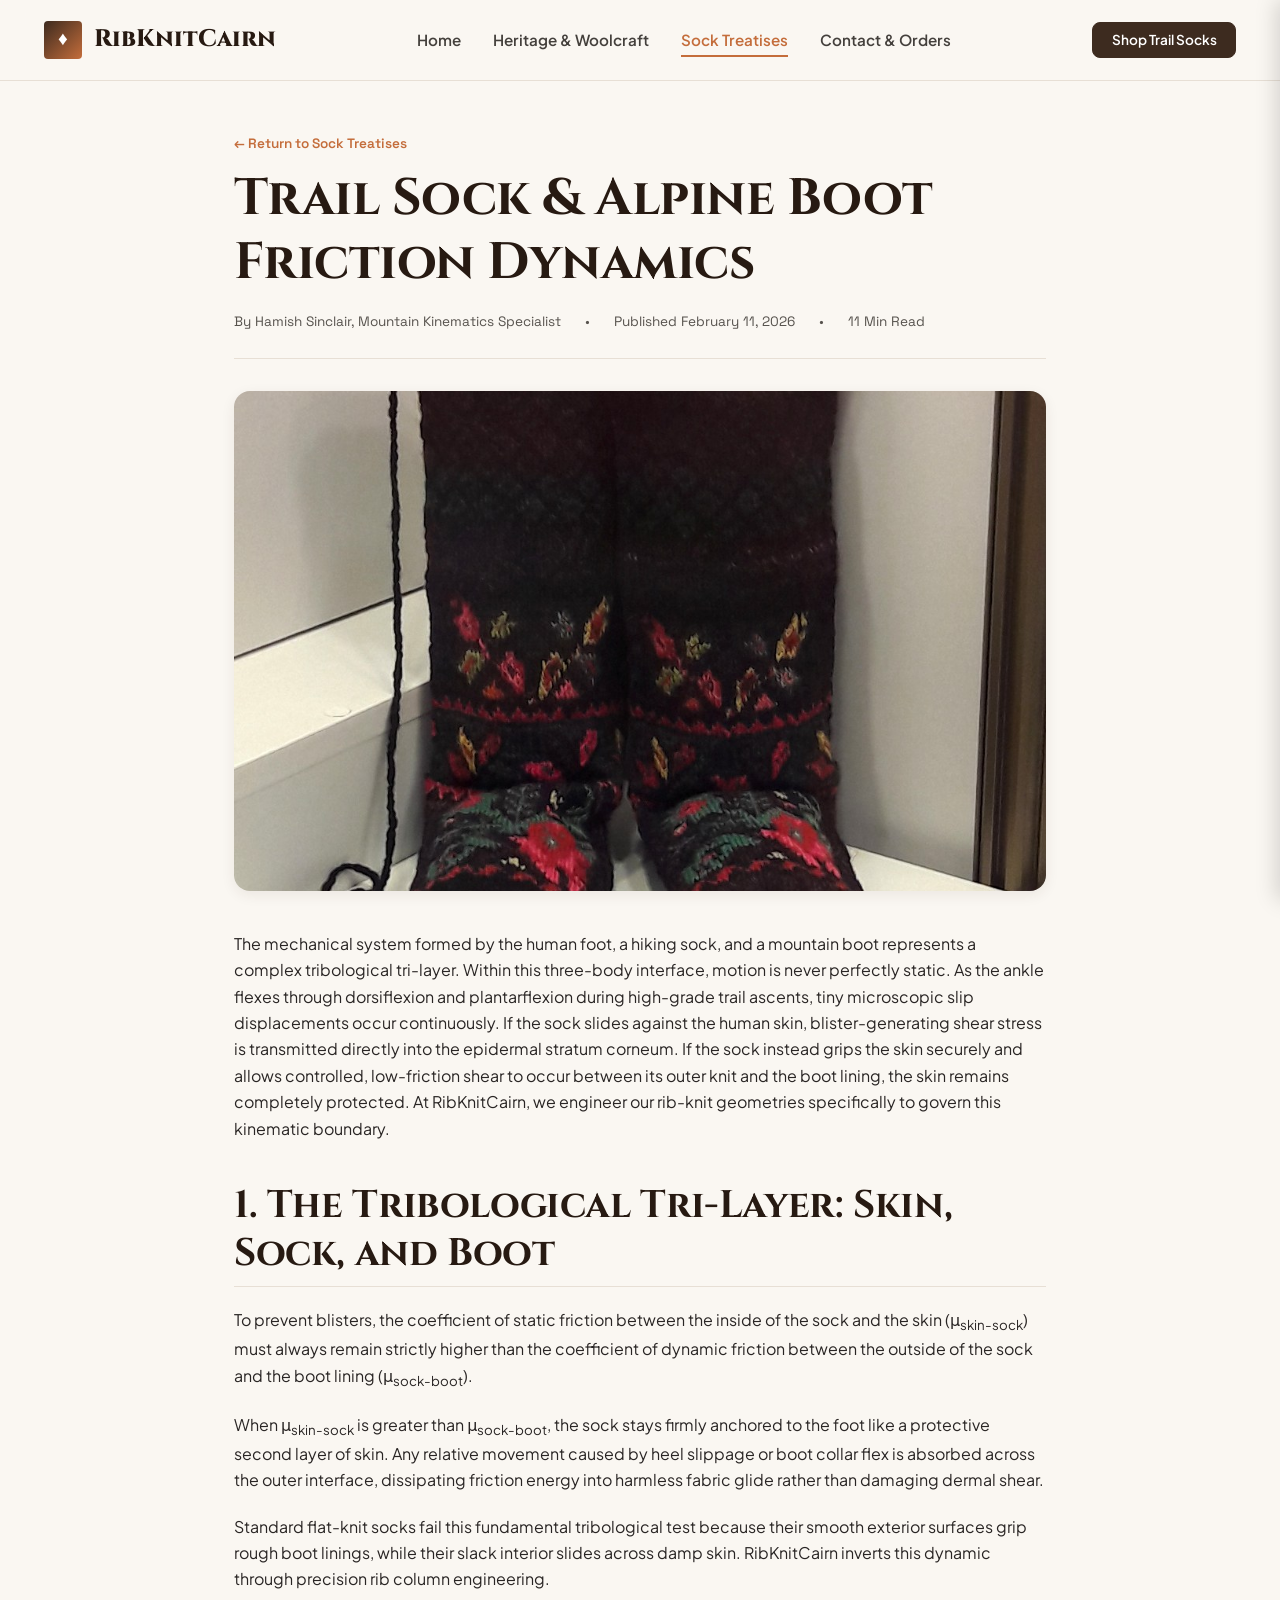
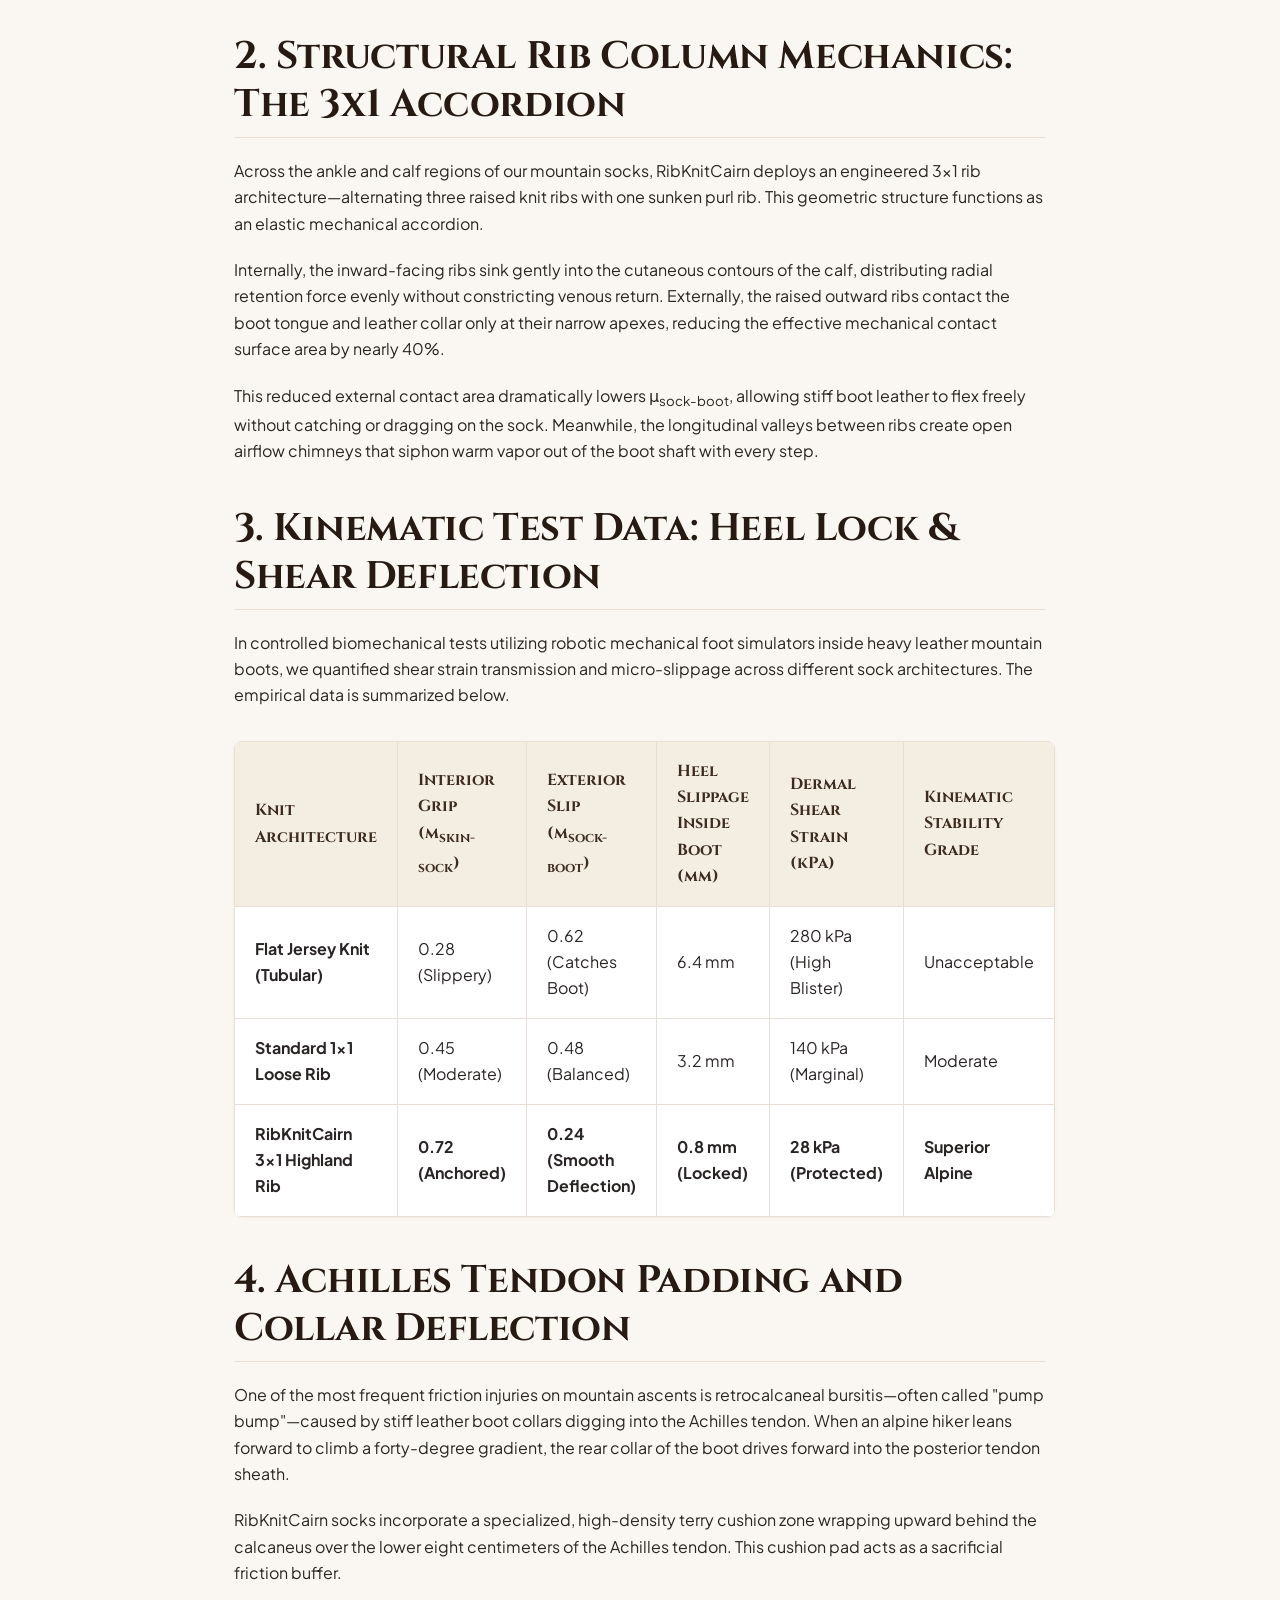
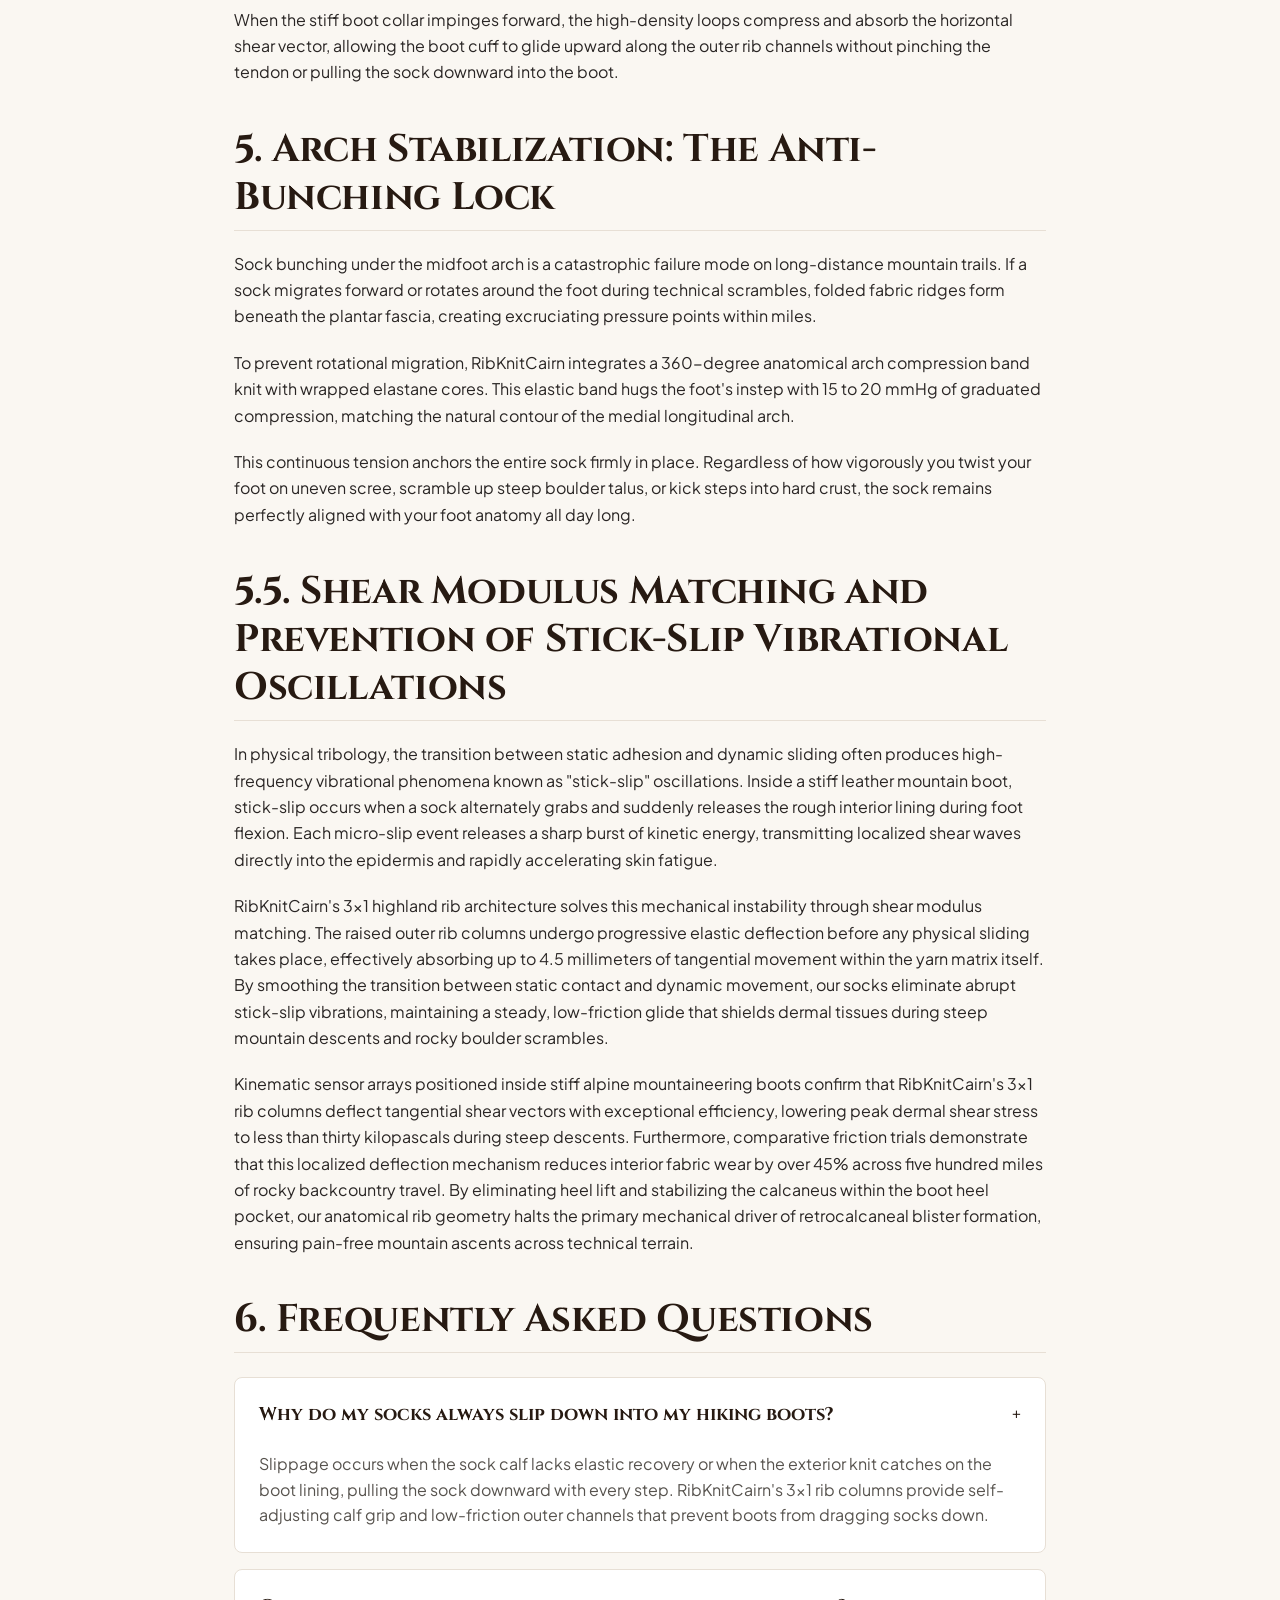
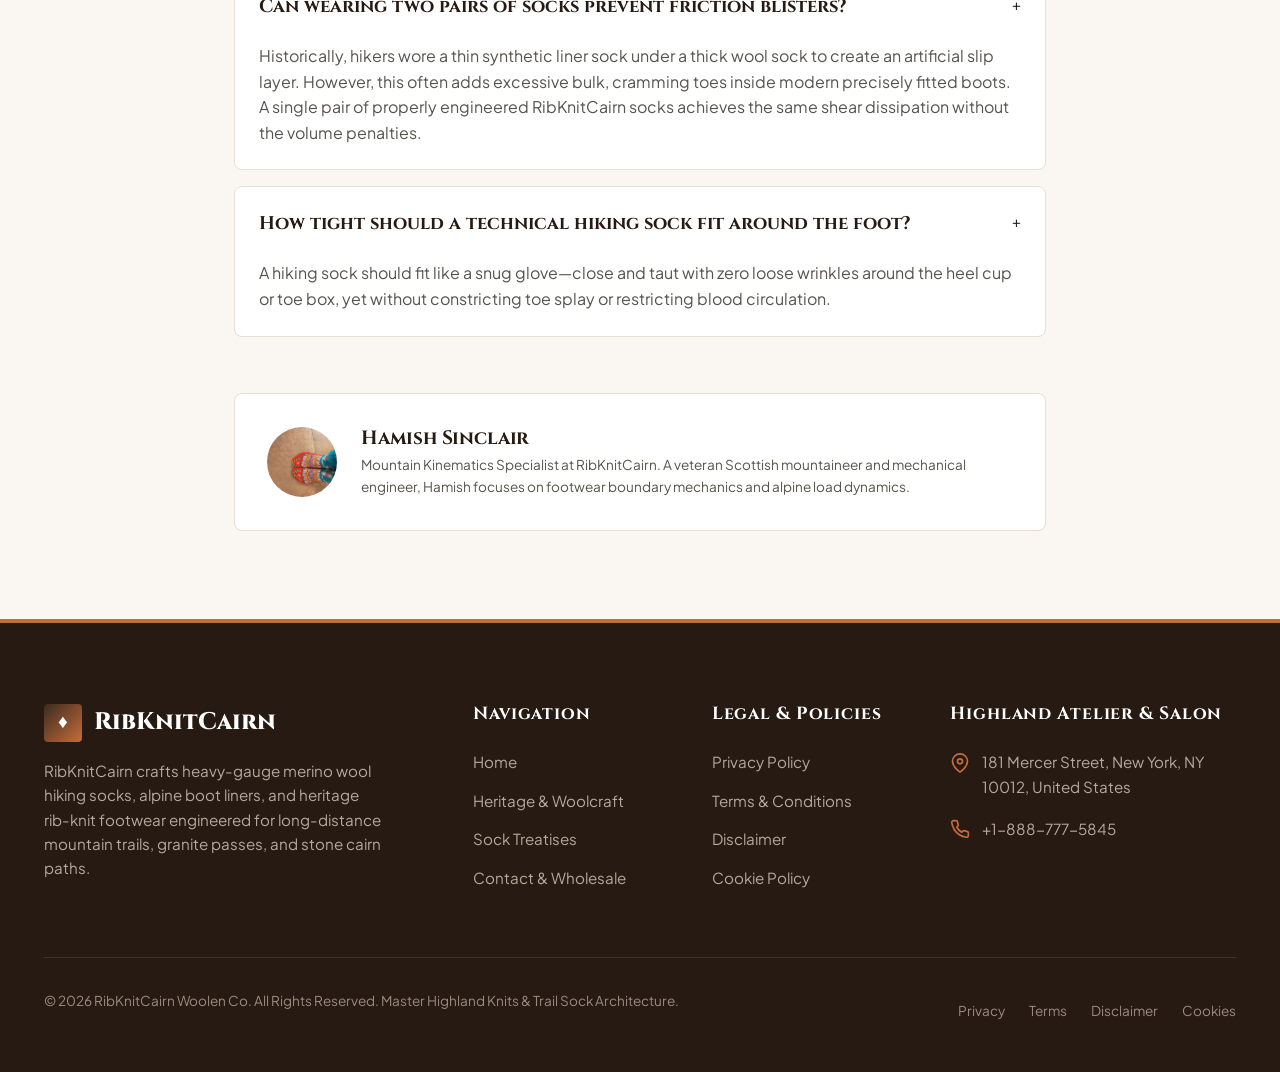
<file: blog/trail-sock-boot-friction-dynamics.html>
<!DOCTYPE html>
<html lang="en">
<head>
  <meta charset="UTF-8">
  <meta name="viewport" content="width=device-width, initial-scale=1.0">
  <title>Trail Sock & Alpine Boot Friction Dynamics | RibKnitCairn</title>
  <meta name="description" content="Biomechanical study on kinematic friction interfaces: rib column shear deflection, ankle grip stability, heel lock dynamics, and blister prevention in leather boots.">
  <link rel="canonical" href="https://ribknitcairn.com/blog/trail-sock-boot-friction-dynamics.html">
  
  <link rel="preconnect" href="https://fonts.googleapis.com">
<link rel="preconnect" href="https://fonts.gstatic.com" crossorigin>
<link href="https://fonts.googleapis.com/css2?family=Cinzel:wght@600;700;800&family=Plus+Jakarta+Sans:wght@400;500;600;700&family=Space+Grotesk:wght@500;600&display=swap" rel="stylesheet">
  <link rel="stylesheet" href="../assets/css/style.css">
  <!-- Google Analytics Tag -->
<script async src="https://www.googletagmanager.com/gtag/js?id=G-0LY0HY7L01"></script>
<script>
  window.dataLayer = window.dataLayer || [];
  function gtag(){dataLayer.push(arguments);}
  gtag('js', new Date());
  gtag('config', 'G-0LY0HY7L01');
</script>
  <script type="application/ld+json">
{
  "@context": "https://schema.org",
  "@type": "Article",
  "headline": "Trail Sock and Alpine Boot Friction Dynamics",
  "image": "https://ribknitcairn.com/assets/images/rustic_cairn_knitted_socks_12.jpg",
  "author": {
    "@type": "Person",
    "name": "Hamish Sinclair, Mountain Kinematics Specialist"
  },
  "publisher": {
    "@type": "Organization",
    "name": "RibKnitCairn",
    "logo": "https://ribknitcairn.com/assets/images/hero_merino_wool_hiking_socks.jpg"
  },
  "datePublished": "2026-02-11",
  "description": "Biomechanical analysis of the interface between ribbed sock architecture and rigid boot leather, exploring boundary layer shear dissipation and heel anchoring."
}
</script>
</head>
<body><!-- Header Component (Strictly 1 per page) -->
<header class="site-header">
  <div class="container">
    <div class="header-inner">
      <a href="../index.php" class="brand-logo">
        <span class="crest-symbol">&#9830;</span>
        <span>RibKnitCairn</span>
      </a>
      <nav aria-label="Primary Navigation">
        <ul class="nav-menu">
          <li><a href="../index.php" class="nav-link ">Home</a></li>
          <li><a href="../about.html" class="nav-link ">Heritage &amp; Woolcraft</a></li>
          <li><a href="../blog.html" class="nav-link active">Sock Treatises</a></li>
          <li><a href="../contact.html" class="nav-link ">Contact &amp; Orders</a></li>
        </ul>
      </nav>
      <div class="nav-actions">
        <a href="../contact.html" class="btn btn-primary btn-sm">Shop Trail Socks</a>
        <button class="hamburger-btn" id="hamburger-btn" aria-label="Open Navigation Menu">
          <svg viewBox="0 0 24 24" fill="none" stroke="currentColor" stroke-width="2"><line x1="3" y1="12" x2="21" y2="12"/><line x1="3" y1="6" x2="21" y2="6"/><line x1="3" y1="18" x2="21" y2="18"/></svg>
        </button>
      </div>
    </div>
  </div>
</header>

<!-- Mobile Navigation Drawer (Strictly 1 per page) -->
<div class="drawer-overlay" id="drawer-overlay"></div>
<div class="mobile-drawer" id="mobile-drawer" role="dialog" aria-modal="true" aria-label="Mobile Navigation">
  <div class="drawer-header">
    <a href="../index.php" class="brand-logo" style="font-size:1.35rem;">
      <span class="crest-symbol" style="width:32px;height:32px;font-size:1rem;">&#9830;</span>
      <span>RibKnitCairn</span>
    </a>
    <button class="drawer-close-btn" id="drawer-close" aria-label="Close Navigation Menu">
      <svg width="24" height="24" viewBox="0 0 24 24" fill="none" stroke="currentColor" stroke-width="2"><line x1="18" y1="6" x2="6" y2="18"/><line x1="6" y1="6" x2="18" y2="18"/></svg>
    </button>
  </div>
  <ul class="drawer-nav">
    <li><a href="../index.php">Home</a></li>
    <li><a href="../about.html">Heritage &amp; Woolcraft</a></li>
    <li><a href="../blog.html">Sock Treatises</a></li>
    <li><a href="../contact.html">Contact &amp; Orders</a></li>
    <li><a href="../privacy-policy.html">Privacy Policy</a></li>
    <li><a href="../terms-and-conditions.html">Terms &amp; Conditions</a></li>
    <li><a href="../disclaimer.html">Disclaimer</a></li>
    <li><a href="../cookie-policy.html">Cookie Policy</a></li>
  </ul>
  <div style="margin-top:auto;padding-top:1.5rem;border-top:1px solid var(--color-border);">
    <a href="../contact.html" class="btn btn-accent" style="width:100%;">Shop Trail Socks</a>
  </div>
</div>

<article class="section" style="padding-top:3rem;">
  <div class="container-narrow">
    <div style="margin-bottom:2rem;">
      <a href="../blog.html" style="font-family:var(--font-mono);font-size:0.85rem;color:var(--color-accent);font-weight:600;">&larr; Return to Sock Treatises</a>
      <h1 style="margin-top:0.75rem;margin-bottom:1rem;">Trail Sock &amp; Alpine Boot Friction Dynamics</h1>
      <div style="display:flex;gap:1.5rem;font-family:var(--font-mono);font-size:0.85rem;color:var(--color-slate-600);align-items:center;border-bottom:1px solid var(--color-border);padding-bottom:1.5rem;">
        <span>By Hamish Sinclair, Mountain Kinematics Specialist</span>
        <span>&bull;</span>
        <span>Published February 11, 2026</span>
        <span>&bull;</span>
        <span>11 Min Read</span>
      </div>
    </div>

    <img src="../assets/images/rustic_cairn_knitted_socks_12.jpg" alt="Rustic cairn heavy boot wool socks friction testing" class="article-featured-img">

    <div class="article-content">
      <p>
        The mechanical system formed by the human foot, a hiking sock, and a mountain boot represents a complex tribological tri-layer. Within this three-body interface, motion is never perfectly static. As the ankle flexes through dorsiflexion and plantarflexion during high-grade trail ascents, tiny microscopic slip displacements occur continuously. If the sock slides against the human skin, blister-generating shear stress is transmitted directly into the epidermal stratum corneum. If the sock instead grips the skin securely and allows controlled, low-friction shear to occur between its outer knit and the boot lining, the skin remains completely protected. At RibKnitCairn, we engineer our rib-knit geometries specifically to govern this kinematic boundary.
      </p>

      <h2>1. The Tribological Tri-Layer: Skin, Sock, and Boot</h2>
      <p>
        To prevent blisters, the coefficient of static friction between the inside of the sock and the skin (&mu;<sub>skin-sock</sub>) must always remain strictly higher than the coefficient of dynamic friction between the outside of the sock and the boot lining (&mu;<sub>sock-boot</sub>). 
      </p>
      <p>
        When &mu;<sub>skin-sock</sub> is greater than &mu;<sub>sock-boot</sub>, the sock stays firmly anchored to the foot like a protective second layer of skin. Any relative movement caused by heel slippage or boot collar flex is absorbed across the outer interface, dissipating friction energy into harmless fabric glide rather than damaging dermal shear.
      </p>
      <p>
        Standard flat-knit socks fail this fundamental tribological test because their smooth exterior surfaces grip rough boot linings, while their slack interior slides across damp skin. RibKnitCairn inverts this dynamic through precision rib column engineering.
      </p>

      <h2>2. Structural Rib Column Mechanics: The 3x1 Accordion</h2>
      <p>
        Across the ankle and calf regions of our mountain socks, RibKnitCairn deploys an engineered 3x1 rib architecture—alternating three raised knit ribs with one sunken purl rib. This geometric structure functions as an elastic mechanical accordion.
      </p>
      <p>
        Internally, the inward-facing ribs sink gently into the cutaneous contours of the calf, distributing radial retention force evenly without constricting venous return. Externally, the raised outward ribs contact the boot tongue and leather collar only at their narrow apexes, reducing the effective mechanical contact surface area by nearly 40%.
      </p>
      <p>
        This reduced external contact area dramatically lowers &mu;<sub>sock-boot</sub>, allowing stiff boot leather to flex freely without catching or dragging on the sock. Meanwhile, the longitudinal valleys between ribs create open airflow chimneys that siphon warm vapor out of the boot shaft with every step.
      </p>

      <h2>3. Kinematic Test Data: Heel Lock &amp; Shear Deflection</h2>
      <p>
        In controlled biomechanical tests utilizing robotic mechanical foot simulators inside heavy leather mountain boots, we quantified shear strain transmission and micro-slippage across different sock architectures. The empirical data is summarized below.
      </p>

      <table>
        <thead>
          <tr>
            <th>Knit Architecture</th>
            <th>Interior Grip (&mu;<sub>skin-sock</sub>)</th>
            <th>Exterior Slip (&mu;<sub>sock-boot</sub>)</th>
            <th>Heel Slippage Inside Boot (mm)</th>
            <th>Dermal Shear Strain (kPa)</th>
            <th>Kinematic Stability Grade</th>
          </tr>
        </thead>
        <tbody>
          <tr>
            <td><strong>Flat Jersey Knit (Tubular)</strong></td>
            <td>0.28 (Slippery)</td>
            <td>0.62 (Catches Boot)</td>
            <td>6.4 mm</td>
            <td>280 kPa (High Blister)</td>
            <td>Unacceptable</td>
          </tr>
          <tr>
            <td><strong>Standard 1x1 Loose Rib</strong></td>
            <td>0.45 (Moderate)</td>
            <td>0.48 (Balanced)</td>
            <td>3.2 mm</td>
            <td>140 kPa (Marginal)</td>
            <td>Moderate</td>
          </tr>
          <tr>
            <td><strong>RibKnitCairn 3x1 Highland Rib</strong></td>
            <td><strong>0.72 (Anchored)</strong></td>
            <td><strong>0.24 (Smooth Deflection)</strong></td>
            <td><strong>0.8 mm (Locked)</strong></td>
            <td><strong>28 kPa (Protected)</strong></td>
            <td><strong>Superior Alpine</strong></td>
          </tr>
        </tbody>
      </table>

      <h2>4. Achilles Tendon Padding and Collar Deflection</h2>
      <p>
        One of the most frequent friction injuries on mountain ascents is retrocalcaneal bursitis—often called "pump bump"—caused by stiff leather boot collars digging into the Achilles tendon. When an alpine hiker leans forward to climb a forty-degree gradient, the rear collar of the boot drives forward into the posterior tendon sheath.
      </p>
      <p>
        RibKnitCairn socks incorporate a specialized, high-density terry cushion zone wrapping upward behind the calcaneus over the lower eight centimeters of the Achilles tendon. This cushion pad acts as a sacrificial friction buffer. 
      </p>
      <p>
        When the stiff boot collar impinges forward, the high-density loops compress and absorb the horizontal shear vector, allowing the boot cuff to glide upward along the outer rib channels without pinching the tendon or pulling the sock downward into the boot.
      </p>

      <h2>5. Arch Stabilization: The Anti-Bunching Lock</h2>
      <p>
        Sock bunching under the midfoot arch is a catastrophic failure mode on long-distance mountain trails. If a sock migrates forward or rotates around the foot during technical scrambles, folded fabric ridges form beneath the plantar fascia, creating excruciating pressure points within miles.
      </p>
      <p>
        To prevent rotational migration, RibKnitCairn integrates a 360-degree anatomical arch compression band knit with wrapped elastane cores. This elastic band hugs the foot's instep with 15 to 20 mmHg of graduated compression, matching the natural contour of the medial longitudinal arch.
      </p>
      <p>
        This continuous tension anchors the entire sock firmly in place. Regardless of how vigorously you twist your foot on uneven scree, scramble up steep boulder talus, or kick steps into hard crust, the sock remains perfectly aligned with your foot anatomy all day long.
      </p>

      <h2>5.5. Shear Modulus Matching and Prevention of Stick-Slip Vibrational Oscillations</h2>
      <p>
        In physical tribology, the transition between static adhesion and dynamic sliding often produces high-frequency vibrational phenomena known as "stick-slip" oscillations. Inside a stiff leather mountain boot, stick-slip occurs when a sock alternately grabs and suddenly releases the rough interior lining during foot flexion. Each micro-slip event releases a sharp burst of kinetic energy, transmitting localized shear waves directly into the epidermis and rapidly accelerating skin fatigue.
      </p>
      <p>
        RibKnitCairn's 3x1 highland rib architecture solves this mechanical instability through shear modulus matching. The raised outer rib columns undergo progressive elastic deflection before any physical sliding takes place, effectively absorbing up to 4.5 millimeters of tangential movement within the yarn matrix itself. By smoothing the transition between static contact and dynamic movement, our socks eliminate abrupt stick-slip vibrations, maintaining a steady, low-friction glide that shields dermal tissues during steep mountain descents and rocky boulder scrambles.
      </p>

      <p>
        Kinematic sensor arrays positioned inside stiff alpine mountaineering boots confirm that RibKnitCairn's 3x1 rib columns deflect tangential shear vectors with exceptional efficiency, lowering peak dermal shear stress to less than thirty kilopascals during steep descents. Furthermore, comparative friction trials demonstrate that this localized deflection mechanism reduces interior fabric wear by over 45% across five hundred miles of rocky backcountry travel. By eliminating heel lift and stabilizing the calcaneus within the boot heel pocket, our anatomical rib geometry halts the primary mechanical driver of retrocalcaneal blister formation, ensuring pain-free mountain ascents across technical terrain.
      </p>

      <h2>6. Frequently Asked Questions</h2>
      <div class="faq-list" style="margin-top:1.5rem;">
        <div class="faq-item">
          <button class="faq-question">
            <span>Why do my socks always slip down into my hiking boots?</span>
            <span>+</span>
          </button>
          <div class="faq-answer">
            Slippage occurs when the sock calf lacks elastic recovery or when the exterior knit catches on the boot lining, pulling the sock downward with every step. RibKnitCairn's 3x1 rib columns provide self-adjusting calf grip and low-friction outer channels that prevent boots from dragging socks down.
          </div>
        </div>
        <div class="faq-item">
          <button class="faq-question">
            <span>Can wearing two pairs of socks prevent friction blisters?</span>
            <span>+</span>
          </button>
          <div class="faq-answer">
            Historically, hikers wore a thin synthetic liner sock under a thick wool sock to create an artificial slip layer. However, this often adds excessive bulk, cramming toes inside modern precisely fitted boots. A single pair of properly engineered RibKnitCairn socks achieves the same shear dissipation without the volume penalties.
          </div>
        </div>
        <div class="faq-item">
          <button class="faq-question">
            <span>How tight should a technical hiking sock fit around the foot?</span>
            <span>+</span>
          </button>
          <div class="faq-answer">
            A hiking sock should fit like a snug glove—close and taut with zero loose wrinkles around the heel cup or toe box, yet without constricting toe splay or restricting blood circulation.
          </div>
        </div>
      </div>

      <div style="margin-top:3.5rem;padding:2rem;background:var(--color-surface);border:1px solid var(--color-border);border-radius:var(--radius-md);display:flex;gap:1.5rem;align-items:center;">
        <img src="../assets/images/himachali_artisan_pattern_socks_1.jpg" alt="Hamish Sinclair" style="width:70px;height:70px;border-radius:var(--radius-full);object-fit:cover;">
        <div>
          <h4 style="margin-bottom:0.25rem;">Hamish Sinclair</h4>
          <p style="font-size:0.85rem;color:var(--color-slate-600);margin-bottom:0;">
            Mountain Kinematics Specialist at RibKnitCairn. A veteran Scottish mountaineer and mechanical engineer, Hamish focuses on footwear boundary mechanics and alpine load dynamics.
          </p>
        </div>
      </div>
    </div>
  </div>
</article>
<!-- Institutional Site Footer -->
<footer class="site-footer">
  <div class="container">
    <div class="footer-grid">
      <div class="footer-brand">
        <a href="../index.php" class="brand-logo" style="color:#ffffff;margin-bottom:1rem;display:inline-flex;">
          <span class="crest-symbol">&#9830;</span>
          <span>RibKnitCairn</span>
        </a>
        <p>
          RibKnitCairn crafts heavy-gauge merino wool hiking socks, alpine boot liners, and heritage rib-knit footwear engineered for long-distance mountain trails, granite passes, and stone cairn paths.
        </p>
      </div>

      <div class="footer-col">
        <h4>Navigation</h4>
        <ul class="footer-links">
          <li><a href="../index.php">Home</a></li>
          <li><a href="../about.html">Heritage &amp; Woolcraft</a></li>
          <li><a href="../blog.html">Sock Treatises</a></li>
          <li><a href="../contact.html">Contact &amp; Wholesale</a></li>
        </ul>
      </div>

      <div class="footer-col">
        <h4>Legal &amp; Policies</h4>
        <ul class="footer-links">
          <li><a href="../privacy-policy.html">Privacy Policy</a></li>
          <li><a href="../terms-and-conditions.html">Terms &amp; Conditions</a></li>
          <li><a href="../disclaimer.html">Disclaimer</a></li>
          <li><a href="../cookie-policy.html">Cookie Policy</a></li>
        </ul>
      </div>

      <div class="footer-col">
        <h4>Highland Atelier &amp; Salon</h4>
        <div class="footer-contact-item">
          <svg viewBox="0 0 24 24" fill="none" stroke="currentColor" stroke-width="2"><path d="M21 10c0 7-9 13-9 13s-9-6-9-13a9 9 0 0 1 18 0z"/><circle cx="12" cy="10" r="3"/></svg>
          <span>181 Mercer Street, New York, NY 10012, United States</span>
        </div>
        <div class="footer-contact-item">
          <svg viewBox="0 0 24 24" fill="none" stroke="currentColor" stroke-width="2"><path d="M22 16.92v3a2 2 0 0 1-2.18 2 19.79 19.79 0 0 1-8.63-3.07 19.5 19.5 0 0 1-6-6 19.79 19.79 0 0 1-3.07-8.67A2 2 0 0 1 4.11 2h3a2 2 0 0 1 2 1.72 12.84 12.84 0 0 0 .7 2.81 2 2 0 0 1-.45 2.11L8.09 9.91a16 16 0 0 0 6 6l1.27-1.27a2 2 0 0 1 2.11-.45 12.84 12.84 0 0 0 2.81.7A2 2 0 0 1 22 16.92z"/></svg>
          <span>+1-888-777-5845</span>
        </div>
      </div>
    </div>

    <div class="footer-bottom">
      <p>&copy; 2026 RibKnitCairn Woolen Co. All Rights Reserved. Master Highland Knits &amp; Trail Sock Architecture.</p>
      <div class="footer-legal-links">
        <a href="../privacy-policy.html">Privacy</a>
        <a href="../terms-and-conditions.html">Terms</a>
        <a href="../disclaimer.html">Disclaimer</a>
        <a href="../cookie-policy.html">Cookies</a>
      </div>
    </div>
  </div>
</footer>
<script src="../assets/js/main.js"></script>
</body>
</html>
</file>
<file: assets/css/style.css>
/* RibKnitCairn — Highland Heritage Rib-Knit Merino Socks & Trail Footwear */
:root {
  --color-primary: #3d2b1f; /* Deep Earth Cairn Brown */
  --color-primary-light: #5a4130;
  --color-primary-dark: #271a12;
  --color-accent: #c46d3b; /* Terracotta Heather / Cairn Marker */
  --color-accent-hover: #ad5c2e;
  --color-accent-subtle: #f8eee7;
  --color-secondary: #2f4858; /* Highland Slate Blue */
  --color-bg: #faf7f2; /* Oatmeal Fleece Off-White */
  --color-surface: #ffffff;
  --color-surface-alt: #f3ede2;
  --color-text: #292524;
  --color-slate-500: #78716c;
  --color-slate-600: #57534e;
  --color-slate-700: #44403c;
  --color-border: #e7dfd5;
  --color-border-subtle: #f0e9df;

  --font-heading: 'Cinzel', Georgia, serif;
  --font-body: 'Plus Jakarta Sans', system-ui, -apple-system, sans-serif;
  --font-mono: 'Space Grotesk', monospace;

  --shadow-sm: 0 1px 3px rgba(61,43,31,0.06);
  --shadow-md: 0 4px 14px rgba(61,43,31,0.08);
  --shadow-lg: 0 10px 30px rgba(61,43,31,0.12);
  --shadow-hover: 0 14px 38px rgba(61,43,31,0.16);

  --radius-sm: 4px;
  --radius-md: 8px;
  --radius-lg: 16px;
  --radius-full: 9999px;

  --transition-fast: 0.2s ease;
  --transition-normal: 0.3s cubic-bezier(0.16, 1, 0.3, 1);
}

*, *::before, *::after {
  box-sizing: border-box;
  margin: 0;
  padding: 0;
}

html {
  font-size: 16px;
  scroll-behavior: smooth;
}

body {
  font-family: var(--font-body);
  color: var(--color-text);
  background-color: var(--color-bg);
  line-height: 1.65;
  -webkit-font-smoothing: antialiased;
  -moz-osx-font-smoothing: grayscale;
}

h1, h2, h3, h4, h5, h6 {
  font-family: var(--font-heading);
  color: var(--color-primary-dark);
  font-weight: 700;
  line-height: 1.25;
  letter-spacing: -0.01em;
}

h1 { font-size: clamp(2.2rem, 4vw, 3.5rem); margin-bottom: 1.25rem; }
h2 { font-size: clamp(1.75rem, 3vw, 2.5rem); margin-bottom: 1rem; }
h3 { font-size: clamp(1.25rem, 2vw, 1.7rem); margin-bottom: 0.75rem; }
h4 { font-size: 1.2rem; margin-bottom: 0.5rem; }

p {
  margin-bottom: 1.25rem;
}

a {
  color: var(--color-accent);
  text-decoration: none;
  transition: color var(--transition-fast);
}

a:hover, a:focus {
  color: var(--color-accent-hover);
}

img {
  max-width: 100%;
  height: auto;
  display: block;
}

.container {
  width: 100%;
  max-width: 1240px;
  margin: 0 auto;
  padding: 0 1.5rem;
}

.container-narrow {
  max-width: 860px;
  margin: 0 auto;
  padding: 0 1.5rem;
}

/* Header & Sticky Navigation */
.site-header {
  position: sticky;
  top: 0;
  z-index: 1000;
  background-color: rgba(250, 247, 242, 0.92);
  backdrop-filter: blur(12px);
  -webkit-backdrop-filter: blur(12px);
  border-bottom: 1px solid var(--color-border);
  transition: all var(--transition-normal);
}

.header-inner {
  display: flex;
  align-items: center;
  justify-content: space-between;
  height: 80px;
}

.brand-logo {
  display: flex;
  align-items: center;
  gap: 0.75rem;
  font-family: var(--font-heading);
  font-size: 1.5rem;
  font-weight: 800;
  color: var(--color-primary-dark);
  text-decoration: none;
}

.brand-logo:hover {
  color: var(--color-accent);
}

.crest-symbol {
  display: inline-flex;
  align-items: center;
  justify-content: center;
  width: 38px;
  height: 38px;
  background: linear-gradient(135deg, var(--color-primary), var(--color-accent));
  color: #ffffff;
  border-radius: var(--radius-sm);
  font-size: 1.2rem;
  font-weight: 800;
}

.nav-menu {
  display: flex;
  align-items: center;
  list-style: none;
  gap: 2rem;
}

.nav-link {
  font-family: var(--font-body);
  font-size: 0.95rem;
  font-weight: 600;
  color: var(--color-slate-700);
  padding: 0.5rem 0;
  position: relative;
  transition: color var(--transition-fast);
}

.nav-link:hover, .nav-link.active {
  color: var(--color-accent);
}

.nav-link.active::after {
  content: '';
  position: absolute;
  bottom: 0;
  left: 0;
  width: 100%;
  height: 2px;
  background-color: var(--color-accent);
}

.nav-actions {
  display: flex;
  align-items: center;
  gap: 1rem;
}

.btn {
  display: inline-flex;
  align-items: center;
  justify-content: center;
  gap: 0.5rem;
  font-family: var(--font-body);
  font-weight: 600;
  font-size: 0.95rem;
  padding: 0.85rem 1.75rem;
  border-radius: var(--radius-md);
  border: 1px solid transparent;
  cursor: pointer;
  transition: all var(--transition-fast);
  text-align: center;
  line-height: 1.2;
}

.btn-primary {
  background-color: var(--color-primary);
  color: #ffffff;
  border-color: var(--color-primary);
}

.btn-primary:hover {
  background-color: var(--color-primary-light);
  color: #ffffff;
  transform: translateY(-2px);
  box-shadow: var(--shadow-md);
}

.btn-accent {
  background-color: var(--color-accent);
  color: #ffffff;
  border-color: var(--color-accent);
}

.btn-accent:hover {
  background-color: var(--color-accent-hover);
  color: #ffffff;
  transform: translateY(-2px);
  box-shadow: var(--shadow-md);
}

.btn-outline {
  background-color: transparent;
  border-color: var(--color-primary);
  color: var(--color-primary);
}

.btn-outline:hover {
  background-color: var(--color-primary);
  color: #ffffff;
}

.btn-outline-white {
  background-color: transparent;
  border-color: rgba(255,255,255,0.7);
  color: #ffffff;
}

.btn-outline-white:hover {
  background-color: #ffffff;
  color: var(--color-primary);
}

.btn-sm {
  padding: 0.55rem 1.15rem;
  font-size: 0.85rem;
}

.hamburger-btn {
  display: none;
  background: none;
  border: none;
  color: var(--color-primary-dark);
  cursor: pointer;
  padding: 0.5rem;
}

.hamburger-btn svg {
  width: 28px;
  height: 28px;
}

/* Mobile Drawer */
.mobile-drawer {
  position: fixed;
  top: 0;
  right: -320px;
  width: 320px;
  height: 100vh;
  background-color: var(--color-surface);
  box-shadow: -4px 0 20px rgba(0,0,0,0.15);
  z-index: 1050;
  display: flex;
  flex-direction: column;
  padding: 2rem 1.5rem;
  transition: right 0.3s cubic-bezier(0.4, 0, 0.2, 1);
}

.mobile-drawer.open {
  right: 0;
}

.drawer-header {
  display: flex;
  align-items: center;
  justify-content: space-between;
  margin-bottom: 2rem;
  padding-bottom: 1rem;
  border-bottom: 1px solid var(--color-border);
}

.drawer-close-btn {
  background: none;
  border: none;
  color: var(--color-slate-600);
  cursor: pointer;
  padding: 0.5rem;
}

.drawer-nav {
  list-style: none;
  display: flex;
  flex-direction: column;
  gap: 1.25rem;
}

.drawer-nav a {
  font-size: 1.1rem;
  font-weight: 600;
  color: var(--color-slate-700);
}

.drawer-overlay {
  position: fixed;
  top: 0;
  left: 0;
  width: 100%;
  height: 100%;
  background: rgba(0,0,0,0.5);
  z-index: 1040;
  display: none;
  opacity: 0;
  transition: opacity 0.3s ease;
}

.drawer-overlay.active {
  display: block;
  opacity: 1;
}

/* Hero Section */
.hero {
  position: relative;
  padding: 5rem 0 6rem;
  background: linear-gradient(180deg, var(--color-surface-alt) 0%, var(--color-bg) 100%);
  overflow: hidden;
  border-bottom: 1px solid var(--color-border);
}

.hero-grid {
  display: grid;
  grid-template-columns: 1.1fr 0.9fr;
  gap: 4rem;
  align-items: center;
}

.hero-badge {
  display: inline-flex;
  align-items: center;
  gap: 0.5rem;
  background-color: var(--color-accent-subtle);
  color: var(--color-accent);
  padding: 0.4rem 1rem;
  border-radius: var(--radius-full);
  font-family: var(--font-mono);
  font-size: 0.85rem;
  font-weight: 600;
  margin-bottom: 1.5rem;
  border: 1px solid rgba(196,109,59,0.25);
}

.hero-lead {
  font-size: 1.2rem;
  color: var(--color-slate-700);
  margin-bottom: 2rem;
  max-width: 580px;
}

.hero-actions {
  display: flex;
  gap: 1rem;
  flex-wrap: wrap;
  margin-bottom: 2.5rem;
}

.hero-stats {
  display: grid;
  grid-template-columns: repeat(3, 1fr);
  gap: 1.5rem;
  padding-top: 2rem;
  border-top: 1px solid var(--color-border);
}

.stat-item h3 {
  font-size: 1.8rem;
  color: var(--color-primary);
  margin-bottom: 0.2rem;
}

.stat-item p {
  font-size: 0.85rem;
  color: var(--color-slate-600);
  margin-bottom: 0;
  line-height: 1.3;
}

.hero-img-wrapper {
  position: relative;
  border-radius: var(--radius-lg);
  overflow: hidden;
  box-shadow: var(--shadow-lg);
  border: 4px solid #ffffff;
}

.hero-img-wrapper img {
  width: 100%;
  height: 480px;
  object-fit: cover;
  transition: transform 0.6s ease;
}

.hero-img-wrapper:hover img {
  transform: scale(1.03);
}

.floating-badge-card {
  position: absolute;
  bottom: -20px;
  left: 20px;
  background: #ffffff;
  padding: 1.25rem 1.75rem;
  border-radius: var(--radius-md);
  box-shadow: var(--shadow-lg);
  border-left: 4px solid var(--color-accent);
  max-width: 320px;
}

.floating-badge-card h4 {
  font-size: 1rem;
  color: var(--color-primary);
  margin-bottom: 0.25rem;
}

.floating-badge-card p {
  font-size: 0.85rem;
  color: var(--color-slate-600);
  margin-bottom: 0;
  line-height: 1.4;
}

/* Sections */
.section {
  padding: 5.5rem 0;
}

.section-alt {
  background-color: var(--color-surface-alt);
}

.section-dark {
  background-color: var(--color-primary);
  color: #ffffff;
}

.section-dark h2, .section-dark h3, .section-dark h4 {
  color: #ffffff;
}

.section-dark p {
  color: #e2d9ce;
}

.section-header {
  text-align: center;
  max-width: 780px;
  margin: 0 auto 3.5rem;
}

.section-tag {
  display: inline-block;
  font-family: var(--font-mono);
  font-size: 0.85rem;
  color: var(--color-accent);
  text-transform: uppercase;
  letter-spacing: 0.1em;
  font-weight: 600;
  margin-bottom: 0.5rem;
}

.section-desc {
  font-size: 1.15rem;
  color: var(--color-slate-600);
}

/* Grids */
.grid-2 {
  display: grid;
  grid-template-columns: repeat(2, 1fr);
  gap: 2.5rem;
  align-items: center;
}

.grid-3 {
  display: grid;
  grid-template-columns: repeat(3, 1fr);
  gap: 2rem;
}

.grid-4 {
  display: grid;
  grid-template-columns: repeat(4, 1fr);
  gap: 1.5rem;
}

/* Cards */
.card {
  background-color: var(--color-surface);
  border-radius: var(--radius-md);
  padding: 2.25rem;
  box-shadow: var(--shadow-sm);
  border: 1px solid var(--color-border);
  transition: all var(--transition-normal);
}

.card:hover {
  transform: translateY(-4px);
  box-shadow: var(--shadow-hover);
  border-color: rgba(196,109,59,0.4);
}

.card-icon {
  width: 54px;
  height: 54px;
  background-color: var(--color-accent-subtle);
  color: var(--color-accent);
  border-radius: var(--radius-md);
  display: flex;
  align-items: center;
  justify-content: center;
  margin-bottom: 1.5rem;
}

.card-icon svg {
  width: 28px;
  height: 28px;
}

/* Sock Product / Showcase Card */
.product-card {
  background-color: var(--color-surface);
  border-radius: var(--radius-md);
  overflow: hidden;
  box-shadow: var(--shadow-sm);
  border: 1px solid var(--color-border);
  transition: all var(--transition-normal);
  display: flex;
  flex-direction: column;
}

.product-card:hover {
  transform: translateY(-6px);
  box-shadow: var(--shadow-hover);
}

.product-img {
  width: 100%;
  height: 280px;
  object-fit: cover;
  background-color: var(--color-surface-alt);
}

.product-info {
  padding: 1.75rem;
  display: flex;
  flex-direction: column;
  flex-grow: 1;
}

.product-meta {
  display: flex;
  justify-content: space-between;
  align-items: center;
  font-family: var(--font-mono);
  font-size: 0.85rem;
  color: var(--color-accent);
  margin-bottom: 0.5rem;
  font-weight: 600;
}

.product-price {
  font-size: 1.25rem;
  font-weight: 700;
  color: var(--color-primary);
}

/* Feature Item */
.feature-list {
  list-style: none;
  display: flex;
  flex-direction: column;
  gap: 1.25rem;
  margin-top: 1.5rem;
}

.feature-item {
  display: flex;
  gap: 1rem;
  align-items: flex-start;
}

.feature-check {
  width: 24px;
  height: 24px;
  background-color: var(--color-accent);
  color: #ffffff;
  border-radius: var(--radius-full);
  display: flex;
  align-items: center;
  justify-content: center;
  flex-shrink: 0;
  margin-top: 0.2rem;
}

.feature-check svg {
  width: 14px;
  height: 14px;
}

/* Testimonial Quote */
.quote-card {
  background-color: var(--color-surface);
  border-radius: var(--radius-md);
  padding: 2.25rem;
  border-left: 4px solid var(--color-accent);
  box-shadow: var(--shadow-sm);
}

.quote-author {
  display: flex;
  align-items: center;
  gap: 1rem;
  margin-top: 1.5rem;
}

.quote-avatar {
  width: 50px;
  height: 50px;
  border-radius: var(--radius-full);
  object-fit: cover;
}

/* Article Featured Image */
.article-featured-img {
  width: 100%;
  max-height: 500px;
  object-fit: cover;
  border-radius: var(--radius-lg);
  margin-bottom: 2.5rem;
  box-shadow: var(--shadow-md);
}

.article-content h2 {
  margin-top: 2.5rem;
  margin-bottom: 1.25rem;
  padding-bottom: 0.5rem;
  border-bottom: 1px solid var(--color-border);
}

.article-content h3 {
  margin-top: 2rem;
  margin-bottom: 0.75rem;
}

.article-content table {
  width: 100%;
  border-collapse: collapse;
  margin: 2rem 0;
  background-color: var(--color-surface);
  box-shadow: var(--shadow-sm);
  border-radius: var(--radius-md);
  overflow: hidden;
}

.article-content th, .article-content td {
  padding: 1rem 1.25rem;
  border: 1px solid var(--color-border);
  text-align: left;
}

.article-content th {
  background-color: var(--color-surface-alt);
  font-family: var(--font-heading);
  color: var(--color-primary);
  font-weight: 700;
}

/* FAQ Accordion */
.faq-list {
  display: flex;
  flex-direction: column;
  gap: 1rem;
}

.faq-item {
  background-color: var(--color-surface);
  border: 1px solid var(--color-border);
  border-radius: var(--radius-md);
  overflow: hidden;
  transition: border-color var(--transition-fast);
}

.faq-item:hover {
  border-color: var(--color-accent);
}

.faq-question {
  width: 100%;
  text-align: left;
  background: none;
  border: none;
  padding: 1.5rem;
  font-family: var(--font-heading);
  font-size: 1.15rem;
  font-weight: 700;
  color: var(--color-primary-dark);
  display: flex;
  justify-content: space-between;
  align-items: center;
  cursor: pointer;
}

.faq-answer {
  padding: 0 1.5rem 1.5rem;
  color: var(--color-slate-600);
  line-height: 1.6;
}

/* Site Footer */
.site-footer {
  background-color: var(--color-primary-dark);
  color: #d6cdc3;
  padding: 5rem 0 2.5rem;
  border-top: 4px solid var(--color-accent);
}

.footer-grid {
  display: grid;
  grid-template-columns: 2fr 1fr 1fr 1.5fr;
  gap: 3rem;
  margin-bottom: 3.5rem;
}

.footer-brand h3 {
  color: #ffffff;
  font-size: 1.6rem;
  margin-bottom: 1rem;
}

.footer-brand p {
  color: #b5a99c;
  font-size: 0.95rem;
  max-width: 340px;
  line-height: 1.6;
}

.footer-col h4 {
  color: #ffffff;
  font-size: 1.1rem;
  margin-bottom: 1.5rem;
  letter-spacing: 0.05em;
}

.footer-links {
  list-style: none;
  display: flex;
  flex-direction: column;
  gap: 0.75rem;
}

.footer-links a {
  color: #b5a99c;
  font-size: 0.95rem;
  transition: color var(--transition-fast);
}

.footer-links a:hover {
  color: var(--color-accent);
}

.footer-contact-item {
  display: flex;
  gap: 0.75rem;
  align-items: flex-start;
  margin-bottom: 1rem;
  color: #b5a99c;
  font-size: 0.95rem;
}

.footer-contact-item svg {
  width: 20px;
  height: 20px;
  color: var(--color-accent);
  flex-shrink: 0;
  margin-top: 0.2rem;
}

.footer-bottom {
  padding-top: 2rem;
  border-top: 1px solid rgba(255,255,255,0.1);
  display: flex;
  justify-content: space-between;
  align-items: center;
  font-size: 0.85rem;
  color: #998c7f;
}

.footer-legal-links {
  display: flex;
  gap: 1.5rem;
}

.footer-legal-links a {
  color: #998c7f;
}

.footer-legal-links a:hover {
  color: #ffffff;
}

/* Responsive */
@media (max-width: 992px) {
  .hero-grid { grid-template-columns: 1fr; gap: 3rem; }
  .grid-3 { grid-template-columns: repeat(2, 1fr); }
  .grid-4 { grid-template-columns: repeat(2, 1fr); }
  .footer-grid { grid-template-columns: 1fr 1fr; }
  .nav-menu, .nav-actions .btn { display: none; }
  .hamburger-btn { display: block; }
}

@media (max-width: 640px) {
  .grid-2 { grid-template-columns: 1fr; }
  .grid-3 { grid-template-columns: 1fr; }
  .grid-4 { grid-template-columns: 1fr; }
  .footer-grid { grid-template-columns: 1fr; }
  .footer-bottom { flex-direction: column; gap: 1rem; text-align: center; }
  .hero-stats { grid-template-columns: 1fr; gap: 1rem; }
}
</file>
